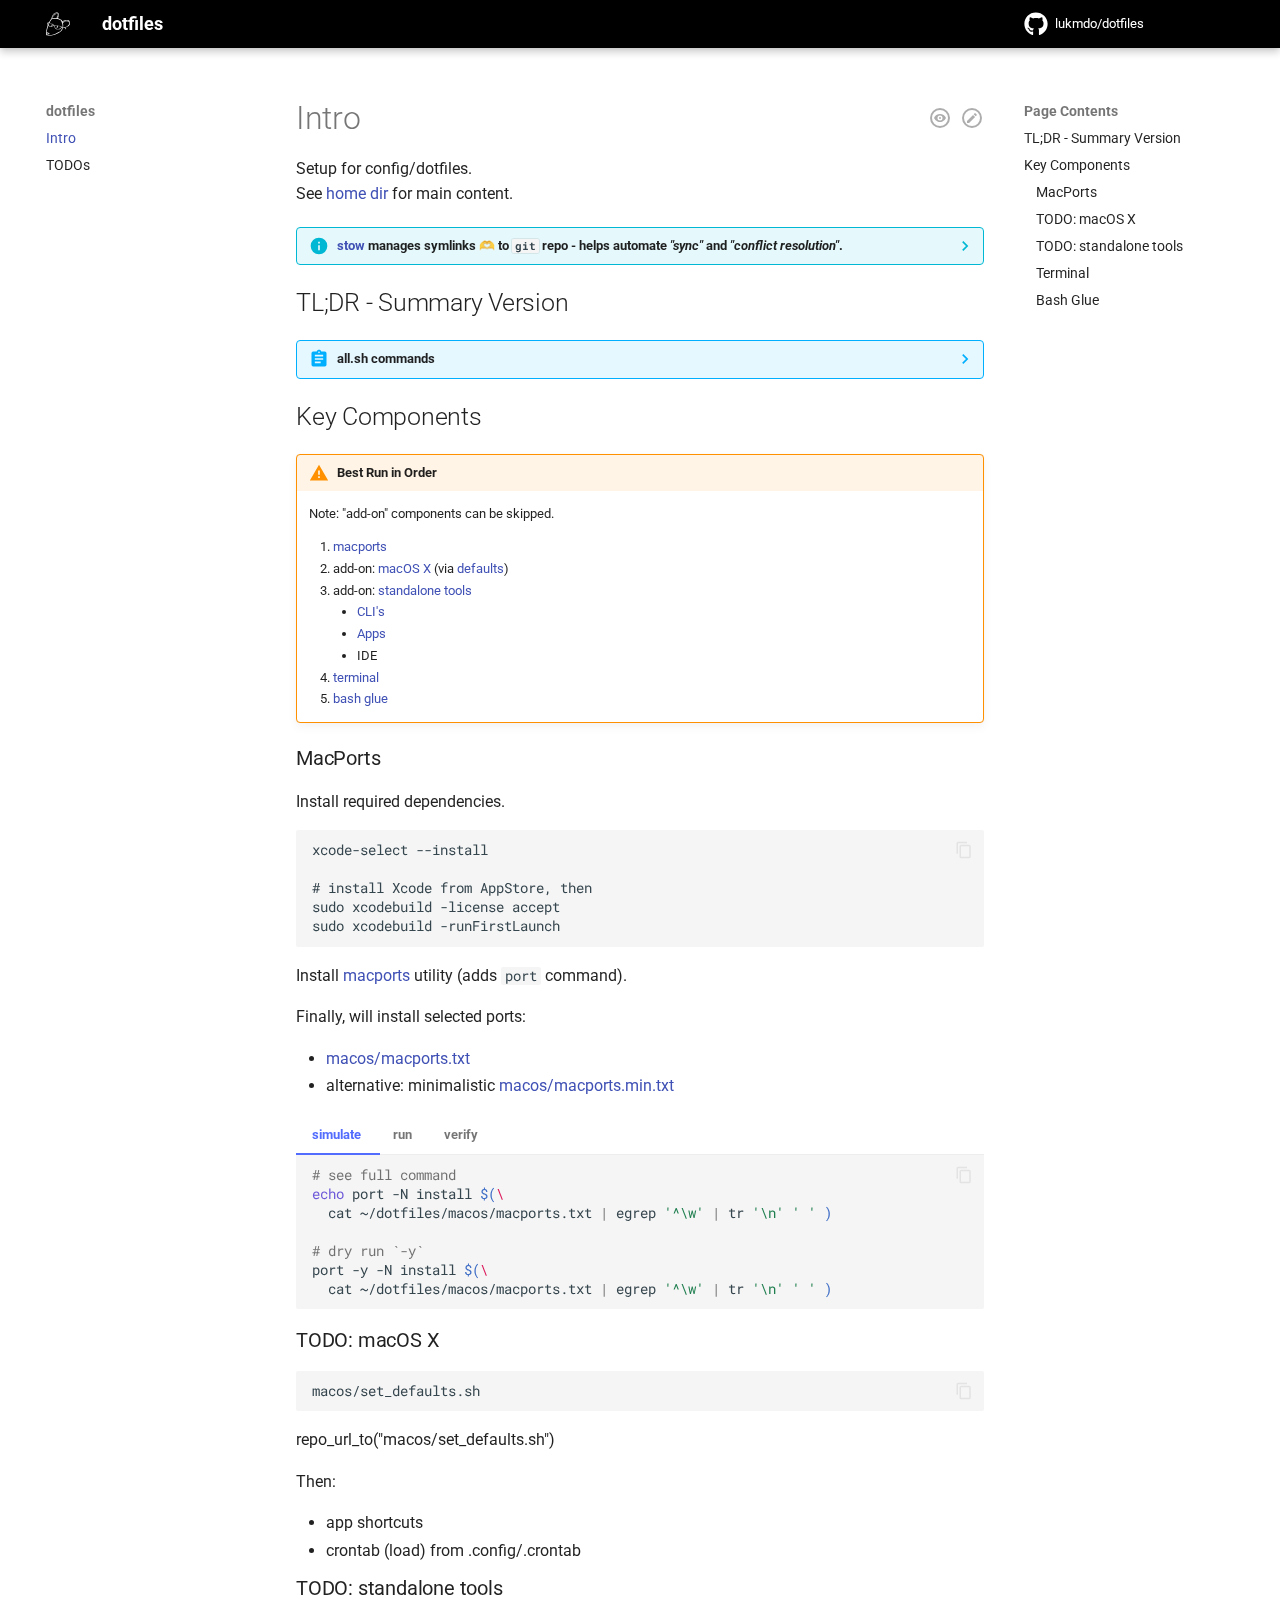
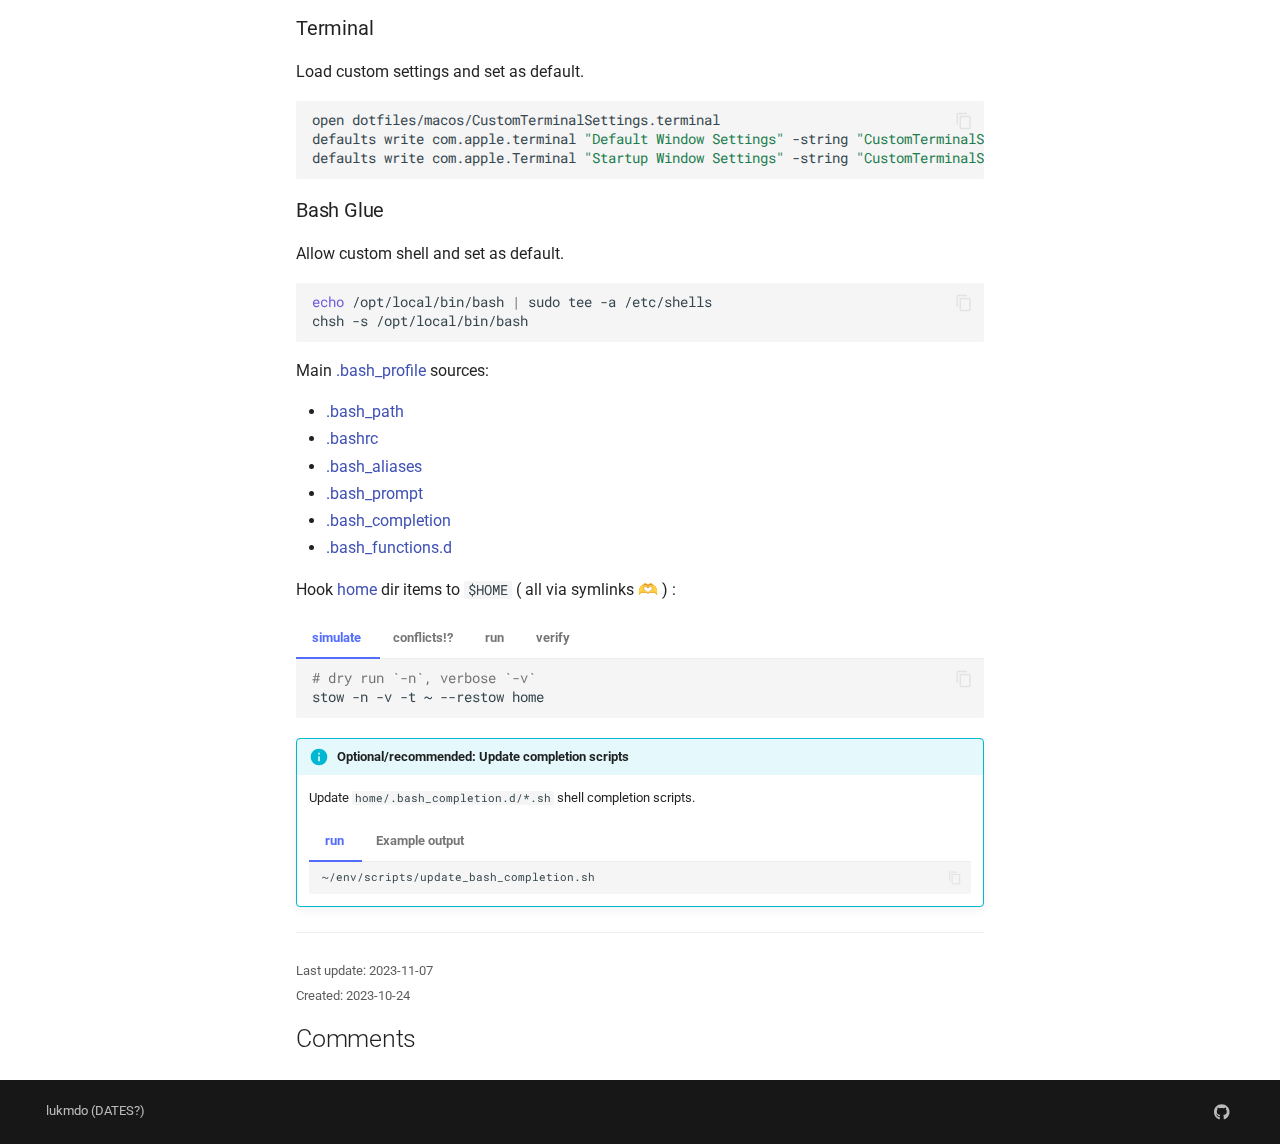
<file: index.html>
<!doctype html>
<html lang="en" class="no-js">
  <head>
    
      <meta charset="utf-8">
      <meta name="viewport" content="width=device-width,initial-scale=1">
      
        <meta name="description" content="TODO-description">
      
      
        <meta name="author" content="lukmdo">
      
      
        <link rel="canonical" href="https://lukmdo.github.io/dotfiles/">
      
      
      
        <link rel="next" href="todo/">
      
      
      <link rel="icon" href="assets/images/favicon.png">
      <meta name="generator" content="mkdocs-1.5.3, mkdocs-material-9.3.2">
    
    
      
        <title>dotfiles</title>
      
    
    
      <link rel="stylesheet" href="assets/stylesheets/main.30068a00.min.css">
      
        
        <link rel="stylesheet" href="assets/stylesheets/palette.85d0ee34.min.css">
      
      

  
  
  
  
  <style>:root{--md-annotation-icon:url('data:image/svg+xml;charset=utf-8,<svg xmlns="http://www.w3.org/2000/svg" viewBox="0 0 24 24"><path d="M22 12a10 10 0 0 1-10 10A10 10 0 0 1 2 12 10 10 0 0 1 12 2a10 10 0 0 1 10 10M6 13h8l-3.5 3.5 1.42 1.42L17.84 12l-5.92-5.92L10.5 7.5 14 11H6v2Z"/></svg>');}</style>


    
    
      
    
    
      
        
        
        <link rel="preconnect" href="https://fonts.gstatic.com" crossorigin>
        <link rel="stylesheet" href="https://fonts.googleapis.com/css?family=Roboto:300,300i,400,400i,700,700i%7CRoboto+Mono:400,400i,700,700i&display=fallback">
        <style>:root{--md-text-font:"Roboto";--md-code-font:"Roboto Mono"}</style>
      
    
    
      <link rel="stylesheet" href="assets/extra.css">
    
    <script>__md_scope=new URL(".",location),__md_hash=e=>[...e].reduce((e,_)=>(e<<5)-e+_.charCodeAt(0),0),__md_get=(e,_=localStorage,t=__md_scope)=>JSON.parse(_.getItem(t.pathname+"."+e)),__md_set=(e,_,t=localStorage,a=__md_scope)=>{try{t.setItem(a.pathname+"."+e,JSON.stringify(_))}catch(e){}}</script>
    
      

    
    
    
  </head>
  
  
    
    
    
    
    
    <body dir="ltr" data-md-color-scheme="default" data-md-color-primary="black" data-md-color-accent="indigo">
  
    
    
    <input class="md-toggle" data-md-toggle="drawer" type="checkbox" id="__drawer" autocomplete="off">
    <input class="md-toggle" data-md-toggle="search" type="checkbox" id="__search" autocomplete="off">
    <label class="md-overlay" for="__drawer"></label>
    <div data-md-component="skip">
      
        
        <a href="#intro" class="md-skip">
          Skip to content
        </a>
      
    </div>
    <div data-md-component="announce">
      
    </div>
    
    
      

  

<header class="md-header md-header--shadow" data-md-component="header">
  <nav class="md-header__inner md-grid" aria-label="Header">
    <a href="." title="dotfiles" class="md-header__button md-logo" aria-label="dotfiles" data-md-component="logo">
      
  
  <svg xmlns="http://www.w3.org/2000/svg" viewBox="0 0 24 24"><path d="M10.325.402c-.242-.013-1.006.34-1.402.544-.897.472-1.14.632-1.806 1.54-.766 1.046-1.084 1.638-1.213 2.181-.383 1.392-.533 2.089-1.148 2.934-.457.344-.546.792-.911 1.305-.234.327-.862 1.43-.863 1.517-.003.163-.05.2-.539.184-.526-.018-.736.039-1.003.299-.24.232-.288.24-.289 1.054 0 .98.229 1.09.574 1.545C1.207 14.798.098 18.578 0 20.885c0 .195.015.706.131 1.741.137.296.337.514.587.671.822.062 1.762.302 3.39.302 1.315 0 3.857-.58 4.06-.635.693-.185 1.771-.76 2.51-1.187.174-.1 1.395-.542 1.856-.89.239-.181 1.461-.872 1.887-1.206.876-.687.96-.835 1.717-1.942.345-.505.497-.644.829-1.455l.01-.703c.262.09 2.184.608 2.41.743.367.219.012.448-.183.677-.14.165.092.323.224.203.192-.174.781-.564.744-.76 0-.134-.315-.328-.807-.572-.446-.221-.416-.218-.256-.265.905-.301 1.406-.437 2.032-.8 1.677-1.042 2.555-1.976 2.761-2.927.198-.876.09-1.52-.273-2.294-.183-.683-.513-.935-1.24-1.237-.848-.353-2.396-.51-3.012-.3-.517.175-1.777.738-2.416 1.057-.346.173-.633.307-.638.297-.156-.254-.32-.506-.463-.79-.252-.5-.37-.659-.624-.777-.133-.062-.385-.175-.684-.385-.496-.344-1.162-.82-2.723-1.243.892-1.545.904-1.74 1.039-2.587.125-.629.168-1.685.039-1.97-.117-.257-.617-.8-.955-.962-.66-.315-1.075-.287-1.627-.287zm.023.564c.172-.001.369.022.622.07.44.085.728.2 1.171.47l.3.182.065.525c.069.564.046.986-.073 1.348-.04.124-.134.424-.207.667-.145.484-.498 1.015-.636 1.236-.03.05-.125-.022-.166.08-.184.466-.4.487-.76.52-.113.01-.889-.046-1.687-.07-.963.028-1.337-.22-2.518.258-.253.096.528-1.41.61-1.56.21-.38 1.327-1.66 1.6-1.762.23-.086.456-.341.656-.532.33-.315.418-.348.765-.415.324-.063 1.066-.29 1.43-.037.225.178.381.537.346.821-.069.566-.149.792-.497 1.31-.824 1.227-.806 1.251-.699 1.313.105.06.085.094.067.161-.056.206.007.163.161.11.315-.11.802-.996 1.119-2.001.192-.611.19-.335.16-1.12-.017-.465-.029-.415-.182-.665-.227-.37-.45-.49-1.22-.49-.83-.002-1.143.033-1.676.515-.603.544-1.083.77-1.949 2.054-.427.461-.92 1.615-1.149 2.427-.029-.005-.043.02-.015-.366.043-.588.185-.988.79-2.225.429-.874.58-1.133.76-1.3.613-.57 1.66-1.217 2.34-1.445.153-.052.3-.078.472-.08zm1.285 6.017c1.406.541 2.34.62 3.442 1.654.68 1.108.9 2.22 1.246 3.435.343 1.06.33 2.738.321 2.97-.414-.157-.826-.197-1.292-.214-.06-.542-1.137-.636-1.531-.825-.512-.228-1.295-.364-2.3-.527-.96-.22-1.753-.111-2.722-.125-.11.1-.19.186-.278.317-.15-.08-.354-.275-.634-.264-.105 0-.117-.018-.08-.28.024-.168.102-.305.017-.383-.221-.204-.167-.218-.201-.316-1.107-.64-3.029-1.611-4.02-1.71.34-.476.195-.52.303-.691.272-.429.968-1.343 1.123-1.694 0-.229.723-.984 1.403-1.503 1.43-.28 3.565-.265 5.203.156zm8.519 1.505c1.605.041 2.166.236 2.697.777.524.55.698.877.698 1.31 0 .354-.278 1.343-.462 1.647-.7 1.152-2.265 2.404-3.6 2.88-.316.111-.478.133-1.096.148-.403.035-.91-.043-1.297-.13.22-2.561.026-2.73-.198-3.771.09-.22.505-.48.422-.611.776-.49 1.325-1.04 1.933-1.228.408-.15.493-.161 1.343-.186.802-.023.944-.014 1.224.075.597.19 1.265.746 1.265 1.053 0 .193.044.242.137.241.22-.002.151-.326.037-.559-.378-.704-.968-.954-1.533-1.081-.143-.03-.6-.099-1.013-.118-.591-.027-.84-.005-1.143.06-.48.102-.898.239-1.302.596-.31.275-.857.591-1.305.805-.106.015-.174-.17-.256-.267 1.053-.807 2.03-1.521 3.449-1.64zM2.718 10.96c-.304.488-.515.842-.524 1.226-.12.301-.227.595-.38.907-.373-.376-.254-1.176-.093-1.517.357-.69.368-.508.997-.616zm.798.111c1.097.336 2.247.64 3.698 1.535.278.167.13.5.024 1.034a1.675 1.675 0 0 1-1.133.607c.431-.434.878-1.195.402-1.714-.118-.156-.15-.181-.358-.166-.284.02-.288-.006-.44.389-.327.385-.492 1.292-.382 1.576-.566-.033-2.077-.152-2.95-.709.094-.243.335-.595.358-.914.119-.241.62-1.665.78-1.638zm2.7 1.709c.167.282-.192 1.135-.417 1.241-.165-.602.167-1.17.416-1.241zm3.534.831c.437 0 1.24.092 2.21.253.836.138.995.177 1.715.414.854.264.798.364 1.087.785.063.09.156.366.205.609.109.533-.402.943-1.44 1.157-.354.073-.673.097-1.23.093-.879-.007-1.19-.044-1.685-.2-.736-.231-1.114-.555-1.519-1.233-.22-.37-.273-.414-.242-.685.064-.562.183-.927.346-1.064.134-.113.203-.129.553-.129zm-1.984.085c.1-.003.586.224.683.29-.142.385-.009 1.322.383 1.777.092.143.318.465.535.68.684.683 1.13.795 2.656.796 1.278.002 1.65-.068 2.285-.272.589-.188.768-.428.837-.595.17-.402.252-.817.211-1.247l1.287.366c-.106.866-.587 1.375-.944 1.821-.266.428-.816 1.23-.971 1.364-.747.643-1.436 1.095-2.928 1.936-.439.248-1.618.706-1.924.859-.312.156-1.417.81-1.569.855a9.49 9.49 0 0 1-1.554.315c-.4.047-1.82.262-2.725.299-.66.014-.84-.054-1.657-.03-.438-.084-1.396-.301-1.396-.301-.285-.457-.359-.807-.439-1.336.664.778 1.063 1.041 1.595 1.041.479 0 .725-.18.92-.18.123 0 .454-.233.437-.385a1.03 1.03 0 0 0-.253-.605c-.23-.147-1.6-.691-1.832-.691-.64 0-.781.05-.85.18.395-2.142.909-4.616 1.67-6.62 1.174.514 3.097.887 4.043.568 1.452-.51 1.12-.685 1.5-.885zm3.817.15c-.168 0-.586.458-.744.815-.159.359-.202.911-.083 1.055.098.118.503.12.707-.004.398-.243.779-1.096.682-1.538-.035-.16-.33-.328-.562-.328zm.026.39c.148.178-.04.659-.213.85-.204.216-.406.247-.348.058.14-.353.456-.914.561-.908zM2.68 21.462c.156.049.353.27.315.33-.638.036-.998-.008-1.051-.012-.217-.017-.917-.32-.897-.657.027-.395 1.32.31 1.633.339z"/></svg>

    </a>
    <label class="md-header__button md-icon" for="__drawer">
      
      <svg xmlns="http://www.w3.org/2000/svg" viewBox="0 0 24 24"><path d="M3 6h18v2H3V6m0 5h18v2H3v-2m0 5h18v2H3v-2Z"/></svg>
    </label>
    <div class="md-header__title" data-md-component="header-title">
      <div class="md-header__ellipsis">
        <div class="md-header__topic">
          <span class="md-ellipsis">
            dotfiles
          </span>
        </div>
        <div class="md-header__topic" data-md-component="header-topic">
          <span class="md-ellipsis">
            
              Intro
            
          </span>
        </div>
      </div>
    </div>
    
      
    
    
    
    
      <div class="md-header__source">
        <a href="https://github.com/lukmdo/dotfiles" title="Go to repository" class="md-source" data-md-component="source">
  <div class="md-source__icon md-icon">
    
    <svg xmlns="http://www.w3.org/2000/svg" viewBox="0 0 496 512"><!--! Font Awesome Free 6.4.2 by @fontawesome - https://fontawesome.com License - https://fontawesome.com/license/free (Icons: CC BY 4.0, Fonts: SIL OFL 1.1, Code: MIT License) Copyright 2023 Fonticons, Inc.--><path d="M165.9 397.4c0 2-2.3 3.6-5.2 3.6-3.3.3-5.6-1.3-5.6-3.6 0-2 2.3-3.6 5.2-3.6 3-.3 5.6 1.3 5.6 3.6zm-31.1-4.5c-.7 2 1.3 4.3 4.3 4.9 2.6 1 5.6 0 6.2-2s-1.3-4.3-4.3-5.2c-2.6-.7-5.5.3-6.2 2.3zm44.2-1.7c-2.9.7-4.9 2.6-4.6 4.9.3 2 2.9 3.3 5.9 2.6 2.9-.7 4.9-2.6 4.6-4.6-.3-1.9-3-3.2-5.9-2.9zM244.8 8C106.1 8 0 113.3 0 252c0 110.9 69.8 205.8 169.5 239.2 12.8 2.3 17.3-5.6 17.3-12.1 0-6.2-.3-40.4-.3-61.4 0 0-70 15-84.7-29.8 0 0-11.4-29.1-27.8-36.6 0 0-22.9-15.7 1.6-15.4 0 0 24.9 2 38.6 25.8 21.9 38.6 58.6 27.5 72.9 20.9 2.3-16 8.8-27.1 16-33.7-55.9-6.2-112.3-14.3-112.3-110.5 0-27.5 7.6-41.3 23.6-58.9-2.6-6.5-11.1-33.3 2.6-67.9 20.9-6.5 69 27 69 27 20-5.6 41.5-8.5 62.8-8.5s42.8 2.9 62.8 8.5c0 0 48.1-33.6 69-27 13.7 34.7 5.2 61.4 2.6 67.9 16 17.7 25.8 31.5 25.8 58.9 0 96.5-58.9 104.2-114.8 110.5 9.2 7.9 17 22.9 17 46.4 0 33.7-.3 75.4-.3 83.6 0 6.5 4.6 14.4 17.3 12.1C428.2 457.8 496 362.9 496 252 496 113.3 383.5 8 244.8 8zM97.2 352.9c-1.3 1-1 3.3.7 5.2 1.6 1.6 3.9 2.3 5.2 1 1.3-1 1-3.3-.7-5.2-1.6-1.6-3.9-2.3-5.2-1zm-10.8-8.1c-.7 1.3.3 2.9 2.3 3.9 1.6 1 3.6.7 4.3-.7.7-1.3-.3-2.9-2.3-3.9-2-.6-3.6-.3-4.3.7zm32.4 35.6c-1.6 1.3-1 4.3 1.3 6.2 2.3 2.3 5.2 2.6 6.5 1 1.3-1.3.7-4.3-1.3-6.2-2.2-2.3-5.2-2.6-6.5-1zm-11.4-14.7c-1.6 1-1.6 3.6 0 5.9 1.6 2.3 4.3 3.3 5.6 2.3 1.6-1.3 1.6-3.9 0-6.2-1.4-2.3-4-3.3-5.6-2z"/></svg>
  </div>
  <div class="md-source__repository">
    lukmdo/dotfiles
  </div>
</a>
      </div>
    
  </nav>
  
</header>
    
    <div class="md-container" data-md-component="container">
      
      
        
          
        
      
      <main class="md-main" data-md-component="main">
        <div class="md-main__inner md-grid">
          
            
              
              <div class="md-sidebar md-sidebar--primary" data-md-component="sidebar" data-md-type="navigation" >
                <div class="md-sidebar__scrollwrap">
                  <div class="md-sidebar__inner">
                    



<nav class="md-nav md-nav--primary" aria-label="Navigation" data-md-level="0">
  <label class="md-nav__title" for="__drawer">
    <a href="." title="dotfiles" class="md-nav__button md-logo" aria-label="dotfiles" data-md-component="logo">
      
  
  <svg xmlns="http://www.w3.org/2000/svg" viewBox="0 0 24 24"><path d="M10.325.402c-.242-.013-1.006.34-1.402.544-.897.472-1.14.632-1.806 1.54-.766 1.046-1.084 1.638-1.213 2.181-.383 1.392-.533 2.089-1.148 2.934-.457.344-.546.792-.911 1.305-.234.327-.862 1.43-.863 1.517-.003.163-.05.2-.539.184-.526-.018-.736.039-1.003.299-.24.232-.288.24-.289 1.054 0 .98.229 1.09.574 1.545C1.207 14.798.098 18.578 0 20.885c0 .195.015.706.131 1.741.137.296.337.514.587.671.822.062 1.762.302 3.39.302 1.315 0 3.857-.58 4.06-.635.693-.185 1.771-.76 2.51-1.187.174-.1 1.395-.542 1.856-.89.239-.181 1.461-.872 1.887-1.206.876-.687.96-.835 1.717-1.942.345-.505.497-.644.829-1.455l.01-.703c.262.09 2.184.608 2.41.743.367.219.012.448-.183.677-.14.165.092.323.224.203.192-.174.781-.564.744-.76 0-.134-.315-.328-.807-.572-.446-.221-.416-.218-.256-.265.905-.301 1.406-.437 2.032-.8 1.677-1.042 2.555-1.976 2.761-2.927.198-.876.09-1.52-.273-2.294-.183-.683-.513-.935-1.24-1.237-.848-.353-2.396-.51-3.012-.3-.517.175-1.777.738-2.416 1.057-.346.173-.633.307-.638.297-.156-.254-.32-.506-.463-.79-.252-.5-.37-.659-.624-.777-.133-.062-.385-.175-.684-.385-.496-.344-1.162-.82-2.723-1.243.892-1.545.904-1.74 1.039-2.587.125-.629.168-1.685.039-1.97-.117-.257-.617-.8-.955-.962-.66-.315-1.075-.287-1.627-.287zm.023.564c.172-.001.369.022.622.07.44.085.728.2 1.171.47l.3.182.065.525c.069.564.046.986-.073 1.348-.04.124-.134.424-.207.667-.145.484-.498 1.015-.636 1.236-.03.05-.125-.022-.166.08-.184.466-.4.487-.76.52-.113.01-.889-.046-1.687-.07-.963.028-1.337-.22-2.518.258-.253.096.528-1.41.61-1.56.21-.38 1.327-1.66 1.6-1.762.23-.086.456-.341.656-.532.33-.315.418-.348.765-.415.324-.063 1.066-.29 1.43-.037.225.178.381.537.346.821-.069.566-.149.792-.497 1.31-.824 1.227-.806 1.251-.699 1.313.105.06.085.094.067.161-.056.206.007.163.161.11.315-.11.802-.996 1.119-2.001.192-.611.19-.335.16-1.12-.017-.465-.029-.415-.182-.665-.227-.37-.45-.49-1.22-.49-.83-.002-1.143.033-1.676.515-.603.544-1.083.77-1.949 2.054-.427.461-.92 1.615-1.149 2.427-.029-.005-.043.02-.015-.366.043-.588.185-.988.79-2.225.429-.874.58-1.133.76-1.3.613-.57 1.66-1.217 2.34-1.445.153-.052.3-.078.472-.08zm1.285 6.017c1.406.541 2.34.62 3.442 1.654.68 1.108.9 2.22 1.246 3.435.343 1.06.33 2.738.321 2.97-.414-.157-.826-.197-1.292-.214-.06-.542-1.137-.636-1.531-.825-.512-.228-1.295-.364-2.3-.527-.96-.22-1.753-.111-2.722-.125-.11.1-.19.186-.278.317-.15-.08-.354-.275-.634-.264-.105 0-.117-.018-.08-.28.024-.168.102-.305.017-.383-.221-.204-.167-.218-.201-.316-1.107-.64-3.029-1.611-4.02-1.71.34-.476.195-.52.303-.691.272-.429.968-1.343 1.123-1.694 0-.229.723-.984 1.403-1.503 1.43-.28 3.565-.265 5.203.156zm8.519 1.505c1.605.041 2.166.236 2.697.777.524.55.698.877.698 1.31 0 .354-.278 1.343-.462 1.647-.7 1.152-2.265 2.404-3.6 2.88-.316.111-.478.133-1.096.148-.403.035-.91-.043-1.297-.13.22-2.561.026-2.73-.198-3.771.09-.22.505-.48.422-.611.776-.49 1.325-1.04 1.933-1.228.408-.15.493-.161 1.343-.186.802-.023.944-.014 1.224.075.597.19 1.265.746 1.265 1.053 0 .193.044.242.137.241.22-.002.151-.326.037-.559-.378-.704-.968-.954-1.533-1.081-.143-.03-.6-.099-1.013-.118-.591-.027-.84-.005-1.143.06-.48.102-.898.239-1.302.596-.31.275-.857.591-1.305.805-.106.015-.174-.17-.256-.267 1.053-.807 2.03-1.521 3.449-1.64zM2.718 10.96c-.304.488-.515.842-.524 1.226-.12.301-.227.595-.38.907-.373-.376-.254-1.176-.093-1.517.357-.69.368-.508.997-.616zm.798.111c1.097.336 2.247.64 3.698 1.535.278.167.13.5.024 1.034a1.675 1.675 0 0 1-1.133.607c.431-.434.878-1.195.402-1.714-.118-.156-.15-.181-.358-.166-.284.02-.288-.006-.44.389-.327.385-.492 1.292-.382 1.576-.566-.033-2.077-.152-2.95-.709.094-.243.335-.595.358-.914.119-.241.62-1.665.78-1.638zm2.7 1.709c.167.282-.192 1.135-.417 1.241-.165-.602.167-1.17.416-1.241zm3.534.831c.437 0 1.24.092 2.21.253.836.138.995.177 1.715.414.854.264.798.364 1.087.785.063.09.156.366.205.609.109.533-.402.943-1.44 1.157-.354.073-.673.097-1.23.093-.879-.007-1.19-.044-1.685-.2-.736-.231-1.114-.555-1.519-1.233-.22-.37-.273-.414-.242-.685.064-.562.183-.927.346-1.064.134-.113.203-.129.553-.129zm-1.984.085c.1-.003.586.224.683.29-.142.385-.009 1.322.383 1.777.092.143.318.465.535.68.684.683 1.13.795 2.656.796 1.278.002 1.65-.068 2.285-.272.589-.188.768-.428.837-.595.17-.402.252-.817.211-1.247l1.287.366c-.106.866-.587 1.375-.944 1.821-.266.428-.816 1.23-.971 1.364-.747.643-1.436 1.095-2.928 1.936-.439.248-1.618.706-1.924.859-.312.156-1.417.81-1.569.855a9.49 9.49 0 0 1-1.554.315c-.4.047-1.82.262-2.725.299-.66.014-.84-.054-1.657-.03-.438-.084-1.396-.301-1.396-.301-.285-.457-.359-.807-.439-1.336.664.778 1.063 1.041 1.595 1.041.479 0 .725-.18.92-.18.123 0 .454-.233.437-.385a1.03 1.03 0 0 0-.253-.605c-.23-.147-1.6-.691-1.832-.691-.64 0-.781.05-.85.18.395-2.142.909-4.616 1.67-6.62 1.174.514 3.097.887 4.043.568 1.452-.51 1.12-.685 1.5-.885zm3.817.15c-.168 0-.586.458-.744.815-.159.359-.202.911-.083 1.055.098.118.503.12.707-.004.398-.243.779-1.096.682-1.538-.035-.16-.33-.328-.562-.328zm.026.39c.148.178-.04.659-.213.85-.204.216-.406.247-.348.058.14-.353.456-.914.561-.908zM2.68 21.462c.156.049.353.27.315.33-.638.036-.998-.008-1.051-.012-.217-.017-.917-.32-.897-.657.027-.395 1.32.31 1.633.339z"/></svg>

    </a>
    dotfiles
  </label>
  
    <div class="md-nav__source">
      <a href="https://github.com/lukmdo/dotfiles" title="Go to repository" class="md-source" data-md-component="source">
  <div class="md-source__icon md-icon">
    
    <svg xmlns="http://www.w3.org/2000/svg" viewBox="0 0 496 512"><!--! Font Awesome Free 6.4.2 by @fontawesome - https://fontawesome.com License - https://fontawesome.com/license/free (Icons: CC BY 4.0, Fonts: SIL OFL 1.1, Code: MIT License) Copyright 2023 Fonticons, Inc.--><path d="M165.9 397.4c0 2-2.3 3.6-5.2 3.6-3.3.3-5.6-1.3-5.6-3.6 0-2 2.3-3.6 5.2-3.6 3-.3 5.6 1.3 5.6 3.6zm-31.1-4.5c-.7 2 1.3 4.3 4.3 4.9 2.6 1 5.6 0 6.2-2s-1.3-4.3-4.3-5.2c-2.6-.7-5.5.3-6.2 2.3zm44.2-1.7c-2.9.7-4.9 2.6-4.6 4.9.3 2 2.9 3.3 5.9 2.6 2.9-.7 4.9-2.6 4.6-4.6-.3-1.9-3-3.2-5.9-2.9zM244.8 8C106.1 8 0 113.3 0 252c0 110.9 69.8 205.8 169.5 239.2 12.8 2.3 17.3-5.6 17.3-12.1 0-6.2-.3-40.4-.3-61.4 0 0-70 15-84.7-29.8 0 0-11.4-29.1-27.8-36.6 0 0-22.9-15.7 1.6-15.4 0 0 24.9 2 38.6 25.8 21.9 38.6 58.6 27.5 72.9 20.9 2.3-16 8.8-27.1 16-33.7-55.9-6.2-112.3-14.3-112.3-110.5 0-27.5 7.6-41.3 23.6-58.9-2.6-6.5-11.1-33.3 2.6-67.9 20.9-6.5 69 27 69 27 20-5.6 41.5-8.5 62.8-8.5s42.8 2.9 62.8 8.5c0 0 48.1-33.6 69-27 13.7 34.7 5.2 61.4 2.6 67.9 16 17.7 25.8 31.5 25.8 58.9 0 96.5-58.9 104.2-114.8 110.5 9.2 7.9 17 22.9 17 46.4 0 33.7-.3 75.4-.3 83.6 0 6.5 4.6 14.4 17.3 12.1C428.2 457.8 496 362.9 496 252 496 113.3 383.5 8 244.8 8zM97.2 352.9c-1.3 1-1 3.3.7 5.2 1.6 1.6 3.9 2.3 5.2 1 1.3-1 1-3.3-.7-5.2-1.6-1.6-3.9-2.3-5.2-1zm-10.8-8.1c-.7 1.3.3 2.9 2.3 3.9 1.6 1 3.6.7 4.3-.7.7-1.3-.3-2.9-2.3-3.9-2-.6-3.6-.3-4.3.7zm32.4 35.6c-1.6 1.3-1 4.3 1.3 6.2 2.3 2.3 5.2 2.6 6.5 1 1.3-1.3.7-4.3-1.3-6.2-2.2-2.3-5.2-2.6-6.5-1zm-11.4-14.7c-1.6 1-1.6 3.6 0 5.9 1.6 2.3 4.3 3.3 5.6 2.3 1.6-1.3 1.6-3.9 0-6.2-1.4-2.3-4-3.3-5.6-2z"/></svg>
  </div>
  <div class="md-source__repository">
    lukmdo/dotfiles
  </div>
</a>
    </div>
  
  <ul class="md-nav__list" data-md-scrollfix>
    
      
      
  
  
    
  
  
    <li class="md-nav__item md-nav__item--active">
      
      <input class="md-nav__toggle md-toggle" type="checkbox" id="__toc">
      
      
        
      
      
        <label class="md-nav__link md-nav__link--active" for="__toc">
          
  
  <span class="md-ellipsis">
    Intro
  </span>
  

          <span class="md-nav__icon md-icon"></span>
        </label>
      
      <a href="." class="md-nav__link md-nav__link--active">
        
  
  <span class="md-ellipsis">
    Intro
  </span>
  

      </a>
      
        

  

<nav class="md-nav md-nav--secondary" aria-label="Page Contents">
  
  
  
    
  
  
    <label class="md-nav__title" for="__toc">
      <span class="md-nav__icon md-icon"></span>
      Page Contents
    </label>
    <ul class="md-nav__list" data-md-component="toc" data-md-scrollfix>
      
        <li class="md-nav__item">
  <a href="#tldr-summary-version" class="md-nav__link">
    TL;DR - Summary Version
  </a>
  
</li>
      
        <li class="md-nav__item">
  <a href="#key-components" class="md-nav__link">
    Key Components
  </a>
  
    <nav class="md-nav" aria-label="Key Components">
      <ul class="md-nav__list">
        
          <li class="md-nav__item">
  <a href="#macports" class="md-nav__link">
    MacPorts
  </a>
  
</li>
        
          <li class="md-nav__item">
  <a href="#todo-macos-x" class="md-nav__link">
    TODO: macOS X
  </a>
  
</li>
        
          <li class="md-nav__item">
  <a href="#todo-standalone-tools" class="md-nav__link">
    TODO: standalone tools
  </a>
  
</li>
        
          <li class="md-nav__item">
  <a href="#terminal" class="md-nav__link">
    Terminal
  </a>
  
</li>
        
          <li class="md-nav__item">
  <a href="#bash-glue" class="md-nav__link">
    Bash Glue
  </a>
  
</li>
        
      </ul>
    </nav>
  
</li>
      
    </ul>
  
</nav>
      
    </li>
  

    
      
      
  
  
  
    <li class="md-nav__item">
      <a href="todo/" class="md-nav__link">
        
  
  <span class="md-ellipsis">
    TODOs
  </span>
  

      </a>
    </li>
  

    
  </ul>
</nav>
                  </div>
                </div>
              </div>
            
            
              
              <div class="md-sidebar md-sidebar--secondary" data-md-component="sidebar" data-md-type="toc" >
                <div class="md-sidebar__scrollwrap">
                  <div class="md-sidebar__inner">
                    

  

<nav class="md-nav md-nav--secondary" aria-label="Page Contents">
  
  
  
    
  
  
    <label class="md-nav__title" for="__toc">
      <span class="md-nav__icon md-icon"></span>
      Page Contents
    </label>
    <ul class="md-nav__list" data-md-component="toc" data-md-scrollfix>
      
        <li class="md-nav__item">
  <a href="#tldr-summary-version" class="md-nav__link">
    TL;DR - Summary Version
  </a>
  
</li>
      
        <li class="md-nav__item">
  <a href="#key-components" class="md-nav__link">
    Key Components
  </a>
  
    <nav class="md-nav" aria-label="Key Components">
      <ul class="md-nav__list">
        
          <li class="md-nav__item">
  <a href="#macports" class="md-nav__link">
    MacPorts
  </a>
  
</li>
        
          <li class="md-nav__item">
  <a href="#todo-macos-x" class="md-nav__link">
    TODO: macOS X
  </a>
  
</li>
        
          <li class="md-nav__item">
  <a href="#todo-standalone-tools" class="md-nav__link">
    TODO: standalone tools
  </a>
  
</li>
        
          <li class="md-nav__item">
  <a href="#terminal" class="md-nav__link">
    Terminal
  </a>
  
</li>
        
          <li class="md-nav__item">
  <a href="#bash-glue" class="md-nav__link">
    Bash Glue
  </a>
  
</li>
        
      </ul>
    </nav>
  
</li>
      
    </ul>
  
</nav>
                  </div>
                </div>
              </div>
            
          
          
            <div class="md-content" data-md-component="content">
              <article class="md-content__inner md-typeset">
                
                  

  
    <a href="https://github.com/lukmdo/dotfiles/edit/master/docs/pages/index.md" title="Edit this page" class="md-content__button md-icon">
      
      <svg xmlns="http://www.w3.org/2000/svg" viewBox="0 0 24 24"><path d="m7 14.94 6.06-6.06 2.06 2.06L9.06 17H7v-2.06M12 20a8 8 0 0 0 8-8 8 8 0 0 0-8-8 8 8 0 0 0-8 8 8 8 0 0 0 8 8m4.7-10.65-1 1-2.05-2.05 1-1c.21-.22.56-.22.77 0l1.28 1.28c.22.21.22.56 0 .77M12 2a10 10 0 0 1 10 10 10 10 0 0 1-10 10A10 10 0 0 1 2 12 10 10 0 0 1 12 2"/></svg>
    </a>
  
  
    
      
    
    <a href="https://github.com/lukmdo/dotfiles/raw/master/docs/pages/index.md" title="View source of this page" class="md-content__button md-icon">
      
      <svg xmlns="http://www.w3.org/2000/svg" viewBox="0 0 24 24"><path d="M12 22A10 10 0 0 1 2 12 10 10 0 0 1 12 2a10 10 0 0 1 10 10 10 10 0 0 1-10 10m0-2a8 8 0 0 0 8-8 8 8 0 0 0-8-8 8 8 0 0 0-8 8 8 8 0 0 0 8 8m0-9a1 1 0 0 1 1 1 1 1 0 0 1-1 1 1 1 0 0 1-1-1 1 1 0 0 1 1-1m0-3c2.63 0 5 1.57 6 4a6.505 6.505 0 0 1-8.5 3.5A6.52 6.52 0 0 1 6 12c1-2.43 3.37-4 6-4m0 1.5A2.5 2.5 0 0 0 9.5 12a2.5 2.5 0 0 0 2.5 2.5 2.5 2.5 0 0 0 2.5-2.5A2.5 2.5 0 0 0 12 9.5"/></svg>
    </a>
  


<h1 id="intro">Intro<a class="headerlink" href="#intro" title="Permanent link">&para;</a></h1>
<p>Setup for config/dotfiles.<br/>
See <a href="https://github.com/lukmdo/dotfiles/blob/master/home">home dir</a> for main content.</p>
<details class="- info">
<summary><a href="https://www.gnu.org/software/stow/">stow</a> manages symlinks 🫶 to <code>git</code> repo - helps automate <em>"sync"</em> and <em>"conflict resolution"</em>.</summary>
<p><a href="https://www.gnu.org/software/stow/">stow (GNU Stow)</a></p>
<p>SYNOPSIS:</p>
<div class="language-text highlight"><pre><span></span><code>stow [OPTION ...] [-D|-S|-R] PACKAGE ...
</code></pre></div>
<p>OPTIONS:</p>
<div class="language-text highlight"><pre><span></span><code>-d DIR, --dir=DIR     Set stow dir to DIR (default is current dir)
-t DIR, --target=DIR  Set target to DIR (default is parent of stow dir)

-S, --stow            Stow the package names that follow this option
-D, --delete          Unstow the package names that follow this option
-R, --restow          Restow (like stow -D followed by stow -S)

--ignore=REGEX        Ignore files ending in this Perl regex
--defer=REGEX         Don&#39;t stow files beginning with this Perl regex
                      if the file is already stowed to another package
--override=REGEX      Force stowing files beginning with this Perl regex
                      if the file is already stowed to another package
--adopt               (Use with care!)  Import existing files into stow package
                      from target.  Please read docs before using.
-p, --compat          Use legacy algorithm for unstowing

-n, --no, --simulate  Do not actually make any filesystem changes
-v, --verbose[=N]     Increase verbosity (levels are from 0 to 5;
                        -v or --verbose adds 1; --verbose=N sets level)
-V, --version         Show stow version number
-h, --help            Show this help
</code></pre></div>
</details>
<h2 id="tldr-summary-version">TL;DR - Summary Version<a class="headerlink" href="#tldr-summary-version" title="Permanent link">&para;</a></h2>
<details class="abstract">
<summary>all.sh commands</summary>
<div class="language-shell highlight"><pre><span></span><code><span id="__span-0-1"><a id="__codelineno-0-1" name="__codelineno-0-1" href="#__codelineno-0-1"></a>git<span class="w"> </span>clone<span class="w"> </span>git@github.com:lukmdo/dotfiles.git
</span><span id="__span-0-2"><a id="__codelineno-0-2" name="__codelineno-0-2" href="#__codelineno-0-2"></a><span class="nb">cd</span><span class="w"> </span>dotfiles
</span><span id="__span-0-3"><a id="__codelineno-0-3" name="__codelineno-0-3" href="#__codelineno-0-3"></a>
</span><span id="__span-0-4"><a id="__codelineno-0-4" name="__codelineno-0-4" href="#__codelineno-0-4"></a><span class="c1">## MacPorts</span>
</span><span id="__span-0-5"><a id="__codelineno-0-5" name="__codelineno-0-5" href="#__codelineno-0-5"></a>xcode-select<span class="w"> </span>--install
</span><span id="__span-0-6"><a id="__codelineno-0-6" name="__codelineno-0-6" href="#__codelineno-0-6"></a><span class="c1"># install Xcode from AppStore, then</span>
</span><span id="__span-0-7"><a id="__codelineno-0-7" name="__codelineno-0-7" href="#__codelineno-0-7"></a>sudo<span class="w"> </span>xcodebuild<span class="w"> </span>-license<span class="w"> </span>accept
</span><span id="__span-0-8"><a id="__codelineno-0-8" name="__codelineno-0-8" href="#__codelineno-0-8"></a>sudo<span class="w"> </span>xcodebuild<span class="w"> </span>-runFirstLaunch
</span><span id="__span-0-9"><a id="__codelineno-0-9" name="__codelineno-0-9" href="#__codelineno-0-9"></a>sudo<span class="w"> </span>port<span class="w"> </span>selfupdate
</span><span id="__span-0-10"><a id="__codelineno-0-10" name="__codelineno-0-10" href="#__codelineno-0-10"></a>sudo<span class="w"> </span>port<span class="w"> </span>-N<span class="w"> </span>install<span class="w"> </span><span class="k">$(</span><span class="se">\</span>
</span><span id="__span-0-11"><a id="__codelineno-0-11" name="__codelineno-0-11" href="#__codelineno-0-11"></a><span class="w">  </span>cat<span class="w"> </span>macos/macports.txt<span class="w"> </span><span class="p">|</span><span class="w"> </span>egrep<span class="w"> </span><span class="s1">&#39;^\w&#39;</span><span class="w"> </span><span class="p">|</span><span class="w"> </span>tr<span class="w"> </span><span class="s1">&#39;\n&#39;</span><span class="w"> </span><span class="s1">&#39; &#39;</span><span class="w"> </span><span class="k">)</span>
</span><span id="__span-0-12"><a id="__codelineno-0-12" name="__codelineno-0-12" href="#__codelineno-0-12"></a>
</span><span id="__span-0-13"><a id="__codelineno-0-13" name="__codelineno-0-13" href="#__codelineno-0-13"></a><span class="c1">## Terminal</span>
</span><span id="__span-0-14"><a id="__codelineno-0-14" name="__codelineno-0-14" href="#__codelineno-0-14"></a>open<span class="w"> </span>macos/CustomTerminalSettings.terminal
</span><span id="__span-0-15"><a id="__codelineno-0-15" name="__codelineno-0-15" href="#__codelineno-0-15"></a>defaults<span class="w"> </span>write<span class="w"> </span>com.apple.terminal<span class="w"> </span><span class="s2">&quot;Default Window Settings&quot;</span><span class="w"> </span>-string<span class="w"> </span><span class="s2">&quot;CustomTerminalSettings&quot;</span>
</span><span id="__span-0-16"><a id="__codelineno-0-16" name="__codelineno-0-16" href="#__codelineno-0-16"></a>defaults<span class="w"> </span>write<span class="w"> </span>com.apple.Terminal<span class="w"> </span><span class="s2">&quot;Startup Window Settings&quot;</span><span class="w"> </span>-string<span class="w"> </span><span class="s2">&quot;CustomTerminalSettings&quot;</span>
</span><span id="__span-0-17"><a id="__codelineno-0-17" name="__codelineno-0-17" href="#__codelineno-0-17"></a>
</span><span id="__span-0-18"><a id="__codelineno-0-18" name="__codelineno-0-18" href="#__codelineno-0-18"></a><span class="c1">## MacOS defaults</span>
</span><span id="__span-0-19"><a id="__codelineno-0-19" name="__codelineno-0-19" href="#__codelineno-0-19"></a>macos/set_defaults.sh
</span><span id="__span-0-20"><a id="__codelineno-0-20" name="__codelineno-0-20" href="#__codelineno-0-20"></a>
</span><span id="__span-0-21"><a id="__codelineno-0-21" name="__codelineno-0-21" href="#__codelineno-0-21"></a><span class="c1">## Bash</span>
</span><span id="__span-0-22"><a id="__codelineno-0-22" name="__codelineno-0-22" href="#__codelineno-0-22"></a><span class="nb">echo</span><span class="w"> </span>/opt/local/bin/bash<span class="w"> </span><span class="p">|</span><span class="w"> </span>sudo<span class="w"> </span>tee<span class="w"> </span>-a<span class="w"> </span>/etc/shells
</span><span id="__span-0-23"><a id="__codelineno-0-23" name="__codelineno-0-23" href="#__codelineno-0-23"></a>chsh<span class="w"> </span>-s<span class="w"> </span>/opt/local/bin/bash
</span><span id="__span-0-24"><a id="__codelineno-0-24" name="__codelineno-0-24" href="#__codelineno-0-24"></a>stow<span class="w"> </span>-t<span class="w"> </span>~<span class="w"> </span>--restow<span class="w"> </span>home
</span><span id="__span-0-25"><a id="__codelineno-0-25" name="__codelineno-0-25" href="#__codelineno-0-25"></a>~/env/scripts/update_bash_completion.sh
</span></code></pre></div>
</details>
<h2 id="key-components">Key Components<a class="headerlink" href="#key-components" title="Permanent link">&para;</a></h2>
<!-- idea: add tree diagram ? -->

<div class="admonition warning">
<p class="admonition-title">Best Run in Order</p>
<p>Note: "add-on" components can be skipped.</p>
<ol>
<li><a href="#macports">macports</a></li>
<li>add-on: <a href="#todo-macos-x">macOS X</a> (via <a href="">defaults</a>)</li>
<li>add-on: <a href="#todo-standalone-tools">standalone tools</a><ul>
<li><a href="">CLI's</a></li>
<li><a href="">Apps</a></li>
<li>IDE</li>
</ul>
</li>
<li><a href="#todo-terminal">terminal</a></li>
<li><a href="#bash-glue">bash glue</a></li>
</ol>
</div>
<h3 id="macports">MacPorts<a class="headerlink" href="#macports" title="Permanent link">&para;</a></h3>
<p>Install required dependencies.
<div class="language-text highlight"><pre><span></span><code><span id="__span-1-1"><a id="__codelineno-1-1" name="__codelineno-1-1" href="#__codelineno-1-1"></a>xcode-select --install
</span><span id="__span-1-2"><a id="__codelineno-1-2" name="__codelineno-1-2" href="#__codelineno-1-2"></a>
</span><span id="__span-1-3"><a id="__codelineno-1-3" name="__codelineno-1-3" href="#__codelineno-1-3"></a># install Xcode from AppStore, then
</span><span id="__span-1-4"><a id="__codelineno-1-4" name="__codelineno-1-4" href="#__codelineno-1-4"></a>sudo xcodebuild -license accept
</span><span id="__span-1-5"><a id="__codelineno-1-5" name="__codelineno-1-5" href="#__codelineno-1-5"></a>sudo xcodebuild -runFirstLaunch
</span></code></pre></div></p>
<p>Install <a href="https://www.macports.org/install.php">macports</a> utility (adds <code>port</code> command).</p>
<p>Finally, will install selected ports:</p>
<ul>
<li><a href="">macos/macports.txt</a></li>
<li>alternative: minimalistic <a href="">macos/macports.min.txt</a></li>
</ul>
<div class="tabbed-set tabbed-alternate" data-tabs="1:3"><input checked="checked" id="__tabbed_1_1" name="__tabbed_1" type="radio" /><input id="__tabbed_1_2" name="__tabbed_1" type="radio" /><input id="__tabbed_1_3" name="__tabbed_1" type="radio" /><div class="tabbed-labels"><label for="__tabbed_1_1">simulate</label><label for="__tabbed_1_2">run</label><label for="__tabbed_1_3">verify</label></div>
<div class="tabbed-content">
<div class="tabbed-block">
<div class="language-sh highlight"><pre><span></span><code><span id="__span-2-1"><a id="__codelineno-2-1" name="__codelineno-2-1" href="#__codelineno-2-1"></a><span class="c1"># see full command</span>
</span><span id="__span-2-2"><a id="__codelineno-2-2" name="__codelineno-2-2" href="#__codelineno-2-2"></a><span class="nb">echo</span><span class="w"> </span>port<span class="w"> </span>-N<span class="w"> </span>install<span class="w"> </span><span class="k">$(</span><span class="se">\</span>
</span><span id="__span-2-3"><a id="__codelineno-2-3" name="__codelineno-2-3" href="#__codelineno-2-3"></a><span class="w">  </span>cat<span class="w"> </span>~/dotfiles/macos/macports.txt<span class="w"> </span><span class="p">|</span><span class="w"> </span>egrep<span class="w"> </span><span class="s1">&#39;^\w&#39;</span><span class="w"> </span><span class="p">|</span><span class="w"> </span>tr<span class="w"> </span><span class="s1">&#39;\n&#39;</span><span class="w"> </span><span class="s1">&#39; &#39;</span><span class="w"> </span><span class="k">)</span>
</span><span id="__span-2-4"><a id="__codelineno-2-4" name="__codelineno-2-4" href="#__codelineno-2-4"></a>
</span><span id="__span-2-5"><a id="__codelineno-2-5" name="__codelineno-2-5" href="#__codelineno-2-5"></a><span class="c1"># dry run `-y`</span>
</span><span id="__span-2-6"><a id="__codelineno-2-6" name="__codelineno-2-6" href="#__codelineno-2-6"></a>port<span class="w"> </span>-y<span class="w"> </span>-N<span class="w"> </span>install<span class="w"> </span><span class="k">$(</span><span class="se">\</span>
</span><span id="__span-2-7"><a id="__codelineno-2-7" name="__codelineno-2-7" href="#__codelineno-2-7"></a><span class="w">  </span>cat<span class="w"> </span>~/dotfiles/macos/macports.txt<span class="w"> </span><span class="p">|</span><span class="w"> </span>egrep<span class="w"> </span><span class="s1">&#39;^\w&#39;</span><span class="w"> </span><span class="p">|</span><span class="w"> </span>tr<span class="w"> </span><span class="s1">&#39;\n&#39;</span><span class="w"> </span><span class="s1">&#39; &#39;</span><span class="w"> </span><span class="k">)</span>
</span></code></pre></div>
</div>
<div class="tabbed-block">
<div class="language-sh highlight"><pre><span></span><code><span id="__span-3-1"><a id="__codelineno-3-1" name="__codelineno-3-1" href="#__codelineno-3-1"></a>sudo<span class="w"> </span>port<span class="w"> </span>selfupdate
</span><span id="__span-3-2"><a id="__codelineno-3-2" name="__codelineno-3-2" href="#__codelineno-3-2"></a>sudo<span class="w"> </span>port<span class="w"> </span>-N<span class="w"> </span>install<span class="w"> </span><span class="k">$(</span><span class="se">\</span>
</span><span id="__span-3-3"><a id="__codelineno-3-3" name="__codelineno-3-3" href="#__codelineno-3-3"></a><span class="w">  </span>cat<span class="w"> </span>~/dotfiles/macos/macports.txt<span class="w"> </span><span class="p">|</span><span class="w"> </span>egrep<span class="w"> </span><span class="s1">&#39;^\w&#39;</span><span class="w"> </span><span class="p">|</span><span class="w"> </span>tr<span class="w"> </span><span class="s1">&#39;\n&#39;</span><span class="w"> </span><span class="s1">&#39; &#39;</span><span class="w"> </span><span class="k">)</span>
</span></code></pre></div>
</div>
<div class="tabbed-block">
<div class="language-shell highlight"><pre><span></span><code><span id="__span-4-1"><a id="__codelineno-4-1" name="__codelineno-4-1" href="#__codelineno-4-1"></a>port<span class="w"> </span><span class="nb">echo</span><span class="w"> </span>requested
</span><span id="__span-4-2"><a id="__codelineno-4-2" name="__codelineno-4-2" href="#__codelineno-4-2"></a>port<span class="w"> </span><span class="nb">echo</span><span class="w"> </span>requested<span class="w"> </span>and<span class="w"> </span>installed
</span></code></pre></div>
</div>
</div>
</div>
<!---
<div class="language-text highlight"><pre><span></span><code><span id="__span-5-1"><a id="__codelineno-5-1" name="__codelineno-5-1" href="#__codelineno-5-1"></a># specific to python virtualenvwrapper and requires stow to run
</span><span id="__span-5-2"><a id="__codelineno-5-2" name="__codelineno-5-2" href="#__codelineno-5-2"></a>lsvirtualenv -b | head
</span><span id="__span-5-3"><a id="__codelineno-5-3" name="__codelineno-5-3" href="#__codelineno-5-3"></a>echo $WORKON_HOME
</span><span id="__span-5-4"><a id="__codelineno-5-4" name="__codelineno-5-4" href="#__codelineno-5-4"></a>ls -l $WORKON_HOME
</span></code></pre></div>
-->

<h3 id="todo-macos-x">TODO: macOS X<a class="headerlink" href="#todo-macos-x" title="Permanent link">&para;</a></h3>
<p><div class="language-shell highlight"><pre><span></span><code><span id="__span-6-1"><a id="__codelineno-6-1" name="__codelineno-6-1" href="#__codelineno-6-1"></a>macos/set_defaults.sh
</span></code></pre></div>
repo_url_to("macos/set_defaults.sh")</p>
<p>Then:</p>
<ul>
<li>app shortcuts</li>
<li>crontab (load) from .config/.crontab</li>
</ul>
<h3 id="todo-standalone-tools">TODO: standalone tools<a class="headerlink" href="#todo-standalone-tools" title="Permanent link">&para;</a></h3>
<h3 id="terminal">Terminal<a class="headerlink" href="#terminal" title="Permanent link">&para;</a></h3>
<p>Load custom settings and set as default.
<div class="language-shell highlight"><pre><span></span><code><span id="__span-7-1"><a id="__codelineno-7-1" name="__codelineno-7-1" href="#__codelineno-7-1"></a>open<span class="w"> </span>dotfiles/macos/CustomTerminalSettings.terminal
</span><span id="__span-7-2"><a id="__codelineno-7-2" name="__codelineno-7-2" href="#__codelineno-7-2"></a>defaults<span class="w"> </span>write<span class="w"> </span>com.apple.terminal<span class="w"> </span><span class="s2">&quot;Default Window Settings&quot;</span><span class="w"> </span>-string<span class="w"> </span><span class="s2">&quot;CustomTerminalSettings&quot;</span>
</span><span id="__span-7-3"><a id="__codelineno-7-3" name="__codelineno-7-3" href="#__codelineno-7-3"></a>defaults<span class="w"> </span>write<span class="w"> </span>com.apple.Terminal<span class="w"> </span><span class="s2">&quot;Startup Window Settings&quot;</span><span class="w"> </span>-string<span class="w"> </span><span class="s2">&quot;CustomTerminalSettings&quot;</span>
</span></code></pre></div></p>
<h3 id="bash-glue">Bash Glue<a class="headerlink" href="#bash-glue" title="Permanent link">&para;</a></h3>
<p>Allow custom shell and set as default.
<div class="language-shell highlight"><pre><span></span><code><span id="__span-8-1"><a id="__codelineno-8-1" name="__codelineno-8-1" href="#__codelineno-8-1"></a><span class="nb">echo</span><span class="w"> </span>/opt/local/bin/bash<span class="w"> </span><span class="p">|</span><span class="w"> </span>sudo<span class="w"> </span>tee<span class="w"> </span>-a<span class="w"> </span>/etc/shells
</span><span id="__span-8-2"><a id="__codelineno-8-2" name="__codelineno-8-2" href="#__codelineno-8-2"></a>chsh<span class="w"> </span>-s<span class="w"> </span>/opt/local/bin/bash
</span></code></pre></div></p>
<p>Main <a href="https://github.com/lukmdo/dotfiles/blob/master/home/.bash_profile">.bash_profile</a> sources:</p>
<ul>
<li><a href="https://github.com/lukmdo/dotfiles/blob/master/home/.bash_path">.bash_path</a></li>
<li><a href="https://github.com/lukmdo/dotfiles/blob/master/home/.bashrc">.bashrc</a></li>
<li><a href="https://github.com/lukmdo/dotfiles/blob/master/home/.bash_aliases">.bash_aliases</a></li>
<li><a href="https://github.com/lukmdo/dotfiles/blob/master/home/.bash_prompt">.bash_prompt</a></li>
<li><a href="https://github.com/lukmdo/dotfiles/blob/master/home/.bash_completion">.bash_completion</a></li>
<li><a href="https://github.com/lukmdo/dotfiles/blob/master/home/.bash_functions.d">.bash_functions.d</a></li>
</ul>
<p>Hook <a href="https://github.com/lukmdo/dotfiles/blob/master/home">home</a> dir items to <code>$HOME</code> ( all via symlinks 🫶 ) :</p>
<div class="tabbed-set tabbed-alternate" data-tabs="2:4"><input checked="checked" id="__tabbed_2_1" name="__tabbed_2" type="radio" /><input id="__tabbed_2_2" name="__tabbed_2" type="radio" /><input id="__tabbed_2_3" name="__tabbed_2" type="radio" /><input id="__tabbed_2_4" name="__tabbed_2" type="radio" /><div class="tabbed-labels"><label for="__tabbed_2_1">simulate</label><label for="__tabbed_2_2">conflicts!?</label><label for="__tabbed_2_3">run</label><label for="__tabbed_2_4">verify</label></div>
<div class="tabbed-content">
<div class="tabbed-block">
<div class="language-sh highlight"><pre><span></span><code><span id="__span-9-1"><a id="__codelineno-9-1" name="__codelineno-9-1" href="#__codelineno-9-1"></a><span class="c1"># dry run `-n`, verbose `-v`</span>
</span><span id="__span-9-2"><a id="__codelineno-9-2" name="__codelineno-9-2" href="#__codelineno-9-2"></a>stow<span class="w"> </span>-n<span class="w"> </span>-v<span class="w"> </span>-t<span class="w"> </span>~<span class="w"> </span>--restow<span class="w"> </span>home
</span></code></pre></div>
</div>
<div class="tabbed-block">
<p>given seeing errors like
<div class="language-sh highlight"><pre><span></span><code><span id="__span-10-1"><a id="__codelineno-10-1" name="__codelineno-10-1" href="#__codelineno-10-1"></a>WARNING!<span class="w"> </span>unstowing<span class="w"> </span>home<span class="w"> </span>would<span class="w"> </span>cause<span class="w"> </span>conflicts:
</span><span id="__span-10-2"><a id="__codelineno-10-2" name="__codelineno-10-2" href="#__codelineno-10-2"></a><span class="w">  </span>*<span class="w"> </span>existing<span class="w"> </span>target<span class="w"> </span>is<span class="w"> </span>neither<span class="w"> </span>a<span class="w"> </span>link<span class="w"> </span>nor<span class="w"> </span>a<span class="w"> </span>directory:<span class="w"> </span>FILENAME
</span><span id="__span-10-3"><a id="__codelineno-10-3" name="__codelineno-10-3" href="#__codelineno-10-3"></a><span class="w">  </span>...
</span><span id="__span-10-4"><a id="__codelineno-10-4" name="__codelineno-10-4" href="#__codelineno-10-4"></a>WARNING!<span class="w"> </span>stowing<span class="w"> </span>home<span class="w"> </span>would<span class="w"> </span>cause<span class="w"> </span>conflicts:
</span><span id="__span-10-5"><a id="__codelineno-10-5" name="__codelineno-10-5" href="#__codelineno-10-5"></a><span class="w">  </span>*<span class="w"> </span>existing<span class="w"> </span>target<span class="w"> </span>is<span class="w"> </span>neither<span class="w"> </span>a<span class="w"> </span>link<span class="w"> </span>nor<span class="w"> </span>a<span class="w"> </span>directory:<span class="w"> </span>FILENAME
</span><span id="__span-10-6"><a id="__codelineno-10-6" name="__codelineno-10-6" href="#__codelineno-10-6"></a><span class="w">  </span>...
</span><span id="__span-10-7"><a id="__codelineno-10-7" name="__codelineno-10-7" href="#__codelineno-10-7"></a>All<span class="w"> </span>operations<span class="w"> </span>aborted.
</span></code></pre></div>
can run this
<div class="language-sh highlight"><pre><span></span><code><span id="__span-11-1"><a id="__codelineno-11-1" name="__codelineno-11-1" href="#__codelineno-11-1"></a><span class="k">function</span><span class="w"> </span>diffy<span class="o">(){</span>
</span><span id="__span-11-2"><a id="__codelineno-11-2" name="__codelineno-11-2" href="#__codelineno-11-2"></a><span class="w">  </span>diff<span class="w"> </span>-q<span class="w"> </span>~/<span class="nv">$1</span><span class="w"> </span>./home/<span class="nv">$1</span><span class="w"> </span><span class="o">&amp;&amp;</span><span class="w"> </span>rm<span class="w"> </span>~/<span class="nv">$1</span><span class="w"> </span><span class="o">||</span><span class="w"> </span>vimdiff<span class="w"> </span>~/<span class="nv">$1</span><span class="w"> </span>./home/<span class="nv">$1</span><span class="p">;</span>
</span><span id="__span-11-3"><a id="__codelineno-11-3" name="__codelineno-11-3" href="#__codelineno-11-3"></a><span class="o">}</span>
</span><span id="__span-11-4"><a id="__codelineno-11-4" name="__codelineno-11-4" href="#__codelineno-11-4"></a>
</span><span id="__span-11-5"><a id="__codelineno-11-5" name="__codelineno-11-5" href="#__codelineno-11-5"></a>diffy<span class="w"> </span>FILENAME
</span></code></pre></div></p>
</div>
<div class="tabbed-block">
<div class="language-sh highlight"><pre><span></span><code><span id="__span-12-1"><a id="__codelineno-12-1" name="__codelineno-12-1" href="#__codelineno-12-1"></a>stow<span class="w"> </span>-t<span class="w"> </span>~<span class="w"> </span>--restow<span class="w"> </span>home
</span></code></pre></div>
</div>
<div class="tabbed-block">
<div class="language-text highlight"><pre><span></span><code><span id="__span-13-1"><a id="__codelineno-13-1" name="__codelineno-13-1" href="#__codelineno-13-1"></a>ls -la $HOME | grep .bash
</span><span id="__span-13-2"><a id="__codelineno-13-2" name="__codelineno-13-2" href="#__codelineno-13-2"></a>
</span><span id="__span-13-3"><a id="__codelineno-13-3" name="__codelineno-13-3" href="#__codelineno-13-3"></a>lrwxr-xr-x  .bash_aliases -&gt; dotfiles/home/.bash_aliases
</span><span id="__span-13-4"><a id="__codelineno-13-4" name="__codelineno-13-4" href="#__codelineno-13-4"></a>lrwxr-xr-x  .bash_completion -&gt; dotfiles/home/.bash_completion
</span><span id="__span-13-5"><a id="__codelineno-13-5" name="__codelineno-13-5" href="#__codelineno-13-5"></a>lrwxr-xr-x  .bash_completion.d -&gt; dotfiles/home/.bash_completion.d
</span><span id="__span-13-6"><a id="__codelineno-13-6" name="__codelineno-13-6" href="#__codelineno-13-6"></a>lrwxr-xr-x  .bash_functions.d -&gt; dotfiles/home/.bash_functions.d
</span><span id="__span-13-7"><a id="__codelineno-13-7" name="__codelineno-13-7" href="#__codelineno-13-7"></a>lrwxr-xr-x  .bash_path -&gt; dotfiles/home/.bash_path
</span><span id="__span-13-8"><a id="__codelineno-13-8" name="__codelineno-13-8" href="#__codelineno-13-8"></a>lrwxr-xr-x  .bash_profile -&gt; dotfiles/home/.bash_profile
</span><span id="__span-13-9"><a id="__codelineno-13-9" name="__codelineno-13-9" href="#__codelineno-13-9"></a>lrwxr-xr-x  .bash_prompt -&gt; dotfiles/home/.bash_prompt
</span><span id="__span-13-10"><a id="__codelineno-13-10" name="__codelineno-13-10" href="#__codelineno-13-10"></a>lrwxr-xr-x  .bashrc -&gt; dotfiles/home/.bashrc
</span><span id="__span-13-11"><a id="__codelineno-13-11" name="__codelineno-13-11" href="#__codelineno-13-11"></a>...
</span></code></pre></div>
</div>
</div>
</div>
<!--
other ...
<div class="language-text highlight"><pre><span></span><code><span id="__span-14-1"><a id="__codelineno-14-1" name="__codelineno-14-1" href="#__codelineno-14-1"></a>stow -n -v -t ~ --stow home
</span><span id="__span-14-2"><a id="__codelineno-14-2" name="__codelineno-14-2" href="#__codelineno-14-2"></a>stow -n -v -t ~ --adopt home  # (1)!
</span></code></pre></div>

    1. `--adopt` is handy for import: _$HOME_ to _dotfiles/home_
-->

<div class="admonition info">
<p class="admonition-title">Optional/recommended: Update completion scripts</p>
<p>Update <code>home/.bash_completion.d/*.sh</code> shell completion scripts.</p>
<div class="tabbed-set tabbed-alternate" data-tabs="3:2"><input checked="checked" id="__tabbed_3_1" name="__tabbed_3" type="radio" /><input id="__tabbed_3_2" name="__tabbed_3" type="radio" /><div class="tabbed-labels"><label for="__tabbed_3_1">run</label><label for="__tabbed_3_2">Example output</label></div>
<div class="tabbed-content">
<div class="tabbed-block">
<div class="language-shell highlight"><pre><span></span><code><span id="__span-15-1"><a id="__codelineno-15-1" name="__codelineno-15-1" href="#__codelineno-15-1"></a>~/env/scripts/update_bash_completion.sh
</span></code></pre></div>
</div>
<div class="tabbed-block">
<div class="language-shell highlight"><pre><span></span><code><span id="__span-16-1"><a id="__codelineno-16-1" name="__codelineno-16-1" href="#__codelineno-16-1"></a>Updating:
</span><span id="__span-16-2"><a id="__codelineno-16-2" name="__codelineno-16-2" href="#__codelineno-16-2"></a>
</span><span id="__span-16-3"><a id="__codelineno-16-3" name="__codelineno-16-3" href="#__codelineno-16-3"></a><span class="w">    </span>home/.bash_completion.d/cheat.sh_update.sh<span class="w"> </span>...<span class="w"> </span>✅
</span><span id="__span-16-4"><a id="__codelineno-16-4" name="__codelineno-16-4" href="#__codelineno-16-4"></a><span class="w">    </span>home/.bash_completion.d/cht.sh_update.sh<span class="w"> </span>...<span class="w"> </span>✅
</span><span id="__span-16-5"><a id="__codelineno-16-5" name="__codelineno-16-5" href="#__codelineno-16-5"></a><span class="w">    </span>home/.bash_completion.d/kubectl.sh_update.sh<span class="w"> </span>...<span class="w"> </span>✅
</span><span id="__span-16-6"><a id="__codelineno-16-6" name="__codelineno-16-6" href="#__codelineno-16-6"></a><span class="w">    </span>...
</span><span id="__span-16-7"><a id="__codelineno-16-7" name="__codelineno-16-7" href="#__codelineno-16-7"></a>
</span><span id="__span-16-8"><a id="__codelineno-16-8" name="__codelineno-16-8" href="#__codelineno-16-8"></a>Status:<span class="w"> </span><span class="o">(</span>dotfiles<span class="w"> </span>-<span class="w"> </span>git<span class="w"> </span>status<span class="o">)</span>
</span><span id="__span-16-9"><a id="__codelineno-16-9" name="__codelineno-16-9" href="#__codelineno-16-9"></a>
</span><span id="__span-16-10"><a id="__codelineno-16-10" name="__codelineno-16-10" href="#__codelineno-16-10"></a><span class="w">    </span>On<span class="w"> </span>branch<span class="w"> </span>master
</span><span id="__span-16-11"><a id="__codelineno-16-11" name="__codelineno-16-11" href="#__codelineno-16-11"></a><span class="w">    </span>nothing<span class="w"> </span>to<span class="w"> </span>commit,<span class="w"> </span>working<span class="w"> </span>tree<span class="w"> </span>clean
</span></code></pre></div>
</div>
</div>
</div>
</div>

  <hr>
<div class="md-source-file">
  <small>
    
      Last update:
      <span class="git-revision-date-localized-plugin git-revision-date-localized-plugin-custom">2023-11-07</span>
      
        <br>
        Created:
        <span class="git-revision-date-localized-plugin git-revision-date-localized-plugin-custom">2023-10-24</span>
      
    
  </small>
</div>





  <h2 id="__comments">Comments</h2>
  <!-- Insert generated snippet here -->

  <script src="https://giscus.app/client.js"
        data-repo="lukmdo/dotfiles"
        data-repo-id="MDEwOlJlcG9zaXRvcnkyMzgyOTk="
        data-category="Post Comments"
        data-category-id="DIC_kwDOAAOi284Caxbm"
        data-mapping="pathname"
        data-strict="0"
        data-reactions-enabled="1"
        data-emit-metadata="0"
        data-input-position="top"
        data-theme="light_protanopia"
        data-lang="en"
        data-loading="lazy"
        crossorigin="anonymous"
        async>
  </script>

  <!-- Synchronize Giscus theme with palette -->
  <script>
    var giscus = document.querySelector("script[src*=giscus]")

    // Set palette on initial load
    var palette = __md_get("__palette")
    if (palette && typeof palette.color === "object") {
      var theme = palette.color.scheme === "slate"
        ? "transparent_dark"
        : "light"

      // Instruct Giscus to set theme
      //giscus.setAttribute("data-theme", theme)
    }

    // Register event handlers after documented loaded
    document.addEventListener("DOMContentLoaded", function() {
      var ref = document.querySelector("[data-md-component=palette]")
      ref.addEventListener("change", function() {
        var palette = __md_get("__palette")
        if (palette && typeof palette.color === "object") {
          var theme = palette.color.scheme === "slate"
            ? "transparent_dark"
            : "light"

          // Instruct Giscus to change theme
          var frame = document.querySelector(".giscus-frame")
          frame.contentWindow.postMessage(
            { giscus: { setConfig: { theme } } },
            "https://giscus.app"
          )
        }
      })
    })
  </script>

                
              </article>
            </div>
          
          
        </div>
        
      </main>
      
        <footer class="md-footer">
  
  <div class="md-footer-meta md-typeset">
    <div class="md-footer-meta__inner md-grid">
      <div class="md-copyright">
  
    <div class="md-copyright__highlight">
      lukmdo (DATES?)
    </div>
  
  
</div>
      
        <div class="md-social">
  
    
    
    
    
    <a href="https://github.com/lukmdo" target="_blank" rel="noopener" title="github/lukmdo" class="md-social__link">
      <svg xmlns="http://www.w3.org/2000/svg" viewBox="0 0 496 512"><!--! Font Awesome Free 6.4.2 by @fontawesome - https://fontawesome.com License - https://fontawesome.com/license/free (Icons: CC BY 4.0, Fonts: SIL OFL 1.1, Code: MIT License) Copyright 2023 Fonticons, Inc.--><path d="M165.9 397.4c0 2-2.3 3.6-5.2 3.6-3.3.3-5.6-1.3-5.6-3.6 0-2 2.3-3.6 5.2-3.6 3-.3 5.6 1.3 5.6 3.6zm-31.1-4.5c-.7 2 1.3 4.3 4.3 4.9 2.6 1 5.6 0 6.2-2s-1.3-4.3-4.3-5.2c-2.6-.7-5.5.3-6.2 2.3zm44.2-1.7c-2.9.7-4.9 2.6-4.6 4.9.3 2 2.9 3.3 5.9 2.6 2.9-.7 4.9-2.6 4.6-4.6-.3-1.9-3-3.2-5.9-2.9zM244.8 8C106.1 8 0 113.3 0 252c0 110.9 69.8 205.8 169.5 239.2 12.8 2.3 17.3-5.6 17.3-12.1 0-6.2-.3-40.4-.3-61.4 0 0-70 15-84.7-29.8 0 0-11.4-29.1-27.8-36.6 0 0-22.9-15.7 1.6-15.4 0 0 24.9 2 38.6 25.8 21.9 38.6 58.6 27.5 72.9 20.9 2.3-16 8.8-27.1 16-33.7-55.9-6.2-112.3-14.3-112.3-110.5 0-27.5 7.6-41.3 23.6-58.9-2.6-6.5-11.1-33.3 2.6-67.9 20.9-6.5 69 27 69 27 20-5.6 41.5-8.5 62.8-8.5s42.8 2.9 62.8 8.5c0 0 48.1-33.6 69-27 13.7 34.7 5.2 61.4 2.6 67.9 16 17.7 25.8 31.5 25.8 58.9 0 96.5-58.9 104.2-114.8 110.5 9.2 7.9 17 22.9 17 46.4 0 33.7-.3 75.4-.3 83.6 0 6.5 4.6 14.4 17.3 12.1C428.2 457.8 496 362.9 496 252 496 113.3 383.5 8 244.8 8zM97.2 352.9c-1.3 1-1 3.3.7 5.2 1.6 1.6 3.9 2.3 5.2 1 1.3-1 1-3.3-.7-5.2-1.6-1.6-3.9-2.3-5.2-1zm-10.8-8.1c-.7 1.3.3 2.9 2.3 3.9 1.6 1 3.6.7 4.3-.7.7-1.3-.3-2.9-2.3-3.9-2-.6-3.6-.3-4.3.7zm32.4 35.6c-1.6 1.3-1 4.3 1.3 6.2 2.3 2.3 5.2 2.6 6.5 1 1.3-1.3.7-4.3-1.3-6.2-2.2-2.3-5.2-2.6-6.5-1zm-11.4-14.7c-1.6 1-1.6 3.6 0 5.9 1.6 2.3 4.3 3.3 5.6 2.3 1.6-1.3 1.6-3.9 0-6.2-1.4-2.3-4-3.3-5.6-2z"/></svg>
    </a>
  
</div>
      
    </div>
  </div>
</footer>
      
    </div>
    <div class="md-dialog" data-md-component="dialog">
      <div class="md-dialog__inner md-typeset"></div>
    </div>
    
    <script id="__config" type="application/json">{"base": ".", "features": ["content.action.edit", "content.action.view", "content.code.copy", "content.code.select", "content.code.annotate"], "search": "assets/javascripts/workers/search.dfff1995.min.js", "translations": {"clipboard.copied": "Copied to clipboard", "clipboard.copy": "Copy to clipboard", "search.result.more.one": "1 more on this page", "search.result.more.other": "# more on this page", "search.result.none": "No matching documents", "search.result.one": "1 matching document", "search.result.other": "# matching documents", "search.result.placeholder": "Type to start searching", "search.result.term.missing": "Missing", "select.version": "Select version"}}</script>
    
    
      <script src="assets/javascripts/bundle.dff1b7c8.min.js"></script>
      
    
  </body>
</html>
</file>
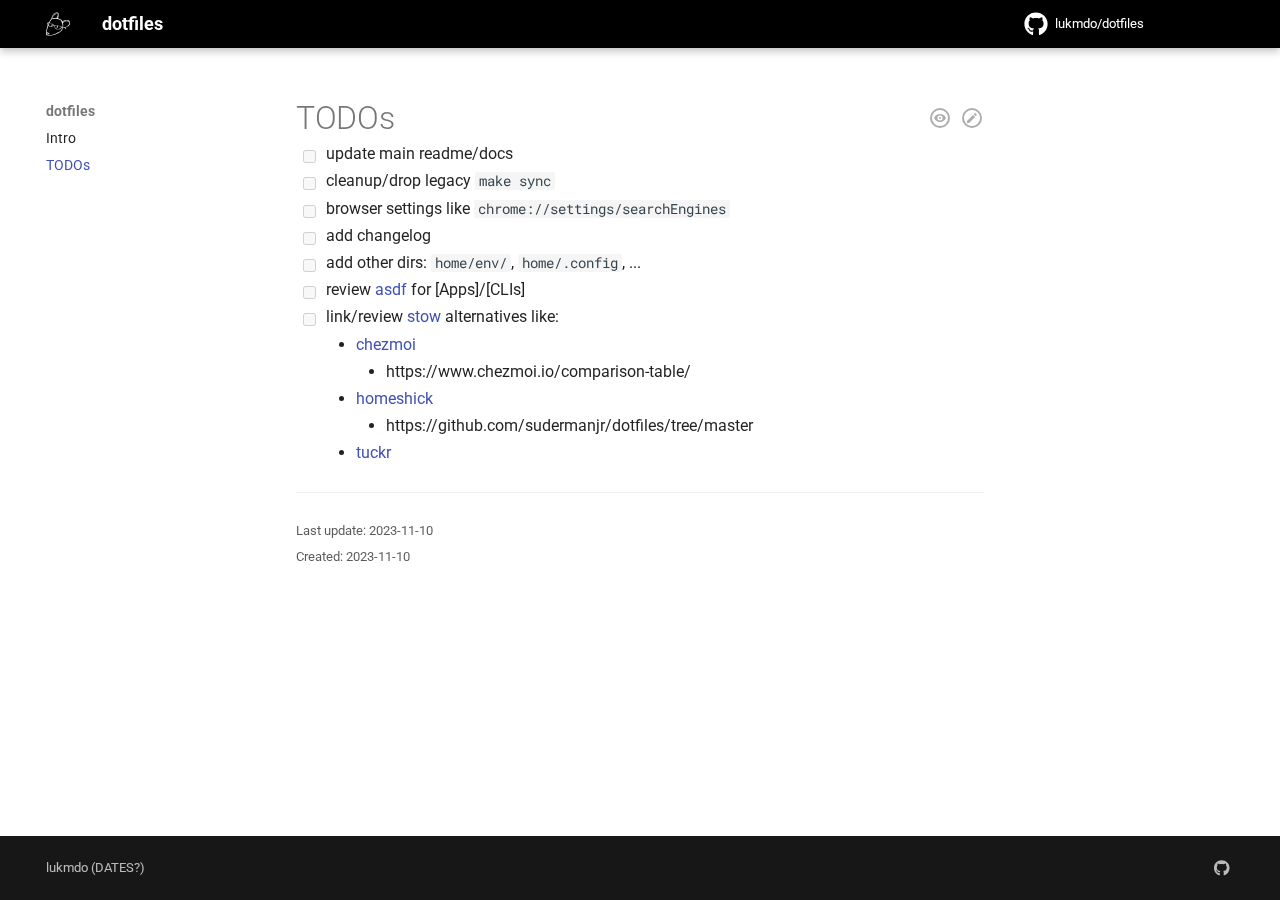
<file: todo/index.html>
<!doctype html>
<html lang="en" class="no-js">
  <head>
    
      <meta charset="utf-8">
      <meta name="viewport" content="width=device-width,initial-scale=1">
      
        <meta name="description" content="TODO-description">
      
      
        <meta name="author" content="lukmdo">
      
      
        <link rel="canonical" href="https://lukmdo.github.io/dotfiles/todo/">
      
      
        <link rel="prev" href="..">
      
      
      
      <link rel="icon" href="../assets/images/favicon.png">
      <meta name="generator" content="mkdocs-1.5.3, mkdocs-material-9.3.2">
    
    
      
        <title>TODOs - dotfiles</title>
      
    
    
      <link rel="stylesheet" href="../assets/stylesheets/main.30068a00.min.css">
      
        
        <link rel="stylesheet" href="../assets/stylesheets/palette.85d0ee34.min.css">
      
      

  
  
  
  
  <style>:root{--md-annotation-icon:url('data:image/svg+xml;charset=utf-8,<svg xmlns="http://www.w3.org/2000/svg" viewBox="0 0 24 24"><path d="M22 12a10 10 0 0 1-10 10A10 10 0 0 1 2 12 10 10 0 0 1 12 2a10 10 0 0 1 10 10M6 13h8l-3.5 3.5 1.42 1.42L17.84 12l-5.92-5.92L10.5 7.5 14 11H6v2Z"/></svg>');}</style>


    
    
      
    
    
      
        
        
        <link rel="preconnect" href="https://fonts.gstatic.com" crossorigin>
        <link rel="stylesheet" href="https://fonts.googleapis.com/css?family=Roboto:300,300i,400,400i,700,700i%7CRoboto+Mono:400,400i,700,700i&display=fallback">
        <style>:root{--md-text-font:"Roboto";--md-code-font:"Roboto Mono"}</style>
      
    
    
      <link rel="stylesheet" href="../assets/extra.css">
    
    <script>__md_scope=new URL("..",location),__md_hash=e=>[...e].reduce((e,_)=>(e<<5)-e+_.charCodeAt(0),0),__md_get=(e,_=localStorage,t=__md_scope)=>JSON.parse(_.getItem(t.pathname+"."+e)),__md_set=(e,_,t=localStorage,a=__md_scope)=>{try{t.setItem(a.pathname+"."+e,JSON.stringify(_))}catch(e){}}</script>
    
      

    
    
    
  </head>
  
  
    
    
    
    
    
    <body dir="ltr" data-md-color-scheme="default" data-md-color-primary="black" data-md-color-accent="indigo">
  
    
    
    <input class="md-toggle" data-md-toggle="drawer" type="checkbox" id="__drawer" autocomplete="off">
    <input class="md-toggle" data-md-toggle="search" type="checkbox" id="__search" autocomplete="off">
    <label class="md-overlay" for="__drawer"></label>
    <div data-md-component="skip">
      
        
        <a href="#todos" class="md-skip">
          Skip to content
        </a>
      
    </div>
    <div data-md-component="announce">
      
    </div>
    
    
      

  

<header class="md-header md-header--shadow" data-md-component="header">
  <nav class="md-header__inner md-grid" aria-label="Header">
    <a href=".." title="dotfiles" class="md-header__button md-logo" aria-label="dotfiles" data-md-component="logo">
      
  
  <svg xmlns="http://www.w3.org/2000/svg" viewBox="0 0 24 24"><path d="M10.325.402c-.242-.013-1.006.34-1.402.544-.897.472-1.14.632-1.806 1.54-.766 1.046-1.084 1.638-1.213 2.181-.383 1.392-.533 2.089-1.148 2.934-.457.344-.546.792-.911 1.305-.234.327-.862 1.43-.863 1.517-.003.163-.05.2-.539.184-.526-.018-.736.039-1.003.299-.24.232-.288.24-.289 1.054 0 .98.229 1.09.574 1.545C1.207 14.798.098 18.578 0 20.885c0 .195.015.706.131 1.741.137.296.337.514.587.671.822.062 1.762.302 3.39.302 1.315 0 3.857-.58 4.06-.635.693-.185 1.771-.76 2.51-1.187.174-.1 1.395-.542 1.856-.89.239-.181 1.461-.872 1.887-1.206.876-.687.96-.835 1.717-1.942.345-.505.497-.644.829-1.455l.01-.703c.262.09 2.184.608 2.41.743.367.219.012.448-.183.677-.14.165.092.323.224.203.192-.174.781-.564.744-.76 0-.134-.315-.328-.807-.572-.446-.221-.416-.218-.256-.265.905-.301 1.406-.437 2.032-.8 1.677-1.042 2.555-1.976 2.761-2.927.198-.876.09-1.52-.273-2.294-.183-.683-.513-.935-1.24-1.237-.848-.353-2.396-.51-3.012-.3-.517.175-1.777.738-2.416 1.057-.346.173-.633.307-.638.297-.156-.254-.32-.506-.463-.79-.252-.5-.37-.659-.624-.777-.133-.062-.385-.175-.684-.385-.496-.344-1.162-.82-2.723-1.243.892-1.545.904-1.74 1.039-2.587.125-.629.168-1.685.039-1.97-.117-.257-.617-.8-.955-.962-.66-.315-1.075-.287-1.627-.287zm.023.564c.172-.001.369.022.622.07.44.085.728.2 1.171.47l.3.182.065.525c.069.564.046.986-.073 1.348-.04.124-.134.424-.207.667-.145.484-.498 1.015-.636 1.236-.03.05-.125-.022-.166.08-.184.466-.4.487-.76.52-.113.01-.889-.046-1.687-.07-.963.028-1.337-.22-2.518.258-.253.096.528-1.41.61-1.56.21-.38 1.327-1.66 1.6-1.762.23-.086.456-.341.656-.532.33-.315.418-.348.765-.415.324-.063 1.066-.29 1.43-.037.225.178.381.537.346.821-.069.566-.149.792-.497 1.31-.824 1.227-.806 1.251-.699 1.313.105.06.085.094.067.161-.056.206.007.163.161.11.315-.11.802-.996 1.119-2.001.192-.611.19-.335.16-1.12-.017-.465-.029-.415-.182-.665-.227-.37-.45-.49-1.22-.49-.83-.002-1.143.033-1.676.515-.603.544-1.083.77-1.949 2.054-.427.461-.92 1.615-1.149 2.427-.029-.005-.043.02-.015-.366.043-.588.185-.988.79-2.225.429-.874.58-1.133.76-1.3.613-.57 1.66-1.217 2.34-1.445.153-.052.3-.078.472-.08zm1.285 6.017c1.406.541 2.34.62 3.442 1.654.68 1.108.9 2.22 1.246 3.435.343 1.06.33 2.738.321 2.97-.414-.157-.826-.197-1.292-.214-.06-.542-1.137-.636-1.531-.825-.512-.228-1.295-.364-2.3-.527-.96-.22-1.753-.111-2.722-.125-.11.1-.19.186-.278.317-.15-.08-.354-.275-.634-.264-.105 0-.117-.018-.08-.28.024-.168.102-.305.017-.383-.221-.204-.167-.218-.201-.316-1.107-.64-3.029-1.611-4.02-1.71.34-.476.195-.52.303-.691.272-.429.968-1.343 1.123-1.694 0-.229.723-.984 1.403-1.503 1.43-.28 3.565-.265 5.203.156zm8.519 1.505c1.605.041 2.166.236 2.697.777.524.55.698.877.698 1.31 0 .354-.278 1.343-.462 1.647-.7 1.152-2.265 2.404-3.6 2.88-.316.111-.478.133-1.096.148-.403.035-.91-.043-1.297-.13.22-2.561.026-2.73-.198-3.771.09-.22.505-.48.422-.611.776-.49 1.325-1.04 1.933-1.228.408-.15.493-.161 1.343-.186.802-.023.944-.014 1.224.075.597.19 1.265.746 1.265 1.053 0 .193.044.242.137.241.22-.002.151-.326.037-.559-.378-.704-.968-.954-1.533-1.081-.143-.03-.6-.099-1.013-.118-.591-.027-.84-.005-1.143.06-.48.102-.898.239-1.302.596-.31.275-.857.591-1.305.805-.106.015-.174-.17-.256-.267 1.053-.807 2.03-1.521 3.449-1.64zM2.718 10.96c-.304.488-.515.842-.524 1.226-.12.301-.227.595-.38.907-.373-.376-.254-1.176-.093-1.517.357-.69.368-.508.997-.616zm.798.111c1.097.336 2.247.64 3.698 1.535.278.167.13.5.024 1.034a1.675 1.675 0 0 1-1.133.607c.431-.434.878-1.195.402-1.714-.118-.156-.15-.181-.358-.166-.284.02-.288-.006-.44.389-.327.385-.492 1.292-.382 1.576-.566-.033-2.077-.152-2.95-.709.094-.243.335-.595.358-.914.119-.241.62-1.665.78-1.638zm2.7 1.709c.167.282-.192 1.135-.417 1.241-.165-.602.167-1.17.416-1.241zm3.534.831c.437 0 1.24.092 2.21.253.836.138.995.177 1.715.414.854.264.798.364 1.087.785.063.09.156.366.205.609.109.533-.402.943-1.44 1.157-.354.073-.673.097-1.23.093-.879-.007-1.19-.044-1.685-.2-.736-.231-1.114-.555-1.519-1.233-.22-.37-.273-.414-.242-.685.064-.562.183-.927.346-1.064.134-.113.203-.129.553-.129zm-1.984.085c.1-.003.586.224.683.29-.142.385-.009 1.322.383 1.777.092.143.318.465.535.68.684.683 1.13.795 2.656.796 1.278.002 1.65-.068 2.285-.272.589-.188.768-.428.837-.595.17-.402.252-.817.211-1.247l1.287.366c-.106.866-.587 1.375-.944 1.821-.266.428-.816 1.23-.971 1.364-.747.643-1.436 1.095-2.928 1.936-.439.248-1.618.706-1.924.859-.312.156-1.417.81-1.569.855a9.49 9.49 0 0 1-1.554.315c-.4.047-1.82.262-2.725.299-.66.014-.84-.054-1.657-.03-.438-.084-1.396-.301-1.396-.301-.285-.457-.359-.807-.439-1.336.664.778 1.063 1.041 1.595 1.041.479 0 .725-.18.92-.18.123 0 .454-.233.437-.385a1.03 1.03 0 0 0-.253-.605c-.23-.147-1.6-.691-1.832-.691-.64 0-.781.05-.85.18.395-2.142.909-4.616 1.67-6.62 1.174.514 3.097.887 4.043.568 1.452-.51 1.12-.685 1.5-.885zm3.817.15c-.168 0-.586.458-.744.815-.159.359-.202.911-.083 1.055.098.118.503.12.707-.004.398-.243.779-1.096.682-1.538-.035-.16-.33-.328-.562-.328zm.026.39c.148.178-.04.659-.213.85-.204.216-.406.247-.348.058.14-.353.456-.914.561-.908zM2.68 21.462c.156.049.353.27.315.33-.638.036-.998-.008-1.051-.012-.217-.017-.917-.32-.897-.657.027-.395 1.32.31 1.633.339z"/></svg>

    </a>
    <label class="md-header__button md-icon" for="__drawer">
      
      <svg xmlns="http://www.w3.org/2000/svg" viewBox="0 0 24 24"><path d="M3 6h18v2H3V6m0 5h18v2H3v-2m0 5h18v2H3v-2Z"/></svg>
    </label>
    <div class="md-header__title" data-md-component="header-title">
      <div class="md-header__ellipsis">
        <div class="md-header__topic">
          <span class="md-ellipsis">
            dotfiles
          </span>
        </div>
        <div class="md-header__topic" data-md-component="header-topic">
          <span class="md-ellipsis">
            
              TODOs
            
          </span>
        </div>
      </div>
    </div>
    
      
    
    
    
    
      <div class="md-header__source">
        <a href="https://github.com/lukmdo/dotfiles" title="Go to repository" class="md-source" data-md-component="source">
  <div class="md-source__icon md-icon">
    
    <svg xmlns="http://www.w3.org/2000/svg" viewBox="0 0 496 512"><!--! Font Awesome Free 6.4.2 by @fontawesome - https://fontawesome.com License - https://fontawesome.com/license/free (Icons: CC BY 4.0, Fonts: SIL OFL 1.1, Code: MIT License) Copyright 2023 Fonticons, Inc.--><path d="M165.9 397.4c0 2-2.3 3.6-5.2 3.6-3.3.3-5.6-1.3-5.6-3.6 0-2 2.3-3.6 5.2-3.6 3-.3 5.6 1.3 5.6 3.6zm-31.1-4.5c-.7 2 1.3 4.3 4.3 4.9 2.6 1 5.6 0 6.2-2s-1.3-4.3-4.3-5.2c-2.6-.7-5.5.3-6.2 2.3zm44.2-1.7c-2.9.7-4.9 2.6-4.6 4.9.3 2 2.9 3.3 5.9 2.6 2.9-.7 4.9-2.6 4.6-4.6-.3-1.9-3-3.2-5.9-2.9zM244.8 8C106.1 8 0 113.3 0 252c0 110.9 69.8 205.8 169.5 239.2 12.8 2.3 17.3-5.6 17.3-12.1 0-6.2-.3-40.4-.3-61.4 0 0-70 15-84.7-29.8 0 0-11.4-29.1-27.8-36.6 0 0-22.9-15.7 1.6-15.4 0 0 24.9 2 38.6 25.8 21.9 38.6 58.6 27.5 72.9 20.9 2.3-16 8.8-27.1 16-33.7-55.9-6.2-112.3-14.3-112.3-110.5 0-27.5 7.6-41.3 23.6-58.9-2.6-6.5-11.1-33.3 2.6-67.9 20.9-6.5 69 27 69 27 20-5.6 41.5-8.5 62.8-8.5s42.8 2.9 62.8 8.5c0 0 48.1-33.6 69-27 13.7 34.7 5.2 61.4 2.6 67.9 16 17.7 25.8 31.5 25.8 58.9 0 96.5-58.9 104.2-114.8 110.5 9.2 7.9 17 22.9 17 46.4 0 33.7-.3 75.4-.3 83.6 0 6.5 4.6 14.4 17.3 12.1C428.2 457.8 496 362.9 496 252 496 113.3 383.5 8 244.8 8zM97.2 352.9c-1.3 1-1 3.3.7 5.2 1.6 1.6 3.9 2.3 5.2 1 1.3-1 1-3.3-.7-5.2-1.6-1.6-3.9-2.3-5.2-1zm-10.8-8.1c-.7 1.3.3 2.9 2.3 3.9 1.6 1 3.6.7 4.3-.7.7-1.3-.3-2.9-2.3-3.9-2-.6-3.6-.3-4.3.7zm32.4 35.6c-1.6 1.3-1 4.3 1.3 6.2 2.3 2.3 5.2 2.6 6.5 1 1.3-1.3.7-4.3-1.3-6.2-2.2-2.3-5.2-2.6-6.5-1zm-11.4-14.7c-1.6 1-1.6 3.6 0 5.9 1.6 2.3 4.3 3.3 5.6 2.3 1.6-1.3 1.6-3.9 0-6.2-1.4-2.3-4-3.3-5.6-2z"/></svg>
  </div>
  <div class="md-source__repository">
    lukmdo/dotfiles
  </div>
</a>
      </div>
    
  </nav>
  
</header>
    
    <div class="md-container" data-md-component="container">
      
      
        
          
        
      
      <main class="md-main" data-md-component="main">
        <div class="md-main__inner md-grid">
          
            
              
              <div class="md-sidebar md-sidebar--primary" data-md-component="sidebar" data-md-type="navigation" >
                <div class="md-sidebar__scrollwrap">
                  <div class="md-sidebar__inner">
                    



<nav class="md-nav md-nav--primary" aria-label="Navigation" data-md-level="0">
  <label class="md-nav__title" for="__drawer">
    <a href=".." title="dotfiles" class="md-nav__button md-logo" aria-label="dotfiles" data-md-component="logo">
      
  
  <svg xmlns="http://www.w3.org/2000/svg" viewBox="0 0 24 24"><path d="M10.325.402c-.242-.013-1.006.34-1.402.544-.897.472-1.14.632-1.806 1.54-.766 1.046-1.084 1.638-1.213 2.181-.383 1.392-.533 2.089-1.148 2.934-.457.344-.546.792-.911 1.305-.234.327-.862 1.43-.863 1.517-.003.163-.05.2-.539.184-.526-.018-.736.039-1.003.299-.24.232-.288.24-.289 1.054 0 .98.229 1.09.574 1.545C1.207 14.798.098 18.578 0 20.885c0 .195.015.706.131 1.741.137.296.337.514.587.671.822.062 1.762.302 3.39.302 1.315 0 3.857-.58 4.06-.635.693-.185 1.771-.76 2.51-1.187.174-.1 1.395-.542 1.856-.89.239-.181 1.461-.872 1.887-1.206.876-.687.96-.835 1.717-1.942.345-.505.497-.644.829-1.455l.01-.703c.262.09 2.184.608 2.41.743.367.219.012.448-.183.677-.14.165.092.323.224.203.192-.174.781-.564.744-.76 0-.134-.315-.328-.807-.572-.446-.221-.416-.218-.256-.265.905-.301 1.406-.437 2.032-.8 1.677-1.042 2.555-1.976 2.761-2.927.198-.876.09-1.52-.273-2.294-.183-.683-.513-.935-1.24-1.237-.848-.353-2.396-.51-3.012-.3-.517.175-1.777.738-2.416 1.057-.346.173-.633.307-.638.297-.156-.254-.32-.506-.463-.79-.252-.5-.37-.659-.624-.777-.133-.062-.385-.175-.684-.385-.496-.344-1.162-.82-2.723-1.243.892-1.545.904-1.74 1.039-2.587.125-.629.168-1.685.039-1.97-.117-.257-.617-.8-.955-.962-.66-.315-1.075-.287-1.627-.287zm.023.564c.172-.001.369.022.622.07.44.085.728.2 1.171.47l.3.182.065.525c.069.564.046.986-.073 1.348-.04.124-.134.424-.207.667-.145.484-.498 1.015-.636 1.236-.03.05-.125-.022-.166.08-.184.466-.4.487-.76.52-.113.01-.889-.046-1.687-.07-.963.028-1.337-.22-2.518.258-.253.096.528-1.41.61-1.56.21-.38 1.327-1.66 1.6-1.762.23-.086.456-.341.656-.532.33-.315.418-.348.765-.415.324-.063 1.066-.29 1.43-.037.225.178.381.537.346.821-.069.566-.149.792-.497 1.31-.824 1.227-.806 1.251-.699 1.313.105.06.085.094.067.161-.056.206.007.163.161.11.315-.11.802-.996 1.119-2.001.192-.611.19-.335.16-1.12-.017-.465-.029-.415-.182-.665-.227-.37-.45-.49-1.22-.49-.83-.002-1.143.033-1.676.515-.603.544-1.083.77-1.949 2.054-.427.461-.92 1.615-1.149 2.427-.029-.005-.043.02-.015-.366.043-.588.185-.988.79-2.225.429-.874.58-1.133.76-1.3.613-.57 1.66-1.217 2.34-1.445.153-.052.3-.078.472-.08zm1.285 6.017c1.406.541 2.34.62 3.442 1.654.68 1.108.9 2.22 1.246 3.435.343 1.06.33 2.738.321 2.97-.414-.157-.826-.197-1.292-.214-.06-.542-1.137-.636-1.531-.825-.512-.228-1.295-.364-2.3-.527-.96-.22-1.753-.111-2.722-.125-.11.1-.19.186-.278.317-.15-.08-.354-.275-.634-.264-.105 0-.117-.018-.08-.28.024-.168.102-.305.017-.383-.221-.204-.167-.218-.201-.316-1.107-.64-3.029-1.611-4.02-1.71.34-.476.195-.52.303-.691.272-.429.968-1.343 1.123-1.694 0-.229.723-.984 1.403-1.503 1.43-.28 3.565-.265 5.203.156zm8.519 1.505c1.605.041 2.166.236 2.697.777.524.55.698.877.698 1.31 0 .354-.278 1.343-.462 1.647-.7 1.152-2.265 2.404-3.6 2.88-.316.111-.478.133-1.096.148-.403.035-.91-.043-1.297-.13.22-2.561.026-2.73-.198-3.771.09-.22.505-.48.422-.611.776-.49 1.325-1.04 1.933-1.228.408-.15.493-.161 1.343-.186.802-.023.944-.014 1.224.075.597.19 1.265.746 1.265 1.053 0 .193.044.242.137.241.22-.002.151-.326.037-.559-.378-.704-.968-.954-1.533-1.081-.143-.03-.6-.099-1.013-.118-.591-.027-.84-.005-1.143.06-.48.102-.898.239-1.302.596-.31.275-.857.591-1.305.805-.106.015-.174-.17-.256-.267 1.053-.807 2.03-1.521 3.449-1.64zM2.718 10.96c-.304.488-.515.842-.524 1.226-.12.301-.227.595-.38.907-.373-.376-.254-1.176-.093-1.517.357-.69.368-.508.997-.616zm.798.111c1.097.336 2.247.64 3.698 1.535.278.167.13.5.024 1.034a1.675 1.675 0 0 1-1.133.607c.431-.434.878-1.195.402-1.714-.118-.156-.15-.181-.358-.166-.284.02-.288-.006-.44.389-.327.385-.492 1.292-.382 1.576-.566-.033-2.077-.152-2.95-.709.094-.243.335-.595.358-.914.119-.241.62-1.665.78-1.638zm2.7 1.709c.167.282-.192 1.135-.417 1.241-.165-.602.167-1.17.416-1.241zm3.534.831c.437 0 1.24.092 2.21.253.836.138.995.177 1.715.414.854.264.798.364 1.087.785.063.09.156.366.205.609.109.533-.402.943-1.44 1.157-.354.073-.673.097-1.23.093-.879-.007-1.19-.044-1.685-.2-.736-.231-1.114-.555-1.519-1.233-.22-.37-.273-.414-.242-.685.064-.562.183-.927.346-1.064.134-.113.203-.129.553-.129zm-1.984.085c.1-.003.586.224.683.29-.142.385-.009 1.322.383 1.777.092.143.318.465.535.68.684.683 1.13.795 2.656.796 1.278.002 1.65-.068 2.285-.272.589-.188.768-.428.837-.595.17-.402.252-.817.211-1.247l1.287.366c-.106.866-.587 1.375-.944 1.821-.266.428-.816 1.23-.971 1.364-.747.643-1.436 1.095-2.928 1.936-.439.248-1.618.706-1.924.859-.312.156-1.417.81-1.569.855a9.49 9.49 0 0 1-1.554.315c-.4.047-1.82.262-2.725.299-.66.014-.84-.054-1.657-.03-.438-.084-1.396-.301-1.396-.301-.285-.457-.359-.807-.439-1.336.664.778 1.063 1.041 1.595 1.041.479 0 .725-.18.92-.18.123 0 .454-.233.437-.385a1.03 1.03 0 0 0-.253-.605c-.23-.147-1.6-.691-1.832-.691-.64 0-.781.05-.85.18.395-2.142.909-4.616 1.67-6.62 1.174.514 3.097.887 4.043.568 1.452-.51 1.12-.685 1.5-.885zm3.817.15c-.168 0-.586.458-.744.815-.159.359-.202.911-.083 1.055.098.118.503.12.707-.004.398-.243.779-1.096.682-1.538-.035-.16-.33-.328-.562-.328zm.026.39c.148.178-.04.659-.213.85-.204.216-.406.247-.348.058.14-.353.456-.914.561-.908zM2.68 21.462c.156.049.353.27.315.33-.638.036-.998-.008-1.051-.012-.217-.017-.917-.32-.897-.657.027-.395 1.32.31 1.633.339z"/></svg>

    </a>
    dotfiles
  </label>
  
    <div class="md-nav__source">
      <a href="https://github.com/lukmdo/dotfiles" title="Go to repository" class="md-source" data-md-component="source">
  <div class="md-source__icon md-icon">
    
    <svg xmlns="http://www.w3.org/2000/svg" viewBox="0 0 496 512"><!--! Font Awesome Free 6.4.2 by @fontawesome - https://fontawesome.com License - https://fontawesome.com/license/free (Icons: CC BY 4.0, Fonts: SIL OFL 1.1, Code: MIT License) Copyright 2023 Fonticons, Inc.--><path d="M165.9 397.4c0 2-2.3 3.6-5.2 3.6-3.3.3-5.6-1.3-5.6-3.6 0-2 2.3-3.6 5.2-3.6 3-.3 5.6 1.3 5.6 3.6zm-31.1-4.5c-.7 2 1.3 4.3 4.3 4.9 2.6 1 5.6 0 6.2-2s-1.3-4.3-4.3-5.2c-2.6-.7-5.5.3-6.2 2.3zm44.2-1.7c-2.9.7-4.9 2.6-4.6 4.9.3 2 2.9 3.3 5.9 2.6 2.9-.7 4.9-2.6 4.6-4.6-.3-1.9-3-3.2-5.9-2.9zM244.8 8C106.1 8 0 113.3 0 252c0 110.9 69.8 205.8 169.5 239.2 12.8 2.3 17.3-5.6 17.3-12.1 0-6.2-.3-40.4-.3-61.4 0 0-70 15-84.7-29.8 0 0-11.4-29.1-27.8-36.6 0 0-22.9-15.7 1.6-15.4 0 0 24.9 2 38.6 25.8 21.9 38.6 58.6 27.5 72.9 20.9 2.3-16 8.8-27.1 16-33.7-55.9-6.2-112.3-14.3-112.3-110.5 0-27.5 7.6-41.3 23.6-58.9-2.6-6.5-11.1-33.3 2.6-67.9 20.9-6.5 69 27 69 27 20-5.6 41.5-8.5 62.8-8.5s42.8 2.9 62.8 8.5c0 0 48.1-33.6 69-27 13.7 34.7 5.2 61.4 2.6 67.9 16 17.7 25.8 31.5 25.8 58.9 0 96.5-58.9 104.2-114.8 110.5 9.2 7.9 17 22.9 17 46.4 0 33.7-.3 75.4-.3 83.6 0 6.5 4.6 14.4 17.3 12.1C428.2 457.8 496 362.9 496 252 496 113.3 383.5 8 244.8 8zM97.2 352.9c-1.3 1-1 3.3.7 5.2 1.6 1.6 3.9 2.3 5.2 1 1.3-1 1-3.3-.7-5.2-1.6-1.6-3.9-2.3-5.2-1zm-10.8-8.1c-.7 1.3.3 2.9 2.3 3.9 1.6 1 3.6.7 4.3-.7.7-1.3-.3-2.9-2.3-3.9-2-.6-3.6-.3-4.3.7zm32.4 35.6c-1.6 1.3-1 4.3 1.3 6.2 2.3 2.3 5.2 2.6 6.5 1 1.3-1.3.7-4.3-1.3-6.2-2.2-2.3-5.2-2.6-6.5-1zm-11.4-14.7c-1.6 1-1.6 3.6 0 5.9 1.6 2.3 4.3 3.3 5.6 2.3 1.6-1.3 1.6-3.9 0-6.2-1.4-2.3-4-3.3-5.6-2z"/></svg>
  </div>
  <div class="md-source__repository">
    lukmdo/dotfiles
  </div>
</a>
    </div>
  
  <ul class="md-nav__list" data-md-scrollfix>
    
      
      
  
  
  
    <li class="md-nav__item">
      <a href=".." class="md-nav__link">
        
  
  <span class="md-ellipsis">
    Intro
  </span>
  

      </a>
    </li>
  

    
      
      
  
  
    
  
  
    <li class="md-nav__item md-nav__item--active">
      
      <input class="md-nav__toggle md-toggle" type="checkbox" id="__toc">
      
      
        
      
      
      <a href="./" class="md-nav__link md-nav__link--active">
        
  
  <span class="md-ellipsis">
    TODOs
  </span>
  

      </a>
      
    </li>
  

    
  </ul>
</nav>
                  </div>
                </div>
              </div>
            
            
              
              <div class="md-sidebar md-sidebar--secondary" data-md-component="sidebar" data-md-type="toc" >
                <div class="md-sidebar__scrollwrap">
                  <div class="md-sidebar__inner">
                    

  

<nav class="md-nav md-nav--secondary" aria-label="Page Contents">
  
  
  
    
  
  
</nav>
                  </div>
                </div>
              </div>
            
          
          
            <div class="md-content" data-md-component="content">
              <article class="md-content__inner md-typeset">
                
                  

  
    <a href="https://github.com/lukmdo/dotfiles/edit/master/docs/pages/todo.md" title="Edit this page" class="md-content__button md-icon">
      
      <svg xmlns="http://www.w3.org/2000/svg" viewBox="0 0 24 24"><path d="m7 14.94 6.06-6.06 2.06 2.06L9.06 17H7v-2.06M12 20a8 8 0 0 0 8-8 8 8 0 0 0-8-8 8 8 0 0 0-8 8 8 8 0 0 0 8 8m4.7-10.65-1 1-2.05-2.05 1-1c.21-.22.56-.22.77 0l1.28 1.28c.22.21.22.56 0 .77M12 2a10 10 0 0 1 10 10 10 10 0 0 1-10 10A10 10 0 0 1 2 12 10 10 0 0 1 12 2"/></svg>
    </a>
  
  
    
      
    
    <a href="https://github.com/lukmdo/dotfiles/raw/master/docs/pages/todo.md" title="View source of this page" class="md-content__button md-icon">
      
      <svg xmlns="http://www.w3.org/2000/svg" viewBox="0 0 24 24"><path d="M12 22A10 10 0 0 1 2 12 10 10 0 0 1 12 2a10 10 0 0 1 10 10 10 10 0 0 1-10 10m0-2a8 8 0 0 0 8-8 8 8 0 0 0-8-8 8 8 0 0 0-8 8 8 8 0 0 0 8 8m0-9a1 1 0 0 1 1 1 1 1 0 0 1-1 1 1 1 0 0 1-1-1 1 1 0 0 1 1-1m0-3c2.63 0 5 1.57 6 4a6.505 6.505 0 0 1-8.5 3.5A6.52 6.52 0 0 1 6 12c1-2.43 3.37-4 6-4m0 1.5A2.5 2.5 0 0 0 9.5 12a2.5 2.5 0 0 0 2.5 2.5 2.5 2.5 0 0 0 2.5-2.5A2.5 2.5 0 0 0 12 9.5"/></svg>
    </a>
  


<h1 id="todos">TODOs<a class="headerlink" href="#todos" title="Permanent link">&para;</a></h1>
<!--
todo: cleanup

## Outdated
Environment (dotfiles) + sync tool

- ```make sync``` to sync all
- ```make FILE="FILE_NAME" sync``` to sync only that file
- ```make DIR="DIR_NAME" sync``` to sync only that directory
- both ```DIR``` and ```FILE``` support wildcards match i.e. ```make FILE="*git*" sync```

## Links
- [github.com/syncthing/syncthing/](https://github.com/syncthing/syncthing/)
- LEGACY [`sync_files.sh`]
-->

<ul class="task-list">
<li class="task-list-item"><input type="checkbox" disabled/> update main readme/docs</li>
<li class="task-list-item"><input type="checkbox" disabled/> cleanup/drop legacy <code>make sync</code></li>
<li class="task-list-item"><input type="checkbox" disabled/> browser settings like <code>chrome://settings/searchEngines</code></li>
<li class="task-list-item"><input type="checkbox" disabled/> add changelog</li>
<li class="task-list-item"><input type="checkbox" disabled/> add other dirs: <code>home/env/</code>, <code>home/.config</code>, ...</li>
<li class="task-list-item"><input type="checkbox" disabled/> review <a href="https://asdf-vm.com/">asdf</a> for [Apps]/[CLIs]</li>
<li class="task-list-item"><input type="checkbox" disabled/> link/review <a href="https://www.gnu.org/software/stow/">stow</a> alternatives like:<ul>
<li><a href="https://github.com/twpayne/chezmoi">chezmoi</a><ul>
<li>https://www.chezmoi.io/comparison-table/</li>
</ul>
</li>
<li><a href="https://github.com/andsens/homeshick">homeshick</a><ul>
<li>https://github.com/sudermanjr/dotfiles/tree/master</li>
</ul>
</li>
<li><a href="https://github.com/RaphGL/Tuckr">tuckr</a></li>
</ul>
</li>
</ul>

  <hr>
<div class="md-source-file">
  <small>
    
      Last update:
      <span class="git-revision-date-localized-plugin git-revision-date-localized-plugin-custom">2023-11-10</span>
      
        <br>
        Created:
        <span class="git-revision-date-localized-plugin git-revision-date-localized-plugin-custom">2023-11-10</span>
      
    
  </small>
</div>





                
              </article>
            </div>
          
          
        </div>
        
      </main>
      
        <footer class="md-footer">
  
  <div class="md-footer-meta md-typeset">
    <div class="md-footer-meta__inner md-grid">
      <div class="md-copyright">
  
    <div class="md-copyright__highlight">
      lukmdo (DATES?)
    </div>
  
  
</div>
      
        <div class="md-social">
  
    
    
    
    
    <a href="https://github.com/lukmdo" target="_blank" rel="noopener" title="github/lukmdo" class="md-social__link">
      <svg xmlns="http://www.w3.org/2000/svg" viewBox="0 0 496 512"><!--! Font Awesome Free 6.4.2 by @fontawesome - https://fontawesome.com License - https://fontawesome.com/license/free (Icons: CC BY 4.0, Fonts: SIL OFL 1.1, Code: MIT License) Copyright 2023 Fonticons, Inc.--><path d="M165.9 397.4c0 2-2.3 3.6-5.2 3.6-3.3.3-5.6-1.3-5.6-3.6 0-2 2.3-3.6 5.2-3.6 3-.3 5.6 1.3 5.6 3.6zm-31.1-4.5c-.7 2 1.3 4.3 4.3 4.9 2.6 1 5.6 0 6.2-2s-1.3-4.3-4.3-5.2c-2.6-.7-5.5.3-6.2 2.3zm44.2-1.7c-2.9.7-4.9 2.6-4.6 4.9.3 2 2.9 3.3 5.9 2.6 2.9-.7 4.9-2.6 4.6-4.6-.3-1.9-3-3.2-5.9-2.9zM244.8 8C106.1 8 0 113.3 0 252c0 110.9 69.8 205.8 169.5 239.2 12.8 2.3 17.3-5.6 17.3-12.1 0-6.2-.3-40.4-.3-61.4 0 0-70 15-84.7-29.8 0 0-11.4-29.1-27.8-36.6 0 0-22.9-15.7 1.6-15.4 0 0 24.9 2 38.6 25.8 21.9 38.6 58.6 27.5 72.9 20.9 2.3-16 8.8-27.1 16-33.7-55.9-6.2-112.3-14.3-112.3-110.5 0-27.5 7.6-41.3 23.6-58.9-2.6-6.5-11.1-33.3 2.6-67.9 20.9-6.5 69 27 69 27 20-5.6 41.5-8.5 62.8-8.5s42.8 2.9 62.8 8.5c0 0 48.1-33.6 69-27 13.7 34.7 5.2 61.4 2.6 67.9 16 17.7 25.8 31.5 25.8 58.9 0 96.5-58.9 104.2-114.8 110.5 9.2 7.9 17 22.9 17 46.4 0 33.7-.3 75.4-.3 83.6 0 6.5 4.6 14.4 17.3 12.1C428.2 457.8 496 362.9 496 252 496 113.3 383.5 8 244.8 8zM97.2 352.9c-1.3 1-1 3.3.7 5.2 1.6 1.6 3.9 2.3 5.2 1 1.3-1 1-3.3-.7-5.2-1.6-1.6-3.9-2.3-5.2-1zm-10.8-8.1c-.7 1.3.3 2.9 2.3 3.9 1.6 1 3.6.7 4.3-.7.7-1.3-.3-2.9-2.3-3.9-2-.6-3.6-.3-4.3.7zm32.4 35.6c-1.6 1.3-1 4.3 1.3 6.2 2.3 2.3 5.2 2.6 6.5 1 1.3-1.3.7-4.3-1.3-6.2-2.2-2.3-5.2-2.6-6.5-1zm-11.4-14.7c-1.6 1-1.6 3.6 0 5.9 1.6 2.3 4.3 3.3 5.6 2.3 1.6-1.3 1.6-3.9 0-6.2-1.4-2.3-4-3.3-5.6-2z"/></svg>
    </a>
  
</div>
      
    </div>
  </div>
</footer>
      
    </div>
    <div class="md-dialog" data-md-component="dialog">
      <div class="md-dialog__inner md-typeset"></div>
    </div>
    
    <script id="__config" type="application/json">{"base": "..", "features": ["content.action.edit", "content.action.view", "content.code.copy", "content.code.select", "content.code.annotate"], "search": "../assets/javascripts/workers/search.dfff1995.min.js", "translations": {"clipboard.copied": "Copied to clipboard", "clipboard.copy": "Copy to clipboard", "search.result.more.one": "1 more on this page", "search.result.more.other": "# more on this page", "search.result.none": "No matching documents", "search.result.one": "1 matching document", "search.result.other": "# matching documents", "search.result.placeholder": "Type to start searching", "search.result.term.missing": "Missing", "select.version": "Select version"}}</script>
    
    
      <script src="../assets/javascripts/bundle.dff1b7c8.min.js"></script>
      
    
  </body>
</html>
</file>
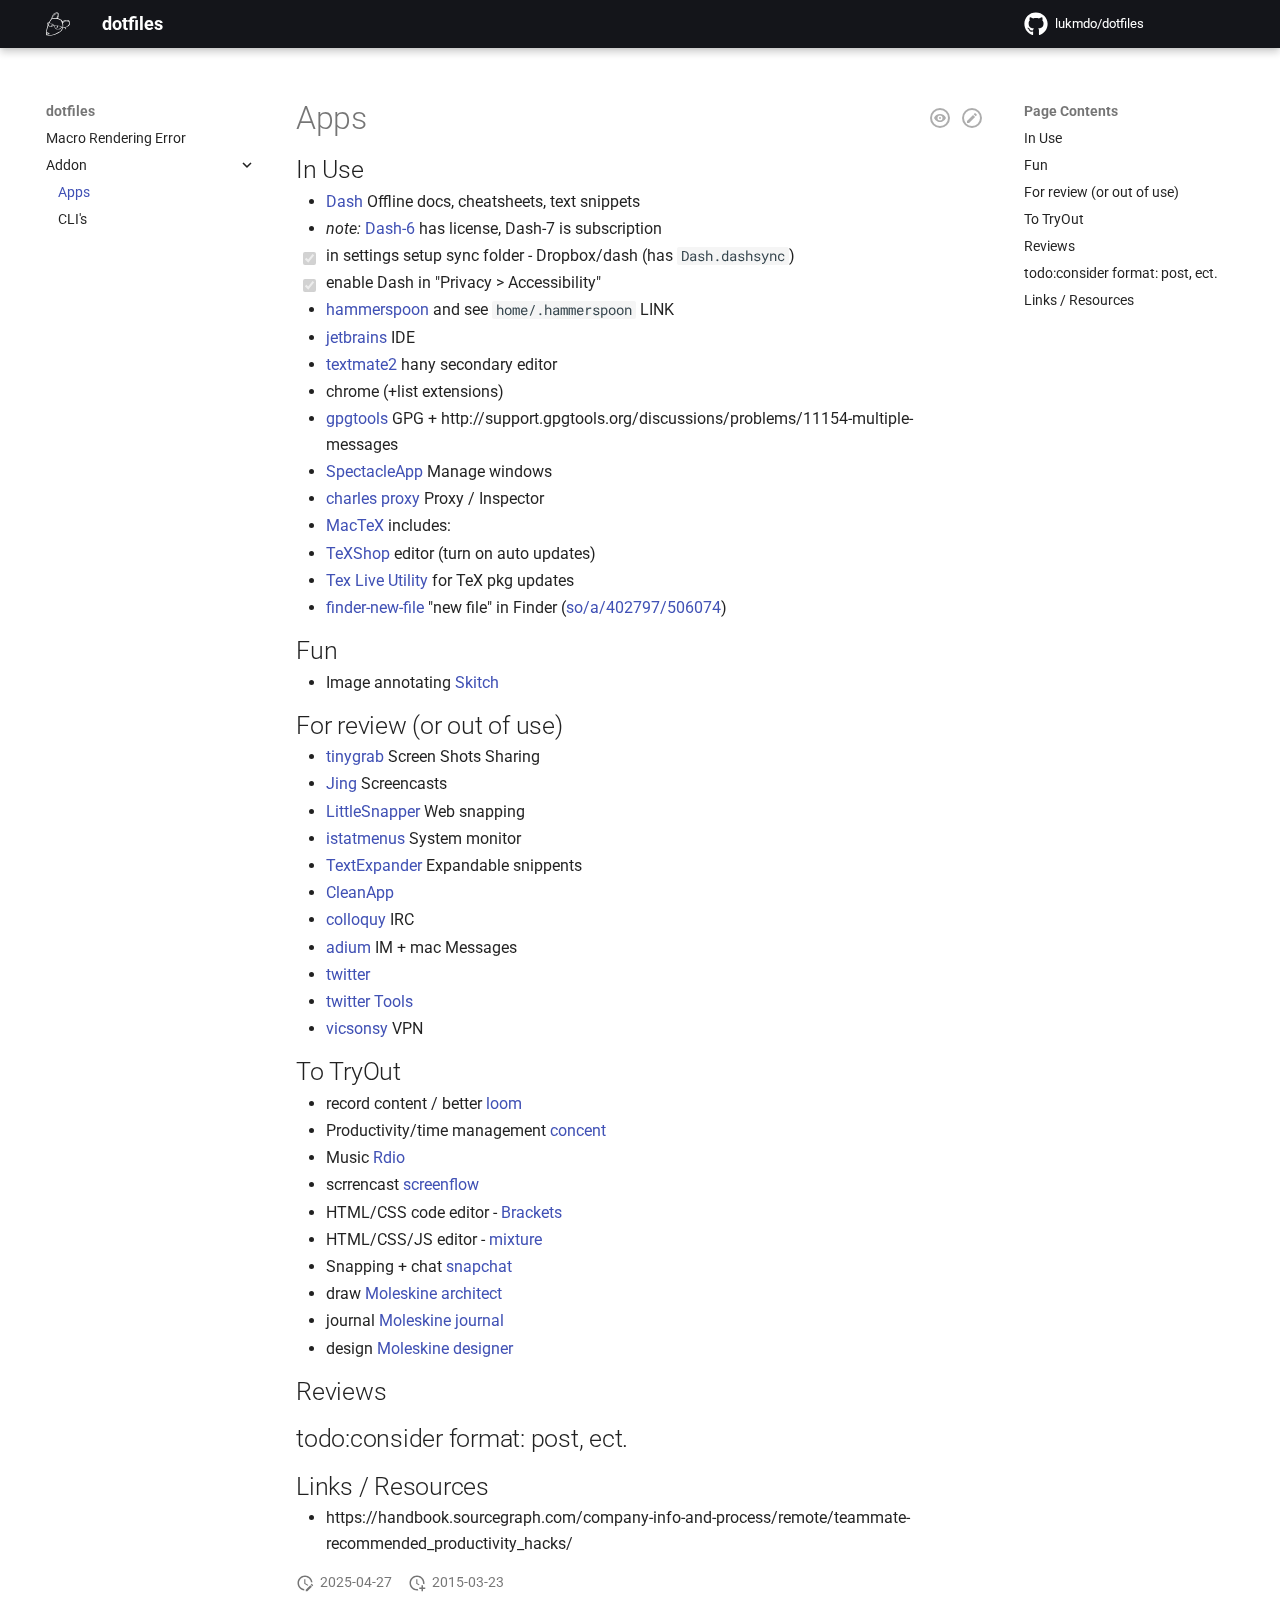
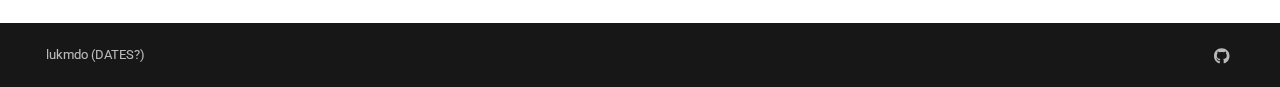
<file: addon/apps/index.html>
<!doctype html>
<html lang="en" class="no-js">
  <head>
    
      <meta charset="utf-8">
      <meta name="viewport" content="width=device-width,initial-scale=1">
      
        <meta name="description" content="TODO-description">
      
      
        <meta name="author" content="lukmdo">
      
      
        <link rel="canonical" href="https://lukmdo.github.io/dotfiles/addon/apps/">
      
      
        <link rel="prev" href="../..">
      
      
        <link rel="next" href="../cli/">
      
      
      <link rel="icon" href="../../assets/images/favicon.png">
      <meta name="generator" content="mkdocs-1.6.1, mkdocs-material-9.6.12">
    
    
      
        <title>Apps - dotfiles</title>
      
    
    
      <link rel="stylesheet" href="../../assets/stylesheets/main.2afb09e1.min.css">
      
        
        <link rel="stylesheet" href="../../assets/stylesheets/palette.06af60db.min.css">
      
      

  
  
  
  
  <style>:root{--md-annotation-icon:url('data:image/svg+xml;charset=utf-8,%3Csvg%20xmlns%3D%22http%3A//www.w3.org/2000/svg%22%20viewBox%3D%220%200%2024%2024%22%3E%3Cpath%20d%3D%22M22%2012a10%2010%200%200%201-10%2010A10%2010%200%200%201%202%2012%2010%2010%200%200%201%2012%202a10%2010%200%200%201%2010%2010M6%2013h8l-3.5%203.5%201.42%201.42L17.84%2012l-5.92-5.92L10.5%207.5%2014%2011H6z%22/%3E%3C/svg%3E');}</style>


    
    
      
    
    
      
        
        
        <link rel="preconnect" href="https://fonts.gstatic.com" crossorigin>
        <link rel="stylesheet" href="https://fonts.googleapis.com/css?family=Roboto:300,300i,400,400i,700,700i%7CRoboto+Mono:400,400i,700,700i&display=fallback">
        <style>:root{--md-text-font:"Roboto";--md-code-font:"Roboto Mono"}</style>
      
    
    
      <link rel="stylesheet" href="../../assets/extra.css">
    
    <script>__md_scope=new URL("../..",location),__md_hash=e=>[...e].reduce(((e,_)=>(e<<5)-e+_.charCodeAt(0)),0),__md_get=(e,_=localStorage,t=__md_scope)=>JSON.parse(_.getItem(t.pathname+"."+e)),__md_set=(e,_,t=localStorage,a=__md_scope)=>{try{t.setItem(a.pathname+"."+e,JSON.stringify(_))}catch(e){}}</script>
    
      

    
    
    
  </head>
  
  
    
    
    
    
    
    <body dir="ltr" data-md-color-scheme="default" data-md-color-primary="black" data-md-color-accent="indigo">
  
    
    <input class="md-toggle" data-md-toggle="drawer" type="checkbox" id="__drawer" autocomplete="off">
    <input class="md-toggle" data-md-toggle="search" type="checkbox" id="__search" autocomplete="off">
    <label class="md-overlay" for="__drawer"></label>
    <div data-md-component="skip">
      
        
        <a href="#in-use" class="md-skip">
          Skip to content
        </a>
      
    </div>
    <div data-md-component="announce">
      
    </div>
    
    
      

  

<header class="md-header md-header--shadow" data-md-component="header">
  <nav class="md-header__inner md-grid" aria-label="Header">
    <a href="../.." title="dotfiles" class="md-header__button md-logo" aria-label="dotfiles" data-md-component="logo">
      
  
  <svg xmlns="http://www.w3.org/2000/svg" viewBox="0 0 24 24"><path d="M10.325.402c-.242-.013-1.006.34-1.402.544-.897.472-1.14.632-1.806 1.54-.766 1.046-1.084 1.638-1.213 2.181-.383 1.392-.533 2.089-1.148 2.934-.457.344-.546.792-.911 1.305-.234.327-.862 1.43-.863 1.517-.003.163-.05.2-.539.184-.526-.018-.736.039-1.003.299-.24.232-.288.24-.289 1.054 0 .98.229 1.09.574 1.545C1.207 14.798.098 18.578 0 20.885c0 .195.015.706.131 1.741.137.296.337.514.587.671.822.062 1.762.302 3.39.302 1.315 0 3.857-.58 4.06-.635.693-.185 1.771-.76 2.51-1.187.174-.1 1.395-.542 1.856-.89.239-.181 1.461-.872 1.887-1.206.876-.687.96-.835 1.717-1.942.345-.505.497-.644.829-1.455l.01-.703c.262.09 2.184.608 2.41.743.367.219.012.448-.183.677-.14.165.092.323.224.203.192-.174.781-.564.744-.76 0-.134-.315-.328-.807-.572-.446-.221-.416-.218-.256-.265.905-.301 1.406-.437 2.032-.8 1.677-1.042 2.555-1.976 2.761-2.927.198-.876.09-1.52-.273-2.294-.183-.683-.513-.935-1.24-1.237-.848-.353-2.396-.51-3.012-.3-.517.175-1.777.738-2.416 1.057-.346.173-.633.307-.638.297-.156-.254-.32-.506-.463-.79-.252-.5-.37-.659-.624-.777-.133-.062-.385-.175-.684-.385-.496-.344-1.162-.82-2.723-1.243.892-1.545.904-1.74 1.039-2.587.125-.629.168-1.685.039-1.97-.117-.257-.617-.8-.955-.962-.66-.315-1.075-.287-1.627-.287m.023.564c.172-.001.369.022.622.07.44.085.728.2 1.171.47l.3.182.065.525c.069.564.046.986-.073 1.348-.04.124-.134.424-.207.667-.145.484-.498 1.015-.636 1.236-.03.05-.125-.022-.166.08-.184.466-.4.487-.76.52-.113.01-.889-.046-1.687-.07-.963.028-1.337-.22-2.518.258-.253.096.528-1.41.61-1.56.21-.38 1.327-1.66 1.6-1.762.23-.086.456-.341.656-.532.33-.315.418-.348.765-.415.324-.063 1.066-.29 1.43-.037.225.178.381.537.346.821-.069.566-.149.792-.497 1.31-.824 1.227-.806 1.251-.699 1.313.105.06.085.094.067.161-.056.206.007.163.161.11.315-.11.802-.996 1.119-2.001.192-.611.19-.335.16-1.12-.017-.465-.029-.415-.182-.665-.227-.37-.45-.49-1.22-.49-.83-.002-1.143.033-1.676.515-.603.544-1.083.77-1.949 2.054-.427.461-.92 1.615-1.149 2.427-.029-.005-.043.02-.015-.366.043-.588.185-.988.79-2.225.429-.874.58-1.133.76-1.3.613-.57 1.66-1.217 2.34-1.445.153-.052.3-.078.472-.08zm1.285 6.017c1.406.541 2.34.62 3.442 1.654.68 1.108.9 2.22 1.246 3.435.343 1.06.33 2.738.321 2.97-.414-.157-.826-.197-1.292-.214-.06-.542-1.137-.636-1.531-.825-.512-.228-1.295-.364-2.3-.527-.96-.22-1.753-.111-2.722-.125-.11.1-.19.186-.278.317-.15-.08-.354-.275-.634-.264-.105 0-.117-.018-.08-.28.024-.168.102-.305.017-.383-.221-.204-.167-.218-.201-.316-1.107-.64-3.029-1.611-4.02-1.71.34-.476.195-.52.303-.691.272-.429.968-1.343 1.123-1.694 0-.229.723-.984 1.403-1.503 1.43-.28 3.565-.265 5.203.156m8.519 1.505c1.605.041 2.166.236 2.697.777.524.55.698.877.698 1.31 0 .354-.278 1.343-.462 1.647-.7 1.152-2.265 2.404-3.6 2.88-.316.111-.478.133-1.096.148-.403.035-.91-.043-1.297-.13.22-2.561.026-2.73-.198-3.771.09-.22.505-.48.422-.611.776-.49 1.325-1.04 1.933-1.228.408-.15.493-.161 1.343-.186.802-.023.944-.014 1.224.075.597.19 1.265.746 1.265 1.053 0 .193.044.242.137.241.22-.002.151-.326.037-.559-.378-.704-.968-.954-1.533-1.081-.143-.03-.6-.099-1.013-.118-.591-.027-.84-.005-1.143.06-.48.102-.898.239-1.302.596-.31.275-.857.591-1.305.805-.106.015-.174-.17-.256-.267 1.053-.807 2.03-1.521 3.449-1.64zM2.718 10.96c-.304.488-.515.842-.524 1.226-.12.301-.227.595-.38.907-.373-.376-.254-1.176-.093-1.517.357-.69.368-.508.997-.616m.798.111c1.097.336 2.247.64 3.698 1.535.278.167.13.5.024 1.034a1.68 1.68 0 0 1-1.133.607c.431-.434.878-1.195.402-1.714-.118-.156-.15-.181-.358-.166-.284.02-.288-.006-.44.389-.327.385-.492 1.292-.382 1.576-.566-.033-2.077-.152-2.95-.709.094-.243.335-.595.358-.914.119-.241.62-1.665.78-1.638zm2.7 1.709c.167.282-.192 1.135-.417 1.241-.165-.602.167-1.17.416-1.241zm3.534.831c.437 0 1.24.092 2.21.253.836.138.995.177 1.715.414.854.264.798.364 1.087.785.063.09.156.366.205.609.109.533-.402.943-1.44 1.157-.354.073-.673.097-1.23.093-.879-.007-1.19-.044-1.685-.2-.736-.231-1.114-.555-1.519-1.233-.22-.37-.273-.414-.242-.685.064-.562.183-.927.346-1.064.134-.113.203-.129.553-.129m-1.984.085c.1-.003.586.224.683.29-.142.385-.009 1.322.383 1.777.092.143.318.465.535.68.684.683 1.13.795 2.656.796 1.278.002 1.65-.068 2.285-.272.589-.188.768-.428.837-.595.17-.402.252-.817.211-1.247l1.287.366c-.106.866-.587 1.375-.944 1.821-.266.428-.816 1.23-.971 1.364-.747.643-1.436 1.095-2.928 1.936-.439.248-1.618.706-1.924.859-.312.156-1.417.81-1.569.855a9.5 9.5 0 0 1-1.554.315c-.4.047-1.82.262-2.725.299-.66.014-.84-.054-1.657-.03-.438-.084-1.396-.301-1.396-.301-.285-.457-.359-.807-.439-1.336.664.778 1.063 1.041 1.595 1.041.479 0 .725-.18.92-.18.123 0 .454-.233.437-.385a1.03 1.03 0 0 0-.253-.605c-.23-.147-1.6-.691-1.832-.691-.64 0-.781.05-.85.18.395-2.142.909-4.616 1.67-6.62 1.174.514 3.097.887 4.043.568 1.452-.51 1.12-.685 1.5-.885m3.817.15c-.168 0-.586.458-.744.815-.159.359-.202.911-.083 1.055.098.118.503.12.707-.004.398-.243.779-1.096.682-1.538-.035-.16-.33-.328-.562-.328m.026.39c.148.178-.04.659-.213.85-.204.216-.406.247-.348.058.14-.353.456-.914.561-.908M2.68 21.462c.156.049.353.27.315.33-.638.036-.998-.008-1.051-.012-.217-.017-.917-.32-.897-.657.027-.395 1.32.31 1.633.339"/></svg>

    </a>
    <label class="md-header__button md-icon" for="__drawer">
      
      <svg xmlns="http://www.w3.org/2000/svg" viewBox="0 0 24 24"><path d="M3 6h18v2H3zm0 5h18v2H3zm0 5h18v2H3z"/></svg>
    </label>
    <div class="md-header__title" data-md-component="header-title">
      <div class="md-header__ellipsis">
        <div class="md-header__topic">
          <span class="md-ellipsis">
            dotfiles
          </span>
        </div>
        <div class="md-header__topic" data-md-component="header-topic">
          <span class="md-ellipsis">
            
              Apps
            
          </span>
        </div>
      </div>
    </div>
    
      
    
    
    
    
    
      <div class="md-header__source">
        <a href="https://github.com/lukmdo/dotfiles" title="Go to repository" class="md-source" data-md-component="source">
  <div class="md-source__icon md-icon">
    
    <svg xmlns="http://www.w3.org/2000/svg" viewBox="0 0 496 512"><!--! Font Awesome Free 6.7.2 by @fontawesome - https://fontawesome.com License - https://fontawesome.com/license/free (Icons: CC BY 4.0, Fonts: SIL OFL 1.1, Code: MIT License) Copyright 2024 Fonticons, Inc.--><path d="M165.9 397.4c0 2-2.3 3.6-5.2 3.6-3.3.3-5.6-1.3-5.6-3.6 0-2 2.3-3.6 5.2-3.6 3-.3 5.6 1.3 5.6 3.6m-31.1-4.5c-.7 2 1.3 4.3 4.3 4.9 2.6 1 5.6 0 6.2-2s-1.3-4.3-4.3-5.2c-2.6-.7-5.5.3-6.2 2.3m44.2-1.7c-2.9.7-4.9 2.6-4.6 4.9.3 2 2.9 3.3 5.9 2.6 2.9-.7 4.9-2.6 4.6-4.6-.3-1.9-3-3.2-5.9-2.9M244.8 8C106.1 8 0 113.3 0 252c0 110.9 69.8 205.8 169.5 239.2 12.8 2.3 17.3-5.6 17.3-12.1 0-6.2-.3-40.4-.3-61.4 0 0-70 15-84.7-29.8 0 0-11.4-29.1-27.8-36.6 0 0-22.9-15.7 1.6-15.4 0 0 24.9 2 38.6 25.8 21.9 38.6 58.6 27.5 72.9 20.9 2.3-16 8.8-27.1 16-33.7-55.9-6.2-112.3-14.3-112.3-110.5 0-27.5 7.6-41.3 23.6-58.9-2.6-6.5-11.1-33.3 2.6-67.9 20.9-6.5 69 27 69 27 20-5.6 41.5-8.5 62.8-8.5s42.8 2.9 62.8 8.5c0 0 48.1-33.6 69-27 13.7 34.7 5.2 61.4 2.6 67.9 16 17.7 25.8 31.5 25.8 58.9 0 96.5-58.9 104.2-114.8 110.5 9.2 7.9 17 22.9 17 46.4 0 33.7-.3 75.4-.3 83.6 0 6.5 4.6 14.4 17.3 12.1C428.2 457.8 496 362.9 496 252 496 113.3 383.5 8 244.8 8M97.2 352.9c-1.3 1-1 3.3.7 5.2 1.6 1.6 3.9 2.3 5.2 1 1.3-1 1-3.3-.7-5.2-1.6-1.6-3.9-2.3-5.2-1m-10.8-8.1c-.7 1.3.3 2.9 2.3 3.9 1.6 1 3.6.7 4.3-.7.7-1.3-.3-2.9-2.3-3.9-2-.6-3.6-.3-4.3.7m32.4 35.6c-1.6 1.3-1 4.3 1.3 6.2 2.3 2.3 5.2 2.6 6.5 1 1.3-1.3.7-4.3-1.3-6.2-2.2-2.3-5.2-2.6-6.5-1m-11.4-14.7c-1.6 1-1.6 3.6 0 5.9s4.3 3.3 5.6 2.3c1.6-1.3 1.6-3.9 0-6.2-1.4-2.3-4-3.3-5.6-2"/></svg>
  </div>
  <div class="md-source__repository">
    lukmdo/dotfiles
  </div>
</a>
      </div>
    
  </nav>
  
</header>
    
    <div class="md-container" data-md-component="container">
      
      
        
          
        
      
      <main class="md-main" data-md-component="main">
        <div class="md-main__inner md-grid">
          
            
              
              <div class="md-sidebar md-sidebar--primary" data-md-component="sidebar" data-md-type="navigation" >
                <div class="md-sidebar__scrollwrap">
                  <div class="md-sidebar__inner">
                    



<nav class="md-nav md-nav--primary" aria-label="Navigation" data-md-level="0">
  <label class="md-nav__title" for="__drawer">
    <a href="../.." title="dotfiles" class="md-nav__button md-logo" aria-label="dotfiles" data-md-component="logo">
      
  
  <svg xmlns="http://www.w3.org/2000/svg" viewBox="0 0 24 24"><path d="M10.325.402c-.242-.013-1.006.34-1.402.544-.897.472-1.14.632-1.806 1.54-.766 1.046-1.084 1.638-1.213 2.181-.383 1.392-.533 2.089-1.148 2.934-.457.344-.546.792-.911 1.305-.234.327-.862 1.43-.863 1.517-.003.163-.05.2-.539.184-.526-.018-.736.039-1.003.299-.24.232-.288.24-.289 1.054 0 .98.229 1.09.574 1.545C1.207 14.798.098 18.578 0 20.885c0 .195.015.706.131 1.741.137.296.337.514.587.671.822.062 1.762.302 3.39.302 1.315 0 3.857-.58 4.06-.635.693-.185 1.771-.76 2.51-1.187.174-.1 1.395-.542 1.856-.89.239-.181 1.461-.872 1.887-1.206.876-.687.96-.835 1.717-1.942.345-.505.497-.644.829-1.455l.01-.703c.262.09 2.184.608 2.41.743.367.219.012.448-.183.677-.14.165.092.323.224.203.192-.174.781-.564.744-.76 0-.134-.315-.328-.807-.572-.446-.221-.416-.218-.256-.265.905-.301 1.406-.437 2.032-.8 1.677-1.042 2.555-1.976 2.761-2.927.198-.876.09-1.52-.273-2.294-.183-.683-.513-.935-1.24-1.237-.848-.353-2.396-.51-3.012-.3-.517.175-1.777.738-2.416 1.057-.346.173-.633.307-.638.297-.156-.254-.32-.506-.463-.79-.252-.5-.37-.659-.624-.777-.133-.062-.385-.175-.684-.385-.496-.344-1.162-.82-2.723-1.243.892-1.545.904-1.74 1.039-2.587.125-.629.168-1.685.039-1.97-.117-.257-.617-.8-.955-.962-.66-.315-1.075-.287-1.627-.287m.023.564c.172-.001.369.022.622.07.44.085.728.2 1.171.47l.3.182.065.525c.069.564.046.986-.073 1.348-.04.124-.134.424-.207.667-.145.484-.498 1.015-.636 1.236-.03.05-.125-.022-.166.08-.184.466-.4.487-.76.52-.113.01-.889-.046-1.687-.07-.963.028-1.337-.22-2.518.258-.253.096.528-1.41.61-1.56.21-.38 1.327-1.66 1.6-1.762.23-.086.456-.341.656-.532.33-.315.418-.348.765-.415.324-.063 1.066-.29 1.43-.037.225.178.381.537.346.821-.069.566-.149.792-.497 1.31-.824 1.227-.806 1.251-.699 1.313.105.06.085.094.067.161-.056.206.007.163.161.11.315-.11.802-.996 1.119-2.001.192-.611.19-.335.16-1.12-.017-.465-.029-.415-.182-.665-.227-.37-.45-.49-1.22-.49-.83-.002-1.143.033-1.676.515-.603.544-1.083.77-1.949 2.054-.427.461-.92 1.615-1.149 2.427-.029-.005-.043.02-.015-.366.043-.588.185-.988.79-2.225.429-.874.58-1.133.76-1.3.613-.57 1.66-1.217 2.34-1.445.153-.052.3-.078.472-.08zm1.285 6.017c1.406.541 2.34.62 3.442 1.654.68 1.108.9 2.22 1.246 3.435.343 1.06.33 2.738.321 2.97-.414-.157-.826-.197-1.292-.214-.06-.542-1.137-.636-1.531-.825-.512-.228-1.295-.364-2.3-.527-.96-.22-1.753-.111-2.722-.125-.11.1-.19.186-.278.317-.15-.08-.354-.275-.634-.264-.105 0-.117-.018-.08-.28.024-.168.102-.305.017-.383-.221-.204-.167-.218-.201-.316-1.107-.64-3.029-1.611-4.02-1.71.34-.476.195-.52.303-.691.272-.429.968-1.343 1.123-1.694 0-.229.723-.984 1.403-1.503 1.43-.28 3.565-.265 5.203.156m8.519 1.505c1.605.041 2.166.236 2.697.777.524.55.698.877.698 1.31 0 .354-.278 1.343-.462 1.647-.7 1.152-2.265 2.404-3.6 2.88-.316.111-.478.133-1.096.148-.403.035-.91-.043-1.297-.13.22-2.561.026-2.73-.198-3.771.09-.22.505-.48.422-.611.776-.49 1.325-1.04 1.933-1.228.408-.15.493-.161 1.343-.186.802-.023.944-.014 1.224.075.597.19 1.265.746 1.265 1.053 0 .193.044.242.137.241.22-.002.151-.326.037-.559-.378-.704-.968-.954-1.533-1.081-.143-.03-.6-.099-1.013-.118-.591-.027-.84-.005-1.143.06-.48.102-.898.239-1.302.596-.31.275-.857.591-1.305.805-.106.015-.174-.17-.256-.267 1.053-.807 2.03-1.521 3.449-1.64zM2.718 10.96c-.304.488-.515.842-.524 1.226-.12.301-.227.595-.38.907-.373-.376-.254-1.176-.093-1.517.357-.69.368-.508.997-.616m.798.111c1.097.336 2.247.64 3.698 1.535.278.167.13.5.024 1.034a1.68 1.68 0 0 1-1.133.607c.431-.434.878-1.195.402-1.714-.118-.156-.15-.181-.358-.166-.284.02-.288-.006-.44.389-.327.385-.492 1.292-.382 1.576-.566-.033-2.077-.152-2.95-.709.094-.243.335-.595.358-.914.119-.241.62-1.665.78-1.638zm2.7 1.709c.167.282-.192 1.135-.417 1.241-.165-.602.167-1.17.416-1.241zm3.534.831c.437 0 1.24.092 2.21.253.836.138.995.177 1.715.414.854.264.798.364 1.087.785.063.09.156.366.205.609.109.533-.402.943-1.44 1.157-.354.073-.673.097-1.23.093-.879-.007-1.19-.044-1.685-.2-.736-.231-1.114-.555-1.519-1.233-.22-.37-.273-.414-.242-.685.064-.562.183-.927.346-1.064.134-.113.203-.129.553-.129m-1.984.085c.1-.003.586.224.683.29-.142.385-.009 1.322.383 1.777.092.143.318.465.535.68.684.683 1.13.795 2.656.796 1.278.002 1.65-.068 2.285-.272.589-.188.768-.428.837-.595.17-.402.252-.817.211-1.247l1.287.366c-.106.866-.587 1.375-.944 1.821-.266.428-.816 1.23-.971 1.364-.747.643-1.436 1.095-2.928 1.936-.439.248-1.618.706-1.924.859-.312.156-1.417.81-1.569.855a9.5 9.5 0 0 1-1.554.315c-.4.047-1.82.262-2.725.299-.66.014-.84-.054-1.657-.03-.438-.084-1.396-.301-1.396-.301-.285-.457-.359-.807-.439-1.336.664.778 1.063 1.041 1.595 1.041.479 0 .725-.18.92-.18.123 0 .454-.233.437-.385a1.03 1.03 0 0 0-.253-.605c-.23-.147-1.6-.691-1.832-.691-.64 0-.781.05-.85.18.395-2.142.909-4.616 1.67-6.62 1.174.514 3.097.887 4.043.568 1.452-.51 1.12-.685 1.5-.885m3.817.15c-.168 0-.586.458-.744.815-.159.359-.202.911-.083 1.055.098.118.503.12.707-.004.398-.243.779-1.096.682-1.538-.035-.16-.33-.328-.562-.328m.026.39c.148.178-.04.659-.213.85-.204.216-.406.247-.348.058.14-.353.456-.914.561-.908M2.68 21.462c.156.049.353.27.315.33-.638.036-.998-.008-1.051-.012-.217-.017-.917-.32-.897-.657.027-.395 1.32.31 1.633.339"/></svg>

    </a>
    dotfiles
  </label>
  
    <div class="md-nav__source">
      <a href="https://github.com/lukmdo/dotfiles" title="Go to repository" class="md-source" data-md-component="source">
  <div class="md-source__icon md-icon">
    
    <svg xmlns="http://www.w3.org/2000/svg" viewBox="0 0 496 512"><!--! Font Awesome Free 6.7.2 by @fontawesome - https://fontawesome.com License - https://fontawesome.com/license/free (Icons: CC BY 4.0, Fonts: SIL OFL 1.1, Code: MIT License) Copyright 2024 Fonticons, Inc.--><path d="M165.9 397.4c0 2-2.3 3.6-5.2 3.6-3.3.3-5.6-1.3-5.6-3.6 0-2 2.3-3.6 5.2-3.6 3-.3 5.6 1.3 5.6 3.6m-31.1-4.5c-.7 2 1.3 4.3 4.3 4.9 2.6 1 5.6 0 6.2-2s-1.3-4.3-4.3-5.2c-2.6-.7-5.5.3-6.2 2.3m44.2-1.7c-2.9.7-4.9 2.6-4.6 4.9.3 2 2.9 3.3 5.9 2.6 2.9-.7 4.9-2.6 4.6-4.6-.3-1.9-3-3.2-5.9-2.9M244.8 8C106.1 8 0 113.3 0 252c0 110.9 69.8 205.8 169.5 239.2 12.8 2.3 17.3-5.6 17.3-12.1 0-6.2-.3-40.4-.3-61.4 0 0-70 15-84.7-29.8 0 0-11.4-29.1-27.8-36.6 0 0-22.9-15.7 1.6-15.4 0 0 24.9 2 38.6 25.8 21.9 38.6 58.6 27.5 72.9 20.9 2.3-16 8.8-27.1 16-33.7-55.9-6.2-112.3-14.3-112.3-110.5 0-27.5 7.6-41.3 23.6-58.9-2.6-6.5-11.1-33.3 2.6-67.9 20.9-6.5 69 27 69 27 20-5.6 41.5-8.5 62.8-8.5s42.8 2.9 62.8 8.5c0 0 48.1-33.6 69-27 13.7 34.7 5.2 61.4 2.6 67.9 16 17.7 25.8 31.5 25.8 58.9 0 96.5-58.9 104.2-114.8 110.5 9.2 7.9 17 22.9 17 46.4 0 33.7-.3 75.4-.3 83.6 0 6.5 4.6 14.4 17.3 12.1C428.2 457.8 496 362.9 496 252 496 113.3 383.5 8 244.8 8M97.2 352.9c-1.3 1-1 3.3.7 5.2 1.6 1.6 3.9 2.3 5.2 1 1.3-1 1-3.3-.7-5.2-1.6-1.6-3.9-2.3-5.2-1m-10.8-8.1c-.7 1.3.3 2.9 2.3 3.9 1.6 1 3.6.7 4.3-.7.7-1.3-.3-2.9-2.3-3.9-2-.6-3.6-.3-4.3.7m32.4 35.6c-1.6 1.3-1 4.3 1.3 6.2 2.3 2.3 5.2 2.6 6.5 1 1.3-1.3.7-4.3-1.3-6.2-2.2-2.3-5.2-2.6-6.5-1m-11.4-14.7c-1.6 1-1.6 3.6 0 5.9s4.3 3.3 5.6 2.3c1.6-1.3 1.6-3.9 0-6.2-1.4-2.3-4-3.3-5.6-2"/></svg>
  </div>
  <div class="md-source__repository">
    lukmdo/dotfiles
  </div>
</a>
    </div>
  
  <ul class="md-nav__list" data-md-scrollfix>
    
      
      
  
  
  
  
    <li class="md-nav__item">
      <a href="../.." class="md-nav__link">
        
  
  
  <span class="md-ellipsis">
    Macro Rendering Error
    
  </span>
  

      </a>
    </li>
  

    
      
      
  
  
    
  
  
  
    
    
    
    
    
    <li class="md-nav__item md-nav__item--active md-nav__item--nested">
      
        
        
        <input class="md-nav__toggle md-toggle " type="checkbox" id="__nav_2" checked>
        
          
          <label class="md-nav__link" for="__nav_2" id="__nav_2_label" tabindex="0">
            
  
  
  <span class="md-ellipsis">
    Addon
    
  </span>
  

            <span class="md-nav__icon md-icon"></span>
          </label>
        
        <nav class="md-nav" data-md-level="1" aria-labelledby="__nav_2_label" aria-expanded="true">
          <label class="md-nav__title" for="__nav_2">
            <span class="md-nav__icon md-icon"></span>
            Addon
          </label>
          <ul class="md-nav__list" data-md-scrollfix>
            
              
                
  
  
    
  
  
  
    <li class="md-nav__item md-nav__item--active">
      
      <input class="md-nav__toggle md-toggle" type="checkbox" id="__toc">
      
      
      
        <label class="md-nav__link md-nav__link--active" for="__toc">
          
  
  
  <span class="md-ellipsis">
    Apps
    
  </span>
  

          <span class="md-nav__icon md-icon"></span>
        </label>
      
      <a href="./" class="md-nav__link md-nav__link--active">
        
  
  
  <span class="md-ellipsis">
    Apps
    
  </span>
  

      </a>
      
        

  

<nav class="md-nav md-nav--secondary" aria-label="Page Contents">
  
  
  
  
    <label class="md-nav__title" for="__toc">
      <span class="md-nav__icon md-icon"></span>
      Page Contents
    </label>
    <ul class="md-nav__list" data-md-component="toc" data-md-scrollfix>
      
        <li class="md-nav__item">
  <a href="#in-use" class="md-nav__link">
    <span class="md-ellipsis">
      In Use
    </span>
  </a>
  
</li>
      
        <li class="md-nav__item">
  <a href="#fun" class="md-nav__link">
    <span class="md-ellipsis">
      Fun
    </span>
  </a>
  
</li>
      
        <li class="md-nav__item">
  <a href="#for-review-or-out-of-use" class="md-nav__link">
    <span class="md-ellipsis">
      For review (or out of use)
    </span>
  </a>
  
</li>
      
        <li class="md-nav__item">
  <a href="#to-tryout" class="md-nav__link">
    <span class="md-ellipsis">
      To TryOut
    </span>
  </a>
  
</li>
      
        <li class="md-nav__item">
  <a href="#reviews" class="md-nav__link">
    <span class="md-ellipsis">
      Reviews
    </span>
  </a>
  
</li>
      
        <li class="md-nav__item">
  <a href="#todoconsider-format-post-ect" class="md-nav__link">
    <span class="md-ellipsis">
      todo:consider format: post, ect.
    </span>
  </a>
  
</li>
      
        <li class="md-nav__item">
  <a href="#links-resources" class="md-nav__link">
    <span class="md-ellipsis">
      Links / Resources
    </span>
  </a>
  
</li>
      
    </ul>
  
</nav>
      
    </li>
  

              
            
              
                
  
  
  
  
    <li class="md-nav__item">
      <a href="../cli/" class="md-nav__link">
        
  
  
  <span class="md-ellipsis">
    CLI's
    
  </span>
  

      </a>
    </li>
  

              
            
          </ul>
        </nav>
      
    </li>
  

    
  </ul>
</nav>
                  </div>
                </div>
              </div>
            
            
              
              <div class="md-sidebar md-sidebar--secondary" data-md-component="sidebar" data-md-type="toc" >
                <div class="md-sidebar__scrollwrap">
                  <div class="md-sidebar__inner">
                    

  

<nav class="md-nav md-nav--secondary" aria-label="Page Contents">
  
  
  
  
    <label class="md-nav__title" for="__toc">
      <span class="md-nav__icon md-icon"></span>
      Page Contents
    </label>
    <ul class="md-nav__list" data-md-component="toc" data-md-scrollfix>
      
        <li class="md-nav__item">
  <a href="#in-use" class="md-nav__link">
    <span class="md-ellipsis">
      In Use
    </span>
  </a>
  
</li>
      
        <li class="md-nav__item">
  <a href="#fun" class="md-nav__link">
    <span class="md-ellipsis">
      Fun
    </span>
  </a>
  
</li>
      
        <li class="md-nav__item">
  <a href="#for-review-or-out-of-use" class="md-nav__link">
    <span class="md-ellipsis">
      For review (or out of use)
    </span>
  </a>
  
</li>
      
        <li class="md-nav__item">
  <a href="#to-tryout" class="md-nav__link">
    <span class="md-ellipsis">
      To TryOut
    </span>
  </a>
  
</li>
      
        <li class="md-nav__item">
  <a href="#reviews" class="md-nav__link">
    <span class="md-ellipsis">
      Reviews
    </span>
  </a>
  
</li>
      
        <li class="md-nav__item">
  <a href="#todoconsider-format-post-ect" class="md-nav__link">
    <span class="md-ellipsis">
      todo:consider format: post, ect.
    </span>
  </a>
  
</li>
      
        <li class="md-nav__item">
  <a href="#links-resources" class="md-nav__link">
    <span class="md-ellipsis">
      Links / Resources
    </span>
  </a>
  
</li>
      
    </ul>
  
</nav>
                  </div>
                </div>
              </div>
            
          
          
            <div class="md-content" data-md-component="content">
              <article class="md-content__inner md-typeset">
                
                  


  
    <a href="https://github.com/lukmdo/dotfiles/edit/master/docs/pages/addon/apps.md" title="Edit this page" class="md-content__button md-icon">
      
      <svg xmlns="http://www.w3.org/2000/svg" viewBox="0 0 24 24"><path d="m7 14.94 6.06-6.06 2.06 2.06L9.06 17H7zM12 20a8 8 0 0 0 8-8 8 8 0 0 0-8-8 8 8 0 0 0-8 8 8 8 0 0 0 8 8m4.7-10.65-1 1-2.05-2.05 1-1c.21-.22.56-.22.77 0l1.28 1.28c.22.21.22.56 0 .77M12 2a10 10 0 0 1 10 10 10 10 0 0 1-10 10A10 10 0 0 1 2 12 10 10 0 0 1 12 2"/></svg>
    </a>
  
  
    
      
    
    <a href="https://github.com/lukmdo/dotfiles/raw/master/docs/pages/addon/apps.md" title="View source of this page" class="md-content__button md-icon">
      
      <svg xmlns="http://www.w3.org/2000/svg" viewBox="0 0 24 24"><path d="M12 22A10 10 0 0 1 2 12 10 10 0 0 1 12 2a10 10 0 0 1 10 10 10 10 0 0 1-10 10m0-2a8 8 0 0 0 8-8 8 8 0 0 0-8-8 8 8 0 0 0-8 8 8 8 0 0 0 8 8m0-9a1 1 0 0 1 1 1 1 1 0 0 1-1 1 1 1 0 0 1-1-1 1 1 0 0 1 1-1m0-3c2.63 0 5 1.57 6 4a6.505 6.505 0 0 1-8.5 3.5A6.52 6.52 0 0 1 6 12c1-2.43 3.37-4 6-4m0 1.5A2.5 2.5 0 0 0 9.5 12a2.5 2.5 0 0 0 2.5 2.5 2.5 2.5 0 0 0 2.5-2.5A2.5 2.5 0 0 0 12 9.5"/></svg>
    </a>
  


  <h1>Apps</h1>

<h2 id="in-use">In Use<a class="headerlink" href="#in-use" title="Permanent link">&para;</a></h2>
<ul class="task-list">
<li><a href="https://kapeli.com/dash">Dash</a> Offline docs, cheatsheets, text snippets</li>
<li><em>note:</em> <a href="https://blog.kapeli.com/dash-6/">Dash-6</a> has license, Dash-7 is subscription</li>
<li class="task-list-item"><input type="checkbox" disabled checked/> in settings setup sync folder - Dropbox/dash (has <code>Dash.dashsync</code>)</li>
<li class="task-list-item"><input type="checkbox" disabled checked/> enable Dash in "Privacy &gt; Accessibility"</li>
<li><a href="https://www.hammerspoon.org/#how-do-i-install-it">hammerspoon</a> and see <code>home/.hammerspoon</code> LINK</li>
<li><a href="www.jetbrains.com">jetbrains</a> IDE</li>
<li><a href="https://github.com/textmate/textmate/downloads">textmate2</a> hany secondary editor</li>
<li>chrome (+list extensions)</li>
<li><a href="https://gpgtools.org">gpgtools</a> GPG + http://support.gpgtools.org/discussions/problems/11154-multiple-messages</li>
<li><a href="http://spectacleapp.com">SpectacleApp</a> Manage windows</li>
<li><a href="http://www.charlesproxy.com">charles proxy</a> Proxy / Inspector</li>
<li><a href="https://www.tug.org/mactex/mactex-download.html">MacTeX</a> includes:</li>
<li><a href="http://pages.uoregon.edu/koch/texshop">TeXShop</a> editor (turn on auto updates)</li>
<li><a href="https://amaxwell.github.io/tlutility/">Tex Live Utility</a> for TeX pkg updates</li>
<li><a href="https://github.com/RomanSmolka/finder-new-file">finder-new-file</a> "new file" in Finder (<a href="https://apple.stackexchange.com/a/402797/506074">so/a/402797/506074</a>)</li>
</ul>
<h2 id="fun">Fun<a class="headerlink" href="#fun" title="Permanent link">&para;</a></h2>
<ul>
<li>Image annotating <a href="https://itunes.apple.com/ie/app/skitch/id425955336?mt=12">Skitch</a></li>
</ul>
<h2 id="for-review-or-out-of-use">For review (or out of use)<a class="headerlink" href="#for-review-or-out-of-use" title="Permanent link">&para;</a></h2>
<ul>
<li><a href="http://tinygrab.com/">tinygrab</a> Screen Shots Sharing</li>
<li><a href="http://www.techsmith.com/jing.html">Jing</a> Screencasts</li>
<li><a href="http://www.realmacsoftware.com/littlesnapper/">LittleSnapper</a> Web snapping</li>
<li><a href="http://bjango.com/mac/istatmenus/">istatmenus</a> System monitor</li>
<li><a href="http://smilesoftware.com/TextExpander/index.html">TextExpander</a> Expandable snippents</li>
<li><a href="http://www.syniumsoftware.com/cleanapp/">CleanApp</a></li>
<li><a href="http://colloquy.info/">colloquy</a> IRC</li>
<li><a href="http://adium.im/">adium</a> IM  + mac Messages</li>
<li><a href="https://itunes.apple.com/ie/app/twitter/id409789998?mt=12">twitter</a></li>
<li><a href="https://gist.github.com/lukmdo/9801788">twitter Tools</a></li>
<li><a href="http://www.sparklabs.com/viscosity/">vicsonsy</a> VPN</li>
</ul>
<h2 id="to-tryout">To TryOut<a class="headerlink" href="#to-tryout" title="Permanent link">&para;</a></h2>
<ul>
<li>record content / better <a href="https://www.loom.com/">loom</a></li>
<li>Productivity/time management <a href="http://www.getconcentrating.com/">concent</a></li>
<li>Music <a href="http://www.rdio.com/">Rdio</a></li>
<li>scrrencast <a href="http://www.telestream.net/screenflow">screenflow</a></li>
<li>HTML/CSS code editor - <a href="http://brackets.io">Brackets</a></li>
<li>HTML/CSS/JS editor - <a href="http://mixture.io">mixture</a></li>
<li>Snapping + chat <a href="http://www.snapchat.com">snapchat</a></li>
<li>draw <a href="https://itunes.apple.com/pl/app/the-hand-of-the-architect/id490106047?mt=8">Moleskine architect</a></li>
<li>journal <a href="https://itunes.apple.com/pl/app/moleskine-journal/id550926297?mt=8">Moleskine journal</a></li>
<li>design <a href="https://itunes.apple.com/pl/app/the-hand-of-the-designer/id648833973?mt=8">Moleskine designer</a></li>
</ul>
<h2 id="reviews">Reviews<a class="headerlink" href="#reviews" title="Permanent link">&para;</a></h2>
<h2 id="todoconsider-format-post-ect">todo:consider format: post, ect.<a class="headerlink" href="#todoconsider-format-post-ect" title="Permanent link">&para;</a></h2>
<h2 id="links-resources">Links / Resources<a class="headerlink" href="#links-resources" title="Permanent link">&para;</a></h2>
<ul>
<li>https://handbook.sourcegraph.com/company-info-and-process/remote/teammate-recommended_productivity_hacks/</li>
</ul>







  
    
  
  
    
  


  <aside class="md-source-file">
    
      
  <span class="md-source-file__fact">
    <span class="md-icon" title="Last update">
      <svg xmlns="http://www.w3.org/2000/svg" viewBox="0 0 24 24"><path d="M21 13.1c-.1 0-.3.1-.4.2l-1 1 2.1 2.1 1-1c.2-.2.2-.6 0-.8l-1.3-1.3c-.1-.1-.2-.2-.4-.2m-1.9 1.8-6.1 6V23h2.1l6.1-6.1zM12.5 7v5.2l4 2.4-1 1L11 13V7zM11 21.9c-5.1-.5-9-4.8-9-9.9C2 6.5 6.5 2 12 2c5.3 0 9.6 4.1 10 9.3-.3-.1-.6-.2-1-.2s-.7.1-1 .2C19.6 7.2 16.2 4 12 4c-4.4 0-8 3.6-8 8 0 4.1 3.1 7.5 7.1 7.9l-.1.2z"/></svg>
    </span>
    <span class="git-revision-date-localized-plugin git-revision-date-localized-plugin-custom" title="April 27, 2025 23:38:23">2025-04-27</span>
  </span>

    
    
      
  <span class="md-source-file__fact">
    <span class="md-icon" title="Created">
      <svg xmlns="http://www.w3.org/2000/svg" viewBox="0 0 24 24"><path d="M14.47 15.08 11 13V7h1.5v5.25l3.08 1.83c-.41.28-.79.62-1.11 1m-1.39 4.84c-.36.05-.71.08-1.08.08-4.42 0-8-3.58-8-8s3.58-8 8-8 8 3.58 8 8c0 .37-.03.72-.08 1.08.69.1 1.33.32 1.92.64.1-.56.16-1.13.16-1.72 0-5.5-4.5-10-10-10S2 6.5 2 12s4.47 10 10 10c.59 0 1.16-.06 1.72-.16-.32-.59-.54-1.23-.64-1.92M18 15v3h-3v2h3v3h2v-3h3v-2h-3v-3z"/></svg>
    </span>
    <span class="git-revision-date-localized-plugin git-revision-date-localized-plugin-custom" title="March 23, 2015 05:50:25">2015-03-23</span>
  </span>

    
    
    
  </aside>





                
              </article>
            </div>
          
          
<script>var target=document.getElementById(location.hash.slice(1));target&&target.name&&(target.checked=target.name.startsWith("__tabbed_"))</script>
        </div>
        
      </main>
      
        <footer class="md-footer">
  
  <div class="md-footer-meta md-typeset">
    <div class="md-footer-meta__inner md-grid">
      <div class="md-copyright">
  
    <div class="md-copyright__highlight">
      lukmdo (DATES?)
    </div>
  
  
</div>
      
        <div class="md-social">
  
    
    
    
    
    <a href="https://github.com/lukmdo" target="_blank" rel="noopener" title="github/lukmdo" class="md-social__link">
      <svg xmlns="http://www.w3.org/2000/svg" viewBox="0 0 496 512"><!--! Font Awesome Free 6.7.2 by @fontawesome - https://fontawesome.com License - https://fontawesome.com/license/free (Icons: CC BY 4.0, Fonts: SIL OFL 1.1, Code: MIT License) Copyright 2024 Fonticons, Inc.--><path d="M165.9 397.4c0 2-2.3 3.6-5.2 3.6-3.3.3-5.6-1.3-5.6-3.6 0-2 2.3-3.6 5.2-3.6 3-.3 5.6 1.3 5.6 3.6m-31.1-4.5c-.7 2 1.3 4.3 4.3 4.9 2.6 1 5.6 0 6.2-2s-1.3-4.3-4.3-5.2c-2.6-.7-5.5.3-6.2 2.3m44.2-1.7c-2.9.7-4.9 2.6-4.6 4.9.3 2 2.9 3.3 5.9 2.6 2.9-.7 4.9-2.6 4.6-4.6-.3-1.9-3-3.2-5.9-2.9M244.8 8C106.1 8 0 113.3 0 252c0 110.9 69.8 205.8 169.5 239.2 12.8 2.3 17.3-5.6 17.3-12.1 0-6.2-.3-40.4-.3-61.4 0 0-70 15-84.7-29.8 0 0-11.4-29.1-27.8-36.6 0 0-22.9-15.7 1.6-15.4 0 0 24.9 2 38.6 25.8 21.9 38.6 58.6 27.5 72.9 20.9 2.3-16 8.8-27.1 16-33.7-55.9-6.2-112.3-14.3-112.3-110.5 0-27.5 7.6-41.3 23.6-58.9-2.6-6.5-11.1-33.3 2.6-67.9 20.9-6.5 69 27 69 27 20-5.6 41.5-8.5 62.8-8.5s42.8 2.9 62.8 8.5c0 0 48.1-33.6 69-27 13.7 34.7 5.2 61.4 2.6 67.9 16 17.7 25.8 31.5 25.8 58.9 0 96.5-58.9 104.2-114.8 110.5 9.2 7.9 17 22.9 17 46.4 0 33.7-.3 75.4-.3 83.6 0 6.5 4.6 14.4 17.3 12.1C428.2 457.8 496 362.9 496 252 496 113.3 383.5 8 244.8 8M97.2 352.9c-1.3 1-1 3.3.7 5.2 1.6 1.6 3.9 2.3 5.2 1 1.3-1 1-3.3-.7-5.2-1.6-1.6-3.9-2.3-5.2-1m-10.8-8.1c-.7 1.3.3 2.9 2.3 3.9 1.6 1 3.6.7 4.3-.7.7-1.3-.3-2.9-2.3-3.9-2-.6-3.6-.3-4.3.7m32.4 35.6c-1.6 1.3-1 4.3 1.3 6.2 2.3 2.3 5.2 2.6 6.5 1 1.3-1.3.7-4.3-1.3-6.2-2.2-2.3-5.2-2.6-6.5-1m-11.4-14.7c-1.6 1-1.6 3.6 0 5.9s4.3 3.3 5.6 2.3c1.6-1.3 1.6-3.9 0-6.2-1.4-2.3-4-3.3-5.6-2"/></svg>
    </a>
  
</div>
      
    </div>
  </div>
</footer>
      
    </div>
    <div class="md-dialog" data-md-component="dialog">
      <div class="md-dialog__inner md-typeset"></div>
    </div>
    
    
    
      
      <script id="__config" type="application/json">{"base": "../..", "features": ["content.action.edit", "content.action.view", "content.code.copy", "content.code.select", "content.code.annotate"], "search": "../../assets/javascripts/workers/search.f8cc74c7.min.js", "tags": null, "translations": {"clipboard.copied": "Copied to clipboard", "clipboard.copy": "Copy to clipboard", "search.result.more.one": "1 more on this page", "search.result.more.other": "# more on this page", "search.result.none": "No matching documents", "search.result.one": "1 matching document", "search.result.other": "# matching documents", "search.result.placeholder": "Type to start searching", "search.result.term.missing": "Missing", "select.version": "Select version"}, "version": null}</script>
    
    
      <script src="../../assets/javascripts/bundle.c8b220af.min.js"></script>
      
    
  </body>
</html>
</file>
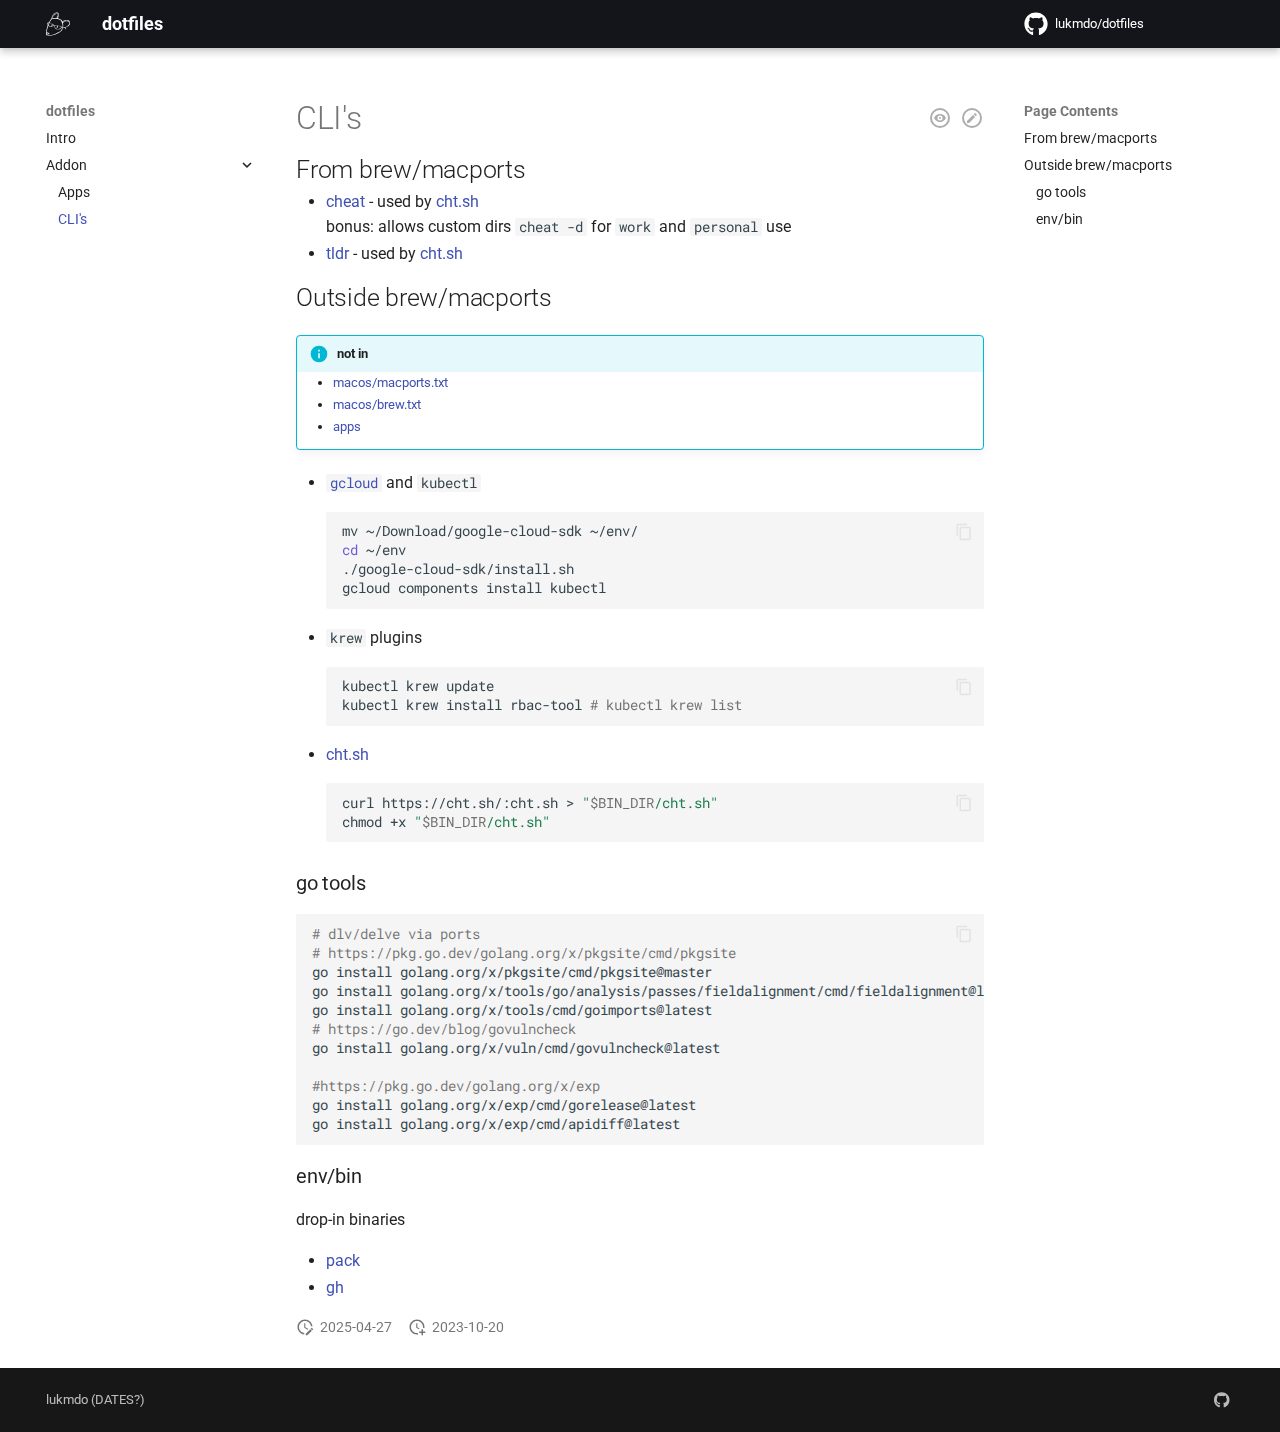
<file: addon/cli/index.html>
<!doctype html>
<html lang="en" class="no-js">
  <head>
    
      <meta charset="utf-8">
      <meta name="viewport" content="width=device-width,initial-scale=1">
      
        <meta name="description" content="TODO-description">
      
      
        <meta name="author" content="lukmdo">
      
      
        <link rel="canonical" href="https://lukmdo.github.io/dotfiles/addon/cli/">
      
      
        <link rel="prev" href="../apps/">
      
      
      
      <link rel="icon" href="../../assets/images/favicon.png">
      <meta name="generator" content="mkdocs-1.6.1, mkdocs-material-9.6.12">
    
    
      
        <title>CLI's - dotfiles</title>
      
    
    
      <link rel="stylesheet" href="../../assets/stylesheets/main.2afb09e1.min.css">
      
        
        <link rel="stylesheet" href="../../assets/stylesheets/palette.06af60db.min.css">
      
      

  
  
  
  
  <style>:root{--md-annotation-icon:url('data:image/svg+xml;charset=utf-8,%3Csvg%20xmlns%3D%22http%3A//www.w3.org/2000/svg%22%20viewBox%3D%220%200%2024%2024%22%3E%3Cpath%20d%3D%22M22%2012a10%2010%200%200%201-10%2010A10%2010%200%200%201%202%2012%2010%2010%200%200%201%2012%202a10%2010%200%200%201%2010%2010M6%2013h8l-3.5%203.5%201.42%201.42L17.84%2012l-5.92-5.92L10.5%207.5%2014%2011H6z%22/%3E%3C/svg%3E');}</style>


    
    
      
    
    
      
        
        
        <link rel="preconnect" href="https://fonts.gstatic.com" crossorigin>
        <link rel="stylesheet" href="https://fonts.googleapis.com/css?family=Roboto:300,300i,400,400i,700,700i%7CRoboto+Mono:400,400i,700,700i&display=fallback">
        <style>:root{--md-text-font:"Roboto";--md-code-font:"Roboto Mono"}</style>
      
    
    
      <link rel="stylesheet" href="../../assets/extra.css">
    
    <script>__md_scope=new URL("../..",location),__md_hash=e=>[...e].reduce(((e,_)=>(e<<5)-e+_.charCodeAt(0)),0),__md_get=(e,_=localStorage,t=__md_scope)=>JSON.parse(_.getItem(t.pathname+"."+e)),__md_set=(e,_,t=localStorage,a=__md_scope)=>{try{t.setItem(a.pathname+"."+e,JSON.stringify(_))}catch(e){}}</script>
    
      

    
    
    
  </head>
  
  
    
    
    
    
    
    <body dir="ltr" data-md-color-scheme="default" data-md-color-primary="black" data-md-color-accent="indigo">
  
    
    <input class="md-toggle" data-md-toggle="drawer" type="checkbox" id="__drawer" autocomplete="off">
    <input class="md-toggle" data-md-toggle="search" type="checkbox" id="__search" autocomplete="off">
    <label class="md-overlay" for="__drawer"></label>
    <div data-md-component="skip">
      
        
        <a href="#clis" class="md-skip">
          Skip to content
        </a>
      
    </div>
    <div data-md-component="announce">
      
    </div>
    
    
      

  

<header class="md-header md-header--shadow" data-md-component="header">
  <nav class="md-header__inner md-grid" aria-label="Header">
    <a href="../.." title="dotfiles" class="md-header__button md-logo" aria-label="dotfiles" data-md-component="logo">
      
  
  <svg xmlns="http://www.w3.org/2000/svg" viewBox="0 0 24 24"><path d="M10.325.402c-.242-.013-1.006.34-1.402.544-.897.472-1.14.632-1.806 1.54-.766 1.046-1.084 1.638-1.213 2.181-.383 1.392-.533 2.089-1.148 2.934-.457.344-.546.792-.911 1.305-.234.327-.862 1.43-.863 1.517-.003.163-.05.2-.539.184-.526-.018-.736.039-1.003.299-.24.232-.288.24-.289 1.054 0 .98.229 1.09.574 1.545C1.207 14.798.098 18.578 0 20.885c0 .195.015.706.131 1.741.137.296.337.514.587.671.822.062 1.762.302 3.39.302 1.315 0 3.857-.58 4.06-.635.693-.185 1.771-.76 2.51-1.187.174-.1 1.395-.542 1.856-.89.239-.181 1.461-.872 1.887-1.206.876-.687.96-.835 1.717-1.942.345-.505.497-.644.829-1.455l.01-.703c.262.09 2.184.608 2.41.743.367.219.012.448-.183.677-.14.165.092.323.224.203.192-.174.781-.564.744-.76 0-.134-.315-.328-.807-.572-.446-.221-.416-.218-.256-.265.905-.301 1.406-.437 2.032-.8 1.677-1.042 2.555-1.976 2.761-2.927.198-.876.09-1.52-.273-2.294-.183-.683-.513-.935-1.24-1.237-.848-.353-2.396-.51-3.012-.3-.517.175-1.777.738-2.416 1.057-.346.173-.633.307-.638.297-.156-.254-.32-.506-.463-.79-.252-.5-.37-.659-.624-.777-.133-.062-.385-.175-.684-.385-.496-.344-1.162-.82-2.723-1.243.892-1.545.904-1.74 1.039-2.587.125-.629.168-1.685.039-1.97-.117-.257-.617-.8-.955-.962-.66-.315-1.075-.287-1.627-.287m.023.564c.172-.001.369.022.622.07.44.085.728.2 1.171.47l.3.182.065.525c.069.564.046.986-.073 1.348-.04.124-.134.424-.207.667-.145.484-.498 1.015-.636 1.236-.03.05-.125-.022-.166.08-.184.466-.4.487-.76.52-.113.01-.889-.046-1.687-.07-.963.028-1.337-.22-2.518.258-.253.096.528-1.41.61-1.56.21-.38 1.327-1.66 1.6-1.762.23-.086.456-.341.656-.532.33-.315.418-.348.765-.415.324-.063 1.066-.29 1.43-.037.225.178.381.537.346.821-.069.566-.149.792-.497 1.31-.824 1.227-.806 1.251-.699 1.313.105.06.085.094.067.161-.056.206.007.163.161.11.315-.11.802-.996 1.119-2.001.192-.611.19-.335.16-1.12-.017-.465-.029-.415-.182-.665-.227-.37-.45-.49-1.22-.49-.83-.002-1.143.033-1.676.515-.603.544-1.083.77-1.949 2.054-.427.461-.92 1.615-1.149 2.427-.029-.005-.043.02-.015-.366.043-.588.185-.988.79-2.225.429-.874.58-1.133.76-1.3.613-.57 1.66-1.217 2.34-1.445.153-.052.3-.078.472-.08zm1.285 6.017c1.406.541 2.34.62 3.442 1.654.68 1.108.9 2.22 1.246 3.435.343 1.06.33 2.738.321 2.97-.414-.157-.826-.197-1.292-.214-.06-.542-1.137-.636-1.531-.825-.512-.228-1.295-.364-2.3-.527-.96-.22-1.753-.111-2.722-.125-.11.1-.19.186-.278.317-.15-.08-.354-.275-.634-.264-.105 0-.117-.018-.08-.28.024-.168.102-.305.017-.383-.221-.204-.167-.218-.201-.316-1.107-.64-3.029-1.611-4.02-1.71.34-.476.195-.52.303-.691.272-.429.968-1.343 1.123-1.694 0-.229.723-.984 1.403-1.503 1.43-.28 3.565-.265 5.203.156m8.519 1.505c1.605.041 2.166.236 2.697.777.524.55.698.877.698 1.31 0 .354-.278 1.343-.462 1.647-.7 1.152-2.265 2.404-3.6 2.88-.316.111-.478.133-1.096.148-.403.035-.91-.043-1.297-.13.22-2.561.026-2.73-.198-3.771.09-.22.505-.48.422-.611.776-.49 1.325-1.04 1.933-1.228.408-.15.493-.161 1.343-.186.802-.023.944-.014 1.224.075.597.19 1.265.746 1.265 1.053 0 .193.044.242.137.241.22-.002.151-.326.037-.559-.378-.704-.968-.954-1.533-1.081-.143-.03-.6-.099-1.013-.118-.591-.027-.84-.005-1.143.06-.48.102-.898.239-1.302.596-.31.275-.857.591-1.305.805-.106.015-.174-.17-.256-.267 1.053-.807 2.03-1.521 3.449-1.64zM2.718 10.96c-.304.488-.515.842-.524 1.226-.12.301-.227.595-.38.907-.373-.376-.254-1.176-.093-1.517.357-.69.368-.508.997-.616m.798.111c1.097.336 2.247.64 3.698 1.535.278.167.13.5.024 1.034a1.68 1.68 0 0 1-1.133.607c.431-.434.878-1.195.402-1.714-.118-.156-.15-.181-.358-.166-.284.02-.288-.006-.44.389-.327.385-.492 1.292-.382 1.576-.566-.033-2.077-.152-2.95-.709.094-.243.335-.595.358-.914.119-.241.62-1.665.78-1.638zm2.7 1.709c.167.282-.192 1.135-.417 1.241-.165-.602.167-1.17.416-1.241zm3.534.831c.437 0 1.24.092 2.21.253.836.138.995.177 1.715.414.854.264.798.364 1.087.785.063.09.156.366.205.609.109.533-.402.943-1.44 1.157-.354.073-.673.097-1.23.093-.879-.007-1.19-.044-1.685-.2-.736-.231-1.114-.555-1.519-1.233-.22-.37-.273-.414-.242-.685.064-.562.183-.927.346-1.064.134-.113.203-.129.553-.129m-1.984.085c.1-.003.586.224.683.29-.142.385-.009 1.322.383 1.777.092.143.318.465.535.68.684.683 1.13.795 2.656.796 1.278.002 1.65-.068 2.285-.272.589-.188.768-.428.837-.595.17-.402.252-.817.211-1.247l1.287.366c-.106.866-.587 1.375-.944 1.821-.266.428-.816 1.23-.971 1.364-.747.643-1.436 1.095-2.928 1.936-.439.248-1.618.706-1.924.859-.312.156-1.417.81-1.569.855a9.5 9.5 0 0 1-1.554.315c-.4.047-1.82.262-2.725.299-.66.014-.84-.054-1.657-.03-.438-.084-1.396-.301-1.396-.301-.285-.457-.359-.807-.439-1.336.664.778 1.063 1.041 1.595 1.041.479 0 .725-.18.92-.18.123 0 .454-.233.437-.385a1.03 1.03 0 0 0-.253-.605c-.23-.147-1.6-.691-1.832-.691-.64 0-.781.05-.85.18.395-2.142.909-4.616 1.67-6.62 1.174.514 3.097.887 4.043.568 1.452-.51 1.12-.685 1.5-.885m3.817.15c-.168 0-.586.458-.744.815-.159.359-.202.911-.083 1.055.098.118.503.12.707-.004.398-.243.779-1.096.682-1.538-.035-.16-.33-.328-.562-.328m.026.39c.148.178-.04.659-.213.85-.204.216-.406.247-.348.058.14-.353.456-.914.561-.908M2.68 21.462c.156.049.353.27.315.33-.638.036-.998-.008-1.051-.012-.217-.017-.917-.32-.897-.657.027-.395 1.32.31 1.633.339"/></svg>

    </a>
    <label class="md-header__button md-icon" for="__drawer">
      
      <svg xmlns="http://www.w3.org/2000/svg" viewBox="0 0 24 24"><path d="M3 6h18v2H3zm0 5h18v2H3zm0 5h18v2H3z"/></svg>
    </label>
    <div class="md-header__title" data-md-component="header-title">
      <div class="md-header__ellipsis">
        <div class="md-header__topic">
          <span class="md-ellipsis">
            dotfiles
          </span>
        </div>
        <div class="md-header__topic" data-md-component="header-topic">
          <span class="md-ellipsis">
            
              CLI's
            
          </span>
        </div>
      </div>
    </div>
    
      
    
    
    
    
    
      <div class="md-header__source">
        <a href="https://github.com/lukmdo/dotfiles" title="Go to repository" class="md-source" data-md-component="source">
  <div class="md-source__icon md-icon">
    
    <svg xmlns="http://www.w3.org/2000/svg" viewBox="0 0 496 512"><!--! Font Awesome Free 6.7.2 by @fontawesome - https://fontawesome.com License - https://fontawesome.com/license/free (Icons: CC BY 4.0, Fonts: SIL OFL 1.1, Code: MIT License) Copyright 2024 Fonticons, Inc.--><path d="M165.9 397.4c0 2-2.3 3.6-5.2 3.6-3.3.3-5.6-1.3-5.6-3.6 0-2 2.3-3.6 5.2-3.6 3-.3 5.6 1.3 5.6 3.6m-31.1-4.5c-.7 2 1.3 4.3 4.3 4.9 2.6 1 5.6 0 6.2-2s-1.3-4.3-4.3-5.2c-2.6-.7-5.5.3-6.2 2.3m44.2-1.7c-2.9.7-4.9 2.6-4.6 4.9.3 2 2.9 3.3 5.9 2.6 2.9-.7 4.9-2.6 4.6-4.6-.3-1.9-3-3.2-5.9-2.9M244.8 8C106.1 8 0 113.3 0 252c0 110.9 69.8 205.8 169.5 239.2 12.8 2.3 17.3-5.6 17.3-12.1 0-6.2-.3-40.4-.3-61.4 0 0-70 15-84.7-29.8 0 0-11.4-29.1-27.8-36.6 0 0-22.9-15.7 1.6-15.4 0 0 24.9 2 38.6 25.8 21.9 38.6 58.6 27.5 72.9 20.9 2.3-16 8.8-27.1 16-33.7-55.9-6.2-112.3-14.3-112.3-110.5 0-27.5 7.6-41.3 23.6-58.9-2.6-6.5-11.1-33.3 2.6-67.9 20.9-6.5 69 27 69 27 20-5.6 41.5-8.5 62.8-8.5s42.8 2.9 62.8 8.5c0 0 48.1-33.6 69-27 13.7 34.7 5.2 61.4 2.6 67.9 16 17.7 25.8 31.5 25.8 58.9 0 96.5-58.9 104.2-114.8 110.5 9.2 7.9 17 22.9 17 46.4 0 33.7-.3 75.4-.3 83.6 0 6.5 4.6 14.4 17.3 12.1C428.2 457.8 496 362.9 496 252 496 113.3 383.5 8 244.8 8M97.2 352.9c-1.3 1-1 3.3.7 5.2 1.6 1.6 3.9 2.3 5.2 1 1.3-1 1-3.3-.7-5.2-1.6-1.6-3.9-2.3-5.2-1m-10.8-8.1c-.7 1.3.3 2.9 2.3 3.9 1.6 1 3.6.7 4.3-.7.7-1.3-.3-2.9-2.3-3.9-2-.6-3.6-.3-4.3.7m32.4 35.6c-1.6 1.3-1 4.3 1.3 6.2 2.3 2.3 5.2 2.6 6.5 1 1.3-1.3.7-4.3-1.3-6.2-2.2-2.3-5.2-2.6-6.5-1m-11.4-14.7c-1.6 1-1.6 3.6 0 5.9s4.3 3.3 5.6 2.3c1.6-1.3 1.6-3.9 0-6.2-1.4-2.3-4-3.3-5.6-2"/></svg>
  </div>
  <div class="md-source__repository">
    lukmdo/dotfiles
  </div>
</a>
      </div>
    
  </nav>
  
</header>
    
    <div class="md-container" data-md-component="container">
      
      
        
          
        
      
      <main class="md-main" data-md-component="main">
        <div class="md-main__inner md-grid">
          
            
              
              <div class="md-sidebar md-sidebar--primary" data-md-component="sidebar" data-md-type="navigation" >
                <div class="md-sidebar__scrollwrap">
                  <div class="md-sidebar__inner">
                    



<nav class="md-nav md-nav--primary" aria-label="Navigation" data-md-level="0">
  <label class="md-nav__title" for="__drawer">
    <a href="../.." title="dotfiles" class="md-nav__button md-logo" aria-label="dotfiles" data-md-component="logo">
      
  
  <svg xmlns="http://www.w3.org/2000/svg" viewBox="0 0 24 24"><path d="M10.325.402c-.242-.013-1.006.34-1.402.544-.897.472-1.14.632-1.806 1.54-.766 1.046-1.084 1.638-1.213 2.181-.383 1.392-.533 2.089-1.148 2.934-.457.344-.546.792-.911 1.305-.234.327-.862 1.43-.863 1.517-.003.163-.05.2-.539.184-.526-.018-.736.039-1.003.299-.24.232-.288.24-.289 1.054 0 .98.229 1.09.574 1.545C1.207 14.798.098 18.578 0 20.885c0 .195.015.706.131 1.741.137.296.337.514.587.671.822.062 1.762.302 3.39.302 1.315 0 3.857-.58 4.06-.635.693-.185 1.771-.76 2.51-1.187.174-.1 1.395-.542 1.856-.89.239-.181 1.461-.872 1.887-1.206.876-.687.96-.835 1.717-1.942.345-.505.497-.644.829-1.455l.01-.703c.262.09 2.184.608 2.41.743.367.219.012.448-.183.677-.14.165.092.323.224.203.192-.174.781-.564.744-.76 0-.134-.315-.328-.807-.572-.446-.221-.416-.218-.256-.265.905-.301 1.406-.437 2.032-.8 1.677-1.042 2.555-1.976 2.761-2.927.198-.876.09-1.52-.273-2.294-.183-.683-.513-.935-1.24-1.237-.848-.353-2.396-.51-3.012-.3-.517.175-1.777.738-2.416 1.057-.346.173-.633.307-.638.297-.156-.254-.32-.506-.463-.79-.252-.5-.37-.659-.624-.777-.133-.062-.385-.175-.684-.385-.496-.344-1.162-.82-2.723-1.243.892-1.545.904-1.74 1.039-2.587.125-.629.168-1.685.039-1.97-.117-.257-.617-.8-.955-.962-.66-.315-1.075-.287-1.627-.287m.023.564c.172-.001.369.022.622.07.44.085.728.2 1.171.47l.3.182.065.525c.069.564.046.986-.073 1.348-.04.124-.134.424-.207.667-.145.484-.498 1.015-.636 1.236-.03.05-.125-.022-.166.08-.184.466-.4.487-.76.52-.113.01-.889-.046-1.687-.07-.963.028-1.337-.22-2.518.258-.253.096.528-1.41.61-1.56.21-.38 1.327-1.66 1.6-1.762.23-.086.456-.341.656-.532.33-.315.418-.348.765-.415.324-.063 1.066-.29 1.43-.037.225.178.381.537.346.821-.069.566-.149.792-.497 1.31-.824 1.227-.806 1.251-.699 1.313.105.06.085.094.067.161-.056.206.007.163.161.11.315-.11.802-.996 1.119-2.001.192-.611.19-.335.16-1.12-.017-.465-.029-.415-.182-.665-.227-.37-.45-.49-1.22-.49-.83-.002-1.143.033-1.676.515-.603.544-1.083.77-1.949 2.054-.427.461-.92 1.615-1.149 2.427-.029-.005-.043.02-.015-.366.043-.588.185-.988.79-2.225.429-.874.58-1.133.76-1.3.613-.57 1.66-1.217 2.34-1.445.153-.052.3-.078.472-.08zm1.285 6.017c1.406.541 2.34.62 3.442 1.654.68 1.108.9 2.22 1.246 3.435.343 1.06.33 2.738.321 2.97-.414-.157-.826-.197-1.292-.214-.06-.542-1.137-.636-1.531-.825-.512-.228-1.295-.364-2.3-.527-.96-.22-1.753-.111-2.722-.125-.11.1-.19.186-.278.317-.15-.08-.354-.275-.634-.264-.105 0-.117-.018-.08-.28.024-.168.102-.305.017-.383-.221-.204-.167-.218-.201-.316-1.107-.64-3.029-1.611-4.02-1.71.34-.476.195-.52.303-.691.272-.429.968-1.343 1.123-1.694 0-.229.723-.984 1.403-1.503 1.43-.28 3.565-.265 5.203.156m8.519 1.505c1.605.041 2.166.236 2.697.777.524.55.698.877.698 1.31 0 .354-.278 1.343-.462 1.647-.7 1.152-2.265 2.404-3.6 2.88-.316.111-.478.133-1.096.148-.403.035-.91-.043-1.297-.13.22-2.561.026-2.73-.198-3.771.09-.22.505-.48.422-.611.776-.49 1.325-1.04 1.933-1.228.408-.15.493-.161 1.343-.186.802-.023.944-.014 1.224.075.597.19 1.265.746 1.265 1.053 0 .193.044.242.137.241.22-.002.151-.326.037-.559-.378-.704-.968-.954-1.533-1.081-.143-.03-.6-.099-1.013-.118-.591-.027-.84-.005-1.143.06-.48.102-.898.239-1.302.596-.31.275-.857.591-1.305.805-.106.015-.174-.17-.256-.267 1.053-.807 2.03-1.521 3.449-1.64zM2.718 10.96c-.304.488-.515.842-.524 1.226-.12.301-.227.595-.38.907-.373-.376-.254-1.176-.093-1.517.357-.69.368-.508.997-.616m.798.111c1.097.336 2.247.64 3.698 1.535.278.167.13.5.024 1.034a1.68 1.68 0 0 1-1.133.607c.431-.434.878-1.195.402-1.714-.118-.156-.15-.181-.358-.166-.284.02-.288-.006-.44.389-.327.385-.492 1.292-.382 1.576-.566-.033-2.077-.152-2.95-.709.094-.243.335-.595.358-.914.119-.241.62-1.665.78-1.638zm2.7 1.709c.167.282-.192 1.135-.417 1.241-.165-.602.167-1.17.416-1.241zm3.534.831c.437 0 1.24.092 2.21.253.836.138.995.177 1.715.414.854.264.798.364 1.087.785.063.09.156.366.205.609.109.533-.402.943-1.44 1.157-.354.073-.673.097-1.23.093-.879-.007-1.19-.044-1.685-.2-.736-.231-1.114-.555-1.519-1.233-.22-.37-.273-.414-.242-.685.064-.562.183-.927.346-1.064.134-.113.203-.129.553-.129m-1.984.085c.1-.003.586.224.683.29-.142.385-.009 1.322.383 1.777.092.143.318.465.535.68.684.683 1.13.795 2.656.796 1.278.002 1.65-.068 2.285-.272.589-.188.768-.428.837-.595.17-.402.252-.817.211-1.247l1.287.366c-.106.866-.587 1.375-.944 1.821-.266.428-.816 1.23-.971 1.364-.747.643-1.436 1.095-2.928 1.936-.439.248-1.618.706-1.924.859-.312.156-1.417.81-1.569.855a9.5 9.5 0 0 1-1.554.315c-.4.047-1.82.262-2.725.299-.66.014-.84-.054-1.657-.03-.438-.084-1.396-.301-1.396-.301-.285-.457-.359-.807-.439-1.336.664.778 1.063 1.041 1.595 1.041.479 0 .725-.18.92-.18.123 0 .454-.233.437-.385a1.03 1.03 0 0 0-.253-.605c-.23-.147-1.6-.691-1.832-.691-.64 0-.781.05-.85.18.395-2.142.909-4.616 1.67-6.62 1.174.514 3.097.887 4.043.568 1.452-.51 1.12-.685 1.5-.885m3.817.15c-.168 0-.586.458-.744.815-.159.359-.202.911-.083 1.055.098.118.503.12.707-.004.398-.243.779-1.096.682-1.538-.035-.16-.33-.328-.562-.328m.026.39c.148.178-.04.659-.213.85-.204.216-.406.247-.348.058.14-.353.456-.914.561-.908M2.68 21.462c.156.049.353.27.315.33-.638.036-.998-.008-1.051-.012-.217-.017-.917-.32-.897-.657.027-.395 1.32.31 1.633.339"/></svg>

    </a>
    dotfiles
  </label>
  
    <div class="md-nav__source">
      <a href="https://github.com/lukmdo/dotfiles" title="Go to repository" class="md-source" data-md-component="source">
  <div class="md-source__icon md-icon">
    
    <svg xmlns="http://www.w3.org/2000/svg" viewBox="0 0 496 512"><!--! Font Awesome Free 6.7.2 by @fontawesome - https://fontawesome.com License - https://fontawesome.com/license/free (Icons: CC BY 4.0, Fonts: SIL OFL 1.1, Code: MIT License) Copyright 2024 Fonticons, Inc.--><path d="M165.9 397.4c0 2-2.3 3.6-5.2 3.6-3.3.3-5.6-1.3-5.6-3.6 0-2 2.3-3.6 5.2-3.6 3-.3 5.6 1.3 5.6 3.6m-31.1-4.5c-.7 2 1.3 4.3 4.3 4.9 2.6 1 5.6 0 6.2-2s-1.3-4.3-4.3-5.2c-2.6-.7-5.5.3-6.2 2.3m44.2-1.7c-2.9.7-4.9 2.6-4.6 4.9.3 2 2.9 3.3 5.9 2.6 2.9-.7 4.9-2.6 4.6-4.6-.3-1.9-3-3.2-5.9-2.9M244.8 8C106.1 8 0 113.3 0 252c0 110.9 69.8 205.8 169.5 239.2 12.8 2.3 17.3-5.6 17.3-12.1 0-6.2-.3-40.4-.3-61.4 0 0-70 15-84.7-29.8 0 0-11.4-29.1-27.8-36.6 0 0-22.9-15.7 1.6-15.4 0 0 24.9 2 38.6 25.8 21.9 38.6 58.6 27.5 72.9 20.9 2.3-16 8.8-27.1 16-33.7-55.9-6.2-112.3-14.3-112.3-110.5 0-27.5 7.6-41.3 23.6-58.9-2.6-6.5-11.1-33.3 2.6-67.9 20.9-6.5 69 27 69 27 20-5.6 41.5-8.5 62.8-8.5s42.8 2.9 62.8 8.5c0 0 48.1-33.6 69-27 13.7 34.7 5.2 61.4 2.6 67.9 16 17.7 25.8 31.5 25.8 58.9 0 96.5-58.9 104.2-114.8 110.5 9.2 7.9 17 22.9 17 46.4 0 33.7-.3 75.4-.3 83.6 0 6.5 4.6 14.4 17.3 12.1C428.2 457.8 496 362.9 496 252 496 113.3 383.5 8 244.8 8M97.2 352.9c-1.3 1-1 3.3.7 5.2 1.6 1.6 3.9 2.3 5.2 1 1.3-1 1-3.3-.7-5.2-1.6-1.6-3.9-2.3-5.2-1m-10.8-8.1c-.7 1.3.3 2.9 2.3 3.9 1.6 1 3.6.7 4.3-.7.7-1.3-.3-2.9-2.3-3.9-2-.6-3.6-.3-4.3.7m32.4 35.6c-1.6 1.3-1 4.3 1.3 6.2 2.3 2.3 5.2 2.6 6.5 1 1.3-1.3.7-4.3-1.3-6.2-2.2-2.3-5.2-2.6-6.5-1m-11.4-14.7c-1.6 1-1.6 3.6 0 5.9s4.3 3.3 5.6 2.3c1.6-1.3 1.6-3.9 0-6.2-1.4-2.3-4-3.3-5.6-2"/></svg>
  </div>
  <div class="md-source__repository">
    lukmdo/dotfiles
  </div>
</a>
    </div>
  
  <ul class="md-nav__list" data-md-scrollfix>
    
      
      
  
  
  
  
    <li class="md-nav__item">
      <a href="../.." class="md-nav__link">
        
  
  
  <span class="md-ellipsis">
    Intro
    
  </span>
  

      </a>
    </li>
  

    
      
      
  
  
    
  
  
  
    
    
    
    
    
    <li class="md-nav__item md-nav__item--active md-nav__item--nested">
      
        
        
        <input class="md-nav__toggle md-toggle " type="checkbox" id="__nav_2" checked>
        
          
          <label class="md-nav__link" for="__nav_2" id="__nav_2_label" tabindex="0">
            
  
  
  <span class="md-ellipsis">
    Addon
    
  </span>
  

            <span class="md-nav__icon md-icon"></span>
          </label>
        
        <nav class="md-nav" data-md-level="1" aria-labelledby="__nav_2_label" aria-expanded="true">
          <label class="md-nav__title" for="__nav_2">
            <span class="md-nav__icon md-icon"></span>
            Addon
          </label>
          <ul class="md-nav__list" data-md-scrollfix>
            
              
                
  
  
  
  
    <li class="md-nav__item">
      <a href="../apps/" class="md-nav__link">
        
  
  
  <span class="md-ellipsis">
    Apps
    
  </span>
  

      </a>
    </li>
  

              
            
              
                
  
  
    
  
  
  
    <li class="md-nav__item md-nav__item--active">
      
      <input class="md-nav__toggle md-toggle" type="checkbox" id="__toc">
      
      
        
      
      
        <label class="md-nav__link md-nav__link--active" for="__toc">
          
  
  
  <span class="md-ellipsis">
    CLI's
    
  </span>
  

          <span class="md-nav__icon md-icon"></span>
        </label>
      
      <a href="./" class="md-nav__link md-nav__link--active">
        
  
  
  <span class="md-ellipsis">
    CLI's
    
  </span>
  

      </a>
      
        

  

<nav class="md-nav md-nav--secondary" aria-label="Page Contents">
  
  
  
    
  
  
    <label class="md-nav__title" for="__toc">
      <span class="md-nav__icon md-icon"></span>
      Page Contents
    </label>
    <ul class="md-nav__list" data-md-component="toc" data-md-scrollfix>
      
        <li class="md-nav__item">
  <a href="#from-brewmacports" class="md-nav__link">
    <span class="md-ellipsis">
      From brew/macports
    </span>
  </a>
  
</li>
      
        <li class="md-nav__item">
  <a href="#outside-brewmacports" class="md-nav__link">
    <span class="md-ellipsis">
      Outside brew/macports
    </span>
  </a>
  
    <nav class="md-nav" aria-label="Outside brew/macports">
      <ul class="md-nav__list">
        
          <li class="md-nav__item">
  <a href="#go-tools" class="md-nav__link">
    <span class="md-ellipsis">
      go tools
    </span>
  </a>
  
</li>
        
          <li class="md-nav__item">
  <a href="#envbin" class="md-nav__link">
    <span class="md-ellipsis">
      env/bin
    </span>
  </a>
  
</li>
        
      </ul>
    </nav>
  
</li>
      
    </ul>
  
</nav>
      
    </li>
  

              
            
          </ul>
        </nav>
      
    </li>
  

    
  </ul>
</nav>
                  </div>
                </div>
              </div>
            
            
              
              <div class="md-sidebar md-sidebar--secondary" data-md-component="sidebar" data-md-type="toc" >
                <div class="md-sidebar__scrollwrap">
                  <div class="md-sidebar__inner">
                    

  

<nav class="md-nav md-nav--secondary" aria-label="Page Contents">
  
  
  
    
  
  
    <label class="md-nav__title" for="__toc">
      <span class="md-nav__icon md-icon"></span>
      Page Contents
    </label>
    <ul class="md-nav__list" data-md-component="toc" data-md-scrollfix>
      
        <li class="md-nav__item">
  <a href="#from-brewmacports" class="md-nav__link">
    <span class="md-ellipsis">
      From brew/macports
    </span>
  </a>
  
</li>
      
        <li class="md-nav__item">
  <a href="#outside-brewmacports" class="md-nav__link">
    <span class="md-ellipsis">
      Outside brew/macports
    </span>
  </a>
  
    <nav class="md-nav" aria-label="Outside brew/macports">
      <ul class="md-nav__list">
        
          <li class="md-nav__item">
  <a href="#go-tools" class="md-nav__link">
    <span class="md-ellipsis">
      go tools
    </span>
  </a>
  
</li>
        
          <li class="md-nav__item">
  <a href="#envbin" class="md-nav__link">
    <span class="md-ellipsis">
      env/bin
    </span>
  </a>
  
</li>
        
      </ul>
    </nav>
  
</li>
      
    </ul>
  
</nav>
                  </div>
                </div>
              </div>
            
          
          
            <div class="md-content" data-md-component="content">
              <article class="md-content__inner md-typeset">
                
                  


  
    <a href="https://github.com/lukmdo/dotfiles/edit/master/docs/pages/addon/cli.md" title="Edit this page" class="md-content__button md-icon">
      
      <svg xmlns="http://www.w3.org/2000/svg" viewBox="0 0 24 24"><path d="m7 14.94 6.06-6.06 2.06 2.06L9.06 17H7zM12 20a8 8 0 0 0 8-8 8 8 0 0 0-8-8 8 8 0 0 0-8 8 8 8 0 0 0 8 8m4.7-10.65-1 1-2.05-2.05 1-1c.21-.22.56-.22.77 0l1.28 1.28c.22.21.22.56 0 .77M12 2a10 10 0 0 1 10 10 10 10 0 0 1-10 10A10 10 0 0 1 2 12 10 10 0 0 1 12 2"/></svg>
    </a>
  
  
    
      
    
    <a href="https://github.com/lukmdo/dotfiles/raw/master/docs/pages/addon/cli.md" title="View source of this page" class="md-content__button md-icon">
      
      <svg xmlns="http://www.w3.org/2000/svg" viewBox="0 0 24 24"><path d="M12 22A10 10 0 0 1 2 12 10 10 0 0 1 12 2a10 10 0 0 1 10 10 10 10 0 0 1-10 10m0-2a8 8 0 0 0 8-8 8 8 0 0 0-8-8 8 8 0 0 0-8 8 8 8 0 0 0 8 8m0-9a1 1 0 0 1 1 1 1 1 0 0 1-1 1 1 1 0 0 1-1-1 1 1 0 0 1 1-1m0-3c2.63 0 5 1.57 6 4a6.505 6.505 0 0 1-8.5 3.5A6.52 6.52 0 0 1 6 12c1-2.43 3.37-4 6-4m0 1.5A2.5 2.5 0 0 0 9.5 12a2.5 2.5 0 0 0 2.5 2.5 2.5 2.5 0 0 0 2.5-2.5A2.5 2.5 0 0 0 12 9.5"/></svg>
    </a>
  


<h1 id="clis">CLI's<a class="headerlink" href="#clis" title="Permanent link">&para;</a></h1>
<h2 id="from-brewmacports">From brew/macports<a class="headerlink" href="#from-brewmacports" title="Permanent link">&para;</a></h2>
<ul>
<li><a href="https://github.com/cheat/cheat">cheat</a> - used by <a href="">cht.sh</a><br>
  bonus: allows custom dirs <code>cheat -d</code> for <code>work</code> and <code>personal</code> use</li>
<li><a href="https://dbrgn.github.io/tealdeer/">tldr</a> - used by <a href="">cht.sh</a></li>
</ul>
<h2 id="outside-brewmacports">Outside brew/macports<a class="headerlink" href="#outside-brewmacports" title="Permanent link">&para;</a></h2>
<div class="admonition info">
<p class="admonition-title">not in</p>
<ul>
<li><a href="https://github.com/lukmdo/dotfiles/blob/master/macos/macports.txt">macos/macports.txt</a></li>
<li><a href="https://github.com/lukmdo/dotfiles/blob/master/macos/brew.txt">macos/brew.txt</a></li>
<li><a href="../apps/">apps</a></li>
</ul>
</div>
<ul>
<li><a href="https://cloud.google.com/sdk/docs/install"><code>gcloud</code></a> and <code>kubectl</code>
<div class="language-sh highlight"><pre><span></span><code><span id="__span-0-1"><a id="__codelineno-0-1" name="__codelineno-0-1" href="#__codelineno-0-1"></a>mv<span class="w"> </span>~/Download/google-cloud-sdk<span class="w"> </span>~/env/
</span><span id="__span-0-2"><a id="__codelineno-0-2" name="__codelineno-0-2" href="#__codelineno-0-2"></a><span class="nb">cd</span><span class="w"> </span>~/env
</span><span id="__span-0-3"><a id="__codelineno-0-3" name="__codelineno-0-3" href="#__codelineno-0-3"></a>./google-cloud-sdk/install.sh
</span><span id="__span-0-4"><a id="__codelineno-0-4" name="__codelineno-0-4" href="#__codelineno-0-4"></a>gcloud<span class="w"> </span>components<span class="w"> </span>install<span class="w"> </span>kubectl
</span></code></pre></div></li>
<li><code>krew</code> plugins
<div class="language-shell highlight"><pre><span></span><code><span id="__span-1-1"><a id="__codelineno-1-1" name="__codelineno-1-1" href="#__codelineno-1-1"></a>kubectl<span class="w"> </span>krew<span class="w"> </span>update
</span><span id="__span-1-2"><a id="__codelineno-1-2" name="__codelineno-1-2" href="#__codelineno-1-2"></a>kubectl<span class="w"> </span>krew<span class="w"> </span>install<span class="w"> </span>rbac-tool<span class="w"> </span><span class="c1"># kubectl krew list</span>
</span></code></pre></div></li>
<li><a href="https://github.com/chubin/cheat.sh#installation">cht.sh</a>
<div class="language-shell highlight"><pre><span></span><code><span id="__span-2-1"><a id="__codelineno-2-1" name="__codelineno-2-1" href="#__codelineno-2-1"></a>curl<span class="w"> </span>https://cht.sh/:cht.sh<span class="w"> </span>&gt;<span class="w"> </span><span class="s2">&quot;</span><span class="nv">$BIN_DIR</span><span class="s2">/cht.sh&quot;</span>
</span><span id="__span-2-2"><a id="__codelineno-2-2" name="__codelineno-2-2" href="#__codelineno-2-2"></a>chmod<span class="w"> </span>+x<span class="w"> </span><span class="s2">&quot;</span><span class="nv">$BIN_DIR</span><span class="s2">/cht.sh&quot;</span>
</span></code></pre></div></li>
</ul>
<h3 id="go-tools">go tools<a class="headerlink" href="#go-tools" title="Permanent link">&para;</a></h3>
<div class="language-shell highlight"><pre><span></span><code><span id="__span-3-1"><a id="__codelineno-3-1" name="__codelineno-3-1" href="#__codelineno-3-1"></a><span class="c1"># dlv/delve via ports</span>
</span><span id="__span-3-2"><a id="__codelineno-3-2" name="__codelineno-3-2" href="#__codelineno-3-2"></a><span class="c1"># https://pkg.go.dev/golang.org/x/pkgsite/cmd/pkgsite</span>
</span><span id="__span-3-3"><a id="__codelineno-3-3" name="__codelineno-3-3" href="#__codelineno-3-3"></a>go<span class="w"> </span>install<span class="w"> </span>golang.org/x/pkgsite/cmd/pkgsite@master
</span><span id="__span-3-4"><a id="__codelineno-3-4" name="__codelineno-3-4" href="#__codelineno-3-4"></a>go<span class="w"> </span>install<span class="w"> </span>golang.org/x/tools/go/analysis/passes/fieldalignment/cmd/fieldalignment@latest
</span><span id="__span-3-5"><a id="__codelineno-3-5" name="__codelineno-3-5" href="#__codelineno-3-5"></a>go<span class="w"> </span>install<span class="w"> </span>golang.org/x/tools/cmd/goimports@latest
</span><span id="__span-3-6"><a id="__codelineno-3-6" name="__codelineno-3-6" href="#__codelineno-3-6"></a><span class="c1"># https://go.dev/blog/govulncheck</span>
</span><span id="__span-3-7"><a id="__codelineno-3-7" name="__codelineno-3-7" href="#__codelineno-3-7"></a>go<span class="w"> </span>install<span class="w"> </span>golang.org/x/vuln/cmd/govulncheck@latest
</span><span id="__span-3-8"><a id="__codelineno-3-8" name="__codelineno-3-8" href="#__codelineno-3-8"></a>
</span><span id="__span-3-9"><a id="__codelineno-3-9" name="__codelineno-3-9" href="#__codelineno-3-9"></a><span class="c1">#https://pkg.go.dev/golang.org/x/exp</span>
</span><span id="__span-3-10"><a id="__codelineno-3-10" name="__codelineno-3-10" href="#__codelineno-3-10"></a>go<span class="w"> </span>install<span class="w"> </span>golang.org/x/exp/cmd/gorelease@latest
</span><span id="__span-3-11"><a id="__codelineno-3-11" name="__codelineno-3-11" href="#__codelineno-3-11"></a>go<span class="w"> </span>install<span class="w"> </span>golang.org/x/exp/cmd/apidiff@latest
</span></code></pre></div>
<h3 id="envbin">env/bin<a class="headerlink" href="#envbin" title="Permanent link">&para;</a></h3>
<p>drop-in binaries</p>
<ul>
<li><a href="https://github.com/buildpacks/pack/releases">pack</a></li>
<li><a href="https://cli.github.com/">gh</a></li>
</ul>







  
    
  
  
    
  


  <aside class="md-source-file">
    
      
  <span class="md-source-file__fact">
    <span class="md-icon" title="Last update">
      <svg xmlns="http://www.w3.org/2000/svg" viewBox="0 0 24 24"><path d="M21 13.1c-.1 0-.3.1-.4.2l-1 1 2.1 2.1 1-1c.2-.2.2-.6 0-.8l-1.3-1.3c-.1-.1-.2-.2-.4-.2m-1.9 1.8-6.1 6V23h2.1l6.1-6.1zM12.5 7v5.2l4 2.4-1 1L11 13V7zM11 21.9c-5.1-.5-9-4.8-9-9.9C2 6.5 6.5 2 12 2c5.3 0 9.6 4.1 10 9.3-.3-.1-.6-.2-1-.2s-.7.1-1 .2C19.6 7.2 16.2 4 12 4c-4.4 0-8 3.6-8 8 0 4.1 3.1 7.5 7.1 7.9l-.1.2z"/></svg>
    </span>
    <span class="git-revision-date-localized-plugin git-revision-date-localized-plugin-custom" title="April 27, 2025 23:38:23">2025-04-27</span>
  </span>

    
    
      
  <span class="md-source-file__fact">
    <span class="md-icon" title="Created">
      <svg xmlns="http://www.w3.org/2000/svg" viewBox="0 0 24 24"><path d="M14.47 15.08 11 13V7h1.5v5.25l3.08 1.83c-.41.28-.79.62-1.11 1m-1.39 4.84c-.36.05-.71.08-1.08.08-4.42 0-8-3.58-8-8s3.58-8 8-8 8 3.58 8 8c0 .37-.03.72-.08 1.08.69.1 1.33.32 1.92.64.1-.56.16-1.13.16-1.72 0-5.5-4.5-10-10-10S2 6.5 2 12s4.47 10 10 10c.59 0 1.16-.06 1.72-.16-.32-.59-.54-1.23-.64-1.92M18 15v3h-3v2h3v3h2v-3h3v-2h-3v-3z"/></svg>
    </span>
    <span class="git-revision-date-localized-plugin git-revision-date-localized-plugin-custom" title="October 20, 2023 17:59:10">2023-10-20</span>
  </span>

    
    
    
  </aside>





                
              </article>
            </div>
          
          
<script>var target=document.getElementById(location.hash.slice(1));target&&target.name&&(target.checked=target.name.startsWith("__tabbed_"))</script>
        </div>
        
      </main>
      
        <footer class="md-footer">
  
  <div class="md-footer-meta md-typeset">
    <div class="md-footer-meta__inner md-grid">
      <div class="md-copyright">
  
    <div class="md-copyright__highlight">
      lukmdo (DATES?)
    </div>
  
  
</div>
      
        <div class="md-social">
  
    
    
    
    
    <a href="https://github.com/lukmdo" target="_blank" rel="noopener" title="github/lukmdo" class="md-social__link">
      <svg xmlns="http://www.w3.org/2000/svg" viewBox="0 0 496 512"><!--! Font Awesome Free 6.7.2 by @fontawesome - https://fontawesome.com License - https://fontawesome.com/license/free (Icons: CC BY 4.0, Fonts: SIL OFL 1.1, Code: MIT License) Copyright 2024 Fonticons, Inc.--><path d="M165.9 397.4c0 2-2.3 3.6-5.2 3.6-3.3.3-5.6-1.3-5.6-3.6 0-2 2.3-3.6 5.2-3.6 3-.3 5.6 1.3 5.6 3.6m-31.1-4.5c-.7 2 1.3 4.3 4.3 4.9 2.6 1 5.6 0 6.2-2s-1.3-4.3-4.3-5.2c-2.6-.7-5.5.3-6.2 2.3m44.2-1.7c-2.9.7-4.9 2.6-4.6 4.9.3 2 2.9 3.3 5.9 2.6 2.9-.7 4.9-2.6 4.6-4.6-.3-1.9-3-3.2-5.9-2.9M244.8 8C106.1 8 0 113.3 0 252c0 110.9 69.8 205.8 169.5 239.2 12.8 2.3 17.3-5.6 17.3-12.1 0-6.2-.3-40.4-.3-61.4 0 0-70 15-84.7-29.8 0 0-11.4-29.1-27.8-36.6 0 0-22.9-15.7 1.6-15.4 0 0 24.9 2 38.6 25.8 21.9 38.6 58.6 27.5 72.9 20.9 2.3-16 8.8-27.1 16-33.7-55.9-6.2-112.3-14.3-112.3-110.5 0-27.5 7.6-41.3 23.6-58.9-2.6-6.5-11.1-33.3 2.6-67.9 20.9-6.5 69 27 69 27 20-5.6 41.5-8.5 62.8-8.5s42.8 2.9 62.8 8.5c0 0 48.1-33.6 69-27 13.7 34.7 5.2 61.4 2.6 67.9 16 17.7 25.8 31.5 25.8 58.9 0 96.5-58.9 104.2-114.8 110.5 9.2 7.9 17 22.9 17 46.4 0 33.7-.3 75.4-.3 83.6 0 6.5 4.6 14.4 17.3 12.1C428.2 457.8 496 362.9 496 252 496 113.3 383.5 8 244.8 8M97.2 352.9c-1.3 1-1 3.3.7 5.2 1.6 1.6 3.9 2.3 5.2 1 1.3-1 1-3.3-.7-5.2-1.6-1.6-3.9-2.3-5.2-1m-10.8-8.1c-.7 1.3.3 2.9 2.3 3.9 1.6 1 3.6.7 4.3-.7.7-1.3-.3-2.9-2.3-3.9-2-.6-3.6-.3-4.3.7m32.4 35.6c-1.6 1.3-1 4.3 1.3 6.2 2.3 2.3 5.2 2.6 6.5 1 1.3-1.3.7-4.3-1.3-6.2-2.2-2.3-5.2-2.6-6.5-1m-11.4-14.7c-1.6 1-1.6 3.6 0 5.9s4.3 3.3 5.6 2.3c1.6-1.3 1.6-3.9 0-6.2-1.4-2.3-4-3.3-5.6-2"/></svg>
    </a>
  
</div>
      
    </div>
  </div>
</footer>
      
    </div>
    <div class="md-dialog" data-md-component="dialog">
      <div class="md-dialog__inner md-typeset"></div>
    </div>
    
    
    
      
      <script id="__config" type="application/json">{"base": "../..", "features": ["content.action.edit", "content.action.view", "content.code.copy", "content.code.select", "content.code.annotate"], "search": "../../assets/javascripts/workers/search.f8cc74c7.min.js", "tags": null, "translations": {"clipboard.copied": "Copied to clipboard", "clipboard.copy": "Copy to clipboard", "search.result.more.one": "1 more on this page", "search.result.more.other": "# more on this page", "search.result.none": "No matching documents", "search.result.one": "1 matching document", "search.result.other": "# matching documents", "search.result.placeholder": "Type to start searching", "search.result.term.missing": "Missing", "select.version": "Select version"}, "version": null}</script>
    
    
      <script src="../../assets/javascripts/bundle.c8b220af.min.js"></script>
      
    
  </body>
</html>
</file>
<file: assets/extra.css>
/* compact headings */
.md-typeset h1 {
    margin: 0;
}

.md-typeset h2, .md-typeset h3, .md-typeset h4 {
    margin: 0.5em 0 0;
}

h1, h2, h3, h4 {
    margin-block-start: 0.13em;
    margin-block-end: 0.13em;
}


/* compact lists (default: 0.5em) */
.md-typeset ol, .md-typeset ul {
    margin-bottom: 0.1em;
    margin-top: 0.1em;
}

.md-typeset ol li, .md-typeset ul li {
    margin-bottom: 0.1em;
}

.md-typeset ol li ol, .md-typeset ol li ul, .md-typeset ul li ol, .md-typeset ul li ul {
    margin-bottom: 0.1em;
    margin-top: 0.1em;
}
</file>
<file: assets/stylesheets/main.30068a00.min.css>
@charset "UTF-8";html{-webkit-text-size-adjust:none;-moz-text-size-adjust:none;text-size-adjust:none;box-sizing:border-box}*,:after,:before{box-sizing:inherit}@media (prefers-reduced-motion){*,:after,:before{transition:none!important}}body{margin:0}a,button,input,label{-webkit-tap-highlight-color:transparent}a{color:inherit;text-decoration:none}hr{border:0;box-sizing:initial;display:block;height:.05rem;overflow:visible;padding:0}small{font-size:80%}sub,sup{line-height:1em}img{border-style:none}table{border-collapse:initial;border-spacing:0}td,th{font-weight:400;vertical-align:top}button{background:#0000;border:0;font-family:inherit;font-size:inherit;margin:0;padding:0}input{border:0;outline:none}:root{--md-primary-fg-color:#4051b5;--md-primary-fg-color--light:#5d6cc0;--md-primary-fg-color--dark:#303fa1;--md-primary-bg-color:#fff;--md-primary-bg-color--light:#ffffffb3;--md-accent-fg-color:#526cfe;--md-accent-fg-color--transparent:#526cfe1a;--md-accent-bg-color:#fff;--md-accent-bg-color--light:#ffffffb3}[data-md-color-scheme=default]{color-scheme:light}[data-md-color-scheme=default] img[src$="#gh-dark-mode-only"],[data-md-color-scheme=default] img[src$="#only-dark"]{display:none}:root,[data-md-color-scheme=default]{--md-default-fg-color:#000000de;--md-default-fg-color--light:#0000008a;--md-default-fg-color--lighter:#00000052;--md-default-fg-color--lightest:#00000012;--md-default-bg-color:#fff;--md-default-bg-color--light:#ffffffb3;--md-default-bg-color--lighter:#ffffff4d;--md-default-bg-color--lightest:#ffffff1f;--md-code-fg-color:#36464e;--md-code-bg-color:#f5f5f5;--md-code-hl-color:#4287ff;--md-code-hl-color--light:#4287ff1a;--md-code-hl-number-color:#d52a2a;--md-code-hl-special-color:#db1457;--md-code-hl-function-color:#a846b9;--md-code-hl-constant-color:#6e59d9;--md-code-hl-keyword-color:#3f6ec6;--md-code-hl-string-color:#1c7d4d;--md-code-hl-name-color:var(--md-code-fg-color);--md-code-hl-operator-color:var(--md-default-fg-color--light);--md-code-hl-punctuation-color:var(--md-default-fg-color--light);--md-code-hl-comment-color:var(--md-default-fg-color--light);--md-code-hl-generic-color:var(--md-default-fg-color--light);--md-code-hl-variable-color:var(--md-default-fg-color--light);--md-typeset-color:var(--md-default-fg-color);--md-typeset-a-color:var(--md-primary-fg-color);--md-typeset-mark-color:#ffff0080;--md-typeset-del-color:#f5503d26;--md-typeset-ins-color:#0bd57026;--md-typeset-kbd-color:#fafafa;--md-typeset-kbd-accent-color:#fff;--md-typeset-kbd-border-color:#b8b8b8;--md-typeset-table-color:#0000001f;--md-typeset-table-color--light:rgba(0,0,0,.035);--md-admonition-fg-color:var(--md-default-fg-color);--md-admonition-bg-color:var(--md-default-bg-color);--md-warning-fg-color:#000000de;--md-warning-bg-color:#ff9;--md-footer-fg-color:#fff;--md-footer-fg-color--light:#ffffffb3;--md-footer-fg-color--lighter:#ffffff73;--md-footer-bg-color:#000000de;--md-footer-bg-color--dark:#00000052;--md-shadow-z1:0 0.2rem 0.5rem #0000000d,0 0 0.05rem #0000001a;--md-shadow-z2:0 0.2rem 0.5rem #0000001a,0 0 0.05rem #00000040;--md-shadow-z3:0 0.2rem 0.5rem #0003,0 0 0.05rem #00000059}.md-icon svg{fill:currentcolor;display:block;height:1.2rem;width:1.2rem}body{-webkit-font-smoothing:antialiased;-moz-osx-font-smoothing:grayscale;--md-text-font-family:var(--md-text-font,_),-apple-system,BlinkMacSystemFont,Helvetica,Arial,sans-serif;--md-code-font-family:var(--md-code-font,_),SFMono-Regular,Consolas,Menlo,monospace}aside,body,input{font-feature-settings:"kern","liga";color:var(--md-typeset-color);font-family:var(--md-text-font-family)}code,kbd,pre{font-feature-settings:"kern";font-family:var(--md-code-font-family)}:root{--md-typeset-table-sort-icon:url('data:image/svg+xml;charset=utf-8,<svg xmlns="http://www.w3.org/2000/svg" viewBox="0 0 24 24"><path d="m18 21-4-4h3V7h-3l4-4 4 4h-3v10h3M2 19v-2h10v2M2 13v-2h7v2M2 7V5h4v2H2Z"/></svg>');--md-typeset-table-sort-icon--asc:url('data:image/svg+xml;charset=utf-8,<svg xmlns="http://www.w3.org/2000/svg" viewBox="0 0 24 24"><path d="M19 17h3l-4 4-4-4h3V3h2M2 17h10v2H2M6 5v2H2V5m0 6h7v2H2v-2Z"/></svg>');--md-typeset-table-sort-icon--desc:url('data:image/svg+xml;charset=utf-8,<svg xmlns="http://www.w3.org/2000/svg" viewBox="0 0 24 24"><path d="M19 7h3l-4-4-4 4h3v14h2M2 17h10v2H2M6 5v2H2V5m0 6h7v2H2v-2Z"/></svg>')}.md-typeset{-webkit-print-color-adjust:exact;color-adjust:exact;font-size:.8rem;line-height:1.6}@media print{.md-typeset{font-size:.68rem}}.md-typeset blockquote,.md-typeset dl,.md-typeset figure,.md-typeset ol,.md-typeset pre,.md-typeset ul{margin-bottom:1em;margin-top:1em}.md-typeset h1{color:var(--md-default-fg-color--light);font-size:2em;line-height:1.3;margin:0 0 1.25em}.md-typeset h1,.md-typeset h2{font-weight:300;letter-spacing:-.01em}.md-typeset h2{font-size:1.5625em;line-height:1.4;margin:1.6em 0 .64em}.md-typeset h3{font-size:1.25em;font-weight:400;letter-spacing:-.01em;line-height:1.5;margin:1.6em 0 .8em}.md-typeset h2+h3{margin-top:.8em}.md-typeset h4{font-weight:700;letter-spacing:-.01em;margin:1em 0}.md-typeset h5,.md-typeset h6{color:var(--md-default-fg-color--light);font-size:.8em;font-weight:700;letter-spacing:-.01em;margin:1.25em 0}.md-typeset h5{text-transform:uppercase}.md-typeset hr{border-bottom:.05rem solid var(--md-default-fg-color--lightest);display:flow-root;margin:1.5em 0}.md-typeset a{color:var(--md-typeset-a-color);word-break:break-word}.md-typeset a,.md-typeset a:before{transition:color 125ms}.md-typeset a:focus,.md-typeset a:hover{color:var(--md-accent-fg-color)}.md-typeset a:focus code,.md-typeset a:hover code{background-color:var(--md-accent-fg-color--transparent)}.md-typeset a code{color:currentcolor;transition:background-color 125ms}.md-typeset a.focus-visible{outline-color:var(--md-accent-fg-color);outline-offset:.2rem}.md-typeset code,.md-typeset kbd,.md-typeset pre{color:var(--md-code-fg-color);direction:ltr;font-variant-ligatures:none}@media print{.md-typeset code,.md-typeset kbd,.md-typeset pre{white-space:pre-wrap}}.md-typeset code{background-color:var(--md-code-bg-color);border-radius:.1rem;-webkit-box-decoration-break:clone;box-decoration-break:clone;font-size:.85em;padding:0 .2941176471em;word-break:break-word}.md-typeset code:not(.focus-visible){-webkit-tap-highlight-color:transparent;outline:none}.md-typeset pre{display:flow-root;line-height:1.4;position:relative}.md-typeset pre>code{-webkit-box-decoration-break:slice;box-decoration-break:slice;box-shadow:none;display:block;margin:0;outline-color:var(--md-accent-fg-color);overflow:auto;padding:.7720588235em 1.1764705882em;scrollbar-color:var(--md-default-fg-color--lighter) #0000;scrollbar-width:thin;touch-action:auto;word-break:normal}.md-typeset pre>code:hover{scrollbar-color:var(--md-accent-fg-color) #0000}.md-typeset pre>code::-webkit-scrollbar{height:.2rem;width:.2rem}.md-typeset pre>code::-webkit-scrollbar-thumb{background-color:var(--md-default-fg-color--lighter)}.md-typeset pre>code::-webkit-scrollbar-thumb:hover{background-color:var(--md-accent-fg-color)}.md-typeset kbd{background-color:var(--md-typeset-kbd-color);border-radius:.1rem;box-shadow:0 .1rem 0 .05rem var(--md-typeset-kbd-border-color),0 .1rem 0 var(--md-typeset-kbd-border-color),0 -.1rem .2rem var(--md-typeset-kbd-accent-color) inset;color:var(--md-default-fg-color);display:inline-block;font-size:.75em;padding:0 .6666666667em;vertical-align:text-top;word-break:break-word}.md-typeset mark{background-color:var(--md-typeset-mark-color);-webkit-box-decoration-break:clone;box-decoration-break:clone;color:inherit;word-break:break-word}.md-typeset abbr{border-bottom:.05rem dotted var(--md-default-fg-color--light);cursor:help;text-decoration:none}@media (hover:none){.md-typeset abbr[title]:focus:after,.md-typeset abbr[title]:hover:after{background-color:var(--md-default-fg-color);border-radius:.1rem;box-shadow:var(--md-shadow-z3);color:var(--md-default-bg-color);content:attr(title);font-size:.7rem;left:.8rem;margin-top:2em;padding:.2rem .3rem;position:absolute;right:.8rem}}.md-typeset small{opacity:.75}[dir=ltr] .md-typeset sub,[dir=ltr] .md-typeset sup{margin-left:.078125em}[dir=rtl] .md-typeset sub,[dir=rtl] .md-typeset sup{margin-right:.078125em}[dir=ltr] .md-typeset blockquote{padding-left:.6rem}[dir=rtl] .md-typeset blockquote{padding-right:.6rem}[dir=ltr] .md-typeset blockquote{border-left:.2rem solid var(--md-default-fg-color--lighter)}[dir=rtl] .md-typeset blockquote{border-right:.2rem solid var(--md-default-fg-color--lighter)}.md-typeset blockquote{color:var(--md-default-fg-color--light);margin-left:0;margin-right:0}.md-typeset ul{list-style-type:disc}[dir=ltr] .md-typeset ol,[dir=ltr] .md-typeset ul{margin-left:.625em}[dir=rtl] .md-typeset ol,[dir=rtl] .md-typeset ul{margin-right:.625em}.md-typeset ol,.md-typeset ul{padding:0}.md-typeset ol:not([hidden]),.md-typeset ul:not([hidden]){display:flow-root}.md-typeset ol ol,.md-typeset ul ol{list-style-type:lower-alpha}.md-typeset ol ol ol,.md-typeset ul ol ol{list-style-type:lower-roman}[dir=ltr] .md-typeset ol li,[dir=ltr] .md-typeset ul li{margin-left:1.25em}[dir=rtl] .md-typeset ol li,[dir=rtl] .md-typeset ul li{margin-right:1.25em}.md-typeset ol li,.md-typeset ul li{margin-bottom:.5em}.md-typeset ol li blockquote,.md-typeset ol li p,.md-typeset ul li blockquote,.md-typeset ul li p{margin:.5em 0}.md-typeset ol li:last-child,.md-typeset ul li:last-child{margin-bottom:0}[dir=ltr] .md-typeset ol li ol,[dir=ltr] .md-typeset ol li ul,[dir=ltr] .md-typeset ul li ol,[dir=ltr] .md-typeset ul li ul{margin-left:.625em}[dir=rtl] .md-typeset ol li ol,[dir=rtl] .md-typeset ol li ul,[dir=rtl] .md-typeset ul li ol,[dir=rtl] .md-typeset ul li ul{margin-right:.625em}.md-typeset ol li ol,.md-typeset ol li ul,.md-typeset ul li ol,.md-typeset ul li ul{margin-bottom:.5em;margin-top:.5em}[dir=ltr] .md-typeset dd{margin-left:1.875em}[dir=rtl] .md-typeset dd{margin-right:1.875em}.md-typeset dd{margin-bottom:1.5em;margin-top:1em}.md-typeset img,.md-typeset svg,.md-typeset video{height:auto;max-width:100%}.md-typeset img[align=left]{margin:1em 1em 1em 0}.md-typeset img[align=right]{margin:1em 0 1em 1em}.md-typeset img[align]:only-child{margin-top:0}.md-typeset figure{display:flow-root;margin:1em auto;max-width:100%;text-align:center;width:-webkit-fit-content;width:-moz-fit-content;width:fit-content}.md-typeset figure img{display:block}.md-typeset figcaption{font-style:italic;margin:1em auto;max-width:24rem}.md-typeset iframe{max-width:100%}.md-typeset table:not([class]){background-color:var(--md-default-bg-color);border:.05rem solid var(--md-typeset-table-color);border-radius:.1rem;display:inline-block;font-size:.64rem;max-width:100%;overflow:auto;touch-action:auto}@media print{.md-typeset table:not([class]){display:table}}.md-typeset table:not([class])+*{margin-top:1.5em}.md-typeset table:not([class]) td>:first-child,.md-typeset table:not([class]) th>:first-child{margin-top:0}.md-typeset table:not([class]) td>:last-child,.md-typeset table:not([class]) th>:last-child{margin-bottom:0}.md-typeset table:not([class]) td:not([align]),.md-typeset table:not([class]) th:not([align]){text-align:left}[dir=rtl] .md-typeset table:not([class]) td:not([align]),[dir=rtl] .md-typeset table:not([class]) th:not([align]){text-align:right}.md-typeset table:not([class]) th{font-weight:700;min-width:5rem;padding:.9375em 1.25em;vertical-align:top}.md-typeset table:not([class]) td{border-top:.05rem solid var(--md-typeset-table-color);padding:.9375em 1.25em;vertical-align:top}.md-typeset table:not([class]) tbody tr{transition:background-color 125ms}.md-typeset table:not([class]) tbody tr:hover{background-color:var(--md-typeset-table-color--light);box-shadow:0 .05rem 0 var(--md-default-bg-color) inset}.md-typeset table:not([class]) a{word-break:normal}.md-typeset table th[role=columnheader]{cursor:pointer}[dir=ltr] .md-typeset table th[role=columnheader]:after{margin-left:.5em}[dir=rtl] .md-typeset table th[role=columnheader]:after{margin-right:.5em}.md-typeset table th[role=columnheader]:after{content:"";display:inline-block;height:1.2em;-webkit-mask-image:var(--md-typeset-table-sort-icon);mask-image:var(--md-typeset-table-sort-icon);-webkit-mask-repeat:no-repeat;mask-repeat:no-repeat;-webkit-mask-size:contain;mask-size:contain;transition:background-color 125ms;vertical-align:text-bottom;width:1.2em}.md-typeset table th[role=columnheader]:hover:after{background-color:var(--md-default-fg-color--lighter)}.md-typeset table th[role=columnheader][aria-sort=ascending]:after{background-color:var(--md-default-fg-color--light);-webkit-mask-image:var(--md-typeset-table-sort-icon--asc);mask-image:var(--md-typeset-table-sort-icon--asc)}.md-typeset table th[role=columnheader][aria-sort=descending]:after{background-color:var(--md-default-fg-color--light);-webkit-mask-image:var(--md-typeset-table-sort-icon--desc);mask-image:var(--md-typeset-table-sort-icon--desc)}.md-typeset__scrollwrap{margin:1em -.8rem;overflow-x:auto;touch-action:auto}.md-typeset__table{display:inline-block;margin-bottom:.5em;padding:0 .8rem}@media print{.md-typeset__table{display:block}}html .md-typeset__table table{display:table;margin:0;overflow:hidden;width:100%}@media screen and (max-width:44.9375em){.md-content__inner>pre{margin:1em -.8rem}.md-content__inner>pre code{border-radius:0}}.md-typeset .md-author{display:block;flex-shrink:0;height:1.6rem;overflow:hidden;position:relative;transition:color 125ms,transform 125ms;width:1.6rem}.md-typeset .md-author img{border-radius:100%;display:block}.md-typeset .md-author--more{background:var(--md-default-fg-color--lightest);color:var(--md-default-fg-color--lighter);font-size:.6rem;font-weight:700;line-height:1.6rem;text-align:center}.md-typeset .md-author--long{height:2.4rem;width:2.4rem}.md-typeset a.md-author{transform:scale(1)}.md-typeset a.md-author img{filter:grayscale(100%) opacity(75%);transition:filter 125ms}.md-typeset a.md-author:focus,.md-typeset a.md-author:hover{transform:scale(1.1);z-index:1}.md-typeset a.md-author:focus img,.md-typeset a.md-author:hover img{filter:grayscale(0)}.md-banner{background-color:var(--md-footer-bg-color);color:var(--md-footer-fg-color);overflow:auto}@media print{.md-banner{display:none}}.md-banner--warning{background-color:var(--md-warning-bg-color);color:var(--md-warning-fg-color)}.md-banner__inner{font-size:.7rem;margin:.6rem auto;padding:0 .8rem}[dir=ltr] .md-banner__button{float:right}[dir=rtl] .md-banner__button{float:left}.md-banner__button{color:inherit;cursor:pointer;transition:opacity .25s}.no-js .md-banner__button{display:none}.md-banner__button:hover{opacity:.7}html{font-size:125%;height:100%;overflow-x:hidden}@media screen and (min-width:100em){html{font-size:137.5%}}@media screen and (min-width:125em){html{font-size:150%}}body{background-color:var(--md-default-bg-color);display:flex;flex-direction:column;font-size:.5rem;min-height:100%;position:relative;width:100%}@media print{body{display:block}}@media screen and (max-width:59.9375em){body[data-md-scrolllock]{position:fixed}}.md-grid{margin-left:auto;margin-right:auto;max-width:61rem}.md-container{display:flex;flex-direction:column;flex-grow:1}@media print{.md-container{display:block}}.md-main{flex-grow:1}.md-main__inner{display:flex;height:100%;margin-top:1.5rem}.md-ellipsis{overflow:hidden;text-overflow:ellipsis}.md-toggle{display:none}.md-option{height:0;opacity:0;position:absolute;width:0}.md-option:checked+label:not([hidden]){display:block}.md-option.focus-visible+label{outline-color:var(--md-accent-fg-color);outline-style:auto}.md-skip{background-color:var(--md-default-fg-color);border-radius:.1rem;color:var(--md-default-bg-color);font-size:.64rem;margin:.5rem;opacity:0;outline-color:var(--md-accent-fg-color);padding:.3rem .5rem;position:fixed;transform:translateY(.4rem);z-index:-1}.md-skip:focus{opacity:1;transform:translateY(0);transition:transform .25s cubic-bezier(.4,0,.2,1),opacity 175ms 75ms;z-index:10}@page{margin:25mm}:root{--md-clipboard-icon:url('data:image/svg+xml;charset=utf-8,<svg xmlns="http://www.w3.org/2000/svg" viewBox="0 0 24 24"><path d="M19 21H8V7h11m0-2H8a2 2 0 0 0-2 2v14a2 2 0 0 0 2 2h11a2 2 0 0 0 2-2V7a2 2 0 0 0-2-2m-3-4H4a2 2 0 0 0-2 2v14h2V3h12V1Z"/></svg>')}.md-clipboard{border-radius:.1rem;color:var(--md-default-fg-color--lightest);cursor:pointer;height:1.5em;outline-color:var(--md-accent-fg-color);outline-offset:.1rem;position:absolute;right:.5em;top:.5em;transition:color .25s;width:1.5em;z-index:1}@media print{.md-clipboard{display:none}}.md-clipboard:not(.focus-visible){-webkit-tap-highlight-color:transparent;outline:none}:hover>.md-clipboard{color:var(--md-default-fg-color--light)}.md-clipboard:focus,.md-clipboard:hover{color:var(--md-accent-fg-color)}.md-clipboard:after{background-color:currentcolor;content:"";display:block;height:1.125em;margin:0 auto;-webkit-mask-image:var(--md-clipboard-icon);mask-image:var(--md-clipboard-icon);-webkit-mask-position:center;mask-position:center;-webkit-mask-repeat:no-repeat;mask-repeat:no-repeat;-webkit-mask-size:contain;mask-size:contain;width:1.125em}.md-clipboard--inline{cursor:pointer}.md-clipboard--inline code{transition:color .25s,background-color .25s}.md-clipboard--inline:focus code,.md-clipboard--inline:hover code{background-color:var(--md-accent-fg-color--transparent);color:var(--md-accent-fg-color)}@keyframes consent{0%{opacity:0;transform:translateY(100%)}to{opacity:1;transform:translateY(0)}}@keyframes overlay{0%{opacity:0}to{opacity:1}}.md-consent__overlay{animation:overlay .25s both;-webkit-backdrop-filter:blur(.1rem);backdrop-filter:blur(.1rem);background-color:#0000008a;height:100%;opacity:1;position:fixed;top:0;width:100%;z-index:5}.md-consent__inner{animation:consent .5s cubic-bezier(.1,.7,.1,1) both;background-color:var(--md-default-bg-color);border:0;border-radius:.1rem;bottom:0;box-shadow:0 0 .2rem #0000001a,0 .2rem .4rem #0003;max-height:100%;overflow:auto;padding:0;position:fixed;width:100%;z-index:5}.md-consent__form{padding:.8rem}.md-consent__settings{display:none;margin:1em 0}input:checked+.md-consent__settings{display:block}.md-consent__controls{margin-bottom:.8rem}.md-typeset .md-consent__controls .md-button{display:inline}@media screen and (max-width:44.9375em){.md-typeset .md-consent__controls .md-button{display:block;margin-top:.4rem;text-align:center;width:100%}}.md-consent label{cursor:pointer}.md-content{flex-grow:1;min-width:0}.md-content__inner{margin:0 .8rem 1.2rem;padding-top:.6rem}@media screen and (min-width:76.25em){[dir=ltr] .md-sidebar--primary:not([hidden])~.md-content>.md-content__inner{margin-left:1.2rem}[dir=ltr] .md-sidebar--secondary:not([hidden])~.md-content>.md-content__inner,[dir=rtl] .md-sidebar--primary:not([hidden])~.md-content>.md-content__inner{margin-right:1.2rem}[dir=rtl] .md-sidebar--secondary:not([hidden])~.md-content>.md-content__inner{margin-left:1.2rem}}.md-content__inner:before{content:"";display:block;height:.4rem}.md-content__inner>:last-child{margin-bottom:0}[dir=ltr] .md-content__button{float:right}[dir=rtl] .md-content__button{float:left}[dir=ltr] .md-content__button{margin-left:.4rem}[dir=rtl] .md-content__button{margin-right:.4rem}.md-content__button{margin:.4rem 0;padding:0}@media print{.md-content__button{display:none}}.md-typeset .md-content__button{color:var(--md-default-fg-color--lighter)}.md-content__button svg{display:inline;vertical-align:top}[dir=rtl] .md-content__button svg{transform:scaleX(-1)}[dir=ltr] .md-dialog{right:.8rem}[dir=rtl] .md-dialog{left:.8rem}.md-dialog{background-color:var(--md-default-fg-color);border-radius:.1rem;bottom:.8rem;box-shadow:var(--md-shadow-z3);min-width:11.1rem;opacity:0;padding:.4rem .6rem;pointer-events:none;position:fixed;transform:translateY(100%);transition:transform 0ms .4s,opacity .4s;z-index:4}@media print{.md-dialog{display:none}}.md-dialog--active{opacity:1;pointer-events:auto;transform:translateY(0);transition:transform .4s cubic-bezier(.075,.85,.175,1),opacity .4s}.md-dialog__inner{color:var(--md-default-bg-color);font-size:.7rem}.md-feedback{margin:2em 0 1em;text-align:center}.md-feedback fieldset{border:none;margin:0;padding:0}.md-feedback__title{font-weight:700;margin:1em auto}.md-feedback__inner{position:relative}.md-feedback__list{align-content:baseline;display:flex;flex-wrap:wrap;justify-content:center;position:relative}.md-feedback__list:hover .md-icon:not(:disabled){color:var(--md-default-fg-color--lighter)}:disabled .md-feedback__list{min-height:1.8rem}.md-feedback__icon{color:var(--md-default-fg-color--light);cursor:pointer;flex-shrink:0;margin:0 .1rem;transition:color 125ms}.md-feedback__icon:not(:disabled).md-icon:hover{color:var(--md-accent-fg-color)}.md-feedback__icon:disabled{color:var(--md-default-fg-color--lightest);pointer-events:none}.md-feedback__note{opacity:0;position:relative;transform:translateY(.4rem);transition:transform .4s cubic-bezier(.1,.7,.1,1),opacity .15s}.md-feedback__note>*{margin:0 auto;max-width:16rem}:disabled .md-feedback__note{opacity:1;transform:translateY(0)}.md-footer{background-color:var(--md-footer-bg-color);color:var(--md-footer-fg-color)}@media print{.md-footer{display:none}}.md-footer__inner{justify-content:space-between;overflow:auto;padding:.2rem}.md-footer__inner:not([hidden]){display:flex}.md-footer__link{align-items:end;display:flex;flex-grow:0.01;margin-bottom:.4rem;margin-top:1rem;max-width:100%;outline-color:var(--md-accent-fg-color);overflow:hidden;transition:opacity .25s}.md-footer__link:focus,.md-footer__link:hover{opacity:.7}[dir=rtl] .md-footer__link svg{transform:scaleX(-1)}@media screen and (max-width:44.9375em){.md-footer__link--prev{flex-shrink:0}.md-footer__link--prev .md-footer__title{display:none}}[dir=ltr] .md-footer__link--next{margin-left:auto}[dir=rtl] .md-footer__link--next{margin-right:auto}.md-footer__link--next{text-align:right}[dir=rtl] .md-footer__link--next{text-align:left}.md-footer__title{flex-grow:1;font-size:.9rem;margin-bottom:.7rem;max-width:calc(100% - 2.4rem);padding:0 1rem;white-space:nowrap}.md-footer__button{margin:.2rem;padding:.4rem}.md-footer__direction{font-size:.64rem;opacity:.7}.md-footer-meta{background-color:var(--md-footer-bg-color--dark)}.md-footer-meta__inner{display:flex;flex-wrap:wrap;justify-content:space-between;padding:.2rem}html .md-footer-meta.md-typeset a{color:var(--md-footer-fg-color--light)}html .md-footer-meta.md-typeset a:focus,html .md-footer-meta.md-typeset a:hover{color:var(--md-footer-fg-color)}.md-copyright{color:var(--md-footer-fg-color--lighter);font-size:.64rem;margin:auto .6rem;padding:.4rem 0;width:100%}@media screen and (min-width:45em){.md-copyright{width:auto}}.md-copyright__highlight{color:var(--md-footer-fg-color--light)}.md-social{display:inline-flex;gap:.2rem;margin:0 .4rem;padding:.2rem 0 .6rem}@media screen and (min-width:45em){.md-social{padding:.6rem 0}}.md-social__link{display:inline-block;height:1.6rem;text-align:center;width:1.6rem}.md-social__link:before{line-height:1.9}.md-social__link svg{fill:currentcolor;max-height:.8rem;vertical-align:-25%}.md-typeset .md-button{border:.1rem solid;border-radius:.1rem;color:var(--md-primary-fg-color);cursor:pointer;display:inline-block;font-weight:700;padding:.625em 2em;transition:color 125ms,background-color 125ms,border-color 125ms}.md-typeset .md-button--primary{background-color:var(--md-primary-fg-color);border-color:var(--md-primary-fg-color);color:var(--md-primary-bg-color)}.md-typeset .md-button:focus,.md-typeset .md-button:hover{background-color:var(--md-accent-fg-color);border-color:var(--md-accent-fg-color);color:var(--md-accent-bg-color)}[dir=ltr] .md-typeset .md-input{border-top-left-radius:.1rem}[dir=ltr] .md-typeset .md-input,[dir=rtl] .md-typeset .md-input{border-top-right-radius:.1rem}[dir=rtl] .md-typeset .md-input{border-top-left-radius:.1rem}.md-typeset .md-input{border-bottom:.1rem solid var(--md-default-fg-color--lighter);box-shadow:var(--md-shadow-z1);font-size:.8rem;height:1.8rem;padding:0 .6rem;transition:border .25s,box-shadow .25s}.md-typeset .md-input:focus,.md-typeset .md-input:hover{border-bottom-color:var(--md-accent-fg-color);box-shadow:var(--md-shadow-z2)}.md-typeset .md-input--stretch{width:100%}.md-header{background-color:var(--md-primary-fg-color);box-shadow:0 0 .2rem #0000,0 .2rem .4rem #0000;color:var(--md-primary-bg-color);display:block;left:0;position:sticky;right:0;top:0;z-index:4}@media print{.md-header{display:none}}.md-header[hidden]{transform:translateY(-100%);transition:transform .25s cubic-bezier(.8,0,.6,1),box-shadow .25s}.md-header--shadow{box-shadow:0 0 .2rem #0000001a,0 .2rem .4rem #0003;transition:transform .25s cubic-bezier(.1,.7,.1,1),box-shadow .25s}.md-header__inner{align-items:center;display:flex;padding:0 .2rem}.md-header__button{color:currentcolor;cursor:pointer;margin:.2rem;outline-color:var(--md-accent-fg-color);padding:.4rem;position:relative;transition:opacity .25s;vertical-align:middle;z-index:1}.md-header__button:hover{opacity:.7}.md-header__button:not([hidden]){display:inline-block}.md-header__button:not(.focus-visible){-webkit-tap-highlight-color:transparent;outline:none}.md-header__button.md-logo{margin:.2rem;padding:.4rem}@media screen and (max-width:76.1875em){.md-header__button.md-logo{display:none}}.md-header__button.md-logo img,.md-header__button.md-logo svg{fill:currentcolor;display:block;height:1.2rem;width:auto}@media screen and (min-width:60em){.md-header__button[for=__search]{display:none}}.no-js .md-header__button[for=__search]{display:none}[dir=rtl] .md-header__button[for=__search] svg{transform:scaleX(-1)}@media screen and (min-width:76.25em){.md-header__button[for=__drawer]{display:none}}.md-header__topic{display:flex;max-width:100%;position:absolute;transition:transform .4s cubic-bezier(.1,.7,.1,1),opacity .15s;white-space:nowrap}.md-header__topic+.md-header__topic{opacity:0;pointer-events:none;transform:translateX(1.25rem);transition:transform .4s cubic-bezier(1,.7,.1,.1),opacity .15s;z-index:-1}[dir=rtl] .md-header__topic+.md-header__topic{transform:translateX(-1.25rem)}.md-header__topic:first-child{font-weight:700}[dir=ltr] .md-header__title{margin-left:1rem}[dir=rtl] .md-header__title{margin-right:1rem}[dir=ltr] .md-header__title{margin-right:.4rem}[dir=rtl] .md-header__title{margin-left:.4rem}.md-header__title{flex-grow:1;font-size:.9rem;height:2.4rem;line-height:2.4rem}.md-header__title--active .md-header__topic{opacity:0;pointer-events:none;transform:translateX(-1.25rem);transition:transform .4s cubic-bezier(1,.7,.1,.1),opacity .15s;z-index:-1}[dir=rtl] .md-header__title--active .md-header__topic{transform:translateX(1.25rem)}.md-header__title--active .md-header__topic+.md-header__topic{opacity:1;pointer-events:auto;transform:translateX(0);transition:transform .4s cubic-bezier(.1,.7,.1,1),opacity .15s;z-index:0}.md-header__title>.md-header__ellipsis{height:100%;position:relative;width:100%}.md-header__option{display:flex;flex-shrink:0;max-width:100%;transition:max-width 0ms .25s,opacity .25s .25s;white-space:nowrap}[data-md-toggle=search]:checked~.md-header .md-header__option{max-width:0;opacity:0;transition:max-width 0ms,opacity 0ms}.md-header__option>input{bottom:0}.md-header__source{display:none}@media screen and (min-width:60em){[dir=ltr] .md-header__source{margin-left:1rem}[dir=rtl] .md-header__source{margin-right:1rem}.md-header__source{display:block;max-width:11.7rem;width:11.7rem}}@media screen and (min-width:76.25em){[dir=ltr] .md-header__source{margin-left:1.4rem}[dir=rtl] .md-header__source{margin-right:1.4rem}}.md-meta{color:var(--md-default-fg-color--light);font-size:.7rem;line-height:1.3}.md-meta__list{display:inline-flex;flex-wrap:wrap;list-style:none;margin:0;padding:0}.md-meta__item:not(:last-child):after{content:"·";margin-left:.2rem;margin-right:.2rem}.md-meta__link{color:var(--md-typeset-a-color)}.md-meta__link:focus,.md-meta__link:hover{color:var(--md-accent-fg-color)}.md-draft{background-color:#ff1744;border-radius:.125em;color:#fff;display:inline-block;font-weight:700;padding-left:.5714285714em;padding-right:.5714285714em}:root{--md-nav-icon--prev:url('data:image/svg+xml;charset=utf-8,<svg xmlns="http://www.w3.org/2000/svg" viewBox="0 0 24 24"><path d="M20 11v2H8l5.5 5.5-1.42 1.42L4.16 12l7.92-7.92L13.5 5.5 8 11h12Z"/></svg>');--md-nav-icon--next:url('data:image/svg+xml;charset=utf-8,<svg xmlns="http://www.w3.org/2000/svg" viewBox="0 0 24 24"><path d="M8.59 16.58 13.17 12 8.59 7.41 10 6l6 6-6 6-1.41-1.42Z"/></svg>');--md-toc-icon:url('data:image/svg+xml;charset=utf-8,<svg xmlns="http://www.w3.org/2000/svg" viewBox="0 0 24 24"><path d="M3 9h14V7H3v2m0 4h14v-2H3v2m0 4h14v-2H3v2m16 0h2v-2h-2v2m0-10v2h2V7h-2m0 6h2v-2h-2v2Z"/></svg>')}.md-nav{font-size:.7rem;line-height:1.3}.md-nav__title{color:var(--md-default-fg-color--light);display:block;font-weight:700;overflow:hidden;padding:0 .6rem;text-overflow:ellipsis}.md-nav__title .md-nav__button{display:none}.md-nav__title .md-nav__button img{height:100%;width:auto}.md-nav__title .md-nav__button.md-logo img,.md-nav__title .md-nav__button.md-logo svg{fill:currentcolor;display:block;height:2.4rem;max-width:100%;object-fit:contain;width:auto}.md-nav__list{list-style:none;margin:0;padding:0}.md-nav__item{padding:0 .6rem}[dir=ltr] .md-nav__item .md-nav__item{padding-right:0}[dir=rtl] .md-nav__item .md-nav__item{padding-left:0}.md-nav__link{align-items:flex-start;display:flex;margin-top:.625em;scroll-snap-align:start;transition:color 125ms}.md-nav__link--passed{color:var(--md-default-fg-color--light)}.md-nav__item .md-nav__link--active,.md-nav__item .md-nav__link--active code{color:var(--md-typeset-a-color)}.md-nav__link .md-ellipsis{position:relative}.md-nav__link .md-icon:last-child{margin-left:auto}.md-nav__link svg{fill:currentcolor;flex-shrink:0;height:1.3em}[dir=ltr] .md-nav__link svg+*{margin-left:.4rem}[dir=rtl] .md-nav__link svg+*{margin-right:.4rem}.md-nav__link:not(.md-nav__container):focus,.md-nav__link:not(.md-nav__container):hover{color:var(--md-accent-fg-color);cursor:pointer}.md-nav__link.focus-visible{outline-color:var(--md-accent-fg-color);outline-offset:.2rem}.md-nav--primary .md-nav__link[for=__toc]{display:none}.md-nav--primary .md-nav__link[for=__toc] .md-icon:after{background-color:currentcolor;display:block;height:100%;-webkit-mask-image:var(--md-toc-icon);mask-image:var(--md-toc-icon);width:100%}.md-nav--primary .md-nav__link[for=__toc]~.md-nav{display:none}.md-nav__container>.md-nav__link{margin-top:0}.md-nav__container>.md-nav__link:first-child{flex-grow:1}.md-nav__icon{flex-shrink:0}.md-nav__source{display:none}@media screen and (max-width:76.1875em){.md-nav--primary,.md-nav--primary .md-nav{background-color:var(--md-default-bg-color);display:flex;flex-direction:column;height:100%;left:0;position:absolute;right:0;top:0;z-index:1}.md-nav--primary .md-nav__item,.md-nav--primary .md-nav__title{font-size:.8rem;line-height:1.5}.md-nav--primary .md-nav__title{background-color:var(--md-default-fg-color--lightest);color:var(--md-default-fg-color--light);cursor:pointer;height:5.6rem;line-height:2.4rem;padding:3rem .8rem .2rem;position:relative;white-space:nowrap}[dir=ltr] .md-nav--primary .md-nav__title .md-nav__icon{left:.4rem}[dir=rtl] .md-nav--primary .md-nav__title .md-nav__icon{right:.4rem}.md-nav--primary .md-nav__title .md-nav__icon{display:block;height:1.2rem;margin:.2rem;position:absolute;top:.4rem;width:1.2rem}.md-nav--primary .md-nav__title .md-nav__icon:after{background-color:currentcolor;content:"";display:block;height:100%;-webkit-mask-image:var(--md-nav-icon--prev);mask-image:var(--md-nav-icon--prev);-webkit-mask-position:center;mask-position:center;-webkit-mask-repeat:no-repeat;mask-repeat:no-repeat;-webkit-mask-size:contain;mask-size:contain;width:100%}.md-nav--primary .md-nav__title~.md-nav__list{background-color:var(--md-default-bg-color);box-shadow:0 .05rem 0 var(--md-default-fg-color--lightest) inset;overflow-y:auto;scroll-snap-type:y mandatory;touch-action:pan-y}.md-nav--primary .md-nav__title~.md-nav__list>:first-child{border-top:0}.md-nav--primary .md-nav__title[for=__drawer]{background-color:var(--md-primary-fg-color);color:var(--md-primary-bg-color);font-weight:700}.md-nav--primary .md-nav__title .md-logo{display:block;left:.2rem;margin:.2rem;padding:.4rem;position:absolute;right:.2rem;top:.2rem}.md-nav--primary .md-nav__list{flex:1}.md-nav--primary .md-nav__item{border-top:.05rem solid var(--md-default-fg-color--lightest);padding:0}.md-nav--primary .md-nav__item--active>.md-nav__link{color:var(--md-typeset-a-color)}.md-nav--primary .md-nav__item--active>.md-nav__link:focus,.md-nav--primary .md-nav__item--active>.md-nav__link:hover{color:var(--md-accent-fg-color)}.md-nav--primary .md-nav__link{margin-top:0;padding:.6rem .8rem}.md-nav--primary .md-nav__link svg{margin-top:.1em}.md-nav--primary .md-nav__link>.md-nav__link{padding:0}[dir=ltr] .md-nav--primary .md-nav__link .md-nav__icon{margin-right:-.2rem}[dir=rtl] .md-nav--primary .md-nav__link .md-nav__icon{margin-left:-.2rem}.md-nav--primary .md-nav__link .md-nav__icon{font-size:1.2rem;height:1.2rem;width:1.2rem}.md-nav--primary .md-nav__link .md-nav__icon:after{background-color:currentcolor;content:"";display:block;height:100%;-webkit-mask-image:var(--md-nav-icon--next);mask-image:var(--md-nav-icon--next);-webkit-mask-position:center;mask-position:center;-webkit-mask-repeat:no-repeat;mask-repeat:no-repeat;-webkit-mask-size:contain;mask-size:contain;width:100%}[dir=rtl] .md-nav--primary .md-nav__icon:after{transform:scale(-1)}.md-nav--primary .md-nav--secondary .md-nav{background-color:initial;position:static}[dir=ltr] .md-nav--primary .md-nav--secondary .md-nav .md-nav__link{padding-left:1.4rem}[dir=rtl] .md-nav--primary .md-nav--secondary .md-nav .md-nav__link{padding-right:1.4rem}[dir=ltr] .md-nav--primary .md-nav--secondary .md-nav .md-nav .md-nav__link{padding-left:2rem}[dir=rtl] .md-nav--primary .md-nav--secondary .md-nav .md-nav .md-nav__link{padding-right:2rem}[dir=ltr] .md-nav--primary .md-nav--secondary .md-nav .md-nav .md-nav .md-nav__link{padding-left:2.6rem}[dir=rtl] .md-nav--primary .md-nav--secondary .md-nav .md-nav .md-nav .md-nav__link{padding-right:2.6rem}[dir=ltr] .md-nav--primary .md-nav--secondary .md-nav .md-nav .md-nav .md-nav .md-nav__link{padding-left:3.2rem}[dir=rtl] .md-nav--primary .md-nav--secondary .md-nav .md-nav .md-nav .md-nav .md-nav__link{padding-right:3.2rem}.md-nav--secondary{background-color:initial}.md-nav__toggle~.md-nav{display:flex;opacity:0;transform:translateX(100%);transition:transform .25s cubic-bezier(.8,0,.6,1),opacity 125ms 50ms}[dir=rtl] .md-nav__toggle~.md-nav{transform:translateX(-100%)}.md-nav__toggle:checked~.md-nav{opacity:1;transform:translateX(0);transition:transform .25s cubic-bezier(.4,0,.2,1),opacity 125ms 125ms}.md-nav__toggle:checked~.md-nav>.md-nav__list{-webkit-backface-visibility:hidden;backface-visibility:hidden}}@media screen and (max-width:59.9375em){.md-nav--primary .md-nav__link[for=__toc]{display:flex}.md-nav--primary .md-nav__link[for=__toc] .md-icon:after{content:""}.md-nav--primary .md-nav__link[for=__toc]+.md-nav__link{display:none}.md-nav--primary .md-nav__link[for=__toc]~.md-nav{display:flex}.md-nav__source{background-color:var(--md-primary-fg-color--dark);color:var(--md-primary-bg-color);display:block;padding:0 .2rem}}@media screen and (min-width:60em) and (max-width:76.1875em){.md-nav--integrated .md-nav__link[for=__toc]{display:flex}.md-nav--integrated .md-nav__link[for=__toc] .md-icon:after{content:""}.md-nav--integrated .md-nav__link[for=__toc]+.md-nav__link{display:none}.md-nav--integrated .md-nav__link[for=__toc]~.md-nav{display:flex}}@media screen and (min-width:60em){.md-nav--secondary .md-nav__title{background:var(--md-default-bg-color);box-shadow:0 0 .4rem .4rem var(--md-default-bg-color);position:sticky;top:0;z-index:1}.md-nav--secondary .md-nav__title[for=__toc]{scroll-snap-align:start}.md-nav--secondary .md-nav__title .md-nav__icon{display:none}}@media screen and (min-width:76.25em){.md-nav{transition:max-height .25s cubic-bezier(.86,0,.07,1)}.md-nav--primary .md-nav__title{background:var(--md-default-bg-color);box-shadow:0 0 .4rem .4rem var(--md-default-bg-color);position:sticky;top:0;z-index:1}.md-nav--primary .md-nav__title[for=__drawer]{scroll-snap-align:start}.md-nav--primary .md-nav__title .md-nav__icon,.md-nav__toggle~.md-nav{display:none}.md-nav__toggle:checked~.md-nav,.md-nav__toggle:indeterminate~.md-nav{display:block}.md-nav__item--nested>.md-nav>.md-nav__title{display:none}.md-nav__item--section{display:block;margin:1.25em 0}.md-nav__item--section:last-child{margin-bottom:0}.md-nav__item--section>.md-nav__link{font-weight:700}.md-nav__item--section>.md-nav__link[for]{color:var(--md-default-fg-color--light)}.md-nav__item--section>.md-nav__link:not(.md-nav__container){pointer-events:none}.md-nav__item--section>.md-nav__link .md-nav__icon{display:none}.md-nav__item--section>.md-nav{display:block}.md-nav__item--section>.md-nav>.md-nav__list>.md-nav__item{padding:0}.md-nav__icon{border-radius:100%;height:.9rem;transition:background-color .25s;width:.9rem}.md-nav__icon:hover{background-color:var(--md-accent-fg-color--transparent)}.md-nav__icon:after{background-color:currentcolor;border-radius:100%;content:"";display:inline-block;height:100%;-webkit-mask-image:var(--md-nav-icon--next);mask-image:var(--md-nav-icon--next);-webkit-mask-position:center;mask-position:center;-webkit-mask-repeat:no-repeat;mask-repeat:no-repeat;-webkit-mask-size:contain;mask-size:contain;transition:transform .25s;vertical-align:-.1rem;width:100%}[dir=rtl] .md-nav__icon:after{transform:rotate(180deg)}.md-nav__item--nested .md-nav__toggle:checked~.md-nav__link .md-nav__icon:after,.md-nav__item--nested .md-nav__toggle:indeterminate~.md-nav__link .md-nav__icon:after{transform:rotate(90deg)}.md-nav--lifted>.md-nav__list>.md-nav__item,.md-nav--lifted>.md-nav__list>.md-nav__item--nested,.md-nav--lifted>.md-nav__title{display:none}.md-nav--lifted>.md-nav__list>.md-nav__item--active{display:block;padding:0}.md-nav--lifted>.md-nav__list>.md-nav__item--active>.md-nav__link{background:var(--md-default-bg-color);box-shadow:0 0 .4rem .4rem var(--md-default-bg-color);font-weight:700;margin-top:0;padding:0 .6rem;position:sticky;top:0;z-index:1}.md-nav--lifted>.md-nav__list>.md-nav__item--active>.md-nav__link:not(.md-nav__container){pointer-events:none}.md-nav--lifted>.md-nav__list>.md-nav__item--active>.md-nav__link .md-nav__icon{display:none}.md-nav--lifted>.md-nav__list>.md-nav__item>[for]{color:var(--md-default-fg-color--light)}.md-nav--lifted .md-nav[data-md-level="1"]{display:block}[dir=ltr] .md-nav--lifted .md-nav[data-md-level="1"]>.md-nav__list>.md-nav__item{padding-right:.6rem}[dir=rtl] .md-nav--lifted .md-nav[data-md-level="1"]>.md-nav__list>.md-nav__item{padding-left:.6rem}.md-nav--integrated>.md-nav__list>.md-nav__item--active:not(.md-nav__item--nested){padding:0 .6rem}.md-nav--integrated>.md-nav__list>.md-nav__item--active:not(.md-nav__item--nested)>.md-nav__link{padding:0}[dir=ltr] .md-nav--integrated>.md-nav__list>.md-nav__item--active .md-nav--secondary{border-left:.05rem solid var(--md-primary-fg-color)}[dir=rtl] .md-nav--integrated>.md-nav__list>.md-nav__item--active .md-nav--secondary{border-right:.05rem solid var(--md-primary-fg-color)}.md-nav--integrated>.md-nav__list>.md-nav__item--active .md-nav--secondary{display:block;margin-bottom:1.25em}.md-nav--integrated>.md-nav__list>.md-nav__item--active .md-nav--secondary>.md-nav__title{display:none}}.md-pagination{font-size:.8rem;font-weight:700;gap:.4rem}.md-pagination,.md-pagination>*{align-items:center;display:flex;justify-content:center}.md-pagination>*{border-radius:.2rem;height:1.8rem;min-width:1.8rem;text-align:center}.md-pagination__current{background-color:var(--md-default-fg-color--lightest);color:var(--md-default-fg-color--light)}.md-pagination__link{transition:color 125ms,background-color 125ms}.md-pagination__link:focus,.md-pagination__link:hover{background-color:var(--md-accent-fg-color--transparent);color:var(--md-accent-fg-color)}.md-pagination__link:focus svg,.md-pagination__link:hover svg{color:var(--md-accent-fg-color)}.md-pagination__link.focus-visible{outline-color:var(--md-accent-fg-color);outline-offset:.2rem}.md-pagination__link svg{fill:currentcolor;color:var(--md-default-fg-color--lighter);display:block;max-height:100%;width:1.2rem}.md-post__back{border-bottom:.05rem solid var(--md-default-fg-color--lightest);margin-bottom:1.2rem;padding-bottom:1.2rem}@media screen and (max-width:76.1875em){.md-post__back{display:none}}[dir=rtl] .md-post__back svg{transform:scaleX(-1)}.md-post__authors{display:flex;flex-direction:column;gap:.6rem;margin:0 .6rem}.md-post .md-post__meta a{transition:color 125ms}.md-post .md-post__meta a:focus,.md-post .md-post__meta a:hover{color:var(--md-accent-fg-color)}.md-post--excerpt{margin-bottom:3.2rem}.md-post--excerpt .md-post__header{align-items:center;display:flex;gap:.6rem;min-height:1.6rem}.md-post--excerpt .md-post__authors{align-items:center;display:inline-flex;flex-direction:row;gap:.2rem;margin:0;min-height:2.4rem}[dir=ltr] .md-post--excerpt .md-post__meta .md-meta__list{margin-right:.4rem}[dir=rtl] .md-post--excerpt .md-post__meta .md-meta__list{margin-left:.4rem}.md-post--excerpt .md-post__content>:first-child{--md-scroll-margin:6rem;margin-top:0}.md-post>.md-nav--secondary,.md-post>.md-nav:first-child>.md-nav__list{margin:1em 0}.md-profile{align-items:center;display:flex;font-size:.7rem;gap:.6rem;line-height:1.4;width:100%}.md-profile__description{flex-grow:1}.md-content--post{display:flex}@media screen and (max-width:76.1875em){.md-content--post{flex-flow:column-reverse}}.md-content--post>.md-content__inner{min-width:0}@media screen and (min-width:76.25em){[dir=ltr] .md-content--post>.md-content__inner{margin-left:1.2rem}[dir=rtl] .md-content--post>.md-content__inner{margin-right:1.2rem}}@media screen and (max-width:76.1875em){.md-sidebar.md-sidebar--post{padding:0}}:root{--md-search-result-icon:url('data:image/svg+xml;charset=utf-8,<svg xmlns="http://www.w3.org/2000/svg" viewBox="0 0 24 24"><path d="M14 2H6a2 2 0 0 0-2 2v16a2 2 0 0 0 2 2h7c-.41-.25-.8-.56-1.14-.9-.33-.33-.61-.7-.86-1.1H6V4h7v5h5v1.18c.71.16 1.39.43 2 .82V8l-6-6m6.31 16.9c1.33-2.11.69-4.9-1.4-6.22-2.11-1.33-4.91-.68-6.22 1.4-1.34 2.11-.69 4.89 1.4 6.22 1.46.93 3.32.93 4.79.02L22 23.39 23.39 22l-3.08-3.1m-3.81.1a2.5 2.5 0 0 1-2.5-2.5 2.5 2.5 0 0 1 2.5-2.5 2.5 2.5 0 0 1 2.5 2.5 2.5 2.5 0 0 1-2.5 2.5Z"/></svg>')}.md-search{position:relative}@media screen and (min-width:60em){.md-search{padding:.2rem 0}}.no-js .md-search{display:none}.md-search__overlay{opacity:0;z-index:1}@media screen and (max-width:59.9375em){[dir=ltr] .md-search__overlay{left:-2.2rem}[dir=rtl] .md-search__overlay{right:-2.2rem}.md-search__overlay{background-color:var(--md-default-bg-color);border-radius:1rem;height:2rem;overflow:hidden;pointer-events:none;position:absolute;top:-1rem;transform-origin:center;transition:transform .3s .1s,opacity .2s .2s;width:2rem}[data-md-toggle=search]:checked~.md-header .md-search__overlay{opacity:1;transition:transform .4s,opacity .1s}}@media screen and (min-width:60em){[dir=ltr] .md-search__overlay{left:0}[dir=rtl] .md-search__overlay{right:0}.md-search__overlay{background-color:#0000008a;cursor:pointer;height:0;position:fixed;top:0;transition:width 0ms .25s,height 0ms .25s,opacity .25s;width:0}[data-md-toggle=search]:checked~.md-header .md-search__overlay{height:200vh;opacity:1;transition:width 0ms,height 0ms,opacity .25s;width:100%}}@media screen and (max-width:29.9375em){[data-md-toggle=search]:checked~.md-header .md-search__overlay{transform:scale(45)}}@media screen and (min-width:30em) and (max-width:44.9375em){[data-md-toggle=search]:checked~.md-header .md-search__overlay{transform:scale(60)}}@media screen and (min-width:45em) and (max-width:59.9375em){[data-md-toggle=search]:checked~.md-header .md-search__overlay{transform:scale(75)}}.md-search__inner{-webkit-backface-visibility:hidden;backface-visibility:hidden}@media screen and (max-width:59.9375em){[dir=ltr] .md-search__inner{left:0}[dir=rtl] .md-search__inner{right:0}.md-search__inner{height:0;opacity:0;overflow:hidden;position:fixed;top:0;transform:translateX(5%);transition:width 0ms .3s,height 0ms .3s,transform .15s cubic-bezier(.4,0,.2,1) .15s,opacity .15s .15s;width:0;z-index:2}[dir=rtl] .md-search__inner{transform:translateX(-5%)}[data-md-toggle=search]:checked~.md-header .md-search__inner{height:100%;opacity:1;transform:translateX(0);transition:width 0ms 0ms,height 0ms 0ms,transform .15s cubic-bezier(.1,.7,.1,1) .15s,opacity .15s .15s;width:100%}}@media screen and (min-width:60em){[dir=ltr] .md-search__inner{float:right}[dir=rtl] .md-search__inner{float:left}.md-search__inner{padding:.1rem 0;position:relative;transition:width .25s cubic-bezier(.1,.7,.1,1);width:11.7rem}}@media screen and (min-width:60em) and (max-width:76.1875em){[data-md-toggle=search]:checked~.md-header .md-search__inner{width:23.4rem}}@media screen and (min-width:76.25em){[data-md-toggle=search]:checked~.md-header .md-search__inner{width:34.4rem}}.md-search__form{background-color:var(--md-default-bg-color);box-shadow:0 0 .6rem #0000;height:2.4rem;position:relative;transition:color .25s,background-color .25s;z-index:2}@media screen and (min-width:60em){.md-search__form{background-color:#00000042;border-radius:.1rem;height:1.8rem}.md-search__form:hover{background-color:#ffffff1f}}[data-md-toggle=search]:checked~.md-header .md-search__form{background-color:var(--md-default-bg-color);border-radius:.1rem .1rem 0 0;box-shadow:0 0 .6rem #00000012;color:var(--md-default-fg-color)}[dir=ltr] .md-search__input{padding-left:3.6rem;padding-right:2.2rem}[dir=rtl] .md-search__input{padding-left:2.2rem;padding-right:3.6rem}.md-search__input{background:#0000;font-size:.9rem;height:100%;position:relative;text-overflow:ellipsis;width:100%;z-index:2}.md-search__input::placeholder{transition:color .25s}.md-search__input::placeholder,.md-search__input~.md-search__icon{color:var(--md-default-fg-color--light)}.md-search__input::-ms-clear{display:none}@media screen and (max-width:59.9375em){.md-search__input{font-size:.9rem;height:2.4rem;width:100%}}@media screen and (min-width:60em){[dir=ltr] .md-search__input{padding-left:2.2rem}[dir=rtl] .md-search__input{padding-right:2.2rem}.md-search__input{color:inherit;font-size:.8rem}.md-search__input::placeholder{color:var(--md-primary-bg-color--light)}.md-search__input+.md-search__icon{color:var(--md-primary-bg-color)}[data-md-toggle=search]:checked~.md-header .md-search__input{text-overflow:clip}[data-md-toggle=search]:checked~.md-header .md-search__input+.md-search__icon{color:var(--md-default-fg-color--light)}[data-md-toggle=search]:checked~.md-header .md-search__input::placeholder{color:#0000}}.md-search__icon{cursor:pointer;display:inline-block;height:1.2rem;transition:color .25s,opacity .25s;width:1.2rem}.md-search__icon:hover{opacity:.7}[dir=ltr] .md-search__icon[for=__search]{left:.5rem}[dir=rtl] .md-search__icon[for=__search]{right:.5rem}.md-search__icon[for=__search]{position:absolute;top:.3rem;z-index:2}[dir=rtl] .md-search__icon[for=__search] svg{transform:scaleX(-1)}@media screen and (max-width:59.9375em){[dir=ltr] .md-search__icon[for=__search]{left:.8rem}[dir=rtl] .md-search__icon[for=__search]{right:.8rem}.md-search__icon[for=__search]{top:.6rem}.md-search__icon[for=__search] svg:first-child{display:none}}@media screen and (min-width:60em){.md-search__icon[for=__search]{pointer-events:none}.md-search__icon[for=__search] svg:last-child{display:none}}[dir=ltr] .md-search__options{right:.5rem}[dir=rtl] .md-search__options{left:.5rem}.md-search__options{pointer-events:none;position:absolute;top:.3rem;z-index:2}@media screen and (max-width:59.9375em){[dir=ltr] .md-search__options{right:.8rem}[dir=rtl] .md-search__options{left:.8rem}.md-search__options{top:.6rem}}[dir=ltr] .md-search__options>.md-icon{margin-left:.2rem}[dir=rtl] .md-search__options>.md-icon{margin-right:.2rem}.md-search__options>.md-icon{color:var(--md-default-fg-color--light);opacity:0;transform:scale(.75);transition:transform .15s cubic-bezier(.1,.7,.1,1),opacity .15s}.md-search__options>.md-icon:not(.focus-visible){-webkit-tap-highlight-color:transparent;outline:none}[data-md-toggle=search]:checked~.md-header .md-search__input:valid~.md-search__options>.md-icon{opacity:1;pointer-events:auto;transform:scale(1)}[data-md-toggle=search]:checked~.md-header .md-search__input:valid~.md-search__options>.md-icon:hover{opacity:.7}[dir=ltr] .md-search__suggest{padding-left:3.6rem;padding-right:2.2rem}[dir=rtl] .md-search__suggest{padding-left:2.2rem;padding-right:3.6rem}.md-search__suggest{align-items:center;color:var(--md-default-fg-color--lighter);display:flex;font-size:.9rem;height:100%;opacity:0;position:absolute;top:0;transition:opacity 50ms;white-space:nowrap;width:100%}@media screen and (min-width:60em){[dir=ltr] .md-search__suggest{padding-left:2.2rem}[dir=rtl] .md-search__suggest{padding-right:2.2rem}.md-search__suggest{font-size:.8rem}}[data-md-toggle=search]:checked~.md-header .md-search__suggest{opacity:1;transition:opacity .3s .1s}[dir=ltr] .md-search__output{border-bottom-left-radius:.1rem}[dir=ltr] .md-search__output,[dir=rtl] .md-search__output{border-bottom-right-radius:.1rem}[dir=rtl] .md-search__output{border-bottom-left-radius:.1rem}.md-search__output{overflow:hidden;position:absolute;width:100%;z-index:1}@media screen and (max-width:59.9375em){.md-search__output{bottom:0;top:2.4rem}}@media screen and (min-width:60em){.md-search__output{opacity:0;top:1.9rem;transition:opacity .4s}[data-md-toggle=search]:checked~.md-header .md-search__output{box-shadow:var(--md-shadow-z3);opacity:1}}.md-search__scrollwrap{-webkit-backface-visibility:hidden;backface-visibility:hidden;background-color:var(--md-default-bg-color);height:100%;overflow-y:auto;touch-action:pan-y}@media (-webkit-max-device-pixel-ratio:1),(max-resolution:1dppx){.md-search__scrollwrap{transform:translateZ(0)}}@media screen and (min-width:60em) and (max-width:76.1875em){.md-search__scrollwrap{width:23.4rem}}@media screen and (min-width:76.25em){.md-search__scrollwrap{width:34.4rem}}@media screen and (min-width:60em){.md-search__scrollwrap{max-height:0;scrollbar-color:var(--md-default-fg-color--lighter) #0000;scrollbar-width:thin}[data-md-toggle=search]:checked~.md-header .md-search__scrollwrap{max-height:75vh}.md-search__scrollwrap:hover{scrollbar-color:var(--md-accent-fg-color) #0000}.md-search__scrollwrap::-webkit-scrollbar{height:.2rem;width:.2rem}.md-search__scrollwrap::-webkit-scrollbar-thumb{background-color:var(--md-default-fg-color--lighter)}.md-search__scrollwrap::-webkit-scrollbar-thumb:hover{background-color:var(--md-accent-fg-color)}}.md-search-result{color:var(--md-default-fg-color);word-break:break-word}.md-search-result__meta{background-color:var(--md-default-fg-color--lightest);color:var(--md-default-fg-color--light);font-size:.64rem;line-height:1.8rem;padding:0 .8rem;scroll-snap-align:start}@media screen and (min-width:60em){[dir=ltr] .md-search-result__meta{padding-left:2.2rem}[dir=rtl] .md-search-result__meta{padding-right:2.2rem}}.md-search-result__list{list-style:none;margin:0;padding:0;-webkit-user-select:none;user-select:none}.md-search-result__item{box-shadow:0 -.05rem var(--md-default-fg-color--lightest)}.md-search-result__item:first-child{box-shadow:none}.md-search-result__link{display:block;outline:none;scroll-snap-align:start;transition:background-color .25s}.md-search-result__link:focus,.md-search-result__link:hover{background-color:var(--md-accent-fg-color--transparent)}.md-search-result__link:last-child p:last-child{margin-bottom:.6rem}.md-search-result__more>summary{cursor:pointer;display:block;outline:none;position:sticky;scroll-snap-align:start;top:0;z-index:1}.md-search-result__more>summary::marker{display:none}.md-search-result__more>summary::-webkit-details-marker{display:none}.md-search-result__more>summary>div{color:var(--md-typeset-a-color);font-size:.64rem;padding:.75em .8rem;transition:color .25s,background-color .25s}@media screen and (min-width:60em){[dir=ltr] .md-search-result__more>summary>div{padding-left:2.2rem}[dir=rtl] .md-search-result__more>summary>div{padding-right:2.2rem}}.md-search-result__more>summary:focus>div,.md-search-result__more>summary:hover>div{background-color:var(--md-accent-fg-color--transparent);color:var(--md-accent-fg-color)}.md-search-result__more[open]>summary{background-color:var(--md-default-bg-color)}.md-search-result__article{overflow:hidden;padding:0 .8rem;position:relative}@media screen and (min-width:60em){[dir=ltr] .md-search-result__article{padding-left:2.2rem}[dir=rtl] .md-search-result__article{padding-right:2.2rem}}[dir=ltr] .md-search-result__icon{left:0}[dir=rtl] .md-search-result__icon{right:0}.md-search-result__icon{color:var(--md-default-fg-color--light);height:1.2rem;margin:.5rem;position:absolute;width:1.2rem}@media screen and (max-width:59.9375em){.md-search-result__icon{display:none}}.md-search-result__icon:after{background-color:currentcolor;content:"";display:inline-block;height:100%;-webkit-mask-image:var(--md-search-result-icon);mask-image:var(--md-search-result-icon);-webkit-mask-position:center;mask-position:center;-webkit-mask-repeat:no-repeat;mask-repeat:no-repeat;-webkit-mask-size:contain;mask-size:contain;width:100%}[dir=rtl] .md-search-result__icon:after{transform:scaleX(-1)}.md-search-result .md-typeset{color:var(--md-default-fg-color--light);font-size:.64rem;line-height:1.6}.md-search-result .md-typeset h1{color:var(--md-default-fg-color);font-size:.8rem;font-weight:400;line-height:1.4;margin:.55rem 0}.md-search-result .md-typeset h1 mark{text-decoration:none}.md-search-result .md-typeset h2{color:var(--md-default-fg-color);font-size:.64rem;font-weight:700;line-height:1.6;margin:.5em 0}.md-search-result .md-typeset h2 mark{text-decoration:none}.md-search-result__terms{color:var(--md-default-fg-color);display:block;font-size:.64rem;font-style:italic;margin:.5em 0}.md-search-result mark{background-color:initial;color:var(--md-accent-fg-color);text-decoration:underline}.md-select{position:relative;z-index:1}.md-select__inner{background-color:var(--md-default-bg-color);border-radius:.1rem;box-shadow:var(--md-shadow-z2);color:var(--md-default-fg-color);left:50%;margin-top:.2rem;max-height:0;opacity:0;position:absolute;top:calc(100% - .2rem);transform:translate3d(-50%,.3rem,0);transition:transform .25s 375ms,opacity .25s .25s,max-height 0ms .5s}.md-select:focus-within .md-select__inner,.md-select:hover .md-select__inner{max-height:10rem;opacity:1;transform:translate3d(-50%,0,0);transition:transform .25s cubic-bezier(.1,.7,.1,1),opacity .25s,max-height 0ms}.md-select__inner:after{border-bottom:.2rem solid #0000;border-bottom-color:var(--md-default-bg-color);border-left:.2rem solid #0000;border-right:.2rem solid #0000;border-top:0;content:"";height:0;left:50%;margin-left:-.2rem;margin-top:-.2rem;position:absolute;top:0;width:0}.md-select__list{border-radius:.1rem;font-size:.8rem;list-style-type:none;margin:0;max-height:inherit;overflow:auto;padding:0}.md-select__item{line-height:1.8rem}[dir=ltr] .md-select__link{padding-left:.6rem;padding-right:1.2rem}[dir=rtl] .md-select__link{padding-left:1.2rem;padding-right:.6rem}.md-select__link{cursor:pointer;display:block;outline:none;scroll-snap-align:start;transition:background-color .25s,color .25s;width:100%}.md-select__link:focus,.md-select__link:hover{color:var(--md-accent-fg-color)}.md-select__link:focus{background-color:var(--md-default-fg-color--lightest)}.md-sidebar{align-self:flex-start;flex-shrink:0;padding:1.2rem 0;position:sticky;top:2.4rem;width:12.1rem}@media print{.md-sidebar{display:none}}@media screen and (max-width:76.1875em){[dir=ltr] .md-sidebar--primary{left:-12.1rem}[dir=rtl] .md-sidebar--primary{right:-12.1rem}.md-sidebar--primary{background-color:var(--md-default-bg-color);display:block;height:100%;position:fixed;top:0;transform:translateX(0);transition:transform .25s cubic-bezier(.4,0,.2,1),box-shadow .25s;width:12.1rem;z-index:5}[data-md-toggle=drawer]:checked~.md-container .md-sidebar--primary{box-shadow:var(--md-shadow-z3);transform:translateX(12.1rem)}[dir=rtl] [data-md-toggle=drawer]:checked~.md-container .md-sidebar--primary{transform:translateX(-12.1rem)}.md-sidebar--primary .md-sidebar__scrollwrap{bottom:0;left:0;margin:0;overflow:hidden;position:absolute;right:0;scroll-snap-type:none;top:0}}@media screen and (min-width:76.25em){.md-sidebar{height:0}.no-js .md-sidebar{height:auto}.md-header--lifted~.md-container .md-sidebar{top:4.8rem}}.md-sidebar--secondary{display:none;order:2}@media screen and (min-width:60em){.md-sidebar--secondary{height:0}.no-js .md-sidebar--secondary{height:auto}.md-sidebar--secondary:not([hidden]){display:block}.md-sidebar--secondary .md-sidebar__scrollwrap{touch-action:pan-y}}.md-sidebar__scrollwrap{scrollbar-gutter:stable;-webkit-backface-visibility:hidden;backface-visibility:hidden;margin:0 .2rem;overflow-y:auto;scrollbar-color:var(--md-default-fg-color--lighter) #0000;scrollbar-width:thin}.md-sidebar__scrollwrap::-webkit-scrollbar{height:.2rem;width:.2rem}.md-sidebar__scrollwrap:focus-within,.md-sidebar__scrollwrap:hover{scrollbar-color:var(--md-accent-fg-color) #0000}.md-sidebar__scrollwrap:focus-within::-webkit-scrollbar-thumb,.md-sidebar__scrollwrap:hover::-webkit-scrollbar-thumb{background-color:var(--md-default-fg-color--lighter)}.md-sidebar__scrollwrap:focus-within::-webkit-scrollbar-thumb:hover,.md-sidebar__scrollwrap:hover::-webkit-scrollbar-thumb:hover{background-color:var(--md-accent-fg-color)}@supports selector(::-webkit-scrollbar){.md-sidebar__scrollwrap{scrollbar-gutter:auto}[dir=ltr] .md-sidebar__inner{padding-right:calc(100% - 11.5rem)}[dir=rtl] .md-sidebar__inner{padding-left:calc(100% - 11.5rem)}}@media screen and (max-width:76.1875em){.md-overlay{background-color:#0000008a;height:0;opacity:0;position:fixed;top:0;transition:width 0ms .25s,height 0ms .25s,opacity .25s;width:0;z-index:5}[data-md-toggle=drawer]:checked~.md-overlay{height:100%;opacity:1;transition:width 0ms,height 0ms,opacity .25s;width:100%}}@keyframes facts{0%{height:0}to{height:.65rem}}@keyframes fact{0%{opacity:0;transform:translateY(100%)}50%{opacity:0}to{opacity:1;transform:translateY(0)}}:root{--md-source-forks-icon:url('data:image/svg+xml;charset=utf-8,<svg xmlns="http://www.w3.org/2000/svg" viewBox="0 0 16 16"><path d="M5 5.372v.878c0 .414.336.75.75.75h4.5a.75.75 0 0 0 .75-.75v-.878a2.25 2.25 0 1 1 1.5 0v.878a2.25 2.25 0 0 1-2.25 2.25h-1.5v2.128a2.251 2.251 0 1 1-1.5 0V8.5h-1.5A2.25 2.25 0 0 1 3.5 6.25v-.878a2.25 2.25 0 1 1 1.5 0ZM5 3.25a.75.75 0 1 0-1.5 0 .75.75 0 0 0 1.5 0Zm6.75.75a.75.75 0 1 0 0-1.5.75.75 0 0 0 0 1.5Zm-3 8.75a.75.75 0 1 0-1.5 0 .75.75 0 0 0 1.5 0Z"/></svg>');--md-source-repositories-icon:url('data:image/svg+xml;charset=utf-8,<svg xmlns="http://www.w3.org/2000/svg" viewBox="0 0 16 16"><path d="M2 2.5A2.5 2.5 0 0 1 4.5 0h8.75a.75.75 0 0 1 .75.75v12.5a.75.75 0 0 1-.75.75h-2.5a.75.75 0 0 1 0-1.5h1.75v-2h-8a1 1 0 0 0-.714 1.7.75.75 0 1 1-1.072 1.05A2.495 2.495 0 0 1 2 11.5Zm10.5-1h-8a1 1 0 0 0-1 1v6.708A2.486 2.486 0 0 1 4.5 9h8ZM5 12.25a.25.25 0 0 1 .25-.25h3.5a.25.25 0 0 1 .25.25v3.25a.25.25 0 0 1-.4.2l-1.45-1.087a.249.249 0 0 0-.3 0L5.4 15.7a.25.25 0 0 1-.4-.2Z"/></svg>');--md-source-stars-icon:url('data:image/svg+xml;charset=utf-8,<svg xmlns="http://www.w3.org/2000/svg" viewBox="0 0 16 16"><path d="M8 .25a.75.75 0 0 1 .673.418l1.882 3.815 4.21.612a.75.75 0 0 1 .416 1.279l-3.046 2.97.719 4.192a.751.751 0 0 1-1.088.791L8 12.347l-3.766 1.98a.75.75 0 0 1-1.088-.79l.72-4.194L.818 6.374a.75.75 0 0 1 .416-1.28l4.21-.611L7.327.668A.75.75 0 0 1 8 .25Zm0 2.445L6.615 5.5a.75.75 0 0 1-.564.41l-3.097.45 2.24 2.184a.75.75 0 0 1 .216.664l-.528 3.084 2.769-1.456a.75.75 0 0 1 .698 0l2.77 1.456-.53-3.084a.75.75 0 0 1 .216-.664l2.24-2.183-3.096-.45a.75.75 0 0 1-.564-.41L8 2.694Z"/></svg>');--md-source-version-icon:url('data:image/svg+xml;charset=utf-8,<svg xmlns="http://www.w3.org/2000/svg" viewBox="0 0 16 16"><path d="M1 7.775V2.75C1 1.784 1.784 1 2.75 1h5.025c.464 0 .91.184 1.238.513l6.25 6.25a1.75 1.75 0 0 1 0 2.474l-5.026 5.026a1.75 1.75 0 0 1-2.474 0l-6.25-6.25A1.752 1.752 0 0 1 1 7.775Zm1.5 0c0 .066.026.13.073.177l6.25 6.25a.25.25 0 0 0 .354 0l5.025-5.025a.25.25 0 0 0 0-.354l-6.25-6.25a.25.25 0 0 0-.177-.073H2.75a.25.25 0 0 0-.25.25ZM6 5a1 1 0 1 1 0 2 1 1 0 0 1 0-2Z"/></svg>')}.md-source{-webkit-backface-visibility:hidden;backface-visibility:hidden;display:block;font-size:.65rem;line-height:1.2;outline-color:var(--md-accent-fg-color);transition:opacity .25s;white-space:nowrap}.md-source:hover{opacity:.7}.md-source__icon{display:inline-block;height:2.4rem;vertical-align:middle;width:2rem}[dir=ltr] .md-source__icon svg{margin-left:.6rem}[dir=rtl] .md-source__icon svg{margin-right:.6rem}.md-source__icon svg{margin-top:.6rem}[dir=ltr] .md-source__icon+.md-source__repository{padding-left:2rem}[dir=rtl] .md-source__icon+.md-source__repository{padding-right:2rem}[dir=ltr] .md-source__icon+.md-source__repository{margin-left:-2rem}[dir=rtl] .md-source__icon+.md-source__repository{margin-right:-2rem}[dir=ltr] .md-source__repository{margin-left:.6rem}[dir=rtl] .md-source__repository{margin-right:.6rem}.md-source__repository{display:inline-block;max-width:calc(100% - 1.2rem);overflow:hidden;text-overflow:ellipsis;vertical-align:middle}.md-source__facts{display:flex;font-size:.55rem;gap:.4rem;list-style-type:none;margin:.1rem 0 0;opacity:.75;overflow:hidden;padding:0;width:100%}.md-source__repository--active .md-source__facts{animation:facts .25s ease-in}.md-source__fact{overflow:hidden;text-overflow:ellipsis}.md-source__repository--active .md-source__fact{animation:fact .4s ease-out}[dir=ltr] .md-source__fact:before{margin-right:.1rem}[dir=rtl] .md-source__fact:before{margin-left:.1rem}.md-source__fact:before{background-color:currentcolor;content:"";display:inline-block;height:.6rem;-webkit-mask-position:center;mask-position:center;-webkit-mask-repeat:no-repeat;mask-repeat:no-repeat;-webkit-mask-size:contain;mask-size:contain;vertical-align:text-top;width:.6rem}.md-source__fact:nth-child(1n+2){flex-shrink:0}.md-source__fact--version:before{-webkit-mask-image:var(--md-source-version-icon);mask-image:var(--md-source-version-icon)}.md-source__fact--stars:before{-webkit-mask-image:var(--md-source-stars-icon);mask-image:var(--md-source-stars-icon)}.md-source__fact--forks:before{-webkit-mask-image:var(--md-source-forks-icon);mask-image:var(--md-source-forks-icon)}.md-source__fact--repositories:before{-webkit-mask-image:var(--md-source-repositories-icon);mask-image:var(--md-source-repositories-icon)}:root{--md-status:url('data:image/svg+xml;charset=utf-8,<svg xmlns="http://www.w3.org/2000/svg" viewBox="0 0 24 24"><path d="M11 9h2V7h-2m1 13c-4.41 0-8-3.59-8-8s3.59-8 8-8 8 3.59 8 8-3.59 8-8 8m0-18A10 10 0 0 0 2 12a10 10 0 0 0 10 10 10 10 0 0 0 10-10A10 10 0 0 0 12 2m-1 15h2v-6h-2v6Z"/></svg>');--md-status--new:url('data:image/svg+xml;charset=utf-8,<svg xmlns="http://www.w3.org/2000/svg" viewBox="0 0 24 24"><path d="m23 12-2.44-2.78.34-3.68-3.61-.82-1.89-3.18L12 3 8.6 1.54 6.71 4.72l-3.61.81.34 3.68L1 12l2.44 2.78-.34 3.69 3.61.82 1.89 3.18L12 21l3.4 1.46 1.89-3.18 3.61-.82-.34-3.68L23 12m-10 5h-2v-2h2v2m0-4h-2V7h2v6Z"/></svg>');--md-status--deprecated:url('data:image/svg+xml;charset=utf-8,<svg xmlns="http://www.w3.org/2000/svg" viewBox="0 0 24 24"><path d="M9 3v1H4v2h1v13a2 2 0 0 0 2 2h10a2 2 0 0 0 2-2V6h1V4h-5V3H9m0 5h2v9H9V8m4 0h2v9h-2V8Z"/></svg>');--md-status--encrypted:url('data:image/svg+xml;charset=utf-8,<svg xmlns="http://www.w3.org/2000/svg" viewBox="0 0 24 24"><path d="M12 1 3 5v6c0 5.55 3.84 10.74 9 12 5.16-1.26 9-6.45 9-12V5l-9-4m0 6c1.4 0 2.8 1.1 2.8 2.5V11c.6 0 1.2.6 1.2 1.3v3.5c0 .6-.6 1.2-1.3 1.2H9.2c-.6 0-1.2-.6-1.2-1.3v-3.5c0-.6.6-1.2 1.2-1.2V9.5C9.2 8.1 10.6 7 12 7m0 1.2c-.8 0-1.5.5-1.5 1.3V11h3V9.5c0-.8-.7-1.3-1.5-1.3Z"/></svg>')}.md-status{margin-left:.2rem}.md-status:after{background-color:var(--md-default-fg-color--light);content:"";display:inline-block;height:1.125em;-webkit-mask-image:var(--md-status);mask-image:var(--md-status);-webkit-mask-position:center;mask-position:center;-webkit-mask-repeat:no-repeat;mask-repeat:no-repeat;-webkit-mask-size:contain;mask-size:contain;vertical-align:text-bottom;width:1.125em}.md-status:hover:after{background-color:currentcolor}.md-status--new:after{-webkit-mask-image:var(--md-status--new);mask-image:var(--md-status--new)}.md-status--deprecated:after{-webkit-mask-image:var(--md-status--deprecated);mask-image:var(--md-status--deprecated)}.md-status--encrypted:after{-webkit-mask-image:var(--md-status--encrypted);mask-image:var(--md-status--encrypted)}.md-tabs{background-color:var(--md-primary-fg-color);color:var(--md-primary-bg-color);display:block;line-height:1.3;overflow:auto;width:100%;z-index:3}@media print{.md-tabs{display:none}}@media screen and (max-width:76.1875em){.md-tabs{display:none}}.md-tabs[hidden]{pointer-events:none}[dir=ltr] .md-tabs__list{margin-left:.2rem}[dir=rtl] .md-tabs__list{margin-right:.2rem}.md-tabs__list{contain:content;display:flex;list-style:none;margin:0;overflow:auto;padding:0;scrollbar-width:none;white-space:nowrap}.md-tabs__list::-webkit-scrollbar{display:none}.md-tabs__item{height:2.4rem;padding-left:.6rem;padding-right:.6rem}.md-tabs__item--active .md-tabs__link{color:inherit;opacity:1}.md-tabs__link{-webkit-backface-visibility:hidden;backface-visibility:hidden;display:flex;font-size:.7rem;margin-top:.8rem;opacity:.7;outline-color:var(--md-accent-fg-color);outline-offset:.2rem;transition:transform .4s cubic-bezier(.1,.7,.1,1),opacity .25s}.md-tabs__link:focus,.md-tabs__link:hover{color:inherit;opacity:1}[dir=ltr] .md-tabs__link svg{margin-right:.4rem}[dir=rtl] .md-tabs__link svg{margin-left:.4rem}.md-tabs__link svg{fill:currentcolor;height:1.3em}.md-tabs__item:nth-child(2) .md-tabs__link{transition-delay:20ms}.md-tabs__item:nth-child(3) .md-tabs__link{transition-delay:40ms}.md-tabs__item:nth-child(4) .md-tabs__link{transition-delay:60ms}.md-tabs__item:nth-child(5) .md-tabs__link{transition-delay:80ms}.md-tabs__item:nth-child(6) .md-tabs__link{transition-delay:.1s}.md-tabs__item:nth-child(7) .md-tabs__link{transition-delay:.12s}.md-tabs__item:nth-child(8) .md-tabs__link{transition-delay:.14s}.md-tabs__item:nth-child(9) .md-tabs__link{transition-delay:.16s}.md-tabs__item:nth-child(10) .md-tabs__link{transition-delay:.18s}.md-tabs__item:nth-child(11) .md-tabs__link{transition-delay:.2s}.md-tabs__item:nth-child(12) .md-tabs__link{transition-delay:.22s}.md-tabs__item:nth-child(13) .md-tabs__link{transition-delay:.24s}.md-tabs__item:nth-child(14) .md-tabs__link{transition-delay:.26s}.md-tabs__item:nth-child(15) .md-tabs__link{transition-delay:.28s}.md-tabs__item:nth-child(16) .md-tabs__link{transition-delay:.3s}.md-tabs[hidden] .md-tabs__link{opacity:0;transform:translateY(50%);transition:transform 0ms .1s,opacity .1s}:root{--md-tag-icon:url('data:image/svg+xml;charset=utf-8,<svg xmlns="http://www.w3.org/2000/svg" viewBox="0 0 24 24"><path d="m5.41 21 .71-4h-4l.35-2h4l1.06-6h-4l.35-2h4l.71-4h2l-.71 4h6l.71-4h2l-.71 4h4l-.35 2h-4l-1.06 6h4l-.35 2h-4l-.71 4h-2l.71-4h-6l-.71 4h-2M9.53 9l-1.06 6h6l1.06-6h-6Z"/></svg>')}.md-typeset .md-tags{margin-bottom:.75em;margin-top:-.125em}[dir=ltr] .md-typeset .md-tag{margin-right:.5em}[dir=rtl] .md-typeset .md-tag{margin-left:.5em}.md-typeset .md-tag{background:var(--md-default-fg-color--lightest);border-radius:2.4rem;display:inline-block;font-size:.64rem;font-weight:700;letter-spacing:normal;line-height:1.6;margin-bottom:.5em;padding:.3125em .9375em}.md-typeset .md-tag[href]{-webkit-tap-highlight-color:transparent;color:inherit;outline:none;transition:color 125ms,background-color 125ms}.md-typeset .md-tag[href]:focus,.md-typeset .md-tag[href]:hover{background-color:var(--md-accent-fg-color);color:var(--md-accent-bg-color)}[id]>.md-typeset .md-tag{vertical-align:text-top}.md-typeset .md-tag-icon:before{background-color:var(--md-default-fg-color--lighter);content:"";display:inline-block;height:1.2em;margin-right:.4em;-webkit-mask-image:var(--md-tag-icon);mask-image:var(--md-tag-icon);-webkit-mask-position:center;mask-position:center;-webkit-mask-repeat:no-repeat;mask-repeat:no-repeat;-webkit-mask-size:contain;mask-size:contain;transition:background-color 125ms;vertical-align:text-bottom;width:1.2em}.md-typeset .md-tag-icon[href]:focus:before,.md-typeset .md-tag-icon[href]:hover:before{background-color:var(--md-accent-bg-color)}@keyframes pulse{0%{transform:scale(.95)}75%{transform:scale(1)}to{transform:scale(.95)}}:root{--md-annotation-bg-icon:url('data:image/svg+xml;charset=utf-8,<svg xmlns="http://www.w3.org/2000/svg" viewBox="0 0 24 24"><path d="M12 2A10 10 0 0 0 2 12a10 10 0 0 0 10 10 10 10 0 0 0 10-10A10 10 0 0 0 12 2Z"/></svg>');--md-annotation-icon:url('data:image/svg+xml;charset=utf-8,<svg xmlns="http://www.w3.org/2000/svg" viewBox="0 0 24 24"><path d="M17 13h-4v4h-2v-4H7v-2h4V7h2v4h4m-5-9A10 10 0 0 0 2 12a10 10 0 0 0 10 10 10 10 0 0 0 10-10A10 10 0 0 0 12 2Z"/></svg>');--md-tooltip-width:20rem}.md-tooltip{-webkit-backface-visibility:hidden;backface-visibility:hidden;background-color:var(--md-default-bg-color);border-radius:.1rem;box-shadow:var(--md-shadow-z2);color:var(--md-default-fg-color);font-family:var(--md-text-font-family);left:clamp(var(--md-tooltip-0,0rem) + .8rem,var(--md-tooltip-x),100vw + var(--md-tooltip-0,0rem) + .8rem - var(--md-tooltip-width) - 2 * .8rem);max-width:calc(100vw - 1.6rem);opacity:0;position:absolute;top:var(--md-tooltip-y);transform:translateY(-.4rem);transition:transform 0ms .25s,opacity .25s,z-index .25s;width:var(--md-tooltip-width);z-index:0}.md-tooltip--active{opacity:1;transform:translateY(0);transition:transform .25s cubic-bezier(.1,.7,.1,1),opacity .25s,z-index 0ms;z-index:2}.focus-visible>.md-tooltip,.md-tooltip:target{outline:var(--md-accent-fg-color) auto}.md-tooltip__inner{font-size:.64rem;padding:.8rem}.md-tooltip__inner.md-typeset>:first-child{margin-top:0}.md-tooltip__inner.md-typeset>:last-child{margin-bottom:0}.md-annotation{font-weight:400;outline:none;vertical-align:text-bottom;white-space:normal}[dir=rtl] .md-annotation{direction:rtl}code .md-annotation{font-family:var(--md-code-font-family);font-size:inherit}.md-annotation:not([hidden]){display:inline-block;line-height:1.25}.md-annotation__index{border-radius:.01px;cursor:pointer;display:inline-block;margin-left:.4ch;margin-right:.4ch;outline:none;overflow:hidden;position:relative;-webkit-user-select:none;user-select:none;vertical-align:text-top;z-index:0}.md-annotation .md-annotation__index{transition:z-index .25s}@media screen{.md-annotation__index{width:2.2ch}[data-md-visible]>.md-annotation__index{animation:pulse 2s infinite}.md-annotation__index:before{background:var(--md-default-bg-color);-webkit-mask-image:var(--md-annotation-bg-icon);mask-image:var(--md-annotation-bg-icon)}.md-annotation__index:after,.md-annotation__index:before{content:"";height:2.2ch;-webkit-mask-position:center;mask-position:center;-webkit-mask-repeat:no-repeat;mask-repeat:no-repeat;-webkit-mask-size:contain;mask-size:contain;position:absolute;top:-.1ch;width:2.2ch;z-index:-1}.md-annotation__index:after{background-color:var(--md-default-fg-color--lighter);-webkit-mask-image:var(--md-annotation-icon);mask-image:var(--md-annotation-icon);transform:scale(1.0001);transition:background-color .25s,transform .25s}.md-tooltip--active+.md-annotation__index:after{transform:rotate(45deg)}.md-tooltip--active+.md-annotation__index:after,:hover>.md-annotation__index:after{background-color:var(--md-accent-fg-color)}}.md-tooltip--active+.md-annotation__index{animation-play-state:paused;transition-duration:0ms;z-index:2}.md-annotation__index [data-md-annotation-id]{display:inline-block}@media print{.md-annotation__index [data-md-annotation-id]{background:var(--md-default-fg-color--lighter);border-radius:2ch;color:var(--md-default-bg-color);font-weight:700;padding:0 .6ch;white-space:nowrap}.md-annotation__index [data-md-annotation-id]:after{content:attr(data-md-annotation-id)}}.md-typeset .md-annotation-list{counter-reset:xxx;list-style:none}.md-typeset .md-annotation-list li{position:relative}[dir=ltr] .md-typeset .md-annotation-list li:before{left:-2.125em}[dir=rtl] .md-typeset .md-annotation-list li:before{right:-2.125em}.md-typeset .md-annotation-list li:before{background:var(--md-default-fg-color--lighter);border-radius:2ch;color:var(--md-default-bg-color);content:counter(xxx);counter-increment:xxx;font-size:.8875em;font-weight:700;height:2ch;line-height:1.25;min-width:2ch;padding:0 .6ch;position:absolute;text-align:center;top:.25em}[dir=ltr] .md-top{margin-left:50%}[dir=rtl] .md-top{margin-right:50%}.md-top{background-color:var(--md-default-bg-color);border-radius:1.6rem;box-shadow:var(--md-shadow-z2);color:var(--md-default-fg-color--light);cursor:pointer;display:block;font-size:.7rem;outline:none;padding:.4rem .8rem;position:fixed;top:3.2rem;transform:translate(-50%);transition:color 125ms,background-color 125ms,transform 125ms cubic-bezier(.4,0,.2,1),opacity 125ms;z-index:2}@media print{.md-top{display:none}}[dir=rtl] .md-top{transform:translate(50%)}.md-top[hidden]{opacity:0;pointer-events:none;transform:translate(-50%,.2rem);transition-duration:0ms}[dir=rtl] .md-top[hidden]{transform:translate(50%,.2rem)}.md-top:focus,.md-top:hover{background-color:var(--md-accent-fg-color);color:var(--md-accent-bg-color)}.md-top svg{display:inline-block;vertical-align:-.5em}@keyframes hoverfix{0%{pointer-events:none}}:root{--md-version-icon:url('data:image/svg+xml;charset=utf-8,<svg xmlns="http://www.w3.org/2000/svg" viewBox="0 0 320 512"><!--! Font Awesome Free 6.4.2 by @fontawesome - https://fontawesome.com License - https://fontawesome.com/license/free (Icons: CC BY 4.0, Fonts: SIL OFL 1.1, Code: MIT License) Copyright 2023 Fonticons, Inc.--><path d="M137.4 374.6c12.5 12.5 32.8 12.5 45.3 0l128-128c9.2-9.2 11.9-22.9 6.9-34.9S301 191.9 288 191.9L32 192c-12.9 0-24.6 7.8-29.6 19.8s-2.2 25.7 6.9 34.9l128 128z"/></svg>')}.md-version{flex-shrink:0;font-size:.8rem;height:2.4rem}[dir=ltr] .md-version__current{margin-left:1.4rem;margin-right:.4rem}[dir=rtl] .md-version__current{margin-left:.4rem;margin-right:1.4rem}.md-version__current{color:inherit;cursor:pointer;outline:none;position:relative;top:.05rem}[dir=ltr] .md-version__current:after{margin-left:.4rem}[dir=rtl] .md-version__current:after{margin-right:.4rem}.md-version__current:after{background-color:currentcolor;content:"";display:inline-block;height:.6rem;-webkit-mask-image:var(--md-version-icon);mask-image:var(--md-version-icon);-webkit-mask-position:center;mask-position:center;-webkit-mask-repeat:no-repeat;mask-repeat:no-repeat;-webkit-mask-size:contain;mask-size:contain;width:.4rem}.md-version__list{background-color:var(--md-default-bg-color);border-radius:.1rem;box-shadow:var(--md-shadow-z2);color:var(--md-default-fg-color);list-style-type:none;margin:.2rem .8rem;max-height:0;opacity:0;overflow:auto;padding:0;position:absolute;scroll-snap-type:y mandatory;top:.15rem;transition:max-height 0ms .5s,opacity .25s .25s;z-index:3}.md-version:focus-within .md-version__list,.md-version:hover .md-version__list{max-height:10rem;opacity:1;transition:max-height 0ms,opacity .25s}@media (hover:none),(pointer:coarse){.md-version:hover .md-version__list{animation:hoverfix .25s forwards}.md-version:focus-within .md-version__list{animation:none}}.md-version__item{line-height:1.8rem}[dir=ltr] .md-version__link{padding-left:.6rem;padding-right:1.2rem}[dir=rtl] .md-version__link{padding-left:1.2rem;padding-right:.6rem}.md-version__link{cursor:pointer;display:block;outline:none;scroll-snap-align:start;transition:color .25s,background-color .25s;white-space:nowrap;width:100%}.md-version__link:focus,.md-version__link:hover{color:var(--md-accent-fg-color)}.md-version__link:focus{background-color:var(--md-default-fg-color--lightest)}:root{--md-admonition-icon--note:url('data:image/svg+xml;charset=utf-8,<svg xmlns="http://www.w3.org/2000/svg" viewBox="0 0 24 24"><path d="M12 2C6.47 2 2 6.47 2 12s4.47 10 10 10 10-4.47 10-10S17.53 2 12 2m3.1 5.07c.14 0 .28.05.4.16l1.27 1.27c.23.22.23.57 0 .78l-1 1-2.05-2.05 1-1c.1-.11.24-.16.38-.16m-1.97 1.74 2.06 2.06-6.06 6.06H7.07v-2.06l6.06-6.06Z"/></svg>');--md-admonition-icon--abstract:url('data:image/svg+xml;charset=utf-8,<svg xmlns="http://www.w3.org/2000/svg" viewBox="0 0 24 24"><path d="M17 9H7V7h10m0 6H7v-2h10m-3 6H7v-2h7M12 3a1 1 0 0 1 1 1 1 1 0 0 1-1 1 1 1 0 0 1-1-1 1 1 0 0 1 1-1m7 0h-4.18C14.4 1.84 13.3 1 12 1c-1.3 0-2.4.84-2.82 2H5a2 2 0 0 0-2 2v14a2 2 0 0 0 2 2h14a2 2 0 0 0 2-2V5a2 2 0 0 0-2-2Z"/></svg>');--md-admonition-icon--info:url('data:image/svg+xml;charset=utf-8,<svg xmlns="http://www.w3.org/2000/svg" viewBox="0 0 24 24"><path d="M13 9h-2V7h2m0 10h-2v-6h2m-1-9A10 10 0 0 0 2 12a10 10 0 0 0 10 10 10 10 0 0 0 10-10A10 10 0 0 0 12 2Z"/></svg>');--md-admonition-icon--tip:url('data:image/svg+xml;charset=utf-8,<svg xmlns="http://www.w3.org/2000/svg" viewBox="0 0 24 24"><path d="M17.66 11.2c-.23-.3-.51-.56-.77-.82-.67-.6-1.43-1.03-2.07-1.66C13.33 7.26 13 4.85 13.95 3c-.95.23-1.78.75-2.49 1.32-2.59 2.08-3.61 5.75-2.39 8.9.04.1.08.2.08.33 0 .22-.15.42-.35.5-.23.1-.47.04-.66-.12a.58.58 0 0 1-.14-.17c-1.13-1.43-1.31-3.48-.55-5.12C5.78 10 4.87 12.3 5 14.47c.06.5.12 1 .29 1.5.14.6.41 1.2.71 1.73 1.08 1.73 2.95 2.97 4.96 3.22 2.14.27 4.43-.12 6.07-1.6 1.83-1.66 2.47-4.32 1.53-6.6l-.13-.26c-.21-.46-.77-1.26-.77-1.26m-3.16 6.3c-.28.24-.74.5-1.1.6-1.12.4-2.24-.16-2.9-.82 1.19-.28 1.9-1.16 2.11-2.05.17-.8-.15-1.46-.28-2.23-.12-.74-.1-1.37.17-2.06.19.38.39.76.63 1.06.77 1 1.98 1.44 2.24 2.8.04.14.06.28.06.43.03.82-.33 1.72-.93 2.27Z"/></svg>');--md-admonition-icon--success:url('data:image/svg+xml;charset=utf-8,<svg xmlns="http://www.w3.org/2000/svg" viewBox="0 0 24 24"><path d="M21 7 9 19l-5.5-5.5 1.41-1.41L9 16.17 19.59 5.59 21 7Z"/></svg>');--md-admonition-icon--question:url('data:image/svg+xml;charset=utf-8,<svg xmlns="http://www.w3.org/2000/svg" viewBox="0 0 24 24"><path d="m15.07 11.25-.9.92C13.45 12.89 13 13.5 13 15h-2v-.5c0-1.11.45-2.11 1.17-2.83l1.24-1.26c.37-.36.59-.86.59-1.41a2 2 0 0 0-2-2 2 2 0 0 0-2 2H8a4 4 0 0 1 4-4 4 4 0 0 1 4 4 3.2 3.2 0 0 1-.93 2.25M13 19h-2v-2h2M12 2A10 10 0 0 0 2 12a10 10 0 0 0 10 10 10 10 0 0 0 10-10c0-5.53-4.5-10-10-10Z"/></svg>');--md-admonition-icon--warning:url('data:image/svg+xml;charset=utf-8,<svg xmlns="http://www.w3.org/2000/svg" viewBox="0 0 24 24"><path d="M13 14h-2V9h2m0 9h-2v-2h2M1 21h22L12 2 1 21Z"/></svg>');--md-admonition-icon--failure:url('data:image/svg+xml;charset=utf-8,<svg xmlns="http://www.w3.org/2000/svg" viewBox="0 0 24 24"><path d="M19 6.41 17.59 5 12 10.59 6.41 5 5 6.41 10.59 12 5 17.59 6.41 19 12 13.41 17.59 19 19 17.59 13.41 12 19 6.41Z"/></svg>');--md-admonition-icon--danger:url('data:image/svg+xml;charset=utf-8,<svg xmlns="http://www.w3.org/2000/svg" viewBox="0 0 24 24"><path d="m11.5 20 4.86-9.73H13V4l-5 9.73h3.5V20M12 2c2.75 0 5.1 1 7.05 2.95C21 6.9 22 9.25 22 12s-1 5.1-2.95 7.05C17.1 21 14.75 22 12 22s-5.1-1-7.05-2.95C3 17.1 2 14.75 2 12s1-5.1 2.95-7.05C6.9 3 9.25 2 12 2Z"/></svg>');--md-admonition-icon--bug:url('data:image/svg+xml;charset=utf-8,<svg xmlns="http://www.w3.org/2000/svg" viewBox="0 0 24 24"><path d="M11 13h2v1h-2v-1m10-8v6c0 5.5-3.8 10.7-9 12-5.2-1.3-9-6.5-9-12V5l9-4 9 4m-4 5h-2.2c-.2-.6-.6-1.1-1.1-1.5l1.2-1.2-.7-.7L12.8 8H12c-.2 0-.5 0-.7.1L9.9 6.6l-.8.8 1.2 1.2c-.5.3-.9.8-1.1 1.4H7v1h2v1H7v1h2v1H7v1h2.2c.4 1.2 1.5 2 2.8 2s2.4-.8 2.8-2H17v-1h-2v-1h2v-1h-2v-1h2v-1m-6 2h2v-1h-2v1Z"/></svg>');--md-admonition-icon--example:url('data:image/svg+xml;charset=utf-8,<svg xmlns="http://www.w3.org/2000/svg" viewBox="0 0 24 24"><path d="M7 2v2h1v14a4 4 0 0 0 4 4 4 4 0 0 0 4-4V4h1V2H7m4 14c-.6 0-1-.4-1-1s.4-1 1-1 1 .4 1 1-.4 1-1 1m2-4c-.6 0-1-.4-1-1s.4-1 1-1 1 .4 1 1-.4 1-1 1m1-5h-4V4h4v3Z"/></svg>');--md-admonition-icon--quote:url('data:image/svg+xml;charset=utf-8,<svg xmlns="http://www.w3.org/2000/svg" viewBox="0 0 24 24"><path d="M14 17h3l2-4V7h-6v6h3M6 17h3l2-4V7H5v6h3l-2 4Z"/></svg>')}.md-typeset .admonition,.md-typeset details{background-color:var(--md-admonition-bg-color);border:.05rem solid #448aff;border-radius:.2rem;box-shadow:var(--md-shadow-z1);color:var(--md-admonition-fg-color);display:flow-root;font-size:.64rem;margin:1.5625em 0;padding:0 .6rem;page-break-inside:avoid;transition:box-shadow 125ms}@media print{.md-typeset .admonition,.md-typeset details{box-shadow:none}}.md-typeset .admonition:focus-within,.md-typeset details:focus-within{box-shadow:0 0 0 .2rem #448aff1a}.md-typeset .admonition>*,.md-typeset details>*{box-sizing:border-box}.md-typeset .admonition .admonition,.md-typeset .admonition details,.md-typeset details .admonition,.md-typeset details details{margin-bottom:1em;margin-top:1em}.md-typeset .admonition .md-typeset__scrollwrap,.md-typeset details .md-typeset__scrollwrap{margin:1em -.6rem}.md-typeset .admonition .md-typeset__table,.md-typeset details .md-typeset__table{padding:0 .6rem}.md-typeset .admonition>.tabbed-set:only-child,.md-typeset details>.tabbed-set:only-child{margin-top:0}html .md-typeset .admonition>:last-child,html .md-typeset details>:last-child{margin-bottom:.6rem}[dir=ltr] .md-typeset .admonition-title,[dir=ltr] .md-typeset summary{padding-left:2rem;padding-right:.6rem}[dir=rtl] .md-typeset .admonition-title,[dir=rtl] .md-typeset summary{padding-left:.6rem;padding-right:2rem}[dir=ltr] .md-typeset .admonition-title,[dir=ltr] .md-typeset summary{border-left-width:.2rem}[dir=rtl] .md-typeset .admonition-title,[dir=rtl] .md-typeset summary{border-right-width:.2rem}[dir=ltr] .md-typeset .admonition-title,[dir=ltr] .md-typeset summary{border-top-left-radius:.1rem}[dir=ltr] .md-typeset .admonition-title,[dir=ltr] .md-typeset summary,[dir=rtl] .md-typeset .admonition-title,[dir=rtl] .md-typeset summary{border-top-right-radius:.1rem}[dir=rtl] .md-typeset .admonition-title,[dir=rtl] .md-typeset summary{border-top-left-radius:.1rem}.md-typeset .admonition-title,.md-typeset summary{background-color:#448aff1a;border:none;font-weight:700;margin:0 -.6rem;padding-bottom:.4rem;padding-top:.4rem;position:relative}html .md-typeset .admonition-title:last-child,html .md-typeset summary:last-child{margin-bottom:0}[dir=ltr] .md-typeset .admonition-title:before,[dir=ltr] .md-typeset summary:before{left:.6rem}[dir=rtl] .md-typeset .admonition-title:before,[dir=rtl] .md-typeset summary:before{right:.6rem}.md-typeset .admonition-title:before,.md-typeset summary:before{background-color:#448aff;content:"";height:1rem;-webkit-mask-image:var(--md-admonition-icon--note);mask-image:var(--md-admonition-icon--note);-webkit-mask-position:center;mask-position:center;-webkit-mask-repeat:no-repeat;mask-repeat:no-repeat;-webkit-mask-size:contain;mask-size:contain;position:absolute;top:.625em;width:1rem}.md-typeset .admonition-title code,.md-typeset summary code{box-shadow:0 0 0 .05rem var(--md-default-fg-color--lightest)}.md-typeset .admonition.note,.md-typeset details.note{border-color:#448aff}.md-typeset .admonition.note:focus-within,.md-typeset details.note:focus-within{box-shadow:0 0 0 .2rem #448aff1a}.md-typeset .note>.admonition-title,.md-typeset .note>summary{background-color:#448aff1a}.md-typeset .note>.admonition-title:before,.md-typeset .note>summary:before{background-color:#448aff;-webkit-mask-image:var(--md-admonition-icon--note);mask-image:var(--md-admonition-icon--note)}.md-typeset .note>.admonition-title:after,.md-typeset .note>summary:after{color:#448aff}.md-typeset .admonition.abstract,.md-typeset details.abstract{border-color:#00b0ff}.md-typeset .admonition.abstract:focus-within,.md-typeset details.abstract:focus-within{box-shadow:0 0 0 .2rem #00b0ff1a}.md-typeset .abstract>.admonition-title,.md-typeset .abstract>summary{background-color:#00b0ff1a}.md-typeset .abstract>.admonition-title:before,.md-typeset .abstract>summary:before{background-color:#00b0ff;-webkit-mask-image:var(--md-admonition-icon--abstract);mask-image:var(--md-admonition-icon--abstract)}.md-typeset .abstract>.admonition-title:after,.md-typeset .abstract>summary:after{color:#00b0ff}.md-typeset .admonition.info,.md-typeset details.info{border-color:#00b8d4}.md-typeset .admonition.info:focus-within,.md-typeset details.info:focus-within{box-shadow:0 0 0 .2rem #00b8d41a}.md-typeset .info>.admonition-title,.md-typeset .info>summary{background-color:#00b8d41a}.md-typeset .info>.admonition-title:before,.md-typeset .info>summary:before{background-color:#00b8d4;-webkit-mask-image:var(--md-admonition-icon--info);mask-image:var(--md-admonition-icon--info)}.md-typeset .info>.admonition-title:after,.md-typeset .info>summary:after{color:#00b8d4}.md-typeset .admonition.tip,.md-typeset details.tip{border-color:#00bfa5}.md-typeset .admonition.tip:focus-within,.md-typeset details.tip:focus-within{box-shadow:0 0 0 .2rem #00bfa51a}.md-typeset .tip>.admonition-title,.md-typeset .tip>summary{background-color:#00bfa51a}.md-typeset .tip>.admonition-title:before,.md-typeset .tip>summary:before{background-color:#00bfa5;-webkit-mask-image:var(--md-admonition-icon--tip);mask-image:var(--md-admonition-icon--tip)}.md-typeset .tip>.admonition-title:after,.md-typeset .tip>summary:after{color:#00bfa5}.md-typeset .admonition.success,.md-typeset details.success{border-color:#00c853}.md-typeset .admonition.success:focus-within,.md-typeset details.success:focus-within{box-shadow:0 0 0 .2rem #00c8531a}.md-typeset .success>.admonition-title,.md-typeset .success>summary{background-color:#00c8531a}.md-typeset .success>.admonition-title:before,.md-typeset .success>summary:before{background-color:#00c853;-webkit-mask-image:var(--md-admonition-icon--success);mask-image:var(--md-admonition-icon--success)}.md-typeset .success>.admonition-title:after,.md-typeset .success>summary:after{color:#00c853}.md-typeset .admonition.question,.md-typeset details.question{border-color:#64dd17}.md-typeset .admonition.question:focus-within,.md-typeset details.question:focus-within{box-shadow:0 0 0 .2rem #64dd171a}.md-typeset .question>.admonition-title,.md-typeset .question>summary{background-color:#64dd171a}.md-typeset .question>.admonition-title:before,.md-typeset .question>summary:before{background-color:#64dd17;-webkit-mask-image:var(--md-admonition-icon--question);mask-image:var(--md-admonition-icon--question)}.md-typeset .question>.admonition-title:after,.md-typeset .question>summary:after{color:#64dd17}.md-typeset .admonition.warning,.md-typeset details.warning{border-color:#ff9100}.md-typeset .admonition.warning:focus-within,.md-typeset details.warning:focus-within{box-shadow:0 0 0 .2rem #ff91001a}.md-typeset .warning>.admonition-title,.md-typeset .warning>summary{background-color:#ff91001a}.md-typeset .warning>.admonition-title:before,.md-typeset .warning>summary:before{background-color:#ff9100;-webkit-mask-image:var(--md-admonition-icon--warning);mask-image:var(--md-admonition-icon--warning)}.md-typeset .warning>.admonition-title:after,.md-typeset .warning>summary:after{color:#ff9100}.md-typeset .admonition.failure,.md-typeset details.failure{border-color:#ff5252}.md-typeset .admonition.failure:focus-within,.md-typeset details.failure:focus-within{box-shadow:0 0 0 .2rem #ff52521a}.md-typeset .failure>.admonition-title,.md-typeset .failure>summary{background-color:#ff52521a}.md-typeset .failure>.admonition-title:before,.md-typeset .failure>summary:before{background-color:#ff5252;-webkit-mask-image:var(--md-admonition-icon--failure);mask-image:var(--md-admonition-icon--failure)}.md-typeset .failure>.admonition-title:after,.md-typeset .failure>summary:after{color:#ff5252}.md-typeset .admonition.danger,.md-typeset details.danger{border-color:#ff1744}.md-typeset .admonition.danger:focus-within,.md-typeset details.danger:focus-within{box-shadow:0 0 0 .2rem #ff17441a}.md-typeset .danger>.admonition-title,.md-typeset .danger>summary{background-color:#ff17441a}.md-typeset .danger>.admonition-title:before,.md-typeset .danger>summary:before{background-color:#ff1744;-webkit-mask-image:var(--md-admonition-icon--danger);mask-image:var(--md-admonition-icon--danger)}.md-typeset .danger>.admonition-title:after,.md-typeset .danger>summary:after{color:#ff1744}.md-typeset .admonition.bug,.md-typeset details.bug{border-color:#f50057}.md-typeset .admonition.bug:focus-within,.md-typeset details.bug:focus-within{box-shadow:0 0 0 .2rem #f500571a}.md-typeset .bug>.admonition-title,.md-typeset .bug>summary{background-color:#f500571a}.md-typeset .bug>.admonition-title:before,.md-typeset .bug>summary:before{background-color:#f50057;-webkit-mask-image:var(--md-admonition-icon--bug);mask-image:var(--md-admonition-icon--bug)}.md-typeset .bug>.admonition-title:after,.md-typeset .bug>summary:after{color:#f50057}.md-typeset .admonition.example,.md-typeset details.example{border-color:#7c4dff}.md-typeset .admonition.example:focus-within,.md-typeset details.example:focus-within{box-shadow:0 0 0 .2rem #7c4dff1a}.md-typeset .example>.admonition-title,.md-typeset .example>summary{background-color:#7c4dff1a}.md-typeset .example>.admonition-title:before,.md-typeset .example>summary:before{background-color:#7c4dff;-webkit-mask-image:var(--md-admonition-icon--example);mask-image:var(--md-admonition-icon--example)}.md-typeset .example>.admonition-title:after,.md-typeset .example>summary:after{color:#7c4dff}.md-typeset .admonition.quote,.md-typeset details.quote{border-color:#9e9e9e}.md-typeset .admonition.quote:focus-within,.md-typeset details.quote:focus-within{box-shadow:0 0 0 .2rem #9e9e9e1a}.md-typeset .quote>.admonition-title,.md-typeset .quote>summary{background-color:#9e9e9e1a}.md-typeset .quote>.admonition-title:before,.md-typeset .quote>summary:before{background-color:#9e9e9e;-webkit-mask-image:var(--md-admonition-icon--quote);mask-image:var(--md-admonition-icon--quote)}.md-typeset .quote>.admonition-title:after,.md-typeset .quote>summary:after{color:#9e9e9e}:root{--md-footnotes-icon:url('data:image/svg+xml;charset=utf-8,<svg xmlns="http://www.w3.org/2000/svg" viewBox="0 0 24 24"><path d="M19 7v4H5.83l3.58-3.59L8 6l-6 6 6 6 1.41-1.42L5.83 13H21V7h-2Z"/></svg>')}.md-typeset .footnote{color:var(--md-default-fg-color--light);font-size:.64rem}[dir=ltr] .md-typeset .footnote>ol{margin-left:0}[dir=rtl] .md-typeset .footnote>ol{margin-right:0}.md-typeset .footnote>ol>li{transition:color 125ms}.md-typeset .footnote>ol>li:target{color:var(--md-default-fg-color)}.md-typeset .footnote>ol>li:focus-within .footnote-backref{opacity:1;transform:translateX(0);transition:none}.md-typeset .footnote>ol>li:hover .footnote-backref,.md-typeset .footnote>ol>li:target .footnote-backref{opacity:1;transform:translateX(0)}.md-typeset .footnote>ol>li>:first-child{margin-top:0}.md-typeset .footnote-ref{font-size:.75em;font-weight:700}html .md-typeset .footnote-ref{outline-offset:.1rem}.md-typeset [id^="fnref:"]:target>.footnote-ref{outline:auto}.md-typeset .footnote-backref{color:var(--md-typeset-a-color);display:inline-block;font-size:0;opacity:0;transform:translateX(.25rem);transition:color .25s,transform .25s .25s,opacity 125ms .25s;vertical-align:text-bottom}@media print{.md-typeset .footnote-backref{color:var(--md-typeset-a-color);opacity:1;transform:translateX(0)}}[dir=rtl] .md-typeset .footnote-backref{transform:translateX(-.25rem)}.md-typeset .footnote-backref:hover{color:var(--md-accent-fg-color)}.md-typeset .footnote-backref:before{background-color:currentcolor;content:"";display:inline-block;height:.8rem;-webkit-mask-image:var(--md-footnotes-icon);mask-image:var(--md-footnotes-icon);-webkit-mask-position:center;mask-position:center;-webkit-mask-repeat:no-repeat;mask-repeat:no-repeat;-webkit-mask-size:contain;mask-size:contain;width:.8rem}[dir=rtl] .md-typeset .footnote-backref:before svg{transform:scaleX(-1)}[dir=ltr] .md-typeset .headerlink{margin-left:.5rem}[dir=rtl] .md-typeset .headerlink{margin-right:.5rem}.md-typeset .headerlink{color:var(--md-default-fg-color--lighter);display:inline-block;opacity:0;transition:color .25s,opacity 125ms}@media print{.md-typeset .headerlink{display:none}}.md-typeset .headerlink:focus,.md-typeset :hover>.headerlink,.md-typeset :target>.headerlink{opacity:1;transition:color .25s,opacity 125ms}.md-typeset .headerlink:focus,.md-typeset .headerlink:hover,.md-typeset :target>.headerlink{color:var(--md-accent-fg-color)}.md-typeset :target{--md-scroll-margin:3.6rem;--md-scroll-offset:0rem;scroll-margin-top:calc(var(--md-scroll-margin) - var(--md-scroll-offset))}@media screen and (min-width:76.25em){.md-header--lifted~.md-container .md-typeset :target{--md-scroll-margin:6rem}}.md-typeset h1:target,.md-typeset h2:target,.md-typeset h3:target{--md-scroll-offset:0.2rem}.md-typeset h4:target{--md-scroll-offset:0.15rem}.md-typeset div.arithmatex{overflow:auto}@media screen and (max-width:44.9375em){.md-typeset div.arithmatex{margin:0 -.8rem}}.md-typeset div.arithmatex>*{margin-left:auto!important;margin-right:auto!important;padding:0 .8rem;touch-action:auto;width:-webkit-min-content;width:min-content}.md-typeset div.arithmatex>* mjx-container{margin:0!important}.md-typeset del.critic{background-color:var(--md-typeset-del-color)}.md-typeset del.critic,.md-typeset ins.critic{-webkit-box-decoration-break:clone;box-decoration-break:clone}.md-typeset ins.critic{background-color:var(--md-typeset-ins-color)}.md-typeset .critic.comment{-webkit-box-decoration-break:clone;box-decoration-break:clone;color:var(--md-code-hl-comment-color)}.md-typeset .critic.comment:before{content:"/* "}.md-typeset .critic.comment:after{content:" */"}.md-typeset .critic.block{box-shadow:none;display:block;margin:1em 0;overflow:auto;padding-left:.8rem;padding-right:.8rem}.md-typeset .critic.block>:first-child{margin-top:.5em}.md-typeset .critic.block>:last-child{margin-bottom:.5em}:root{--md-details-icon:url('data:image/svg+xml;charset=utf-8,<svg xmlns="http://www.w3.org/2000/svg" viewBox="0 0 24 24"><path d="M8.59 16.58 13.17 12 8.59 7.41 10 6l6 6-6 6-1.41-1.42Z"/></svg>')}.md-typeset details{display:flow-root;overflow:visible;padding-top:0}.md-typeset details[open]>summary:after{transform:rotate(90deg)}.md-typeset details:not([open]){box-shadow:none;padding-bottom:0}.md-typeset details:not([open])>summary{border-radius:.1rem}[dir=ltr] .md-typeset summary{padding-right:1.8rem}[dir=rtl] .md-typeset summary{padding-left:1.8rem}[dir=ltr] .md-typeset summary{border-top-left-radius:.1rem}[dir=ltr] .md-typeset summary,[dir=rtl] .md-typeset summary{border-top-right-radius:.1rem}[dir=rtl] .md-typeset summary{border-top-left-radius:.1rem}.md-typeset summary{cursor:pointer;display:block;min-height:1rem}.md-typeset summary.focus-visible{outline-color:var(--md-accent-fg-color);outline-offset:.2rem}.md-typeset summary:not(.focus-visible){-webkit-tap-highlight-color:transparent;outline:none}[dir=ltr] .md-typeset summary:after{right:.4rem}[dir=rtl] .md-typeset summary:after{left:.4rem}.md-typeset summary:after{background-color:currentcolor;content:"";height:1rem;-webkit-mask-image:var(--md-details-icon);mask-image:var(--md-details-icon);-webkit-mask-position:center;mask-position:center;-webkit-mask-repeat:no-repeat;mask-repeat:no-repeat;-webkit-mask-size:contain;mask-size:contain;position:absolute;top:.625em;transform:rotate(0deg);transition:transform .25s;width:1rem}[dir=rtl] .md-typeset summary:after{transform:rotate(180deg)}.md-typeset summary::marker{display:none}.md-typeset summary::-webkit-details-marker{display:none}.md-typeset .emojione,.md-typeset .gemoji,.md-typeset .twemoji{display:inline-flex;height:1.125em;vertical-align:text-top}.md-typeset .emojione svg,.md-typeset .gemoji svg,.md-typeset .twemoji svg{fill:currentcolor;max-height:100%;width:1.125em}.highlight .o,.highlight .ow{color:var(--md-code-hl-operator-color)}.highlight .p{color:var(--md-code-hl-punctuation-color)}.highlight .cpf,.highlight .l,.highlight .s,.highlight .s1,.highlight .s2,.highlight .sb,.highlight .sc,.highlight .si,.highlight .ss{color:var(--md-code-hl-string-color)}.highlight .cp,.highlight .se,.highlight .sh,.highlight .sr,.highlight .sx{color:var(--md-code-hl-special-color)}.highlight .il,.highlight .m,.highlight .mb,.highlight .mf,.highlight .mh,.highlight .mi,.highlight .mo{color:var(--md-code-hl-number-color)}.highlight .k,.highlight .kd,.highlight .kn,.highlight .kp,.highlight .kr,.highlight .kt{color:var(--md-code-hl-keyword-color)}.highlight .kc,.highlight .n{color:var(--md-code-hl-name-color)}.highlight .bp,.highlight .nb,.highlight .no{color:var(--md-code-hl-constant-color)}.highlight .nc,.highlight .ne,.highlight .nf,.highlight .nn{color:var(--md-code-hl-function-color)}.highlight .nd,.highlight .ni,.highlight .nl,.highlight .nt{color:var(--md-code-hl-keyword-color)}.highlight .c,.highlight .c1,.highlight .ch,.highlight .cm,.highlight .cs,.highlight .sd{color:var(--md-code-hl-comment-color)}.highlight .na,.highlight .nv,.highlight .vc,.highlight .vg,.highlight .vi{color:var(--md-code-hl-variable-color)}.highlight .ge,.highlight .gh,.highlight .go,.highlight .gp,.highlight .gr,.highlight .gs,.highlight .gt,.highlight .gu{color:var(--md-code-hl-generic-color)}.highlight .gd,.highlight .gi{border-radius:.1rem;margin:0 -.125em;padding:0 .125em}.highlight .gd{background-color:var(--md-typeset-del-color)}.highlight .gi{background-color:var(--md-typeset-ins-color)}.highlight .hll{background-color:var(--md-code-hl-color--light);box-shadow:2px 0 0 0 var(--md-code-hl-color) inset;display:block;margin:0 -1.1764705882em;padding:0 1.1764705882em}.highlight span.filename{background-color:var(--md-code-bg-color);border-bottom:.05rem solid var(--md-default-fg-color--lightest);border-top-left-radius:.1rem;border-top-right-radius:.1rem;display:flow-root;font-size:.85em;font-weight:700;margin-top:1em;padding:.6617647059em 1.1764705882em;position:relative}.highlight span.filename+pre{margin-top:0}.highlight span.filename+pre>code{border-top-left-radius:0;border-top-right-radius:0}.highlight [data-linenos]:before{background-color:var(--md-code-bg-color);box-shadow:-.05rem 0 var(--md-default-fg-color--lightest) inset;color:var(--md-default-fg-color--light);content:attr(data-linenos);float:left;left:-1.1764705882em;margin-left:-1.1764705882em;margin-right:1.1764705882em;padding-left:1.1764705882em;position:sticky;-webkit-user-select:none;user-select:none;z-index:3}.highlight code a[id]{position:absolute;visibility:hidden}.highlight code[data-md-copying] .hll{display:contents}.highlight code[data-md-copying] .md-annotation{display:none}.highlighttable{display:flow-root}.highlighttable tbody,.highlighttable td{display:block;padding:0}.highlighttable tr{display:flex}.highlighttable pre{margin:0}.highlighttable th.filename{flex-grow:1;padding:0;text-align:left}.highlighttable th.filename span.filename{margin-top:0}.highlighttable .linenos{background-color:var(--md-code-bg-color);border-bottom-left-radius:.1rem;border-top-left-radius:.1rem;font-size:.85em;padding:.7720588235em 0 .7720588235em 1.1764705882em;-webkit-user-select:none;user-select:none}.highlighttable .linenodiv{box-shadow:-.05rem 0 var(--md-default-fg-color--lightest) inset;padding-right:.5882352941em}.highlighttable .linenodiv pre{color:var(--md-default-fg-color--light);text-align:right}.highlighttable .code{flex:1;min-width:0}.linenodiv a{color:inherit}.md-typeset .highlighttable{direction:ltr;margin:1em 0}.md-typeset .highlighttable>tbody>tr>.code>div>pre>code{border-bottom-left-radius:0;border-top-left-radius:0}.md-typeset .highlight+.result{border:.05rem solid var(--md-code-bg-color);border-bottom-left-radius:.1rem;border-bottom-right-radius:.1rem;border-top-width:.1rem;margin-top:-1.125em;overflow:visible;padding:0 1em}.md-typeset .highlight+.result:after{clear:both;content:"";display:block}@media screen and (max-width:44.9375em){.md-content__inner>.highlight{margin:1em -.8rem}.md-content__inner>.highlight>.filename,.md-content__inner>.highlight>.highlighttable>tbody>tr>.code>div>pre>code,.md-content__inner>.highlight>.highlighttable>tbody>tr>.filename span.filename,.md-content__inner>.highlight>.highlighttable>tbody>tr>.linenos,.md-content__inner>.highlight>pre>code{border-radius:0}.md-content__inner>.highlight+.result{border-left-width:0;border-radius:0;border-right-width:0;margin-left:-.8rem;margin-right:-.8rem}}.md-typeset .keys kbd:after,.md-typeset .keys kbd:before{-moz-osx-font-smoothing:initial;-webkit-font-smoothing:initial;color:inherit;margin:0;position:relative}.md-typeset .keys span{color:var(--md-default-fg-color--light);padding:0 .2em}.md-typeset .keys .key-alt:before,.md-typeset .keys .key-left-alt:before,.md-typeset .keys .key-right-alt:before{content:"⎇";padding-right:.4em}.md-typeset .keys .key-command:before,.md-typeset .keys .key-left-command:before,.md-typeset .keys .key-right-command:before{content:"⌘";padding-right:.4em}.md-typeset .keys .key-control:before,.md-typeset .keys .key-left-control:before,.md-typeset .keys .key-right-control:before{content:"⌃";padding-right:.4em}.md-typeset .keys .key-left-meta:before,.md-typeset .keys .key-meta:before,.md-typeset .keys .key-right-meta:before{content:"◆";padding-right:.4em}.md-typeset .keys .key-left-option:before,.md-typeset .keys .key-option:before,.md-typeset .keys .key-right-option:before{content:"⌥";padding-right:.4em}.md-typeset .keys .key-left-shift:before,.md-typeset .keys .key-right-shift:before,.md-typeset .keys .key-shift:before{content:"⇧";padding-right:.4em}.md-typeset .keys .key-left-super:before,.md-typeset .keys .key-right-super:before,.md-typeset .keys .key-super:before{content:"❖";padding-right:.4em}.md-typeset .keys .key-left-windows:before,.md-typeset .keys .key-right-windows:before,.md-typeset .keys .key-windows:before{content:"⊞";padding-right:.4em}.md-typeset .keys .key-arrow-down:before{content:"↓";padding-right:.4em}.md-typeset .keys .key-arrow-left:before{content:"←";padding-right:.4em}.md-typeset .keys .key-arrow-right:before{content:"→";padding-right:.4em}.md-typeset .keys .key-arrow-up:before{content:"↑";padding-right:.4em}.md-typeset .keys .key-backspace:before{content:"⌫";padding-right:.4em}.md-typeset .keys .key-backtab:before{content:"⇤";padding-right:.4em}.md-typeset .keys .key-caps-lock:before{content:"⇪";padding-right:.4em}.md-typeset .keys .key-clear:before{content:"⌧";padding-right:.4em}.md-typeset .keys .key-context-menu:before{content:"☰";padding-right:.4em}.md-typeset .keys .key-delete:before{content:"⌦";padding-right:.4em}.md-typeset .keys .key-eject:before{content:"⏏";padding-right:.4em}.md-typeset .keys .key-end:before{content:"⤓";padding-right:.4em}.md-typeset .keys .key-escape:before{content:"⎋";padding-right:.4em}.md-typeset .keys .key-home:before{content:"⤒";padding-right:.4em}.md-typeset .keys .key-insert:before{content:"⎀";padding-right:.4em}.md-typeset .keys .key-page-down:before{content:"⇟";padding-right:.4em}.md-typeset .keys .key-page-up:before{content:"⇞";padding-right:.4em}.md-typeset .keys .key-print-screen:before{content:"⎙";padding-right:.4em}.md-typeset .keys .key-tab:after{content:"⇥";padding-left:.4em}.md-typeset .keys .key-num-enter:after{content:"⌤";padding-left:.4em}.md-typeset .keys .key-enter:after{content:"⏎";padding-left:.4em}:root{--md-tabbed-icon--prev:url('data:image/svg+xml;charset=utf-8,<svg xmlns="http://www.w3.org/2000/svg" viewBox="0 0 24 24"><path d="M15.41 16.58 10.83 12l4.58-4.59L14 6l-6 6 6 6 1.41-1.42Z"/></svg>');--md-tabbed-icon--next:url('data:image/svg+xml;charset=utf-8,<svg xmlns="http://www.w3.org/2000/svg" viewBox="0 0 24 24"><path d="M8.59 16.58 13.17 12 8.59 7.41 10 6l6 6-6 6-1.41-1.42Z"/></svg>')}.md-typeset .tabbed-set{border-radius:.1rem;display:flex;flex-flow:column wrap;margin:1em 0;position:relative}.md-typeset .tabbed-set>input{height:0;opacity:0;position:absolute;width:0}.md-typeset .tabbed-set>input:target{--md-scroll-offset:0.625em}.md-typeset .tabbed-labels{-ms-overflow-style:none;box-shadow:0 -.05rem var(--md-default-fg-color--lightest) inset;display:flex;max-width:100%;overflow:auto;scrollbar-width:none}@media print{.md-typeset .tabbed-labels{display:contents}}@media screen{.js .md-typeset .tabbed-labels{position:relative}.js .md-typeset .tabbed-labels:before{background:var(--md-accent-fg-color);bottom:0;content:"";display:block;height:2px;left:0;position:absolute;transform:translateX(var(--md-indicator-x));transition:width 225ms,transform .25s;transition-timing-function:cubic-bezier(.4,0,.2,1);width:var(--md-indicator-width)}}.md-typeset .tabbed-labels::-webkit-scrollbar{display:none}.md-typeset .tabbed-labels>label{border-bottom:.1rem solid #0000;border-radius:.1rem .1rem 0 0;color:var(--md-default-fg-color--light);cursor:pointer;flex-shrink:0;font-size:.64rem;font-weight:700;padding:.78125em 1.25em .625em;scroll-margin-inline-start:1rem;transition:background-color .25s,color .25s;white-space:nowrap;width:auto}@media print{.md-typeset .tabbed-labels>label:first-child{order:1}.md-typeset .tabbed-labels>label:nth-child(2){order:2}.md-typeset .tabbed-labels>label:nth-child(3){order:3}.md-typeset .tabbed-labels>label:nth-child(4){order:4}.md-typeset .tabbed-labels>label:nth-child(5){order:5}.md-typeset .tabbed-labels>label:nth-child(6){order:6}.md-typeset .tabbed-labels>label:nth-child(7){order:7}.md-typeset .tabbed-labels>label:nth-child(8){order:8}.md-typeset .tabbed-labels>label:nth-child(9){order:9}.md-typeset .tabbed-labels>label:nth-child(10){order:10}.md-typeset .tabbed-labels>label:nth-child(11){order:11}.md-typeset .tabbed-labels>label:nth-child(12){order:12}.md-typeset .tabbed-labels>label:nth-child(13){order:13}.md-typeset .tabbed-labels>label:nth-child(14){order:14}.md-typeset .tabbed-labels>label:nth-child(15){order:15}.md-typeset .tabbed-labels>label:nth-child(16){order:16}.md-typeset .tabbed-labels>label:nth-child(17){order:17}.md-typeset .tabbed-labels>label:nth-child(18){order:18}.md-typeset .tabbed-labels>label:nth-child(19){order:19}.md-typeset .tabbed-labels>label:nth-child(20){order:20}}.md-typeset .tabbed-labels>label:hover{color:var(--md-accent-fg-color)}.md-typeset .tabbed-content{width:100%}@media print{.md-typeset .tabbed-content{display:contents}}.md-typeset .tabbed-block{display:none}@media print{.md-typeset .tabbed-block{display:block}.md-typeset .tabbed-block:first-child{order:1}.md-typeset .tabbed-block:nth-child(2){order:2}.md-typeset .tabbed-block:nth-child(3){order:3}.md-typeset .tabbed-block:nth-child(4){order:4}.md-typeset .tabbed-block:nth-child(5){order:5}.md-typeset .tabbed-block:nth-child(6){order:6}.md-typeset .tabbed-block:nth-child(7){order:7}.md-typeset .tabbed-block:nth-child(8){order:8}.md-typeset .tabbed-block:nth-child(9){order:9}.md-typeset .tabbed-block:nth-child(10){order:10}.md-typeset .tabbed-block:nth-child(11){order:11}.md-typeset .tabbed-block:nth-child(12){order:12}.md-typeset .tabbed-block:nth-child(13){order:13}.md-typeset .tabbed-block:nth-child(14){order:14}.md-typeset .tabbed-block:nth-child(15){order:15}.md-typeset .tabbed-block:nth-child(16){order:16}.md-typeset .tabbed-block:nth-child(17){order:17}.md-typeset .tabbed-block:nth-child(18){order:18}.md-typeset .tabbed-block:nth-child(19){order:19}.md-typeset .tabbed-block:nth-child(20){order:20}}.md-typeset .tabbed-block>.highlight:first-child>pre,.md-typeset .tabbed-block>pre:first-child{margin:0}.md-typeset .tabbed-block>.highlight:first-child>pre>code,.md-typeset .tabbed-block>pre:first-child>code{border-top-left-radius:0;border-top-right-radius:0}.md-typeset .tabbed-block>.highlight:first-child>.filename{border-top-left-radius:0;border-top-right-radius:0;margin:0}.md-typeset .tabbed-block>.highlight:first-child>.highlighttable{margin:0}.md-typeset .tabbed-block>.highlight:first-child>.highlighttable>tbody>tr>.filename span.filename,.md-typeset .tabbed-block>.highlight:first-child>.highlighttable>tbody>tr>.linenos{border-top-left-radius:0;border-top-right-radius:0;margin:0}.md-typeset .tabbed-block>.highlight:first-child>.highlighttable>tbody>tr>.code>div>pre>code{border-top-left-radius:0;border-top-right-radius:0}.md-typeset .tabbed-block>.highlight:first-child+.result{margin-top:-.125em}.md-typeset .tabbed-block>.tabbed-set{margin:0}.md-typeset .tabbed-button{align-self:center;border-radius:100%;color:var(--md-default-fg-color--light);cursor:pointer;display:block;height:.9rem;margin-top:.1rem;pointer-events:auto;transition:background-color .25s;width:.9rem}.md-typeset .tabbed-button:hover{background-color:var(--md-accent-fg-color--transparent);color:var(--md-accent-fg-color)}.md-typeset .tabbed-button:after{background-color:currentcolor;content:"";display:block;height:100%;-webkit-mask-image:var(--md-tabbed-icon--prev);mask-image:var(--md-tabbed-icon--prev);-webkit-mask-position:center;mask-position:center;-webkit-mask-repeat:no-repeat;mask-repeat:no-repeat;-webkit-mask-size:contain;mask-size:contain;transition:background-color .25s,transform .25s;width:100%}.md-typeset .tabbed-control{background:linear-gradient(to right,var(--md-default-bg-color) 60%,#0000);display:flex;height:1.9rem;justify-content:start;pointer-events:none;position:absolute;transition:opacity 125ms;width:1.2rem}[dir=rtl] .md-typeset .tabbed-control{transform:rotate(180deg)}.md-typeset .tabbed-control[hidden]{opacity:0}.md-typeset .tabbed-control--next{background:linear-gradient(to left,var(--md-default-bg-color) 60%,#0000);justify-content:end;right:0}.md-typeset .tabbed-control--next .tabbed-button:after{-webkit-mask-image:var(--md-tabbed-icon--next);mask-image:var(--md-tabbed-icon--next)}@media screen and (max-width:44.9375em){[dir=ltr] .md-content__inner>.tabbed-set .tabbed-labels{padding-left:.8rem}[dir=rtl] .md-content__inner>.tabbed-set .tabbed-labels{padding-right:.8rem}.md-content__inner>.tabbed-set .tabbed-labels{margin:0 -.8rem;max-width:100vw;scroll-padding-inline-start:.8rem}[dir=ltr] .md-content__inner>.tabbed-set .tabbed-labels:after{padding-right:.8rem}[dir=rtl] .md-content__inner>.tabbed-set .tabbed-labels:after{padding-left:.8rem}.md-content__inner>.tabbed-set .tabbed-labels:after{content:""}[dir=ltr] .md-content__inner>.tabbed-set .tabbed-labels~.tabbed-control--prev{padding-left:.8rem}[dir=rtl] .md-content__inner>.tabbed-set .tabbed-labels~.tabbed-control--prev{padding-right:.8rem}[dir=ltr] .md-content__inner>.tabbed-set .tabbed-labels~.tabbed-control--prev{margin-left:-.8rem}[dir=rtl] .md-content__inner>.tabbed-set .tabbed-labels~.tabbed-control--prev{margin-right:-.8rem}.md-content__inner>.tabbed-set .tabbed-labels~.tabbed-control--prev{width:2rem}[dir=ltr] .md-content__inner>.tabbed-set .tabbed-labels~.tabbed-control--next{padding-right:.8rem}[dir=rtl] .md-content__inner>.tabbed-set .tabbed-labels~.tabbed-control--next{padding-left:.8rem}[dir=ltr] .md-content__inner>.tabbed-set .tabbed-labels~.tabbed-control--next{margin-right:-.8rem}[dir=rtl] .md-content__inner>.tabbed-set .tabbed-labels~.tabbed-control--next{margin-left:-.8rem}.md-content__inner>.tabbed-set .tabbed-labels~.tabbed-control--next{width:2rem}}@media screen{.md-typeset .tabbed-set>input:first-child:checked~.tabbed-labels>:first-child,.md-typeset .tabbed-set>input:nth-child(10):checked~.tabbed-labels>:nth-child(10),.md-typeset .tabbed-set>input:nth-child(11):checked~.tabbed-labels>:nth-child(11),.md-typeset .tabbed-set>input:nth-child(12):checked~.tabbed-labels>:nth-child(12),.md-typeset .tabbed-set>input:nth-child(13):checked~.tabbed-labels>:nth-child(13),.md-typeset .tabbed-set>input:nth-child(14):checked~.tabbed-labels>:nth-child(14),.md-typeset .tabbed-set>input:nth-child(15):checked~.tabbed-labels>:nth-child(15),.md-typeset .tabbed-set>input:nth-child(16):checked~.tabbed-labels>:nth-child(16),.md-typeset .tabbed-set>input:nth-child(17):checked~.tabbed-labels>:nth-child(17),.md-typeset .tabbed-set>input:nth-child(18):checked~.tabbed-labels>:nth-child(18),.md-typeset .tabbed-set>input:nth-child(19):checked~.tabbed-labels>:nth-child(19),.md-typeset .tabbed-set>input:nth-child(2):checked~.tabbed-labels>:nth-child(2),.md-typeset .tabbed-set>input:nth-child(20):checked~.tabbed-labels>:nth-child(20),.md-typeset .tabbed-set>input:nth-child(3):checked~.tabbed-labels>:nth-child(3),.md-typeset .tabbed-set>input:nth-child(4):checked~.tabbed-labels>:nth-child(4),.md-typeset .tabbed-set>input:nth-child(5):checked~.tabbed-labels>:nth-child(5),.md-typeset .tabbed-set>input:nth-child(6):checked~.tabbed-labels>:nth-child(6),.md-typeset .tabbed-set>input:nth-child(7):checked~.tabbed-labels>:nth-child(7),.md-typeset .tabbed-set>input:nth-child(8):checked~.tabbed-labels>:nth-child(8),.md-typeset .tabbed-set>input:nth-child(9):checked~.tabbed-labels>:nth-child(9){color:var(--md-accent-fg-color)}.md-typeset .no-js .tabbed-set>input:first-child:checked~.tabbed-labels>:first-child,.md-typeset .no-js .tabbed-set>input:nth-child(10):checked~.tabbed-labels>:nth-child(10),.md-typeset .no-js .tabbed-set>input:nth-child(11):checked~.tabbed-labels>:nth-child(11),.md-typeset .no-js .tabbed-set>input:nth-child(12):checked~.tabbed-labels>:nth-child(12),.md-typeset .no-js .tabbed-set>input:nth-child(13):checked~.tabbed-labels>:nth-child(13),.md-typeset .no-js .tabbed-set>input:nth-child(14):checked~.tabbed-labels>:nth-child(14),.md-typeset .no-js .tabbed-set>input:nth-child(15):checked~.tabbed-labels>:nth-child(15),.md-typeset .no-js .tabbed-set>input:nth-child(16):checked~.tabbed-labels>:nth-child(16),.md-typeset .no-js .tabbed-set>input:nth-child(17):checked~.tabbed-labels>:nth-child(17),.md-typeset .no-js .tabbed-set>input:nth-child(18):checked~.tabbed-labels>:nth-child(18),.md-typeset .no-js .tabbed-set>input:nth-child(19):checked~.tabbed-labels>:nth-child(19),.md-typeset .no-js .tabbed-set>input:nth-child(2):checked~.tabbed-labels>:nth-child(2),.md-typeset .no-js .tabbed-set>input:nth-child(20):checked~.tabbed-labels>:nth-child(20),.md-typeset .no-js .tabbed-set>input:nth-child(3):checked~.tabbed-labels>:nth-child(3),.md-typeset .no-js .tabbed-set>input:nth-child(4):checked~.tabbed-labels>:nth-child(4),.md-typeset .no-js .tabbed-set>input:nth-child(5):checked~.tabbed-labels>:nth-child(5),.md-typeset .no-js .tabbed-set>input:nth-child(6):checked~.tabbed-labels>:nth-child(6),.md-typeset .no-js .tabbed-set>input:nth-child(7):checked~.tabbed-labels>:nth-child(7),.md-typeset .no-js .tabbed-set>input:nth-child(8):checked~.tabbed-labels>:nth-child(8),.md-typeset .no-js .tabbed-set>input:nth-child(9):checked~.tabbed-labels>:nth-child(9),.no-js .md-typeset .tabbed-set>input:first-child:checked~.tabbed-labels>:first-child,.no-js .md-typeset .tabbed-set>input:nth-child(10):checked~.tabbed-labels>:nth-child(10),.no-js .md-typeset .tabbed-set>input:nth-child(11):checked~.tabbed-labels>:nth-child(11),.no-js .md-typeset .tabbed-set>input:nth-child(12):checked~.tabbed-labels>:nth-child(12),.no-js .md-typeset .tabbed-set>input:nth-child(13):checked~.tabbed-labels>:nth-child(13),.no-js .md-typeset .tabbed-set>input:nth-child(14):checked~.tabbed-labels>:nth-child(14),.no-js .md-typeset .tabbed-set>input:nth-child(15):checked~.tabbed-labels>:nth-child(15),.no-js .md-typeset .tabbed-set>input:nth-child(16):checked~.tabbed-labels>:nth-child(16),.no-js .md-typeset .tabbed-set>input:nth-child(17):checked~.tabbed-labels>:nth-child(17),.no-js .md-typeset .tabbed-set>input:nth-child(18):checked~.tabbed-labels>:nth-child(18),.no-js .md-typeset .tabbed-set>input:nth-child(19):checked~.tabbed-labels>:nth-child(19),.no-js .md-typeset .tabbed-set>input:nth-child(2):checked~.tabbed-labels>:nth-child(2),.no-js .md-typeset .tabbed-set>input:nth-child(20):checked~.tabbed-labels>:nth-child(20),.no-js .md-typeset .tabbed-set>input:nth-child(3):checked~.tabbed-labels>:nth-child(3),.no-js .md-typeset .tabbed-set>input:nth-child(4):checked~.tabbed-labels>:nth-child(4),.no-js .md-typeset .tabbed-set>input:nth-child(5):checked~.tabbed-labels>:nth-child(5),.no-js .md-typeset .tabbed-set>input:nth-child(6):checked~.tabbed-labels>:nth-child(6),.no-js .md-typeset .tabbed-set>input:nth-child(7):checked~.tabbed-labels>:nth-child(7),.no-js .md-typeset .tabbed-set>input:nth-child(8):checked~.tabbed-labels>:nth-child(8),.no-js .md-typeset .tabbed-set>input:nth-child(9):checked~.tabbed-labels>:nth-child(9){border-color:var(--md-accent-fg-color)}}.md-typeset .tabbed-set>input:first-child.focus-visible~.tabbed-labels>:first-child,.md-typeset .tabbed-set>input:nth-child(10).focus-visible~.tabbed-labels>:nth-child(10),.md-typeset .tabbed-set>input:nth-child(11).focus-visible~.tabbed-labels>:nth-child(11),.md-typeset .tabbed-set>input:nth-child(12).focus-visible~.tabbed-labels>:nth-child(12),.md-typeset .tabbed-set>input:nth-child(13).focus-visible~.tabbed-labels>:nth-child(13),.md-typeset .tabbed-set>input:nth-child(14).focus-visible~.tabbed-labels>:nth-child(14),.md-typeset .tabbed-set>input:nth-child(15).focus-visible~.tabbed-labels>:nth-child(15),.md-typeset .tabbed-set>input:nth-child(16).focus-visible~.tabbed-labels>:nth-child(16),.md-typeset .tabbed-set>input:nth-child(17).focus-visible~.tabbed-labels>:nth-child(17),.md-typeset .tabbed-set>input:nth-child(18).focus-visible~.tabbed-labels>:nth-child(18),.md-typeset .tabbed-set>input:nth-child(19).focus-visible~.tabbed-labels>:nth-child(19),.md-typeset .tabbed-set>input:nth-child(2).focus-visible~.tabbed-labels>:nth-child(2),.md-typeset .tabbed-set>input:nth-child(20).focus-visible~.tabbed-labels>:nth-child(20),.md-typeset .tabbed-set>input:nth-child(3).focus-visible~.tabbed-labels>:nth-child(3),.md-typeset .tabbed-set>input:nth-child(4).focus-visible~.tabbed-labels>:nth-child(4),.md-typeset .tabbed-set>input:nth-child(5).focus-visible~.tabbed-labels>:nth-child(5),.md-typeset .tabbed-set>input:nth-child(6).focus-visible~.tabbed-labels>:nth-child(6),.md-typeset .tabbed-set>input:nth-child(7).focus-visible~.tabbed-labels>:nth-child(7),.md-typeset .tabbed-set>input:nth-child(8).focus-visible~.tabbed-labels>:nth-child(8),.md-typeset .tabbed-set>input:nth-child(9).focus-visible~.tabbed-labels>:nth-child(9){background-color:var(--md-accent-fg-color--transparent)}.md-typeset .tabbed-set>input:first-child:checked~.tabbed-content>:first-child,.md-typeset .tabbed-set>input:nth-child(10):checked~.tabbed-content>:nth-child(10),.md-typeset .tabbed-set>input:nth-child(11):checked~.tabbed-content>:nth-child(11),.md-typeset .tabbed-set>input:nth-child(12):checked~.tabbed-content>:nth-child(12),.md-typeset .tabbed-set>input:nth-child(13):checked~.tabbed-content>:nth-child(13),.md-typeset .tabbed-set>input:nth-child(14):checked~.tabbed-content>:nth-child(14),.md-typeset .tabbed-set>input:nth-child(15):checked~.tabbed-content>:nth-child(15),.md-typeset .tabbed-set>input:nth-child(16):checked~.tabbed-content>:nth-child(16),.md-typeset .tabbed-set>input:nth-child(17):checked~.tabbed-content>:nth-child(17),.md-typeset .tabbed-set>input:nth-child(18):checked~.tabbed-content>:nth-child(18),.md-typeset .tabbed-set>input:nth-child(19):checked~.tabbed-content>:nth-child(19),.md-typeset .tabbed-set>input:nth-child(2):checked~.tabbed-content>:nth-child(2),.md-typeset .tabbed-set>input:nth-child(20):checked~.tabbed-content>:nth-child(20),.md-typeset .tabbed-set>input:nth-child(3):checked~.tabbed-content>:nth-child(3),.md-typeset .tabbed-set>input:nth-child(4):checked~.tabbed-content>:nth-child(4),.md-typeset .tabbed-set>input:nth-child(5):checked~.tabbed-content>:nth-child(5),.md-typeset .tabbed-set>input:nth-child(6):checked~.tabbed-content>:nth-child(6),.md-typeset .tabbed-set>input:nth-child(7):checked~.tabbed-content>:nth-child(7),.md-typeset .tabbed-set>input:nth-child(8):checked~.tabbed-content>:nth-child(8),.md-typeset .tabbed-set>input:nth-child(9):checked~.tabbed-content>:nth-child(9){display:block}:root{--md-tasklist-icon:url('data:image/svg+xml;charset=utf-8,<svg xmlns="http://www.w3.org/2000/svg" viewBox="0 0 24 24"><path d="M1 12C1 5.925 5.925 1 12 1s11 4.925 11 11-4.925 11-11 11S1 18.075 1 12Zm16.28-2.72a.751.751 0 0 0-.018-1.042.751.751 0 0 0-1.042-.018l-5.97 5.97-2.47-2.47a.751.751 0 0 0-1.042.018.751.751 0 0 0-.018 1.042l3 3a.75.75 0 0 0 1.06 0Z"/></svg>');--md-tasklist-icon--checked:url('data:image/svg+xml;charset=utf-8,<svg xmlns="http://www.w3.org/2000/svg" viewBox="0 0 24 24"><path d="M1 12C1 5.925 5.925 1 12 1s11 4.925 11 11-4.925 11-11 11S1 18.075 1 12Zm16.28-2.72a.751.751 0 0 0-.018-1.042.751.751 0 0 0-1.042-.018l-5.97 5.97-2.47-2.47a.751.751 0 0 0-1.042.018.751.751 0 0 0-.018 1.042l3 3a.75.75 0 0 0 1.06 0Z"/></svg>')}.md-typeset .task-list-item{list-style-type:none;position:relative}[dir=ltr] .md-typeset .task-list-item [type=checkbox]{left:-2em}[dir=rtl] .md-typeset .task-list-item [type=checkbox]{right:-2em}.md-typeset .task-list-item [type=checkbox]{position:absolute;top:.45em}.md-typeset .task-list-control [type=checkbox]{opacity:0;z-index:-1}[dir=ltr] .md-typeset .task-list-indicator:before{left:-1.5em}[dir=rtl] .md-typeset .task-list-indicator:before{right:-1.5em}.md-typeset .task-list-indicator:before{background-color:var(--md-default-fg-color--lightest);content:"";height:1.25em;-webkit-mask-image:var(--md-tasklist-icon);mask-image:var(--md-tasklist-icon);-webkit-mask-position:center;mask-position:center;-webkit-mask-repeat:no-repeat;mask-repeat:no-repeat;-webkit-mask-size:contain;mask-size:contain;position:absolute;top:.15em;width:1.25em}.md-typeset [type=checkbox]:checked+.task-list-indicator:before{background-color:#00e676;-webkit-mask-image:var(--md-tasklist-icon--checked);mask-image:var(--md-tasklist-icon--checked)}:root>*{--md-mermaid-font-family:var(--md-text-font-family),sans-serif;--md-mermaid-edge-color:var(--md-code-fg-color);--md-mermaid-node-bg-color:var(--md-accent-fg-color--transparent);--md-mermaid-node-fg-color:var(--md-accent-fg-color);--md-mermaid-label-bg-color:var(--md-default-bg-color);--md-mermaid-label-fg-color:var(--md-code-fg-color);--md-mermaid-sequence-actor-bg-color:var(--md-mermaid-label-bg-color);--md-mermaid-sequence-actor-fg-color:var(--md-mermaid-label-fg-color);--md-mermaid-sequence-actor-border-color:var(--md-mermaid-node-fg-color);--md-mermaid-sequence-actor-line-color:var(--md-default-fg-color--lighter);--md-mermaid-sequence-actorman-bg-color:var(--md-mermaid-label-bg-color);--md-mermaid-sequence-actorman-line-color:var(--md-mermaid-node-fg-color);--md-mermaid-sequence-box-bg-color:var(--md-mermaid-node-bg-color);--md-mermaid-sequence-box-fg-color:var(--md-mermaid-edge-color);--md-mermaid-sequence-label-bg-color:var(--md-mermaid-node-bg-color);--md-mermaid-sequence-label-fg-color:var(--md-mermaid-node-fg-color);--md-mermaid-sequence-loop-bg-color:var(--md-mermaid-node-bg-color);--md-mermaid-sequence-loop-fg-color:var(--md-mermaid-edge-color);--md-mermaid-sequence-loop-border-color:var(--md-mermaid-node-fg-color);--md-mermaid-sequence-message-fg-color:var(--md-mermaid-edge-color);--md-mermaid-sequence-message-line-color:var(--md-mermaid-edge-color);--md-mermaid-sequence-note-bg-color:var(--md-mermaid-label-bg-color);--md-mermaid-sequence-note-fg-color:var(--md-mermaid-edge-color);--md-mermaid-sequence-note-border-color:var(--md-mermaid-label-fg-color);--md-mermaid-sequence-number-bg-color:var(--md-mermaid-node-fg-color);--md-mermaid-sequence-number-fg-color:var(--md-accent-bg-color)}.mermaid{line-height:normal;margin:1em 0}@media screen and (min-width:45em){[dir=ltr] .md-typeset .inline{float:left}[dir=rtl] .md-typeset .inline{float:right}[dir=ltr] .md-typeset .inline{margin-right:.8rem}[dir=rtl] .md-typeset .inline{margin-left:.8rem}.md-typeset .inline{margin-bottom:.8rem;margin-top:0;width:11.7rem}[dir=ltr] .md-typeset .inline.end{float:right}[dir=rtl] .md-typeset .inline.end{float:left}[dir=ltr] .md-typeset .inline.end{margin-left:.8rem;margin-right:0}[dir=rtl] .md-typeset .inline.end{margin-left:0;margin-right:.8rem}}
</file>
<file: assets/stylesheets/palette.85d0ee34.min.css>
@media screen{[data-md-color-scheme=slate]{--md-hue:232;--md-default-fg-color:hsla(var(--md-hue),75%,95%,1);--md-default-fg-color--light:hsla(var(--md-hue),75%,90%,0.62);--md-default-fg-color--lighter:hsla(var(--md-hue),75%,90%,0.32);--md-default-fg-color--lightest:hsla(var(--md-hue),75%,90%,0.12);--md-default-bg-color:hsla(var(--md-hue),15%,21%,1);--md-default-bg-color--light:hsla(var(--md-hue),15%,21%,0.54);--md-default-bg-color--lighter:hsla(var(--md-hue),15%,21%,0.26);--md-default-bg-color--lightest:hsla(var(--md-hue),15%,21%,0.07);--md-code-fg-color:hsla(var(--md-hue),18%,86%,1);--md-code-bg-color:hsla(var(--md-hue),15%,15%,1);--md-code-hl-color:#4287ff26;--md-code-hl-number-color:#e6695b;--md-code-hl-special-color:#f06090;--md-code-hl-function-color:#c973d9;--md-code-hl-constant-color:#9383e2;--md-code-hl-keyword-color:#6791e0;--md-code-hl-string-color:#2fb170;--md-code-hl-name-color:var(--md-code-fg-color);--md-code-hl-operator-color:var(--md-default-fg-color--light);--md-code-hl-punctuation-color:var(--md-default-fg-color--light);--md-code-hl-comment-color:var(--md-default-fg-color--light);--md-code-hl-generic-color:var(--md-default-fg-color--light);--md-code-hl-variable-color:var(--md-default-fg-color--light);--md-typeset-color:var(--md-default-fg-color);--md-typeset-a-color:var(--md-primary-fg-color);--md-typeset-mark-color:#4287ff4d;--md-typeset-kbd-color:hsla(var(--md-hue),15%,94%,0.12);--md-typeset-kbd-accent-color:hsla(var(--md-hue),15%,94%,0.2);--md-typeset-kbd-border-color:hsla(var(--md-hue),15%,14%,1);--md-typeset-table-color:hsla(var(--md-hue),75%,95%,0.12);--md-typeset-table-color--light:hsla(var(--md-hue),75%,95%,0.035);--md-admonition-fg-color:var(--md-default-fg-color);--md-admonition-bg-color:var(--md-default-bg-color);--md-footer-bg-color:hsla(var(--md-hue),15%,12%,0.87);--md-footer-bg-color--dark:hsla(var(--md-hue),15%,10%,1);--md-shadow-z1:0 0.2rem 0.5rem #0003,0 0 0.05rem #0000001a;--md-shadow-z2:0 0.2rem 0.5rem #0000004d,0 0 0.05rem #00000040;--md-shadow-z3:0 0.2rem 0.5rem #0006,0 0 0.05rem #00000059;color-scheme:dark}[data-md-color-scheme=slate] img[src$="#gh-light-mode-only"],[data-md-color-scheme=slate] img[src$="#only-light"]{display:none}[data-md-color-scheme=slate][data-md-color-primary=pink]{--md-typeset-a-color:#ed5487}[data-md-color-scheme=slate][data-md-color-primary=purple]{--md-typeset-a-color:#bd78c9}[data-md-color-scheme=slate][data-md-color-primary=deep-purple]{--md-typeset-a-color:#a682e3}[data-md-color-scheme=slate][data-md-color-primary=indigo]{--md-typeset-a-color:#739ae2}[data-md-color-scheme=slate][data-md-color-primary=teal]{--md-typeset-a-color:#00ccb8}[data-md-color-scheme=slate][data-md-color-primary=green]{--md-typeset-a-color:#71c174}[data-md-color-scheme=slate][data-md-color-primary=deep-orange]{--md-typeset-a-color:#ff9575}[data-md-color-scheme=slate][data-md-color-primary=brown]{--md-typeset-a-color:#c7846b}[data-md-color-scheme=slate][data-md-color-primary=black],[data-md-color-scheme=slate][data-md-color-primary=blue-grey],[data-md-color-scheme=slate][data-md-color-primary=grey],[data-md-color-scheme=slate][data-md-color-primary=white]{--md-typeset-a-color:#6c91d5}[data-md-color-switching] *,[data-md-color-switching] :after,[data-md-color-switching] :before{transition-duration:0ms!important}}[data-md-color-accent=red]{--md-accent-fg-color:#ff1947;--md-accent-fg-color--transparent:#ff19471a;--md-accent-bg-color:#fff;--md-accent-bg-color--light:#ffffffb3}[data-md-color-accent=pink]{--md-accent-fg-color:#f50056;--md-accent-fg-color--transparent:#f500561a;--md-accent-bg-color:#fff;--md-accent-bg-color--light:#ffffffb3}[data-md-color-accent=purple]{--md-accent-fg-color:#df41fb;--md-accent-fg-color--transparent:#df41fb1a;--md-accent-bg-color:#fff;--md-accent-bg-color--light:#ffffffb3}[data-md-color-accent=deep-purple]{--md-accent-fg-color:#7c4dff;--md-accent-fg-color--transparent:#7c4dff1a;--md-accent-bg-color:#fff;--md-accent-bg-color--light:#ffffffb3}[data-md-color-accent=indigo]{--md-accent-fg-color:#526cfe;--md-accent-fg-color--transparent:#526cfe1a;--md-accent-bg-color:#fff;--md-accent-bg-color--light:#ffffffb3}[data-md-color-accent=blue]{--md-accent-fg-color:#4287ff;--md-accent-fg-color--transparent:#4287ff1a;--md-accent-bg-color:#fff;--md-accent-bg-color--light:#ffffffb3}[data-md-color-accent=light-blue]{--md-accent-fg-color:#0091eb;--md-accent-fg-color--transparent:#0091eb1a;--md-accent-bg-color:#fff;--md-accent-bg-color--light:#ffffffb3}[data-md-color-accent=cyan]{--md-accent-fg-color:#00bad6;--md-accent-fg-color--transparent:#00bad61a;--md-accent-bg-color:#fff;--md-accent-bg-color--light:#ffffffb3}[data-md-color-accent=teal]{--md-accent-fg-color:#00bda4;--md-accent-fg-color--transparent:#00bda41a;--md-accent-bg-color:#fff;--md-accent-bg-color--light:#ffffffb3}[data-md-color-accent=green]{--md-accent-fg-color:#00c753;--md-accent-fg-color--transparent:#00c7531a;--md-accent-bg-color:#fff;--md-accent-bg-color--light:#ffffffb3}[data-md-color-accent=light-green]{--md-accent-fg-color:#63de17;--md-accent-fg-color--transparent:#63de171a;--md-accent-bg-color:#fff;--md-accent-bg-color--light:#ffffffb3}[data-md-color-accent=lime]{--md-accent-fg-color:#b0eb00;--md-accent-fg-color--transparent:#b0eb001a;--md-accent-bg-color:#000000de;--md-accent-bg-color--light:#0000008a}[data-md-color-accent=yellow]{--md-accent-fg-color:#ffd500;--md-accent-fg-color--transparent:#ffd5001a;--md-accent-bg-color:#000000de;--md-accent-bg-color--light:#0000008a}[data-md-color-accent=amber]{--md-accent-fg-color:#fa0;--md-accent-fg-color--transparent:#ffaa001a;--md-accent-bg-color:#000000de;--md-accent-bg-color--light:#0000008a}[data-md-color-accent=orange]{--md-accent-fg-color:#ff9100;--md-accent-fg-color--transparent:#ff91001a;--md-accent-bg-color:#000000de;--md-accent-bg-color--light:#0000008a}[data-md-color-accent=deep-orange]{--md-accent-fg-color:#ff6e42;--md-accent-fg-color--transparent:#ff6e421a;--md-accent-bg-color:#fff;--md-accent-bg-color--light:#ffffffb3}[data-md-color-primary=red]{--md-primary-fg-color:#ef5552;--md-primary-fg-color--light:#e57171;--md-primary-fg-color--dark:#e53734;--md-primary-bg-color:#fff;--md-primary-bg-color--light:#ffffffb3}[data-md-color-primary=pink]{--md-primary-fg-color:#e92063;--md-primary-fg-color--light:#ec417a;--md-primary-fg-color--dark:#c3185d;--md-primary-bg-color:#fff;--md-primary-bg-color--light:#ffffffb3}[data-md-color-primary=purple]{--md-primary-fg-color:#ab47bd;--md-primary-fg-color--light:#bb69c9;--md-primary-fg-color--dark:#8c24a8;--md-primary-bg-color:#fff;--md-primary-bg-color--light:#ffffffb3}[data-md-color-primary=deep-purple]{--md-primary-fg-color:#7e56c2;--md-primary-fg-color--light:#9574cd;--md-primary-fg-color--dark:#673ab6;--md-primary-bg-color:#fff;--md-primary-bg-color--light:#ffffffb3}[data-md-color-primary=indigo]{--md-primary-fg-color:#4051b5;--md-primary-fg-color--light:#5d6cc0;--md-primary-fg-color--dark:#303fa1;--md-primary-bg-color:#fff;--md-primary-bg-color--light:#ffffffb3}[data-md-color-primary=blue]{--md-primary-fg-color:#2094f3;--md-primary-fg-color--light:#42a5f5;--md-primary-fg-color--dark:#1975d2;--md-primary-bg-color:#fff;--md-primary-bg-color--light:#ffffffb3}[data-md-color-primary=light-blue]{--md-primary-fg-color:#02a6f2;--md-primary-fg-color--light:#28b5f6;--md-primary-fg-color--dark:#0287cf;--md-primary-bg-color:#fff;--md-primary-bg-color--light:#ffffffb3}[data-md-color-primary=cyan]{--md-primary-fg-color:#00bdd6;--md-primary-fg-color--light:#25c5da;--md-primary-fg-color--dark:#0097a8;--md-primary-bg-color:#fff;--md-primary-bg-color--light:#ffffffb3}[data-md-color-primary=teal]{--md-primary-fg-color:#009485;--md-primary-fg-color--light:#26a699;--md-primary-fg-color--dark:#007a6c;--md-primary-bg-color:#fff;--md-primary-bg-color--light:#ffffffb3}[data-md-color-primary=green]{--md-primary-fg-color:#4cae4f;--md-primary-fg-color--light:#68bb6c;--md-primary-fg-color--dark:#398e3d;--md-primary-bg-color:#fff;--md-primary-bg-color--light:#ffffffb3}[data-md-color-primary=light-green]{--md-primary-fg-color:#8bc34b;--md-primary-fg-color--light:#9ccc66;--md-primary-fg-color--dark:#689f38;--md-primary-bg-color:#fff;--md-primary-bg-color--light:#ffffffb3}[data-md-color-primary=lime]{--md-primary-fg-color:#cbdc38;--md-primary-fg-color--light:#d3e156;--md-primary-fg-color--dark:#b0b52c;--md-primary-bg-color:#000000de;--md-primary-bg-color--light:#0000008a}[data-md-color-primary=yellow]{--md-primary-fg-color:#ffec3d;--md-primary-fg-color--light:#ffee57;--md-primary-fg-color--dark:#fbc02d;--md-primary-bg-color:#000000de;--md-primary-bg-color--light:#0000008a}[data-md-color-primary=amber]{--md-primary-fg-color:#ffc105;--md-primary-fg-color--light:#ffc929;--md-primary-fg-color--dark:#ffa200;--md-primary-bg-color:#000000de;--md-primary-bg-color--light:#0000008a}[data-md-color-primary=orange]{--md-primary-fg-color:#ffa724;--md-primary-fg-color--light:#ffa724;--md-primary-fg-color--dark:#fa8900;--md-primary-bg-color:#000000de;--md-primary-bg-color--light:#0000008a}[data-md-color-primary=deep-orange]{--md-primary-fg-color:#ff6e42;--md-primary-fg-color--light:#ff8a66;--md-primary-fg-color--dark:#f4511f;--md-primary-bg-color:#fff;--md-primary-bg-color--light:#ffffffb3}[data-md-color-primary=brown]{--md-primary-fg-color:#795649;--md-primary-fg-color--light:#8d6e62;--md-primary-fg-color--dark:#5d4037;--md-primary-bg-color:#fff;--md-primary-bg-color--light:#ffffffb3}[data-md-color-primary=grey]{--md-primary-fg-color:#757575;--md-primary-fg-color--light:#9e9e9e;--md-primary-fg-color--dark:#616161;--md-primary-bg-color:#fff;--md-primary-bg-color--light:#ffffffb3;--md-typeset-a-color:#4051b5}[data-md-color-primary=blue-grey]{--md-primary-fg-color:#546d78;--md-primary-fg-color--light:#607c8a;--md-primary-fg-color--dark:#455a63;--md-primary-bg-color:#fff;--md-primary-bg-color--light:#ffffffb3;--md-typeset-a-color:#4051b5}[data-md-color-primary=light-green]:not([data-md-color-scheme=slate]){--md-typeset-a-color:#72ad2e}[data-md-color-primary=lime]:not([data-md-color-scheme=slate]){--md-typeset-a-color:#8b990a}[data-md-color-primary=yellow]:not([data-md-color-scheme=slate]){--md-typeset-a-color:#b8a500}[data-md-color-primary=amber]:not([data-md-color-scheme=slate]){--md-typeset-a-color:#d19d00}[data-md-color-primary=orange]:not([data-md-color-scheme=slate]){--md-typeset-a-color:#e68a00}[data-md-color-primary=white]{--md-primary-fg-color:#fff;--md-primary-fg-color--light:#ffffffb3;--md-primary-fg-color--dark:#00000012;--md-primary-bg-color:#000000de;--md-primary-bg-color--light:#0000008a;--md-typeset-a-color:#4051b5}[data-md-color-primary=white] .md-button{color:var(--md-typeset-a-color)}[data-md-color-primary=white] .md-button--primary{background-color:var(--md-typeset-a-color);border-color:var(--md-typeset-a-color);color:#fff}@media screen and (min-width:60em){[data-md-color-primary=white] .md-search__form{background-color:#00000012}[data-md-color-primary=white] .md-search__form:hover{background-color:#00000052}[data-md-color-primary=white] .md-search__input+.md-search__icon{color:#000000de}}@media screen and (min-width:76.25em){[data-md-color-primary=white] .md-tabs{border-bottom:.05rem solid #00000012}}[data-md-color-primary=black]{--md-primary-fg-color:#000;--md-primary-fg-color--light:#0000008a;--md-primary-fg-color--dark:#000;--md-primary-bg-color:#fff;--md-primary-bg-color--light:#ffffffb3;--md-typeset-a-color:#4051b5}[data-md-color-primary=black] .md-button{color:var(--md-typeset-a-color)}[data-md-color-primary=black] .md-button--primary{background-color:var(--md-typeset-a-color);border-color:var(--md-typeset-a-color);color:#fff}[data-md-color-primary=black] .md-header{background-color:#000}@media screen and (max-width:59.9375em){[data-md-color-primary=black] .md-nav__source{background-color:#000000de}}@media screen and (min-width:60em){[data-md-color-primary=black] .md-search__form{background-color:#ffffff1f}[data-md-color-primary=black] .md-search__form:hover{background-color:#ffffff4d}}@media screen and (max-width:76.1875em){html [data-md-color-primary=black] .md-nav--primary .md-nav__title[for=__drawer]{background-color:#000}}@media screen and (min-width:76.25em){[data-md-color-primary=black] .md-tabs{background-color:#000}}
</file>
<file: assets/stylesheets/main.2afb09e1.min.css>
@charset "UTF-8";html{-webkit-text-size-adjust:none;-moz-text-size-adjust:none;text-size-adjust:none;box-sizing:border-box}*,:after,:before{box-sizing:inherit}@media (prefers-reduced-motion){*,:after,:before{transition:none!important}}body{margin:0}a,button,input,label{-webkit-tap-highlight-color:transparent}a{color:inherit;text-decoration:none}hr{border:0;box-sizing:initial;display:block;height:.05rem;overflow:visible;padding:0}small{font-size:80%}sub,sup{line-height:1em}img{border-style:none}table{border-collapse:initial;border-spacing:0}td,th{font-weight:400;vertical-align:top}button{background:#0000;border:0;font-family:inherit;font-size:inherit;margin:0;padding:0}input{border:0;outline:none}:root{--md-primary-fg-color:#4051b5;--md-primary-fg-color--light:#5d6cc0;--md-primary-fg-color--dark:#303fa1;--md-primary-bg-color:#fff;--md-primary-bg-color--light:#ffffffb3;--md-accent-fg-color:#526cfe;--md-accent-fg-color--transparent:#526cfe1a;--md-accent-bg-color:#fff;--md-accent-bg-color--light:#ffffffb3}[data-md-color-scheme=default]{color-scheme:light}[data-md-color-scheme=default] img[src$="#gh-dark-mode-only"],[data-md-color-scheme=default] img[src$="#only-dark"]{display:none}:root,[data-md-color-scheme=default]{--md-hue:225deg;--md-default-fg-color:#000000de;--md-default-fg-color--light:#0000008a;--md-default-fg-color--lighter:#00000052;--md-default-fg-color--lightest:#00000012;--md-default-bg-color:#fff;--md-default-bg-color--light:#ffffffb3;--md-default-bg-color--lighter:#ffffff4d;--md-default-bg-color--lightest:#ffffff1f;--md-code-fg-color:#36464e;--md-code-bg-color:#f5f5f5;--md-code-hl-color:#4287ff;--md-code-hl-color--light:#4287ff1a;--md-code-hl-number-color:#d52a2a;--md-code-hl-special-color:#db1457;--md-code-hl-function-color:#a846b9;--md-code-hl-constant-color:#6e59d9;--md-code-hl-keyword-color:#3f6ec6;--md-code-hl-string-color:#1c7d4d;--md-code-hl-name-color:var(--md-code-fg-color);--md-code-hl-operator-color:var(--md-default-fg-color--light);--md-code-hl-punctuation-color:var(--md-default-fg-color--light);--md-code-hl-comment-color:var(--md-default-fg-color--light);--md-code-hl-generic-color:var(--md-default-fg-color--light);--md-code-hl-variable-color:var(--md-default-fg-color--light);--md-typeset-color:var(--md-default-fg-color);--md-typeset-a-color:var(--md-primary-fg-color);--md-typeset-del-color:#f5503d26;--md-typeset-ins-color:#0bd57026;--md-typeset-kbd-color:#fafafa;--md-typeset-kbd-accent-color:#fff;--md-typeset-kbd-border-color:#b8b8b8;--md-typeset-mark-color:#ffff0080;--md-typeset-table-color:#0000001f;--md-typeset-table-color--light:rgba(0,0,0,.035);--md-admonition-fg-color:var(--md-default-fg-color);--md-admonition-bg-color:var(--md-default-bg-color);--md-warning-fg-color:#000000de;--md-warning-bg-color:#ff9;--md-footer-fg-color:#fff;--md-footer-fg-color--light:#ffffffb3;--md-footer-fg-color--lighter:#ffffff73;--md-footer-bg-color:#000000de;--md-footer-bg-color--dark:#00000052;--md-shadow-z1:0 0.2rem 0.5rem #0000000d,0 0 0.05rem #0000001a;--md-shadow-z2:0 0.2rem 0.5rem #0000001a,0 0 0.05rem #00000040;--md-shadow-z3:0 0.2rem 0.5rem #0003,0 0 0.05rem #00000059}.md-icon svg{fill:currentcolor;display:block;height:1.2rem;width:1.2rem}body{-webkit-font-smoothing:antialiased;-moz-osx-font-smoothing:grayscale;--md-text-font-family:var(--md-text-font,_),-apple-system,BlinkMacSystemFont,Helvetica,Arial,sans-serif;--md-code-font-family:var(--md-code-font,_),SFMono-Regular,Consolas,Menlo,monospace}aside,body,input{font-feature-settings:"kern","liga";color:var(--md-typeset-color);font-family:var(--md-text-font-family)}code,kbd,pre{font-feature-settings:"kern";font-family:var(--md-code-font-family)}:root{--md-typeset-table-sort-icon:url('data:image/svg+xml;charset=utf-8,<svg xmlns="http://www.w3.org/2000/svg" viewBox="0 0 24 24"><path d="m18 21-4-4h3V7h-3l4-4 4 4h-3v10h3M2 19v-2h10v2M2 13v-2h7v2M2 7V5h4v2z"/></svg>');--md-typeset-table-sort-icon--asc:url('data:image/svg+xml;charset=utf-8,<svg xmlns="http://www.w3.org/2000/svg" viewBox="0 0 24 24"><path d="M19 17h3l-4 4-4-4h3V3h2M2 17h10v2H2M6 5v2H2V5m0 6h7v2H2z"/></svg>');--md-typeset-table-sort-icon--desc:url('data:image/svg+xml;charset=utf-8,<svg xmlns="http://www.w3.org/2000/svg" viewBox="0 0 24 24"><path d="M19 7h3l-4-4-4 4h3v14h2M2 17h10v2H2M6 5v2H2V5m0 6h7v2H2z"/></svg>')}.md-typeset{-webkit-print-color-adjust:exact;color-adjust:exact;font-size:.8rem;line-height:1.6;overflow-wrap:break-word}@media print{.md-typeset{font-size:.68rem}}.md-typeset blockquote,.md-typeset dl,.md-typeset figure,.md-typeset ol,.md-typeset pre,.md-typeset ul{margin-bottom:1em;margin-top:1em}.md-typeset h1{color:var(--md-default-fg-color--light);font-size:2em;line-height:1.3;margin:0 0 1.25em}.md-typeset h1,.md-typeset h2{font-weight:300;letter-spacing:-.01em}.md-typeset h2{font-size:1.5625em;line-height:1.4;margin:1.6em 0 .64em}.md-typeset h3{font-size:1.25em;font-weight:400;letter-spacing:-.01em;line-height:1.5;margin:1.6em 0 .8em}.md-typeset h2+h3{margin-top:.8em}.md-typeset h4{font-weight:700;letter-spacing:-.01em;margin:1em 0}.md-typeset h5,.md-typeset h6{color:var(--md-default-fg-color--light);font-size:.8em;font-weight:700;letter-spacing:-.01em;margin:1.25em 0}.md-typeset h5{text-transform:uppercase}.md-typeset h5 code{text-transform:none}.md-typeset hr{border-bottom:.05rem solid var(--md-default-fg-color--lightest);display:flow-root;margin:1.5em 0}.md-typeset a{color:var(--md-typeset-a-color);word-break:break-word}.md-typeset a,.md-typeset a:before{transition:color 125ms}.md-typeset a:focus,.md-typeset a:hover{color:var(--md-accent-fg-color)}.md-typeset a:focus code,.md-typeset a:hover code{background-color:var(--md-accent-fg-color--transparent)}.md-typeset a code{color:currentcolor;transition:background-color 125ms}.md-typeset a.focus-visible{outline-color:var(--md-accent-fg-color);outline-offset:.2rem}.md-typeset code,.md-typeset kbd,.md-typeset pre{color:var(--md-code-fg-color);direction:ltr;font-variant-ligatures:none}@media print{.md-typeset code,.md-typeset kbd,.md-typeset pre{white-space:pre-wrap}}.md-typeset code{background-color:var(--md-code-bg-color);border-radius:.1rem;-webkit-box-decoration-break:clone;box-decoration-break:clone;font-size:.85em;padding:0 .2941176471em;word-break:break-word}.md-typeset code:not(.focus-visible){-webkit-tap-highlight-color:transparent;outline:none}.md-typeset pre{display:flow-root;line-height:1.4;position:relative}.md-typeset pre>code{-webkit-box-decoration-break:slice;box-decoration-break:slice;box-shadow:none;display:block;margin:0;outline-color:var(--md-accent-fg-color);overflow:auto;padding:.7720588235em 1.1764705882em;scrollbar-color:var(--md-default-fg-color--lighter) #0000;scrollbar-width:thin;touch-action:auto;word-break:normal}.md-typeset pre>code:hover{scrollbar-color:var(--md-accent-fg-color) #0000}.md-typeset pre>code::-webkit-scrollbar{height:.2rem;width:.2rem}.md-typeset pre>code::-webkit-scrollbar-thumb{background-color:var(--md-default-fg-color--lighter)}.md-typeset pre>code::-webkit-scrollbar-thumb:hover{background-color:var(--md-accent-fg-color)}.md-typeset kbd{background-color:var(--md-typeset-kbd-color);border-radius:.1rem;box-shadow:0 .1rem 0 .05rem var(--md-typeset-kbd-border-color),0 .1rem 0 var(--md-typeset-kbd-border-color),0 -.1rem .2rem var(--md-typeset-kbd-accent-color) inset;color:var(--md-default-fg-color);display:inline-block;font-size:.75em;padding:0 .6666666667em;vertical-align:text-top;word-break:break-word}.md-typeset mark{background-color:var(--md-typeset-mark-color);-webkit-box-decoration-break:clone;box-decoration-break:clone;color:inherit;word-break:break-word}.md-typeset abbr{border-bottom:.05rem dotted var(--md-default-fg-color--light);cursor:help;text-decoration:none}.md-typeset small{opacity:.75}[dir=ltr] .md-typeset sub,[dir=ltr] .md-typeset sup{margin-left:.078125em}[dir=rtl] .md-typeset sub,[dir=rtl] .md-typeset sup{margin-right:.078125em}[dir=ltr] .md-typeset blockquote{padding-left:.6rem}[dir=rtl] .md-typeset blockquote{padding-right:.6rem}[dir=ltr] .md-typeset blockquote{border-left:.2rem solid var(--md-default-fg-color--lighter)}[dir=rtl] .md-typeset blockquote{border-right:.2rem solid var(--md-default-fg-color--lighter)}.md-typeset blockquote{color:var(--md-default-fg-color--light);margin-left:0;margin-right:0}.md-typeset ul{list-style-type:disc}.md-typeset ul[type]{list-style-type:revert-layer}[dir=ltr] .md-typeset ol,[dir=ltr] .md-typeset ul{margin-left:.625em}[dir=rtl] .md-typeset ol,[dir=rtl] .md-typeset ul{margin-right:.625em}.md-typeset ol,.md-typeset ul{padding:0}.md-typeset ol:not([hidden]),.md-typeset ul:not([hidden]){display:flow-root}.md-typeset ol ol,.md-typeset ul ol{list-style-type:lower-alpha}.md-typeset ol ol ol,.md-typeset ul ol ol{list-style-type:lower-roman}.md-typeset ol ol ol ol,.md-typeset ul ol ol ol{list-style-type:upper-alpha}.md-typeset ol ol ol ol ol,.md-typeset ul ol ol ol ol{list-style-type:upper-roman}.md-typeset ol[type],.md-typeset ul[type]{list-style-type:revert-layer}[dir=ltr] .md-typeset ol li,[dir=ltr] .md-typeset ul li{margin-left:1.25em}[dir=rtl] .md-typeset ol li,[dir=rtl] .md-typeset ul li{margin-right:1.25em}.md-typeset ol li,.md-typeset ul li{margin-bottom:.5em}.md-typeset ol li blockquote,.md-typeset ol li p,.md-typeset ul li blockquote,.md-typeset ul li p{margin:.5em 0}.md-typeset ol li:last-child,.md-typeset ul li:last-child{margin-bottom:0}[dir=ltr] .md-typeset ol li ol,[dir=ltr] .md-typeset ol li ul,[dir=ltr] .md-typeset ul li ol,[dir=ltr] .md-typeset ul li ul{margin-left:.625em}[dir=rtl] .md-typeset ol li ol,[dir=rtl] .md-typeset ol li ul,[dir=rtl] .md-typeset ul li ol,[dir=rtl] .md-typeset ul li ul{margin-right:.625em}.md-typeset ol li ol,.md-typeset ol li ul,.md-typeset ul li ol,.md-typeset ul li ul{margin-bottom:.5em;margin-top:.5em}[dir=ltr] .md-typeset dd{margin-left:1.875em}[dir=rtl] .md-typeset dd{margin-right:1.875em}.md-typeset dd{margin-bottom:1.5em;margin-top:1em}.md-typeset img,.md-typeset svg,.md-typeset video{height:auto;max-width:100%}.md-typeset img[align=left]{margin:1em 1em 1em 0}.md-typeset img[align=right]{margin:1em 0 1em 1em}.md-typeset img[align]:only-child{margin-top:0}.md-typeset figure{display:flow-root;margin:1em auto;max-width:100%;text-align:center;width:-moz-fit-content;width:fit-content}.md-typeset figure img{display:block;margin:0 auto}.md-typeset figcaption{font-style:italic;margin:1em auto;max-width:24rem}.md-typeset iframe{max-width:100%}.md-typeset table:not([class]){background-color:var(--md-default-bg-color);border:.05rem solid var(--md-typeset-table-color);border-radius:.1rem;display:inline-block;font-size:.64rem;max-width:100%;overflow:auto;touch-action:auto}@media print{.md-typeset table:not([class]){display:table}}.md-typeset table:not([class])+*{margin-top:1.5em}.md-typeset table:not([class]) td>:first-child,.md-typeset table:not([class]) th>:first-child{margin-top:0}.md-typeset table:not([class]) td>:last-child,.md-typeset table:not([class]) th>:last-child{margin-bottom:0}.md-typeset table:not([class]) td:not([align]),.md-typeset table:not([class]) th:not([align]){text-align:left}[dir=rtl] .md-typeset table:not([class]) td:not([align]),[dir=rtl] .md-typeset table:not([class]) th:not([align]){text-align:right}.md-typeset table:not([class]) th{font-weight:700;min-width:5rem;padding:.9375em 1.25em;vertical-align:top}.md-typeset table:not([class]) td{border-top:.05rem solid var(--md-typeset-table-color);padding:.9375em 1.25em;vertical-align:top}.md-typeset table:not([class]) tbody tr{transition:background-color 125ms}.md-typeset table:not([class]) tbody tr:hover{background-color:var(--md-typeset-table-color--light);box-shadow:0 .05rem 0 var(--md-default-bg-color) inset}.md-typeset table:not([class]) a{word-break:normal}.md-typeset table th[role=columnheader]{cursor:pointer}[dir=ltr] .md-typeset table th[role=columnheader]:after{margin-left:.5em}[dir=rtl] .md-typeset table th[role=columnheader]:after{margin-right:.5em}.md-typeset table th[role=columnheader]:after{content:"";display:inline-block;height:1.2em;-webkit-mask-image:var(--md-typeset-table-sort-icon);mask-image:var(--md-typeset-table-sort-icon);-webkit-mask-repeat:no-repeat;mask-repeat:no-repeat;-webkit-mask-size:contain;mask-size:contain;transition:background-color 125ms;vertical-align:text-bottom;width:1.2em}.md-typeset table th[role=columnheader]:hover:after{background-color:var(--md-default-fg-color--lighter)}.md-typeset table th[role=columnheader][aria-sort=ascending]:after{background-color:var(--md-default-fg-color--light);-webkit-mask-image:var(--md-typeset-table-sort-icon--asc);mask-image:var(--md-typeset-table-sort-icon--asc)}.md-typeset table th[role=columnheader][aria-sort=descending]:after{background-color:var(--md-default-fg-color--light);-webkit-mask-image:var(--md-typeset-table-sort-icon--desc);mask-image:var(--md-typeset-table-sort-icon--desc)}.md-typeset__scrollwrap{margin:1em -.8rem;overflow-x:auto;touch-action:auto}.md-typeset__table{display:inline-block;margin-bottom:.5em;padding:0 .8rem}@media print{.md-typeset__table{display:block}}html .md-typeset__table table{display:table;margin:0;overflow:hidden;width:100%}@media screen and (max-width:44.984375em){.md-content__inner>pre{margin:1em -.8rem}.md-content__inner>pre code{border-radius:0}}.md-typeset .md-author{border-radius:100%;display:block;flex-shrink:0;height:1.6rem;overflow:hidden;position:relative;transition:color 125ms,transform 125ms;width:1.6rem}.md-typeset .md-author img{display:block}.md-typeset .md-author--more{background:var(--md-default-fg-color--lightest);color:var(--md-default-fg-color--lighter);font-size:.6rem;font-weight:700;line-height:1.6rem;text-align:center}.md-typeset .md-author--long{height:2.4rem;width:2.4rem}.md-typeset a.md-author{transform:scale(1)}.md-typeset a.md-author img{border-radius:100%;filter:grayscale(100%) opacity(75%);transition:filter 125ms}.md-typeset a.md-author:focus,.md-typeset a.md-author:hover{transform:scale(1.1);z-index:1}.md-typeset a.md-author:focus img,.md-typeset a.md-author:hover img{filter:grayscale(0)}.md-banner{background-color:var(--md-footer-bg-color);color:var(--md-footer-fg-color);overflow:auto}@media print{.md-banner{display:none}}.md-banner--warning{background-color:var(--md-warning-bg-color);color:var(--md-warning-fg-color)}.md-banner__inner{font-size:.7rem;margin:.6rem auto;padding:0 .8rem}[dir=ltr] .md-banner__button{float:right}[dir=rtl] .md-banner__button{float:left}.md-banner__button{color:inherit;cursor:pointer;transition:opacity .25s}.no-js .md-banner__button{display:none}.md-banner__button:hover{opacity:.7}html{font-size:125%;height:100%;overflow-x:hidden}@media screen and (min-width:100em){html{font-size:137.5%}}@media screen and (min-width:125em){html{font-size:150%}}body{background-color:var(--md-default-bg-color);display:flex;flex-direction:column;font-size:.5rem;min-height:100%;position:relative;width:100%}@media print{body{display:block}}@media screen and (max-width:59.984375em){body[data-md-scrolllock]{position:fixed}}.md-grid{margin-left:auto;margin-right:auto;max-width:61rem}.md-container{display:flex;flex-direction:column;flex-grow:1}@media print{.md-container{display:block}}.md-main{flex-grow:1}.md-main__inner{display:flex;height:100%;margin-top:1.5rem}.md-ellipsis{overflow:hidden;text-overflow:ellipsis}.md-toggle{display:none}.md-option{height:0;opacity:0;position:absolute;width:0}.md-option:checked+label:not([hidden]){display:block}.md-option.focus-visible+label{outline-color:var(--md-accent-fg-color);outline-style:auto}.md-skip{background-color:var(--md-default-fg-color);border-radius:.1rem;color:var(--md-default-bg-color);font-size:.64rem;margin:.5rem;opacity:0;outline-color:var(--md-accent-fg-color);padding:.3rem .5rem;position:fixed;transform:translateY(.4rem);z-index:-1}.md-skip:focus{opacity:1;transform:translateY(0);transition:transform .25s cubic-bezier(.4,0,.2,1),opacity 175ms 75ms;z-index:10}@page{margin:25mm}:root{--md-clipboard-icon:url('data:image/svg+xml;charset=utf-8,<svg xmlns="http://www.w3.org/2000/svg" viewBox="0 0 24 24"><path d="M19 21H8V7h11m0-2H8a2 2 0 0 0-2 2v14a2 2 0 0 0 2 2h11a2 2 0 0 0 2-2V7a2 2 0 0 0-2-2m-3-4H4a2 2 0 0 0-2 2v14h2V3h12z"/></svg>')}.md-clipboard{border-radius:.1rem;color:var(--md-default-fg-color--lightest);cursor:pointer;height:1.5em;outline-color:var(--md-accent-fg-color);outline-offset:.1rem;position:absolute;right:.5em;top:.5em;transition:color .25s;width:1.5em;z-index:1}@media print{.md-clipboard{display:none}}.md-clipboard:not(.focus-visible){-webkit-tap-highlight-color:transparent;outline:none}:hover>.md-clipboard{color:var(--md-default-fg-color--light)}.md-clipboard:focus,.md-clipboard:hover{color:var(--md-accent-fg-color)}.md-clipboard:after{background-color:currentcolor;content:"";display:block;height:1.125em;margin:0 auto;-webkit-mask-image:var(--md-clipboard-icon);mask-image:var(--md-clipboard-icon);-webkit-mask-position:center;mask-position:center;-webkit-mask-repeat:no-repeat;mask-repeat:no-repeat;-webkit-mask-size:contain;mask-size:contain;width:1.125em}.md-clipboard--inline{cursor:pointer}.md-clipboard--inline code{transition:color .25s,background-color .25s}.md-clipboard--inline:focus code,.md-clipboard--inline:hover code{background-color:var(--md-accent-fg-color--transparent);color:var(--md-accent-fg-color)}.md-typeset .md-code__content{display:grid}@keyframes consent{0%{opacity:0;transform:translateY(100%)}to{opacity:1;transform:translateY(0)}}@keyframes overlay{0%{opacity:0}to{opacity:1}}.md-consent__overlay{animation:overlay .25s both;-webkit-backdrop-filter:blur(.1rem);backdrop-filter:blur(.1rem);background-color:#0000008a;height:100%;opacity:1;position:fixed;top:0;width:100%;z-index:5}.md-consent__inner{animation:consent .5s cubic-bezier(.1,.7,.1,1) both;background-color:var(--md-default-bg-color);border:0;border-radius:.1rem;bottom:0;box-shadow:0 0 .2rem #0000001a,0 .2rem .4rem #0003;max-height:100%;overflow:auto;padding:0;position:fixed;width:100%;z-index:5}.md-consent__form{padding:.8rem}.md-consent__settings{display:none;margin:1em 0}input:checked+.md-consent__settings{display:block}.md-consent__controls{margin-bottom:.8rem}.md-typeset .md-consent__controls .md-button{display:inline}@media screen and (max-width:44.984375em){.md-typeset .md-consent__controls .md-button{display:block;margin-top:.4rem;text-align:center;width:100%}}.md-consent label{cursor:pointer}.md-content{flex-grow:1;min-width:0}.md-content__inner{margin:0 .8rem 1.2rem;padding-top:.6rem}@media screen and (min-width:76.25em){[dir=ltr] .md-sidebar--primary:not([hidden])~.md-content>.md-content__inner{margin-left:1.2rem}[dir=ltr] .md-sidebar--secondary:not([hidden])~.md-content>.md-content__inner,[dir=rtl] .md-sidebar--primary:not([hidden])~.md-content>.md-content__inner{margin-right:1.2rem}[dir=rtl] .md-sidebar--secondary:not([hidden])~.md-content>.md-content__inner{margin-left:1.2rem}}.md-content__inner:before{content:"";display:block;height:.4rem}.md-content__inner>:last-child{margin-bottom:0}[dir=ltr] .md-content__button{float:right}[dir=rtl] .md-content__button{float:left}[dir=ltr] .md-content__button{margin-left:.4rem}[dir=rtl] .md-content__button{margin-right:.4rem}.md-content__button{margin:.4rem 0;padding:0}@media print{.md-content__button{display:none}}.md-typeset .md-content__button{color:var(--md-default-fg-color--lighter)}.md-content__button svg{display:inline;vertical-align:top}[dir=rtl] .md-content__button svg{transform:scaleX(-1)}[dir=ltr] .md-dialog{right:.8rem}[dir=rtl] .md-dialog{left:.8rem}.md-dialog{background-color:var(--md-default-fg-color);border-radius:.1rem;bottom:.8rem;box-shadow:var(--md-shadow-z3);min-width:11.1rem;opacity:0;padding:.4rem .6rem;pointer-events:none;position:fixed;transform:translateY(100%);transition:transform 0ms .4s,opacity .4s;z-index:4}@media print{.md-dialog{display:none}}.md-dialog--active{opacity:1;pointer-events:auto;transform:translateY(0);transition:transform .4s cubic-bezier(.075,.85,.175,1),opacity .4s}.md-dialog__inner{color:var(--md-default-bg-color);font-size:.7rem}.md-feedback{margin:2em 0 1em;text-align:center}.md-feedback fieldset{border:none;margin:0;padding:0}.md-feedback__title{font-weight:700;margin:1em auto}.md-feedback__inner{position:relative}.md-feedback__list{display:flex;flex-wrap:wrap;place-content:baseline center;position:relative}.md-feedback__list:hover .md-icon:not(:disabled){color:var(--md-default-fg-color--lighter)}:disabled .md-feedback__list{min-height:1.8rem}.md-feedback__icon{color:var(--md-default-fg-color--light);cursor:pointer;flex-shrink:0;margin:0 .1rem;transition:color 125ms}.md-feedback__icon:not(:disabled).md-icon:hover{color:var(--md-accent-fg-color)}.md-feedback__icon:disabled{color:var(--md-default-fg-color--lightest);pointer-events:none}.md-feedback__note{opacity:0;position:relative;transform:translateY(.4rem);transition:transform .4s cubic-bezier(.1,.7,.1,1),opacity .15s}.md-feedback__note>*{margin:0 auto;max-width:16rem}:disabled .md-feedback__note{opacity:1;transform:translateY(0)}@media print{.md-feedback{display:none}}.md-footer{background-color:var(--md-footer-bg-color);color:var(--md-footer-fg-color)}@media print{.md-footer{display:none}}.md-footer__inner{justify-content:space-between;overflow:auto;padding:.2rem}.md-footer__inner:not([hidden]){display:flex}.md-footer__link{align-items:end;display:flex;flex-grow:0.01;margin-bottom:.4rem;margin-top:1rem;max-width:100%;outline-color:var(--md-accent-fg-color);overflow:hidden;transition:opacity .25s}.md-footer__link:focus,.md-footer__link:hover{opacity:.7}[dir=rtl] .md-footer__link svg{transform:scaleX(-1)}@media screen and (max-width:44.984375em){.md-footer__link--prev{flex-shrink:0}.md-footer__link--prev .md-footer__title{display:none}}[dir=ltr] .md-footer__link--next{margin-left:auto}[dir=rtl] .md-footer__link--next{margin-right:auto}.md-footer__link--next{text-align:right}[dir=rtl] .md-footer__link--next{text-align:left}.md-footer__title{flex-grow:1;font-size:.9rem;margin-bottom:.7rem;max-width:calc(100% - 2.4rem);padding:0 1rem;white-space:nowrap}.md-footer__button{margin:.2rem;padding:.4rem}.md-footer__direction{font-size:.64rem;opacity:.7}.md-footer-meta{background-color:var(--md-footer-bg-color--dark)}.md-footer-meta__inner{display:flex;flex-wrap:wrap;justify-content:space-between;padding:.2rem}html .md-footer-meta.md-typeset a{color:var(--md-footer-fg-color--light)}html .md-footer-meta.md-typeset a:focus,html .md-footer-meta.md-typeset a:hover{color:var(--md-footer-fg-color)}.md-copyright{color:var(--md-footer-fg-color--lighter);font-size:.64rem;margin:auto .6rem;padding:.4rem 0;width:100%}@media screen and (min-width:45em){.md-copyright{width:auto}}.md-copyright__highlight{color:var(--md-footer-fg-color--light)}.md-social{display:inline-flex;gap:.2rem;margin:0 .4rem;padding:.2rem 0 .6rem}@media screen and (min-width:45em){.md-social{padding:.6rem 0}}.md-social__link{display:inline-block;height:1.6rem;text-align:center;width:1.6rem}.md-social__link:before{line-height:1.9}.md-social__link svg{fill:currentcolor;max-height:.8rem;vertical-align:-25%}.md-typeset .md-button{border:.1rem solid;border-radius:.1rem;color:var(--md-primary-fg-color);cursor:pointer;display:inline-block;font-weight:700;padding:.625em 2em;transition:color 125ms,background-color 125ms,border-color 125ms}.md-typeset .md-button--primary{background-color:var(--md-primary-fg-color);border-color:var(--md-primary-fg-color);color:var(--md-primary-bg-color)}.md-typeset .md-button:focus,.md-typeset .md-button:hover{background-color:var(--md-accent-fg-color);border-color:var(--md-accent-fg-color);color:var(--md-accent-bg-color)}[dir=ltr] .md-typeset .md-input{border-top-left-radius:.1rem}[dir=ltr] .md-typeset .md-input,[dir=rtl] .md-typeset .md-input{border-top-right-radius:.1rem}[dir=rtl] .md-typeset .md-input{border-top-left-radius:.1rem}.md-typeset .md-input{border-bottom:.1rem solid var(--md-default-fg-color--lighter);box-shadow:var(--md-shadow-z1);font-size:.8rem;height:1.8rem;padding:0 .6rem;transition:border .25s,box-shadow .25s}.md-typeset .md-input:focus,.md-typeset .md-input:hover{border-bottom-color:var(--md-accent-fg-color);box-shadow:var(--md-shadow-z2)}.md-typeset .md-input--stretch{width:100%}.md-header{background-color:var(--md-primary-fg-color);box-shadow:0 0 .2rem #0000,0 .2rem .4rem #0000;color:var(--md-primary-bg-color);display:block;left:0;position:sticky;right:0;top:0;z-index:4}@media print{.md-header{display:none}}.md-header[hidden]{transform:translateY(-100%);transition:transform .25s cubic-bezier(.8,0,.6,1),box-shadow .25s}.md-header--shadow{box-shadow:0 0 .2rem #0000001a,0 .2rem .4rem #0003;transition:transform .25s cubic-bezier(.1,.7,.1,1),box-shadow .25s}.md-header__inner{align-items:center;display:flex;padding:0 .2rem}.md-header__button{color:currentcolor;cursor:pointer;margin:.2rem;outline-color:var(--md-accent-fg-color);padding:.4rem;position:relative;transition:opacity .25s;vertical-align:middle;z-index:1}.md-header__button:hover{opacity:.7}.md-header__button:not([hidden]){display:inline-block}.md-header__button:not(.focus-visible){-webkit-tap-highlight-color:transparent;outline:none}.md-header__button.md-logo{margin:.2rem;padding:.4rem}@media screen and (max-width:76.234375em){.md-header__button.md-logo{display:none}}.md-header__button.md-logo img,.md-header__button.md-logo svg{fill:currentcolor;display:block;height:1.2rem;width:auto}@media screen and (min-width:60em){.md-header__button[for=__search]{display:none}}.no-js .md-header__button[for=__search]{display:none}[dir=rtl] .md-header__button[for=__search] svg{transform:scaleX(-1)}@media screen and (min-width:76.25em){.md-header__button[for=__drawer]{display:none}}.md-header__topic{display:flex;max-width:100%;position:absolute;transition:transform .4s cubic-bezier(.1,.7,.1,1),opacity .15s;white-space:nowrap}.md-header__topic+.md-header__topic{opacity:0;pointer-events:none;transform:translateX(1.25rem);transition:transform .4s cubic-bezier(1,.7,.1,.1),opacity .15s;z-index:-1}[dir=rtl] .md-header__topic+.md-header__topic{transform:translateX(-1.25rem)}.md-header__topic:first-child{font-weight:700}[dir=ltr] .md-header__title{margin-left:1rem;margin-right:.4rem}[dir=rtl] .md-header__title{margin-left:.4rem;margin-right:1rem}.md-header__title{flex-grow:1;font-size:.9rem;height:2.4rem;line-height:2.4rem}.md-header__title--active .md-header__topic{opacity:0;pointer-events:none;transform:translateX(-1.25rem);transition:transform .4s cubic-bezier(1,.7,.1,.1),opacity .15s;z-index:-1}[dir=rtl] .md-header__title--active .md-header__topic{transform:translateX(1.25rem)}.md-header__title--active .md-header__topic+.md-header__topic{opacity:1;pointer-events:auto;transform:translateX(0);transition:transform .4s cubic-bezier(.1,.7,.1,1),opacity .15s;z-index:0}.md-header__title>.md-header__ellipsis{height:100%;position:relative;width:100%}.md-header__option{display:flex;flex-shrink:0;max-width:100%;transition:max-width 0ms .25s,opacity .25s .25s;white-space:nowrap}[data-md-toggle=search]:checked~.md-header .md-header__option{max-width:0;opacity:0;transition:max-width 0ms,opacity 0ms}.md-header__option>input{bottom:0}.md-header__source{display:none}@media screen and (min-width:60em){[dir=ltr] .md-header__source{margin-left:1rem}[dir=rtl] .md-header__source{margin-right:1rem}.md-header__source{display:block;max-width:11.7rem;width:11.7rem}}@media screen and (min-width:76.25em){[dir=ltr] .md-header__source{margin-left:1.4rem}[dir=rtl] .md-header__source{margin-right:1.4rem}}.md-meta{color:var(--md-default-fg-color--light);font-size:.7rem;line-height:1.3}.md-meta__list{display:inline-flex;flex-wrap:wrap;list-style:none;margin:0;padding:0}.md-meta__item:not(:last-child):after{content:"·";margin-left:.2rem;margin-right:.2rem}.md-meta__link{color:var(--md-typeset-a-color)}.md-meta__link:focus,.md-meta__link:hover{color:var(--md-accent-fg-color)}.md-draft{background-color:#ff1744;border-radius:.125em;color:#fff;display:inline-block;font-weight:700;padding-left:.5714285714em;padding-right:.5714285714em}:root{--md-nav-icon--prev:url('data:image/svg+xml;charset=utf-8,<svg xmlns="http://www.w3.org/2000/svg" viewBox="0 0 24 24"><path d="M20 11v2H8l5.5 5.5-1.42 1.42L4.16 12l7.92-7.92L13.5 5.5 8 11z"/></svg>');--md-nav-icon--next:url('data:image/svg+xml;charset=utf-8,<svg xmlns="http://www.w3.org/2000/svg" viewBox="0 0 24 24"><path d="M8.59 16.58 13.17 12 8.59 7.41 10 6l6 6-6 6z"/></svg>');--md-toc-icon:url('data:image/svg+xml;charset=utf-8,<svg xmlns="http://www.w3.org/2000/svg" viewBox="0 0 24 24"><path d="M3 9h14V7H3zm0 4h14v-2H3zm0 4h14v-2H3zm16 0h2v-2h-2zm0-10v2h2V7zm0 6h2v-2h-2z"/></svg>')}.md-nav{font-size:.7rem;line-height:1.3}.md-nav__title{color:var(--md-default-fg-color--light);display:block;font-weight:700;overflow:hidden;padding:0 .6rem;text-overflow:ellipsis}.md-nav__title .md-nav__button{display:none}.md-nav__title .md-nav__button img{height:100%;width:auto}.md-nav__title .md-nav__button.md-logo img,.md-nav__title .md-nav__button.md-logo svg{fill:currentcolor;display:block;height:2.4rem;max-width:100%;object-fit:contain;width:auto}.md-nav__list{list-style:none;margin:0;padding:0}.md-nav__link{align-items:flex-start;display:flex;gap:.4rem;margin-top:.625em;scroll-snap-align:start;transition:color 125ms}.md-nav__link--passed{color:var(--md-default-fg-color--light)}.md-nav__item .md-nav__link--active,.md-nav__item .md-nav__link--active code{color:var(--md-typeset-a-color)}.md-nav__link .md-ellipsis{position:relative}[dir=ltr] .md-nav__link .md-icon:last-child{margin-left:auto}[dir=rtl] .md-nav__link .md-icon:last-child{margin-right:auto}.md-nav__link svg{fill:currentcolor;flex-shrink:0;height:1.3em;position:relative}.md-nav__link[for]:focus,.md-nav__link[for]:hover,.md-nav__link[href]:focus,.md-nav__link[href]:hover{color:var(--md-accent-fg-color);cursor:pointer}.md-nav__link.focus-visible{outline-color:var(--md-accent-fg-color);outline-offset:.2rem}.md-nav--primary .md-nav__link[for=__toc]{display:none}.md-nav--primary .md-nav__link[for=__toc] .md-icon:after{background-color:currentcolor;display:block;height:100%;-webkit-mask-image:var(--md-toc-icon);mask-image:var(--md-toc-icon);width:100%}.md-nav--primary .md-nav__link[for=__toc]~.md-nav{display:none}.md-nav__container>.md-nav__link{margin-top:0}.md-nav__container>.md-nav__link:first-child{flex-grow:1;min-width:0}.md-nav__icon{flex-shrink:0}.md-nav__source{display:none}@media screen and (max-width:76.234375em){.md-nav--primary,.md-nav--primary .md-nav{background-color:var(--md-default-bg-color);display:flex;flex-direction:column;height:100%;left:0;position:absolute;right:0;top:0;z-index:1}.md-nav--primary .md-nav__item,.md-nav--primary .md-nav__title{font-size:.8rem;line-height:1.5}.md-nav--primary .md-nav__title{background-color:var(--md-default-fg-color--lightest);color:var(--md-default-fg-color--light);cursor:pointer;height:5.6rem;line-height:2.4rem;padding:3rem .8rem .2rem;position:relative;white-space:nowrap}[dir=ltr] .md-nav--primary .md-nav__title .md-nav__icon{left:.4rem}[dir=rtl] .md-nav--primary .md-nav__title .md-nav__icon{right:.4rem}.md-nav--primary .md-nav__title .md-nav__icon{display:block;height:1.2rem;margin:.2rem;position:absolute;top:.4rem;width:1.2rem}.md-nav--primary .md-nav__title .md-nav__icon:after{background-color:currentcolor;content:"";display:block;height:100%;-webkit-mask-image:var(--md-nav-icon--prev);mask-image:var(--md-nav-icon--prev);-webkit-mask-position:center;mask-position:center;-webkit-mask-repeat:no-repeat;mask-repeat:no-repeat;-webkit-mask-size:contain;mask-size:contain;width:100%}.md-nav--primary .md-nav__title~.md-nav__list{background-color:var(--md-default-bg-color);box-shadow:0 .05rem 0 var(--md-default-fg-color--lightest) inset;overflow-y:auto;scroll-snap-type:y mandatory;touch-action:pan-y}.md-nav--primary .md-nav__title~.md-nav__list>:first-child{border-top:0}.md-nav--primary .md-nav__title[for=__drawer]{background-color:var(--md-primary-fg-color);color:var(--md-primary-bg-color);font-weight:700}.md-nav--primary .md-nav__title .md-logo{display:block;left:.2rem;margin:.2rem;padding:.4rem;position:absolute;right:.2rem;top:.2rem}.md-nav--primary .md-nav__list{flex:1}.md-nav--primary .md-nav__item{border-top:.05rem solid var(--md-default-fg-color--lightest)}.md-nav--primary .md-nav__item--active>.md-nav__link{color:var(--md-typeset-a-color)}.md-nav--primary .md-nav__item--active>.md-nav__link:focus,.md-nav--primary .md-nav__item--active>.md-nav__link:hover{color:var(--md-accent-fg-color)}.md-nav--primary .md-nav__link{margin-top:0;padding:.6rem .8rem}.md-nav--primary .md-nav__link svg{margin-top:.1em}.md-nav--primary .md-nav__link>.md-nav__link{padding:0}[dir=ltr] .md-nav--primary .md-nav__link .md-nav__icon{margin-right:-.2rem}[dir=rtl] .md-nav--primary .md-nav__link .md-nav__icon{margin-left:-.2rem}.md-nav--primary .md-nav__link .md-nav__icon{font-size:1.2rem;height:1.2rem;width:1.2rem}.md-nav--primary .md-nav__link .md-nav__icon:after{background-color:currentcolor;content:"";display:block;height:100%;-webkit-mask-image:var(--md-nav-icon--next);mask-image:var(--md-nav-icon--next);-webkit-mask-position:center;mask-position:center;-webkit-mask-repeat:no-repeat;mask-repeat:no-repeat;-webkit-mask-size:contain;mask-size:contain;width:100%}[dir=rtl] .md-nav--primary .md-nav__icon:after{transform:scale(-1)}.md-nav--primary .md-nav--secondary .md-nav{background-color:initial;position:static}[dir=ltr] .md-nav--primary .md-nav--secondary .md-nav .md-nav__link{padding-left:1.4rem}[dir=rtl] .md-nav--primary .md-nav--secondary .md-nav .md-nav__link{padding-right:1.4rem}[dir=ltr] .md-nav--primary .md-nav--secondary .md-nav .md-nav .md-nav__link{padding-left:2rem}[dir=rtl] .md-nav--primary .md-nav--secondary .md-nav .md-nav .md-nav__link{padding-right:2rem}[dir=ltr] .md-nav--primary .md-nav--secondary .md-nav .md-nav .md-nav .md-nav__link{padding-left:2.6rem}[dir=rtl] .md-nav--primary .md-nav--secondary .md-nav .md-nav .md-nav .md-nav__link{padding-right:2.6rem}[dir=ltr] .md-nav--primary .md-nav--secondary .md-nav .md-nav .md-nav .md-nav .md-nav__link{padding-left:3.2rem}[dir=rtl] .md-nav--primary .md-nav--secondary .md-nav .md-nav .md-nav .md-nav .md-nav__link{padding-right:3.2rem}.md-nav--secondary{background-color:initial}.md-nav__toggle~.md-nav{display:flex;opacity:0;transform:translateX(100%);transition:transform .25s cubic-bezier(.8,0,.6,1),opacity 125ms 50ms}[dir=rtl] .md-nav__toggle~.md-nav{transform:translateX(-100%)}.md-nav__toggle:checked~.md-nav{opacity:1;transform:translateX(0);transition:transform .25s cubic-bezier(.4,0,.2,1),opacity 125ms 125ms}.md-nav__toggle:checked~.md-nav>.md-nav__list{-webkit-backface-visibility:hidden;backface-visibility:hidden}}@media screen and (max-width:59.984375em){.md-nav--primary .md-nav__link[for=__toc]{display:flex}.md-nav--primary .md-nav__link[for=__toc] .md-icon:after{content:""}.md-nav--primary .md-nav__link[for=__toc]+.md-nav__link{display:none}.md-nav--primary .md-nav__link[for=__toc]~.md-nav{display:flex}.md-nav__source{background-color:var(--md-primary-fg-color--dark);color:var(--md-primary-bg-color);display:block;padding:0 .2rem}}@media screen and (min-width:60em) and (max-width:76.234375em){.md-nav--integrated .md-nav__link[for=__toc]{display:flex}.md-nav--integrated .md-nav__link[for=__toc] .md-icon:after{content:""}.md-nav--integrated .md-nav__link[for=__toc]+.md-nav__link{display:none}.md-nav--integrated .md-nav__link[for=__toc]~.md-nav{display:flex}}@media screen and (min-width:60em){.md-nav{margin-bottom:-.4rem}.md-nav--secondary .md-nav__title{background:var(--md-default-bg-color);box-shadow:0 0 .4rem .4rem var(--md-default-bg-color);position:sticky;top:0;z-index:1}.md-nav--secondary .md-nav__title[for=__toc]{scroll-snap-align:start}.md-nav--secondary .md-nav__title .md-nav__icon{display:none}[dir=ltr] .md-nav--secondary .md-nav__list{padding-left:.6rem}[dir=rtl] .md-nav--secondary .md-nav__list{padding-right:.6rem}.md-nav--secondary .md-nav__list{padding-bottom:.4rem}[dir=ltr] .md-nav--secondary .md-nav__item>.md-nav__link{margin-right:.4rem}[dir=rtl] .md-nav--secondary .md-nav__item>.md-nav__link{margin-left:.4rem}}@media screen and (min-width:76.25em){.md-nav{margin-bottom:-.4rem;transition:max-height .25s cubic-bezier(.86,0,.07,1)}.md-nav--primary .md-nav__title{background:var(--md-default-bg-color);box-shadow:0 0 .4rem .4rem var(--md-default-bg-color);position:sticky;top:0;z-index:1}.md-nav--primary .md-nav__title[for=__drawer]{scroll-snap-align:start}.md-nav--primary .md-nav__title .md-nav__icon{display:none}[dir=ltr] .md-nav--primary .md-nav__list{padding-left:.6rem}[dir=rtl] .md-nav--primary .md-nav__list{padding-right:.6rem}.md-nav--primary .md-nav__list{padding-bottom:.4rem}[dir=ltr] .md-nav--primary .md-nav__item>.md-nav__link{margin-right:.4rem}[dir=rtl] .md-nav--primary .md-nav__item>.md-nav__link{margin-left:.4rem}.md-nav__toggle~.md-nav{display:grid;grid-template-rows:minmax(.4rem,0fr);opacity:0;transition:grid-template-rows .25s cubic-bezier(.86,0,.07,1),opacity .25s,visibility 0ms .25s;visibility:collapse}.md-nav__toggle~.md-nav>.md-nav__list{overflow:hidden}.md-nav__toggle.md-toggle--indeterminate~.md-nav,.md-nav__toggle:checked~.md-nav{grid-template-rows:minmax(.4rem,1fr);opacity:1;transition:grid-template-rows .25s cubic-bezier(.86,0,.07,1),opacity .15s .1s,visibility 0ms;visibility:visible}.md-nav__toggle.md-toggle--indeterminate~.md-nav{transition:none}.md-nav__item--nested>.md-nav>.md-nav__title{display:none}.md-nav__item--section{display:block;margin:1.25em 0}.md-nav__item--section:last-child{margin-bottom:0}.md-nav__item--section>.md-nav__link{font-weight:700}.md-nav__item--section>.md-nav__link[for]{color:var(--md-default-fg-color--light)}.md-nav__item--section>.md-nav__link:not(.md-nav__container){pointer-events:none}.md-nav__item--section>.md-nav__link .md-icon,.md-nav__item--section>.md-nav__link>[for]{display:none}[dir=ltr] .md-nav__item--section>.md-nav{margin-left:-.6rem}[dir=rtl] .md-nav__item--section>.md-nav{margin-right:-.6rem}.md-nav__item--section>.md-nav{display:block;opacity:1;visibility:visible}.md-nav__item--section>.md-nav>.md-nav__list>.md-nav__item{padding:0}.md-nav__icon{border-radius:100%;height:.9rem;transition:background-color .25s;width:.9rem}.md-nav__icon:hover{background-color:var(--md-accent-fg-color--transparent)}.md-nav__icon:after{background-color:currentcolor;border-radius:100%;content:"";display:inline-block;height:100%;-webkit-mask-image:var(--md-nav-icon--next);mask-image:var(--md-nav-icon--next);-webkit-mask-position:center;mask-position:center;-webkit-mask-repeat:no-repeat;mask-repeat:no-repeat;-webkit-mask-size:contain;mask-size:contain;transition:transform .25s;vertical-align:-.1rem;width:100%}[dir=rtl] .md-nav__icon:after{transform:rotate(180deg)}.md-nav__item--nested .md-nav__toggle:checked~.md-nav__link .md-nav__icon:after,.md-nav__item--nested .md-toggle--indeterminate~.md-nav__link .md-nav__icon:after{transform:rotate(90deg)}.md-nav--lifted>.md-nav__list>.md-nav__item,.md-nav--lifted>.md-nav__title{display:none}.md-nav--lifted>.md-nav__list>.md-nav__item--active{display:block}.md-nav--lifted>.md-nav__list>.md-nav__item--active>.md-nav__link{background:var(--md-default-bg-color);box-shadow:0 0 .4rem .4rem var(--md-default-bg-color);margin-top:0;position:sticky;top:0;z-index:1}.md-nav--lifted>.md-nav__list>.md-nav__item--active>.md-nav__link:not(.md-nav__container){pointer-events:none}.md-nav--lifted>.md-nav__list>.md-nav__item--active.md-nav__item--section{margin:0}[dir=ltr] .md-nav--lifted>.md-nav__list>.md-nav__item>.md-nav:not(.md-nav--secondary){margin-left:-.6rem}[dir=rtl] .md-nav--lifted>.md-nav__list>.md-nav__item>.md-nav:not(.md-nav--secondary){margin-right:-.6rem}.md-nav--lifted>.md-nav__list>.md-nav__item>[for]{color:var(--md-default-fg-color--light)}.md-nav--lifted .md-nav[data-md-level="1"]{grid-template-rows:minmax(.4rem,1fr);opacity:1;visibility:visible}[dir=ltr] .md-nav--integrated>.md-nav__list>.md-nav__item--active .md-nav--secondary{border-left:.05rem solid var(--md-primary-fg-color)}[dir=rtl] .md-nav--integrated>.md-nav__list>.md-nav__item--active .md-nav--secondary{border-right:.05rem solid var(--md-primary-fg-color)}.md-nav--integrated>.md-nav__list>.md-nav__item--active .md-nav--secondary{display:block;margin-bottom:1.25em;opacity:1;visibility:visible}.md-nav--integrated>.md-nav__list>.md-nav__item--active .md-nav--secondary>.md-nav__list{overflow:visible;padding-bottom:0}.md-nav--integrated>.md-nav__list>.md-nav__item--active .md-nav--secondary>.md-nav__title{display:none}}.md-pagination{font-size:.8rem;font-weight:700;gap:.4rem}.md-pagination,.md-pagination>*{align-items:center;display:flex;justify-content:center}.md-pagination>*{border-radius:.2rem;height:1.8rem;min-width:1.8rem;text-align:center}.md-pagination__current{background-color:var(--md-default-fg-color--lightest);color:var(--md-default-fg-color--light)}.md-pagination__link{transition:color 125ms,background-color 125ms}.md-pagination__link:focus,.md-pagination__link:hover{background-color:var(--md-accent-fg-color--transparent);color:var(--md-accent-fg-color)}.md-pagination__link:focus svg,.md-pagination__link:hover svg{color:var(--md-accent-fg-color)}.md-pagination__link.focus-visible{outline-color:var(--md-accent-fg-color);outline-offset:.2rem}.md-pagination__link svg{fill:currentcolor;color:var(--md-default-fg-color--lighter);display:block;max-height:100%;width:1.2rem}.md-post__back{border-bottom:.05rem solid var(--md-default-fg-color--lightest);margin-bottom:1.2rem;padding-bottom:1.2rem}@media screen and (max-width:76.234375em){.md-post__back{display:none}}[dir=rtl] .md-post__back svg{transform:scaleX(-1)}.md-post__authors{display:flex;flex-direction:column;gap:.6rem;margin:0 .6rem 1.2rem}.md-post .md-post__meta a{transition:color 125ms}.md-post .md-post__meta a:focus,.md-post .md-post__meta a:hover{color:var(--md-accent-fg-color)}.md-post__title{color:var(--md-default-fg-color--light);font-weight:700}.md-post--excerpt{margin-bottom:3.2rem}.md-post--excerpt .md-post__header{align-items:center;display:flex;gap:.6rem;min-height:1.6rem}.md-post--excerpt .md-post__authors{align-items:center;display:inline-flex;flex-direction:row;gap:.2rem;margin:0;min-height:2.4rem}[dir=ltr] .md-post--excerpt .md-post__meta .md-meta__list{margin-right:.4rem}[dir=rtl] .md-post--excerpt .md-post__meta .md-meta__list{margin-left:.4rem}.md-post--excerpt .md-post__content>:first-child{--md-scroll-margin:6rem;margin-top:0}.md-post>.md-nav--secondary{margin:1em 0}.md-profile{align-items:center;display:flex;font-size:.7rem;gap:.6rem;line-height:1.4;width:100%}.md-profile__description{flex-grow:1}.md-content--post{display:flex}@media screen and (max-width:76.234375em){.md-content--post{flex-flow:column-reverse}}.md-content--post>.md-content__inner{flex-grow:1;min-width:0}@media screen and (min-width:76.25em){[dir=ltr] .md-content--post>.md-content__inner{margin-left:1.2rem}[dir=rtl] .md-content--post>.md-content__inner{margin-right:1.2rem}}@media screen and (max-width:76.234375em){.md-sidebar.md-sidebar--post{padding:0;position:static;width:100%}.md-sidebar.md-sidebar--post .md-sidebar__scrollwrap{overflow:visible}.md-sidebar.md-sidebar--post .md-sidebar__inner{padding:0}.md-sidebar.md-sidebar--post .md-post__meta{margin-left:.6rem;margin-right:.6rem}.md-sidebar.md-sidebar--post .md-nav__item{border:none;display:inline}.md-sidebar.md-sidebar--post .md-nav__list{display:inline-flex;flex-wrap:wrap;gap:.6rem;padding-bottom:.6rem;padding-top:.6rem}.md-sidebar.md-sidebar--post .md-nav__link{padding:0}.md-sidebar.md-sidebar--post .md-nav{height:auto;margin-bottom:0;position:static}}:root{--md-progress-value:0;--md-progress-delay:400ms}.md-progress{background:var(--md-primary-bg-color);height:.075rem;opacity:min(clamp(0,var(--md-progress-value),1),clamp(0,100 - var(--md-progress-value),1));position:fixed;top:0;transform:scaleX(calc(var(--md-progress-value)*1%));transform-origin:left;transition:transform .5s cubic-bezier(.19,1,.22,1),opacity .25s var(--md-progress-delay);width:100%;z-index:4}:root{--md-search-result-icon:url('data:image/svg+xml;charset=utf-8,<svg xmlns="http://www.w3.org/2000/svg" viewBox="0 0 24 24"><path d="M14 2H6a2 2 0 0 0-2 2v16a2 2 0 0 0 2 2h7c-.41-.25-.8-.56-1.14-.9-.33-.33-.61-.7-.86-1.1H6V4h7v5h5v1.18c.71.16 1.39.43 2 .82V8zm6.31 16.9c1.33-2.11.69-4.9-1.4-6.22-2.11-1.33-4.91-.68-6.22 1.4-1.34 2.11-.69 4.89 1.4 6.22 1.46.93 3.32.93 4.79.02L22 23.39 23.39 22zm-3.81.1a2.5 2.5 0 0 1-2.5-2.5 2.5 2.5 0 0 1 2.5-2.5 2.5 2.5 0 0 1 2.5 2.5 2.5 2.5 0 0 1-2.5 2.5"/></svg>')}.md-search{position:relative}@media screen and (min-width:60em){.md-search{padding:.2rem 0}}.no-js .md-search{display:none}.md-search__overlay{opacity:0;z-index:1}@media screen and (max-width:59.984375em){[dir=ltr] .md-search__overlay{left:-2.2rem}[dir=rtl] .md-search__overlay{right:-2.2rem}.md-search__overlay{background-color:var(--md-default-bg-color);border-radius:1rem;height:2rem;overflow:hidden;pointer-events:none;position:absolute;top:-1rem;transform-origin:center;transition:transform .3s .1s,opacity .2s .2s;width:2rem}[data-md-toggle=search]:checked~.md-header .md-search__overlay{opacity:1;transition:transform .4s,opacity .1s}}@media screen and (min-width:60em){[dir=ltr] .md-search__overlay{left:0}[dir=rtl] .md-search__overlay{right:0}.md-search__overlay{background-color:#0000008a;cursor:pointer;height:0;position:fixed;top:0;transition:width 0ms .25s,height 0ms .25s,opacity .25s;width:0}[data-md-toggle=search]:checked~.md-header .md-search__overlay{height:200vh;opacity:1;transition:width 0ms,height 0ms,opacity .25s;width:100%}}@media screen and (max-width:29.984375em){[data-md-toggle=search]:checked~.md-header .md-search__overlay{transform:scale(45)}}@media screen and (min-width:30em) and (max-width:44.984375em){[data-md-toggle=search]:checked~.md-header .md-search__overlay{transform:scale(60)}}@media screen and (min-width:45em) and (max-width:59.984375em){[data-md-toggle=search]:checked~.md-header .md-search__overlay{transform:scale(75)}}.md-search__inner{-webkit-backface-visibility:hidden;backface-visibility:hidden}@media screen and (max-width:59.984375em){[dir=ltr] .md-search__inner{left:0}[dir=rtl] .md-search__inner{right:0}.md-search__inner{height:0;opacity:0;overflow:hidden;position:fixed;top:0;transform:translateX(5%);transition:width 0ms .3s,height 0ms .3s,transform .15s cubic-bezier(.4,0,.2,1) .15s,opacity .15s .15s;width:0;z-index:2}[dir=rtl] .md-search__inner{transform:translateX(-5%)}[data-md-toggle=search]:checked~.md-header .md-search__inner{height:100%;opacity:1;transform:translateX(0);transition:width 0ms 0ms,height 0ms 0ms,transform .15s cubic-bezier(.1,.7,.1,1) .15s,opacity .15s .15s;width:100%}}@media screen and (min-width:60em){[dir=ltr] .md-search__inner{float:right}[dir=rtl] .md-search__inner{float:left}.md-search__inner{padding:.1rem 0;position:relative;transition:width .25s cubic-bezier(.1,.7,.1,1);width:11.7rem}}@media screen and (min-width:60em) and (max-width:76.234375em){[data-md-toggle=search]:checked~.md-header .md-search__inner{width:23.4rem}}@media screen and (min-width:76.25em){[data-md-toggle=search]:checked~.md-header .md-search__inner{width:34.4rem}}.md-search__form{background-color:var(--md-default-bg-color);box-shadow:0 0 .6rem #0000;height:2.4rem;position:relative;transition:color .25s,background-color .25s;z-index:2}@media screen and (min-width:60em){.md-search__form{background-color:#00000042;border-radius:.1rem;height:1.8rem}.md-search__form:hover{background-color:#ffffff1f}}[data-md-toggle=search]:checked~.md-header .md-search__form{background-color:var(--md-default-bg-color);border-radius:.1rem .1rem 0 0;box-shadow:0 0 .6rem #00000012;color:var(--md-default-fg-color)}[dir=ltr] .md-search__input{padding-left:3.6rem;padding-right:2.2rem}[dir=rtl] .md-search__input{padding-left:2.2rem;padding-right:3.6rem}.md-search__input{background:#0000;font-size:.9rem;height:100%;position:relative;text-overflow:ellipsis;width:100%;z-index:2}.md-search__input::placeholder{transition:color .25s}.md-search__input::placeholder,.md-search__input~.md-search__icon{color:var(--md-default-fg-color--light)}.md-search__input::-ms-clear{display:none}@media screen and (max-width:59.984375em){.md-search__input{font-size:.9rem;height:2.4rem;width:100%}}@media screen and (min-width:60em){[dir=ltr] .md-search__input{padding-left:2.2rem}[dir=rtl] .md-search__input{padding-right:2.2rem}.md-search__input{color:inherit;font-size:.8rem}.md-search__input::placeholder{color:var(--md-primary-bg-color--light)}.md-search__input+.md-search__icon{color:var(--md-primary-bg-color)}[data-md-toggle=search]:checked~.md-header .md-search__input{text-overflow:clip}[data-md-toggle=search]:checked~.md-header .md-search__input+.md-search__icon{color:var(--md-default-fg-color--light)}[data-md-toggle=search]:checked~.md-header .md-search__input::placeholder{color:#0000}}.md-search__icon{cursor:pointer;display:inline-block;height:1.2rem;transition:color .25s,opacity .25s;width:1.2rem}.md-search__icon:hover{opacity:.7}[dir=ltr] .md-search__icon[for=__search]{left:.5rem}[dir=rtl] .md-search__icon[for=__search]{right:.5rem}.md-search__icon[for=__search]{position:absolute;top:.3rem;z-index:2}[dir=rtl] .md-search__icon[for=__search] svg{transform:scaleX(-1)}@media screen and (max-width:59.984375em){[dir=ltr] .md-search__icon[for=__search]{left:.8rem}[dir=rtl] .md-search__icon[for=__search]{right:.8rem}.md-search__icon[for=__search]{top:.6rem}.md-search__icon[for=__search] svg:first-child{display:none}}@media screen and (min-width:60em){.md-search__icon[for=__search]{pointer-events:none}.md-search__icon[for=__search] svg:last-child{display:none}}[dir=ltr] .md-search__options{right:.5rem}[dir=rtl] .md-search__options{left:.5rem}.md-search__options{pointer-events:none;position:absolute;top:.3rem;z-index:2}@media screen and (max-width:59.984375em){[dir=ltr] .md-search__options{right:.8rem}[dir=rtl] .md-search__options{left:.8rem}.md-search__options{top:.6rem}}[dir=ltr] .md-search__options>.md-icon{margin-left:.2rem}[dir=rtl] .md-search__options>.md-icon{margin-right:.2rem}.md-search__options>.md-icon{color:var(--md-default-fg-color--light);opacity:0;transform:scale(.75);transition:transform .15s cubic-bezier(.1,.7,.1,1),opacity .15s}.md-search__options>.md-icon:not(.focus-visible){-webkit-tap-highlight-color:transparent;outline:none}[data-md-toggle=search]:checked~.md-header .md-search__input:valid~.md-search__options>.md-icon{opacity:1;pointer-events:auto;transform:scale(1)}[data-md-toggle=search]:checked~.md-header .md-search__input:valid~.md-search__options>.md-icon:hover{opacity:.7}[dir=ltr] .md-search__suggest{padding-left:3.6rem;padding-right:2.2rem}[dir=rtl] .md-search__suggest{padding-left:2.2rem;padding-right:3.6rem}.md-search__suggest{align-items:center;color:var(--md-default-fg-color--lighter);display:flex;font-size:.9rem;height:100%;opacity:0;position:absolute;top:0;transition:opacity 50ms;white-space:nowrap;width:100%}@media screen and (min-width:60em){[dir=ltr] .md-search__suggest{padding-left:2.2rem}[dir=rtl] .md-search__suggest{padding-right:2.2rem}.md-search__suggest{font-size:.8rem}}[data-md-toggle=search]:checked~.md-header .md-search__suggest{opacity:1;transition:opacity .3s .1s}[dir=ltr] .md-search__output{border-bottom-left-radius:.1rem}[dir=ltr] .md-search__output,[dir=rtl] .md-search__output{border-bottom-right-radius:.1rem}[dir=rtl] .md-search__output{border-bottom-left-radius:.1rem}.md-search__output{overflow:hidden;position:absolute;width:100%;z-index:1}@media screen and (max-width:59.984375em){.md-search__output{bottom:0;top:2.4rem}}@media screen and (min-width:60em){.md-search__output{opacity:0;top:1.9rem;transition:opacity .4s}[data-md-toggle=search]:checked~.md-header .md-search__output{box-shadow:var(--md-shadow-z3);opacity:1}}.md-search__scrollwrap{-webkit-backface-visibility:hidden;backface-visibility:hidden;background-color:var(--md-default-bg-color);height:100%;overflow-y:auto;touch-action:pan-y}@media (-webkit-max-device-pixel-ratio:1),(max-resolution:1dppx){.md-search__scrollwrap{transform:translateZ(0)}}@media screen and (min-width:60em) and (max-width:76.234375em){.md-search__scrollwrap{width:23.4rem}}@media screen and (min-width:76.25em){.md-search__scrollwrap{width:34.4rem}}@media screen and (min-width:60em){.md-search__scrollwrap{max-height:0;scrollbar-color:var(--md-default-fg-color--lighter) #0000;scrollbar-width:thin}[data-md-toggle=search]:checked~.md-header .md-search__scrollwrap{max-height:75vh}.md-search__scrollwrap:hover{scrollbar-color:var(--md-accent-fg-color) #0000}.md-search__scrollwrap::-webkit-scrollbar{height:.2rem;width:.2rem}.md-search__scrollwrap::-webkit-scrollbar-thumb{background-color:var(--md-default-fg-color--lighter)}.md-search__scrollwrap::-webkit-scrollbar-thumb:hover{background-color:var(--md-accent-fg-color)}}.md-search-result{color:var(--md-default-fg-color);word-break:break-word}.md-search-result__meta{background-color:var(--md-default-fg-color--lightest);color:var(--md-default-fg-color--light);font-size:.64rem;line-height:1.8rem;padding:0 .8rem;scroll-snap-align:start}@media screen and (min-width:60em){[dir=ltr] .md-search-result__meta{padding-left:2.2rem}[dir=rtl] .md-search-result__meta{padding-right:2.2rem}}.md-search-result__list{list-style:none;margin:0;padding:0;-webkit-user-select:none;user-select:none}.md-search-result__item{box-shadow:0 -.05rem var(--md-default-fg-color--lightest)}.md-search-result__item:first-child{box-shadow:none}.md-search-result__link{display:block;outline:none;scroll-snap-align:start;transition:background-color .25s}.md-search-result__link:focus,.md-search-result__link:hover{background-color:var(--md-accent-fg-color--transparent)}.md-search-result__link:last-child p:last-child{margin-bottom:.6rem}.md-search-result__more>summary{cursor:pointer;display:block;outline:none;position:sticky;scroll-snap-align:start;top:0;z-index:1}.md-search-result__more>summary::marker{display:none}.md-search-result__more>summary::-webkit-details-marker{display:none}.md-search-result__more>summary>div{color:var(--md-typeset-a-color);font-size:.64rem;padding:.75em .8rem;transition:color .25s,background-color .25s}@media screen and (min-width:60em){[dir=ltr] .md-search-result__more>summary>div{padding-left:2.2rem}[dir=rtl] .md-search-result__more>summary>div{padding-right:2.2rem}}.md-search-result__more>summary:focus>div,.md-search-result__more>summary:hover>div{background-color:var(--md-accent-fg-color--transparent);color:var(--md-accent-fg-color)}.md-search-result__more[open]>summary{background-color:var(--md-default-bg-color)}.md-search-result__article{overflow:hidden;padding:0 .8rem;position:relative}@media screen and (min-width:60em){[dir=ltr] .md-search-result__article{padding-left:2.2rem}[dir=rtl] .md-search-result__article{padding-right:2.2rem}}[dir=ltr] .md-search-result__icon{left:0}[dir=rtl] .md-search-result__icon{right:0}.md-search-result__icon{color:var(--md-default-fg-color--light);height:1.2rem;margin:.5rem;position:absolute;width:1.2rem}@media screen and (max-width:59.984375em){.md-search-result__icon{display:none}}.md-search-result__icon:after{background-color:currentcolor;content:"";display:inline-block;height:100%;-webkit-mask-image:var(--md-search-result-icon);mask-image:var(--md-search-result-icon);-webkit-mask-position:center;mask-position:center;-webkit-mask-repeat:no-repeat;mask-repeat:no-repeat;-webkit-mask-size:contain;mask-size:contain;width:100%}[dir=rtl] .md-search-result__icon:after{transform:scaleX(-1)}.md-search-result .md-typeset{color:var(--md-default-fg-color--light);font-size:.64rem;line-height:1.6}.md-search-result .md-typeset h1{color:var(--md-default-fg-color);font-size:.8rem;font-weight:400;line-height:1.4;margin:.55rem 0}.md-search-result .md-typeset h1 mark{text-decoration:none}.md-search-result .md-typeset h2{color:var(--md-default-fg-color);font-size:.64rem;font-weight:700;line-height:1.6;margin:.5em 0}.md-search-result .md-typeset h2 mark{text-decoration:none}.md-search-result__terms{color:var(--md-default-fg-color);display:block;font-size:.64rem;font-style:italic;margin:.5em 0}.md-search-result mark{background-color:initial;color:var(--md-accent-fg-color);text-decoration:underline}.md-select{position:relative;z-index:1}.md-select__inner{background-color:var(--md-default-bg-color);border-radius:.1rem;box-shadow:var(--md-shadow-z2);color:var(--md-default-fg-color);left:50%;margin-top:.2rem;max-height:0;opacity:0;position:absolute;top:calc(100% - .2rem);transform:translate3d(-50%,.3rem,0);transition:transform .25s 375ms,opacity .25s .25s,max-height 0ms .5s}.md-select:focus-within .md-select__inner,.md-select:hover .md-select__inner{max-height:10rem;opacity:1;transform:translate3d(-50%,0,0);transition:transform .25s cubic-bezier(.1,.7,.1,1),opacity .25s,max-height 0ms}.md-select__inner:after{border-bottom:.2rem solid #0000;border-bottom-color:var(--md-default-bg-color);border-left:.2rem solid #0000;border-right:.2rem solid #0000;border-top:0;content:"";height:0;left:50%;margin-left:-.2rem;margin-top:-.2rem;position:absolute;top:0;width:0}.md-select__list{border-radius:.1rem;font-size:.8rem;list-style-type:none;margin:0;max-height:inherit;overflow:auto;padding:0}.md-select__item{line-height:1.8rem}[dir=ltr] .md-select__link{padding-left:.6rem;padding-right:1.2rem}[dir=rtl] .md-select__link{padding-left:1.2rem;padding-right:.6rem}.md-select__link{cursor:pointer;display:block;outline:none;scroll-snap-align:start;transition:background-color .25s,color .25s;width:100%}.md-select__link:focus,.md-select__link:hover{color:var(--md-accent-fg-color)}.md-select__link:focus{background-color:var(--md-default-fg-color--lightest)}.md-sidebar{align-self:flex-start;flex-shrink:0;padding:1.2rem 0;position:sticky;top:2.4rem;width:12.1rem}@media print{.md-sidebar{display:none}}@media screen and (max-width:76.234375em){[dir=ltr] .md-sidebar--primary{left:-12.1rem}[dir=rtl] .md-sidebar--primary{right:-12.1rem}.md-sidebar--primary{background-color:var(--md-default-bg-color);display:block;height:100%;position:fixed;top:0;transform:translateX(0);transition:transform .25s cubic-bezier(.4,0,.2,1),box-shadow .25s;width:12.1rem;z-index:5}[data-md-toggle=drawer]:checked~.md-container .md-sidebar--primary{box-shadow:var(--md-shadow-z3);transform:translateX(12.1rem)}[dir=rtl] [data-md-toggle=drawer]:checked~.md-container .md-sidebar--primary{transform:translateX(-12.1rem)}.md-sidebar--primary .md-sidebar__scrollwrap{bottom:0;left:0;margin:0;overflow:hidden;position:absolute;right:0;scroll-snap-type:none;top:0}}@media screen and (min-width:76.25em){.md-sidebar{height:0}.no-js .md-sidebar{height:auto}.md-header--lifted~.md-container .md-sidebar{top:4.8rem}}.md-sidebar--secondary{display:none;order:2}@media screen and (min-width:60em){.md-sidebar--secondary{height:0}.no-js .md-sidebar--secondary{height:auto}.md-sidebar--secondary:not([hidden]){display:block}.md-sidebar--secondary .md-sidebar__scrollwrap{touch-action:pan-y}}.md-sidebar__scrollwrap{-webkit-backface-visibility:hidden;backface-visibility:hidden;margin:0 .2rem;overflow-y:auto;scrollbar-color:var(--md-default-fg-color--lighter) #0000}@media screen and (min-width:60em){.md-sidebar__scrollwrap{scrollbar-gutter:stable;scrollbar-width:thin}}.md-sidebar__scrollwrap::-webkit-scrollbar{height:.2rem;width:.2rem}.md-sidebar__scrollwrap:focus-within,.md-sidebar__scrollwrap:hover{scrollbar-color:var(--md-accent-fg-color) #0000}.md-sidebar__scrollwrap:focus-within::-webkit-scrollbar-thumb,.md-sidebar__scrollwrap:hover::-webkit-scrollbar-thumb{background-color:var(--md-default-fg-color--lighter)}.md-sidebar__scrollwrap:focus-within::-webkit-scrollbar-thumb:hover,.md-sidebar__scrollwrap:hover::-webkit-scrollbar-thumb:hover{background-color:var(--md-accent-fg-color)}@supports selector(::-webkit-scrollbar){.md-sidebar__scrollwrap{scrollbar-gutter:auto}[dir=ltr] .md-sidebar__inner{padding-right:calc(100% - 11.5rem)}[dir=rtl] .md-sidebar__inner{padding-left:calc(100% - 11.5rem)}}@media screen and (max-width:76.234375em){.md-overlay{background-color:#0000008a;height:0;opacity:0;position:fixed;top:0;transition:width 0ms .25s,height 0ms .25s,opacity .25s;width:0;z-index:5}[data-md-toggle=drawer]:checked~.md-overlay{height:100%;opacity:1;transition:width 0ms,height 0ms,opacity .25s;width:100%}}@keyframes facts{0%{height:0}to{height:.65rem}}@keyframes fact{0%{opacity:0;transform:translateY(100%)}50%{opacity:0}to{opacity:1;transform:translateY(0)}}:root{--md-source-forks-icon:url('data:image/svg+xml;charset=utf-8,<svg xmlns="http://www.w3.org/2000/svg" viewBox="0 0 16 16"><path d="M5 5.372v.878c0 .414.336.75.75.75h4.5a.75.75 0 0 0 .75-.75v-.878a2.25 2.25 0 1 1 1.5 0v.878a2.25 2.25 0 0 1-2.25 2.25h-1.5v2.128a2.251 2.251 0 1 1-1.5 0V8.5h-1.5A2.25 2.25 0 0 1 3.5 6.25v-.878a2.25 2.25 0 1 1 1.5 0M5 3.25a.75.75 0 1 0-1.5 0 .75.75 0 0 0 1.5 0m6.75.75a.75.75 0 1 0 0-1.5.75.75 0 0 0 0 1.5m-3 8.75a.75.75 0 1 0-1.5 0 .75.75 0 0 0 1.5 0"/></svg>');--md-source-repositories-icon:url('data:image/svg+xml;charset=utf-8,<svg xmlns="http://www.w3.org/2000/svg" viewBox="0 0 16 16"><path d="M2 2.5A2.5 2.5 0 0 1 4.5 0h8.75a.75.75 0 0 1 .75.75v12.5a.75.75 0 0 1-.75.75h-2.5a.75.75 0 0 1 0-1.5h1.75v-2h-8a1 1 0 0 0-.714 1.7.75.75 0 1 1-1.072 1.05A2.5 2.5 0 0 1 2 11.5Zm10.5-1h-8a1 1 0 0 0-1 1v6.708A2.5 2.5 0 0 1 4.5 9h8ZM5 12.25a.25.25 0 0 1 .25-.25h3.5a.25.25 0 0 1 .25.25v3.25a.25.25 0 0 1-.4.2l-1.45-1.087a.25.25 0 0 0-.3 0L5.4 15.7a.25.25 0 0 1-.4-.2Z"/></svg>');--md-source-stars-icon:url('data:image/svg+xml;charset=utf-8,<svg xmlns="http://www.w3.org/2000/svg" viewBox="0 0 16 16"><path d="M8 .25a.75.75 0 0 1 .673.418l1.882 3.815 4.21.612a.75.75 0 0 1 .416 1.279l-3.046 2.97.719 4.192a.751.751 0 0 1-1.088.791L8 12.347l-3.766 1.98a.75.75 0 0 1-1.088-.79l.72-4.194L.818 6.374a.75.75 0 0 1 .416-1.28l4.21-.611L7.327.668A.75.75 0 0 1 8 .25m0 2.445L6.615 5.5a.75.75 0 0 1-.564.41l-3.097.45 2.24 2.184a.75.75 0 0 1 .216.664l-.528 3.084 2.769-1.456a.75.75 0 0 1 .698 0l2.77 1.456-.53-3.084a.75.75 0 0 1 .216-.664l2.24-2.183-3.096-.45a.75.75 0 0 1-.564-.41z"/></svg>');--md-source-version-icon:url('data:image/svg+xml;charset=utf-8,<svg xmlns="http://www.w3.org/2000/svg" viewBox="0 0 16 16"><path d="M1 7.775V2.75C1 1.784 1.784 1 2.75 1h5.025c.464 0 .91.184 1.238.513l6.25 6.25a1.75 1.75 0 0 1 0 2.474l-5.026 5.026a1.75 1.75 0 0 1-2.474 0l-6.25-6.25A1.75 1.75 0 0 1 1 7.775m1.5 0c0 .066.026.13.073.177l6.25 6.25a.25.25 0 0 0 .354 0l5.025-5.025a.25.25 0 0 0 0-.354l-6.25-6.25a.25.25 0 0 0-.177-.073H2.75a.25.25 0 0 0-.25.25ZM6 5a1 1 0 1 1 0 2 1 1 0 0 1 0-2"/></svg>')}.md-source{-webkit-backface-visibility:hidden;backface-visibility:hidden;display:block;font-size:.65rem;line-height:1.2;outline-color:var(--md-accent-fg-color);transition:opacity .25s;white-space:nowrap}.md-source:hover{opacity:.7}.md-source__icon{display:inline-block;height:2.4rem;vertical-align:middle;width:2rem}[dir=ltr] .md-source__icon svg{margin-left:.6rem}[dir=rtl] .md-source__icon svg{margin-right:.6rem}.md-source__icon svg{margin-top:.6rem}[dir=ltr] .md-source__icon+.md-source__repository{padding-left:2rem}[dir=rtl] .md-source__icon+.md-source__repository{padding-right:2rem}[dir=ltr] .md-source__icon+.md-source__repository{margin-left:-2rem}[dir=rtl] .md-source__icon+.md-source__repository{margin-right:-2rem}[dir=ltr] .md-source__repository{margin-left:.6rem}[dir=rtl] .md-source__repository{margin-right:.6rem}.md-source__repository{display:inline-block;max-width:calc(100% - 1.2rem);overflow:hidden;text-overflow:ellipsis;vertical-align:middle}.md-source__facts{display:flex;font-size:.55rem;gap:.4rem;list-style-type:none;margin:.1rem 0 0;opacity:.75;overflow:hidden;padding:0;width:100%}.md-source__repository--active .md-source__facts{animation:facts .25s ease-in}.md-source__fact{overflow:hidden;text-overflow:ellipsis}.md-source__repository--active .md-source__fact{animation:fact .4s ease-out}[dir=ltr] .md-source__fact:before{margin-right:.1rem}[dir=rtl] .md-source__fact:before{margin-left:.1rem}.md-source__fact:before{background-color:currentcolor;content:"";display:inline-block;height:.6rem;-webkit-mask-position:center;mask-position:center;-webkit-mask-repeat:no-repeat;mask-repeat:no-repeat;-webkit-mask-size:contain;mask-size:contain;vertical-align:text-top;width:.6rem}.md-source__fact:nth-child(1n+2){flex-shrink:0}.md-source__fact--version:before{-webkit-mask-image:var(--md-source-version-icon);mask-image:var(--md-source-version-icon)}.md-source__fact--stars:before{-webkit-mask-image:var(--md-source-stars-icon);mask-image:var(--md-source-stars-icon)}.md-source__fact--forks:before{-webkit-mask-image:var(--md-source-forks-icon);mask-image:var(--md-source-forks-icon)}.md-source__fact--repositories:before{-webkit-mask-image:var(--md-source-repositories-icon);mask-image:var(--md-source-repositories-icon)}.md-source-file{margin:1em 0}[dir=ltr] .md-source-file__fact{margin-right:.6rem}[dir=rtl] .md-source-file__fact{margin-left:.6rem}.md-source-file__fact{align-items:center;color:var(--md-default-fg-color--light);display:inline-flex;font-size:.68rem;gap:.3rem}.md-source-file__fact .md-icon{flex-shrink:0;margin-bottom:.05rem}[dir=ltr] .md-source-file__fact .md-author{float:left}[dir=rtl] .md-source-file__fact .md-author{float:right}.md-source-file__fact .md-author{margin-right:.2rem}.md-source-file__fact svg{width:.9rem}:root{--md-status:url('data:image/svg+xml;charset=utf-8,<svg xmlns="http://www.w3.org/2000/svg" viewBox="0 0 24 24"><path d="M11 9h2V7h-2m1 13c-4.41 0-8-3.59-8-8s3.59-8 8-8 8 3.59 8 8-3.59 8-8 8m0-18A10 10 0 0 0 2 12a10 10 0 0 0 10 10 10 10 0 0 0 10-10A10 10 0 0 0 12 2m-1 15h2v-6h-2z"/></svg>');--md-status--new:url('data:image/svg+xml;charset=utf-8,<svg xmlns="http://www.w3.org/2000/svg" viewBox="0 0 24 24"><path d="m23 12-2.44-2.78.34-3.68-3.61-.82-1.89-3.18L12 3 8.6 1.54 6.71 4.72l-3.61.81.34 3.68L1 12l2.44 2.78-.34 3.69 3.61.82 1.89 3.18L12 21l3.4 1.46 1.89-3.18 3.61-.82-.34-3.68zm-10 5h-2v-2h2zm0-4h-2V7h2z"/></svg>');--md-status--deprecated:url('data:image/svg+xml;charset=utf-8,<svg xmlns="http://www.w3.org/2000/svg" viewBox="0 0 24 24"><path d="M9 3v1H4v2h1v13a2 2 0 0 0 2 2h10a2 2 0 0 0 2-2V6h1V4h-5V3zm0 5h2v9H9zm4 0h2v9h-2z"/></svg>');--md-status--encrypted:url('data:image/svg+xml;charset=utf-8,<svg xmlns="http://www.w3.org/2000/svg" viewBox="0 0 24 24"><path d="M12 1 3 5v6c0 5.55 3.84 10.74 9 12 5.16-1.26 9-6.45 9-12V5zm0 6c1.4 0 2.8 1.1 2.8 2.5V11c.6 0 1.2.6 1.2 1.3v3.5c0 .6-.6 1.2-1.3 1.2H9.2c-.6 0-1.2-.6-1.2-1.3v-3.5c0-.6.6-1.2 1.2-1.2V9.5C9.2 8.1 10.6 7 12 7m0 1.2c-.8 0-1.5.5-1.5 1.3V11h3V9.5c0-.8-.7-1.3-1.5-1.3"/></svg>')}.md-status:after{background-color:var(--md-default-fg-color--light);content:"";display:inline-block;height:1.125em;-webkit-mask-image:var(--md-status);mask-image:var(--md-status);-webkit-mask-position:center;mask-position:center;-webkit-mask-repeat:no-repeat;mask-repeat:no-repeat;-webkit-mask-size:contain;mask-size:contain;vertical-align:text-bottom;width:1.125em}.md-status:hover:after{background-color:currentcolor}.md-status--new:after{-webkit-mask-image:var(--md-status--new);mask-image:var(--md-status--new)}.md-status--deprecated:after{-webkit-mask-image:var(--md-status--deprecated);mask-image:var(--md-status--deprecated)}.md-status--encrypted:after{-webkit-mask-image:var(--md-status--encrypted);mask-image:var(--md-status--encrypted)}.md-tabs{background-color:var(--md-primary-fg-color);color:var(--md-primary-bg-color);display:block;line-height:1.3;overflow:auto;width:100%;z-index:3}@media print{.md-tabs{display:none}}@media screen and (max-width:76.234375em){.md-tabs{display:none}}.md-tabs[hidden]{pointer-events:none}[dir=ltr] .md-tabs__list{margin-left:.2rem}[dir=rtl] .md-tabs__list{margin-right:.2rem}.md-tabs__list{contain:content;display:flex;list-style:none;margin:0;overflow:auto;padding:0;scrollbar-width:none;white-space:nowrap}.md-tabs__list::-webkit-scrollbar{display:none}.md-tabs__item{height:2.4rem;padding-left:.6rem;padding-right:.6rem}.md-tabs__item--active .md-tabs__link{color:inherit;opacity:1}.md-tabs__link{-webkit-backface-visibility:hidden;backface-visibility:hidden;display:flex;font-size:.7rem;margin-top:.8rem;opacity:.7;outline-color:var(--md-accent-fg-color);outline-offset:.2rem;transition:transform .4s cubic-bezier(.1,.7,.1,1),opacity .25s}.md-tabs__link:focus,.md-tabs__link:hover{color:inherit;opacity:1}[dir=ltr] .md-tabs__link svg{margin-right:.4rem}[dir=rtl] .md-tabs__link svg{margin-left:.4rem}.md-tabs__link svg{fill:currentcolor;height:1.3em}.md-tabs__item:nth-child(2) .md-tabs__link{transition-delay:20ms}.md-tabs__item:nth-child(3) .md-tabs__link{transition-delay:40ms}.md-tabs__item:nth-child(4) .md-tabs__link{transition-delay:60ms}.md-tabs__item:nth-child(5) .md-tabs__link{transition-delay:80ms}.md-tabs__item:nth-child(6) .md-tabs__link{transition-delay:.1s}.md-tabs__item:nth-child(7) .md-tabs__link{transition-delay:.12s}.md-tabs__item:nth-child(8) .md-tabs__link{transition-delay:.14s}.md-tabs__item:nth-child(9) .md-tabs__link{transition-delay:.16s}.md-tabs__item:nth-child(10) .md-tabs__link{transition-delay:.18s}.md-tabs__item:nth-child(11) .md-tabs__link{transition-delay:.2s}.md-tabs__item:nth-child(12) .md-tabs__link{transition-delay:.22s}.md-tabs__item:nth-child(13) .md-tabs__link{transition-delay:.24s}.md-tabs__item:nth-child(14) .md-tabs__link{transition-delay:.26s}.md-tabs__item:nth-child(15) .md-tabs__link{transition-delay:.28s}.md-tabs__item:nth-child(16) .md-tabs__link{transition-delay:.3s}.md-tabs[hidden] .md-tabs__link{opacity:0;transform:translateY(50%);transition:transform 0ms .1s,opacity .1s}:root{--md-tag-icon:url('data:image/svg+xml;charset=utf-8,<svg xmlns="http://www.w3.org/2000/svg" viewBox="0 0 24 24"><path d="m5.41 21 .71-4h-4l.35-2h4l1.06-6h-4l.35-2h4l.71-4h2l-.71 4h6l.71-4h2l-.71 4h4l-.35 2h-4l-1.06 6h4l-.35 2h-4l-.71 4h-2l.71-4h-6l-.71 4zM9.53 9l-1.06 6h6l1.06-6z"/></svg>')}.md-typeset .md-tags:not([hidden]){display:inline-flex;flex-wrap:wrap;gap:.5em;margin-bottom:.75em;margin-top:-.125em}.md-typeset .md-tag{align-items:center;background:var(--md-default-fg-color--lightest);border-radius:2.4rem;display:inline-flex;font-size:.64rem;font-size:min(.8em,.64rem);font-weight:700;gap:.5em;letter-spacing:normal;line-height:1.6;padding:.3125em .78125em}.md-typeset .md-tag[href]{-webkit-tap-highlight-color:transparent;color:inherit;outline:none;transition:color 125ms,background-color 125ms}.md-typeset .md-tag[href]:focus,.md-typeset .md-tag[href]:hover{background-color:var(--md-accent-fg-color);color:var(--md-accent-bg-color)}[id]>.md-typeset .md-tag{vertical-align:text-top}.md-typeset .md-tag-icon:before{background-color:var(--md-default-fg-color--lighter);content:"";display:inline-block;height:1.2em;-webkit-mask-image:var(--md-tag-icon);mask-image:var(--md-tag-icon);-webkit-mask-position:center;mask-position:center;-webkit-mask-repeat:no-repeat;mask-repeat:no-repeat;-webkit-mask-size:contain;mask-size:contain;transition:background-color 125ms;vertical-align:text-bottom;width:1.2em}.md-typeset .md-tag-icon[href]:focus:before,.md-typeset .md-tag-icon[href]:hover:before{background-color:var(--md-accent-bg-color)}@keyframes pulse{0%{transform:scale(.95)}75%{transform:scale(1)}to{transform:scale(.95)}}:root{--md-annotation-bg-icon:url('data:image/svg+xml;charset=utf-8,<svg xmlns="http://www.w3.org/2000/svg" viewBox="0 0 24 24"><path d="M12 2A10 10 0 0 0 2 12a10 10 0 0 0 10 10 10 10 0 0 0 10-10A10 10 0 0 0 12 2"/></svg>');--md-annotation-icon:url('data:image/svg+xml;charset=utf-8,<svg xmlns="http://www.w3.org/2000/svg" viewBox="0 0 24 24"><path d="M17 13h-4v4h-2v-4H7v-2h4V7h2v4h4m-5-9A10 10 0 0 0 2 12a10 10 0 0 0 10 10 10 10 0 0 0 10-10A10 10 0 0 0 12 2"/></svg>')}.md-tooltip{-webkit-backface-visibility:hidden;backface-visibility:hidden;background-color:var(--md-default-bg-color);border-radius:.1rem;box-shadow:var(--md-shadow-z2);color:var(--md-default-fg-color);font-family:var(--md-text-font-family);left:clamp(var(--md-tooltip-0,0rem) + .8rem,var(--md-tooltip-x),100vw + var(--md-tooltip-0,0rem) + .8rem - var(--md-tooltip-width) - 2 * .8rem);max-width:calc(100vw - 1.6rem);opacity:0;position:absolute;top:var(--md-tooltip-y);transform:translateY(-.4rem);transition:transform 0ms .25s,opacity .25s,z-index .25s;width:var(--md-tooltip-width);z-index:0}.md-tooltip--active{opacity:1;transform:translateY(0);transition:transform .25s cubic-bezier(.1,.7,.1,1),opacity .25s,z-index 0ms;z-index:2}.md-tooltip--inline{font-weight:700;-webkit-user-select:none;user-select:none;width:auto}.md-tooltip--inline:not(.md-tooltip--active){transform:translateY(.2rem) scale(.9)}.md-tooltip--inline .md-tooltip__inner{font-size:.5rem;padding:.2rem .4rem}[hidden]+.md-tooltip--inline{display:none}.focus-visible>.md-tooltip,.md-tooltip:target{outline:var(--md-accent-fg-color) auto}.md-tooltip__inner{font-size:.64rem;padding:.8rem}.md-tooltip__inner.md-typeset>:first-child{margin-top:0}.md-tooltip__inner.md-typeset>:last-child{margin-bottom:0}.md-annotation{font-style:normal;font-weight:400;outline:none;text-align:initial;vertical-align:text-bottom;white-space:normal}[dir=rtl] .md-annotation{direction:rtl}code .md-annotation{font-family:var(--md-code-font-family);font-size:inherit}.md-annotation:not([hidden]){display:inline-block;line-height:1.25}.md-annotation__index{border-radius:.01px;cursor:pointer;display:inline-block;margin-left:.4ch;margin-right:.4ch;outline:none;overflow:hidden;position:relative;-webkit-user-select:none;user-select:none;vertical-align:text-top;z-index:0}.md-annotation .md-annotation__index{transition:z-index .25s}@media screen{.md-annotation__index{width:2.2ch}[data-md-visible]>.md-annotation__index{animation:pulse 2s infinite}.md-annotation__index:before{background:var(--md-default-bg-color);-webkit-mask-image:var(--md-annotation-bg-icon);mask-image:var(--md-annotation-bg-icon)}.md-annotation__index:after,.md-annotation__index:before{content:"";height:2.2ch;-webkit-mask-position:center;mask-position:center;-webkit-mask-repeat:no-repeat;mask-repeat:no-repeat;-webkit-mask-size:contain;mask-size:contain;position:absolute;top:-.1ch;width:2.2ch;z-index:-1}.md-annotation__index:after{background-color:var(--md-default-fg-color--lighter);-webkit-mask-image:var(--md-annotation-icon);mask-image:var(--md-annotation-icon);transform:scale(1.0001);transition:background-color .25s,transform .25s}.md-tooltip--active+.md-annotation__index:after{transform:rotate(45deg)}.md-tooltip--active+.md-annotation__index:after,:hover>.md-annotation__index:after{background-color:var(--md-accent-fg-color)}}.md-tooltip--active+.md-annotation__index{animation-play-state:paused;transition-duration:0ms;z-index:2}.md-annotation__index [data-md-annotation-id]{display:inline-block}@media print{.md-annotation__index [data-md-annotation-id]{background:var(--md-default-fg-color--lighter);border-radius:2ch;color:var(--md-default-bg-color);font-weight:700;padding:0 .6ch;white-space:nowrap}.md-annotation__index [data-md-annotation-id]:after{content:attr(data-md-annotation-id)}}.md-typeset .md-annotation-list{counter-reset:xxx;list-style:none}.md-typeset .md-annotation-list li{position:relative}[dir=ltr] .md-typeset .md-annotation-list li:before{left:-2.125em}[dir=rtl] .md-typeset .md-annotation-list li:before{right:-2.125em}.md-typeset .md-annotation-list li:before{background:var(--md-default-fg-color--lighter);border-radius:2ch;color:var(--md-default-bg-color);content:counter(xxx);counter-increment:xxx;font-size:.8875em;font-weight:700;height:2ch;line-height:1.25;min-width:2ch;padding:0 .6ch;position:absolute;text-align:center;top:.25em}:root{--md-tooltip-width:20rem;--md-tooltip-tail:0.3rem}.md-tooltip2{-webkit-backface-visibility:hidden;backface-visibility:hidden;color:var(--md-default-fg-color);font-family:var(--md-text-font-family);opacity:0;pointer-events:none;position:absolute;top:calc(var(--md-tooltip-host-y) + var(--md-tooltip-y));transform:translateY(-.4rem);transform-origin:calc(var(--md-tooltip-host-x) + var(--md-tooltip-x)) 0;transition:transform 0ms .25s,opacity .25s,z-index .25s;width:100%;z-index:0}.md-tooltip2:before{border-left:var(--md-tooltip-tail) solid #0000;border-right:var(--md-tooltip-tail) solid #0000;content:"";display:block;left:clamp(1.5 * .8rem,var(--md-tooltip-host-x) + var(--md-tooltip-x) - var(--md-tooltip-tail),100vw - 2 * var(--md-tooltip-tail) - 1.5 * .8rem);position:absolute;z-index:1}.md-tooltip2--top:before{border-top:var(--md-tooltip-tail) solid var(--md-default-bg-color);bottom:calc(var(--md-tooltip-tail)*-1 + .025rem);filter:drop-shadow(0 1px 0 hsla(0,0%,0%,.05))}.md-tooltip2--bottom:before{border-bottom:var(--md-tooltip-tail) solid var(--md-default-bg-color);filter:drop-shadow(0 -1px 0 hsla(0,0%,0%,.05));top:calc(var(--md-tooltip-tail)*-1 + .025rem)}.md-tooltip2--active{opacity:1;transform:translateY(0);transition:transform .4s cubic-bezier(0,1,.5,1),opacity .25s,z-index 0ms;z-index:2}.md-tooltip2__inner{scrollbar-gutter:stable;background-color:var(--md-default-bg-color);border-radius:.1rem;box-shadow:var(--md-shadow-z2);left:clamp(.8rem,var(--md-tooltip-host-x) - .8rem,100vw - var(--md-tooltip-width) - .8rem);max-height:40vh;max-width:calc(100vw - 1.6rem);position:relative;scrollbar-width:thin}.md-tooltip2__inner::-webkit-scrollbar{height:.2rem;width:.2rem}.md-tooltip2__inner::-webkit-scrollbar-thumb{background-color:var(--md-default-fg-color--lighter)}.md-tooltip2__inner::-webkit-scrollbar-thumb:hover{background-color:var(--md-accent-fg-color)}[role=tooltip]>.md-tooltip2__inner{font-size:.5rem;font-weight:700;left:clamp(.8rem,var(--md-tooltip-host-x) + var(--md-tooltip-x) - var(--md-tooltip-width)/2,100vw - var(--md-tooltip-width) - .8rem);max-width:min(100vw - 2 * .8rem,400px);padding:.2rem .4rem;-webkit-user-select:none;user-select:none;width:-moz-fit-content;width:fit-content}.md-tooltip2__inner.md-typeset>:first-child{margin-top:0}.md-tooltip2__inner.md-typeset>:last-child{margin-bottom:0}[dir=ltr] .md-top{margin-left:50%}[dir=rtl] .md-top{margin-right:50%}.md-top{background-color:var(--md-default-bg-color);border-radius:1.6rem;box-shadow:var(--md-shadow-z2);color:var(--md-default-fg-color--light);cursor:pointer;display:block;font-size:.7rem;outline:none;padding:.4rem .8rem;position:fixed;top:3.2rem;transform:translate(-50%);transition:color 125ms,background-color 125ms,transform 125ms cubic-bezier(.4,0,.2,1),opacity 125ms;z-index:2}@media print{.md-top{display:none}}[dir=rtl] .md-top{transform:translate(50%)}.md-top[hidden]{opacity:0;pointer-events:none;transform:translate(-50%,.2rem);transition-duration:0ms}[dir=rtl] .md-top[hidden]{transform:translate(50%,.2rem)}.md-top:focus,.md-top:hover{background-color:var(--md-accent-fg-color);color:var(--md-accent-bg-color)}.md-top svg{display:inline-block;vertical-align:-.5em}@keyframes hoverfix{0%{pointer-events:none}}:root{--md-version-icon:url('data:image/svg+xml;charset=utf-8,<svg xmlns="http://www.w3.org/2000/svg" viewBox="0 0 320 512"><!--! Font Awesome Free 6.7.2 by @fontawesome - https://fontawesome.com License - https://fontawesome.com/license/free (Icons: CC BY 4.0, Fonts: SIL OFL 1.1, Code: MIT License) Copyright 2024 Fonticons, Inc.--><path d="M137.4 374.6c12.5 12.5 32.8 12.5 45.3 0l128-128c9.2-9.2 11.9-22.9 6.9-34.9S301 191.9 288 191.9L32 192c-12.9 0-24.6 7.8-29.6 19.8s-2.2 25.7 6.9 34.9l128 128z"/></svg>')}.md-version{flex-shrink:0;font-size:.8rem;height:2.4rem}[dir=ltr] .md-version__current{margin-left:1.4rem;margin-right:.4rem}[dir=rtl] .md-version__current{margin-left:.4rem;margin-right:1.4rem}.md-version__current{color:inherit;cursor:pointer;outline:none;position:relative;top:.05rem}[dir=ltr] .md-version__current:after{margin-left:.4rem}[dir=rtl] .md-version__current:after{margin-right:.4rem}.md-version__current:after{background-color:currentcolor;content:"";display:inline-block;height:.6rem;-webkit-mask-image:var(--md-version-icon);mask-image:var(--md-version-icon);-webkit-mask-position:center;mask-position:center;-webkit-mask-repeat:no-repeat;mask-repeat:no-repeat;-webkit-mask-size:contain;mask-size:contain;width:.4rem}.md-version__alias{margin-left:.3rem;opacity:.7}.md-version__list{background-color:var(--md-default-bg-color);border-radius:.1rem;box-shadow:var(--md-shadow-z2);color:var(--md-default-fg-color);list-style-type:none;margin:.2rem .8rem;max-height:0;opacity:0;overflow:auto;padding:0;position:absolute;scroll-snap-type:y mandatory;top:.15rem;transition:max-height 0ms .5s,opacity .25s .25s;z-index:3}.md-version:focus-within .md-version__list,.md-version:hover .md-version__list{max-height:10rem;opacity:1;transition:max-height 0ms,opacity .25s}@media (hover:none),(pointer:coarse){.md-version:hover .md-version__list{animation:hoverfix .25s forwards}.md-version:focus-within .md-version__list{animation:none}}.md-version__item{line-height:1.8rem}[dir=ltr] .md-version__link{padding-left:.6rem;padding-right:1.2rem}[dir=rtl] .md-version__link{padding-left:1.2rem;padding-right:.6rem}.md-version__link{cursor:pointer;display:block;outline:none;scroll-snap-align:start;transition:color .25s,background-color .25s;white-space:nowrap;width:100%}.md-version__link:focus,.md-version__link:hover{color:var(--md-accent-fg-color)}.md-version__link:focus{background-color:var(--md-default-fg-color--lightest)}:root{--md-admonition-icon--note:url('data:image/svg+xml;charset=utf-8,<svg xmlns="http://www.w3.org/2000/svg" viewBox="0 0 24 24"><path d="M12 2C6.47 2 2 6.47 2 12s4.47 10 10 10 10-4.47 10-10S17.53 2 12 2m3.1 5.07c.14 0 .28.05.4.16l1.27 1.27c.23.22.23.57 0 .78l-1 1-2.05-2.05 1-1c.1-.11.24-.16.38-.16m-1.97 1.74 2.06 2.06-6.06 6.06H7.07v-2.06z"/></svg>');--md-admonition-icon--abstract:url('data:image/svg+xml;charset=utf-8,<svg xmlns="http://www.w3.org/2000/svg" viewBox="0 0 24 24"><path d="M17 9H7V7h10m0 6H7v-2h10m-3 6H7v-2h7M12 3a1 1 0 0 1 1 1 1 1 0 0 1-1 1 1 1 0 0 1-1-1 1 1 0 0 1 1-1m7 0h-4.18C14.4 1.84 13.3 1 12 1s-2.4.84-2.82 2H5a2 2 0 0 0-2 2v14a2 2 0 0 0 2 2h14a2 2 0 0 0 2-2V5a2 2 0 0 0-2-2"/></svg>');--md-admonition-icon--info:url('data:image/svg+xml;charset=utf-8,<svg xmlns="http://www.w3.org/2000/svg" viewBox="0 0 24 24"><path d="M13 9h-2V7h2m0 10h-2v-6h2m-1-9A10 10 0 0 0 2 12a10 10 0 0 0 10 10 10 10 0 0 0 10-10A10 10 0 0 0 12 2"/></svg>');--md-admonition-icon--tip:url('data:image/svg+xml;charset=utf-8,<svg xmlns="http://www.w3.org/2000/svg" viewBox="0 0 24 24"><path d="M17.66 11.2c-.23-.3-.51-.56-.77-.82-.67-.6-1.43-1.03-2.07-1.66C13.33 7.26 13 4.85 13.95 3c-.95.23-1.78.75-2.49 1.32-2.59 2.08-3.61 5.75-2.39 8.9.04.1.08.2.08.33 0 .22-.15.42-.35.5-.23.1-.47.04-.66-.12a.6.6 0 0 1-.14-.17c-1.13-1.43-1.31-3.48-.55-5.12C5.78 10 4.87 12.3 5 14.47c.06.5.12 1 .29 1.5.14.6.41 1.2.71 1.73 1.08 1.73 2.95 2.97 4.96 3.22 2.14.27 4.43-.12 6.07-1.6 1.83-1.66 2.47-4.32 1.53-6.6l-.13-.26c-.21-.46-.77-1.26-.77-1.26m-3.16 6.3c-.28.24-.74.5-1.1.6-1.12.4-2.24-.16-2.9-.82 1.19-.28 1.9-1.16 2.11-2.05.17-.8-.15-1.46-.28-2.23-.12-.74-.1-1.37.17-2.06.19.38.39.76.63 1.06.77 1 1.98 1.44 2.24 2.8.04.14.06.28.06.43.03.82-.33 1.72-.93 2.27"/></svg>');--md-admonition-icon--success:url('data:image/svg+xml;charset=utf-8,<svg xmlns="http://www.w3.org/2000/svg" viewBox="0 0 24 24"><path d="M21 7 9 19l-5.5-5.5 1.41-1.41L9 16.17 19.59 5.59z"/></svg>');--md-admonition-icon--question:url('data:image/svg+xml;charset=utf-8,<svg xmlns="http://www.w3.org/2000/svg" viewBox="0 0 24 24"><path d="m15.07 11.25-.9.92C13.45 12.89 13 13.5 13 15h-2v-.5c0-1.11.45-2.11 1.17-2.83l1.24-1.26c.37-.36.59-.86.59-1.41a2 2 0 0 0-2-2 2 2 0 0 0-2 2H8a4 4 0 0 1 4-4 4 4 0 0 1 4 4 3.2 3.2 0 0 1-.93 2.25M13 19h-2v-2h2M12 2A10 10 0 0 0 2 12a10 10 0 0 0 10 10 10 10 0 0 0 10-10c0-5.53-4.5-10-10-10"/></svg>');--md-admonition-icon--warning:url('data:image/svg+xml;charset=utf-8,<svg xmlns="http://www.w3.org/2000/svg" viewBox="0 0 24 24"><path d="M13 14h-2V9h2m0 9h-2v-2h2M1 21h22L12 2z"/></svg>');--md-admonition-icon--failure:url('data:image/svg+xml;charset=utf-8,<svg xmlns="http://www.w3.org/2000/svg" viewBox="0 0 24 24"><path d="M19 6.41 17.59 5 12 10.59 6.41 5 5 6.41 10.59 12 5 17.59 6.41 19 12 13.41 17.59 19 19 17.59 13.41 12z"/></svg>');--md-admonition-icon--danger:url('data:image/svg+xml;charset=utf-8,<svg xmlns="http://www.w3.org/2000/svg" viewBox="0 0 24 24"><path d="m11.5 20 4.86-9.73H13V4l-5 9.73h3.5zM12 2c2.75 0 5.1 1 7.05 2.95S22 9.25 22 12s-1 5.1-2.95 7.05S14.75 22 12 22s-5.1-1-7.05-2.95S2 14.75 2 12s1-5.1 2.95-7.05S9.25 2 12 2"/></svg>');--md-admonition-icon--bug:url('data:image/svg+xml;charset=utf-8,<svg xmlns="http://www.w3.org/2000/svg" viewBox="0 0 24 24"><path d="M11 13h2v1h-2zm10-8v6c0 5.5-3.8 10.7-9 12-5.2-1.3-9-6.5-9-12V5l9-4zm-4 5h-2.2c-.2-.6-.6-1.1-1.1-1.5l1.2-1.2-.7-.7L12.8 8H12c-.2 0-.5 0-.7.1L9.9 6.6l-.8.8 1.2 1.2c-.5.3-.9.8-1.1 1.4H7v1h2v1H7v1h2v1H7v1h2.2c.4 1.2 1.5 2 2.8 2s2.4-.8 2.8-2H17v-1h-2v-1h2v-1h-2v-1h2zm-6 2h2v-1h-2z"/></svg>');--md-admonition-icon--example:url('data:image/svg+xml;charset=utf-8,<svg xmlns="http://www.w3.org/2000/svg" viewBox="0 0 24 24"><path d="M7 2v2h1v14a4 4 0 0 0 4 4 4 4 0 0 0 4-4V4h1V2zm4 14c-.6 0-1-.4-1-1s.4-1 1-1 1 .4 1 1-.4 1-1 1m2-4c-.6 0-1-.4-1-1s.4-1 1-1 1 .4 1 1-.4 1-1 1m1-5h-4V4h4z"/></svg>');--md-admonition-icon--quote:url('data:image/svg+xml;charset=utf-8,<svg xmlns="http://www.w3.org/2000/svg" viewBox="0 0 24 24"><path d="M14 17h3l2-4V7h-6v6h3M6 17h3l2-4V7H5v6h3z"/></svg>')}.md-typeset .admonition,.md-typeset details{background-color:var(--md-admonition-bg-color);border:.075rem solid #448aff;border-radius:.2rem;box-shadow:var(--md-shadow-z1);color:var(--md-admonition-fg-color);display:flow-root;font-size:.64rem;margin:1.5625em 0;padding:0 .6rem;page-break-inside:avoid;transition:box-shadow 125ms}@media print{.md-typeset .admonition,.md-typeset details{box-shadow:none}}.md-typeset .admonition:focus-within,.md-typeset details:focus-within{box-shadow:0 0 0 .2rem #448aff1a}.md-typeset .admonition>*,.md-typeset details>*{box-sizing:border-box}.md-typeset .admonition .admonition,.md-typeset .admonition details,.md-typeset details .admonition,.md-typeset details details{margin-bottom:1em;margin-top:1em}.md-typeset .admonition .md-typeset__scrollwrap,.md-typeset details .md-typeset__scrollwrap{margin:1em -.6rem}.md-typeset .admonition .md-typeset__table,.md-typeset details .md-typeset__table{padding:0 .6rem}.md-typeset .admonition>.tabbed-set:only-child,.md-typeset details>.tabbed-set:only-child{margin-top:0}html .md-typeset .admonition>:last-child,html .md-typeset details>:last-child{margin-bottom:.6rem}[dir=ltr] .md-typeset .admonition-title,[dir=ltr] .md-typeset summary{padding-left:2rem;padding-right:.6rem}[dir=rtl] .md-typeset .admonition-title,[dir=rtl] .md-typeset summary{padding-left:.6rem;padding-right:2rem}[dir=ltr] .md-typeset .admonition-title,[dir=ltr] .md-typeset summary{border-left-width:.2rem}[dir=rtl] .md-typeset .admonition-title,[dir=rtl] .md-typeset summary{border-right-width:.2rem}[dir=ltr] .md-typeset .admonition-title,[dir=ltr] .md-typeset summary{border-top-left-radius:.1rem}[dir=ltr] .md-typeset .admonition-title,[dir=ltr] .md-typeset summary,[dir=rtl] .md-typeset .admonition-title,[dir=rtl] .md-typeset summary{border-top-right-radius:.1rem}[dir=rtl] .md-typeset .admonition-title,[dir=rtl] .md-typeset summary{border-top-left-radius:.1rem}.md-typeset .admonition-title,.md-typeset summary{background-color:#448aff1a;border:none;font-weight:700;margin:0 -.6rem;padding-bottom:.4rem;padding-top:.4rem;position:relative}html .md-typeset .admonition-title:last-child,html .md-typeset summary:last-child{margin-bottom:0}[dir=ltr] .md-typeset .admonition-title:before,[dir=ltr] .md-typeset summary:before{left:.6rem}[dir=rtl] .md-typeset .admonition-title:before,[dir=rtl] .md-typeset summary:before{right:.6rem}.md-typeset .admonition-title:before,.md-typeset summary:before{background-color:#448aff;content:"";height:1rem;-webkit-mask-image:var(--md-admonition-icon--note);mask-image:var(--md-admonition-icon--note);-webkit-mask-position:center;mask-position:center;-webkit-mask-repeat:no-repeat;mask-repeat:no-repeat;-webkit-mask-size:contain;mask-size:contain;position:absolute;top:.625em;width:1rem}.md-typeset .admonition-title code,.md-typeset summary code{box-shadow:0 0 0 .05rem var(--md-default-fg-color--lightest)}.md-typeset .admonition.note,.md-typeset details.note{border-color:#448aff}.md-typeset .admonition.note:focus-within,.md-typeset details.note:focus-within{box-shadow:0 0 0 .2rem #448aff1a}.md-typeset .note>.admonition-title,.md-typeset .note>summary{background-color:#448aff1a}.md-typeset .note>.admonition-title:before,.md-typeset .note>summary:before{background-color:#448aff;-webkit-mask-image:var(--md-admonition-icon--note);mask-image:var(--md-admonition-icon--note)}.md-typeset .note>.admonition-title:after,.md-typeset .note>summary:after{color:#448aff}.md-typeset .admonition.abstract,.md-typeset details.abstract{border-color:#00b0ff}.md-typeset .admonition.abstract:focus-within,.md-typeset details.abstract:focus-within{box-shadow:0 0 0 .2rem #00b0ff1a}.md-typeset .abstract>.admonition-title,.md-typeset .abstract>summary{background-color:#00b0ff1a}.md-typeset .abstract>.admonition-title:before,.md-typeset .abstract>summary:before{background-color:#00b0ff;-webkit-mask-image:var(--md-admonition-icon--abstract);mask-image:var(--md-admonition-icon--abstract)}.md-typeset .abstract>.admonition-title:after,.md-typeset .abstract>summary:after{color:#00b0ff}.md-typeset .admonition.info,.md-typeset details.info{border-color:#00b8d4}.md-typeset .admonition.info:focus-within,.md-typeset details.info:focus-within{box-shadow:0 0 0 .2rem #00b8d41a}.md-typeset .info>.admonition-title,.md-typeset .info>summary{background-color:#00b8d41a}.md-typeset .info>.admonition-title:before,.md-typeset .info>summary:before{background-color:#00b8d4;-webkit-mask-image:var(--md-admonition-icon--info);mask-image:var(--md-admonition-icon--info)}.md-typeset .info>.admonition-title:after,.md-typeset .info>summary:after{color:#00b8d4}.md-typeset .admonition.tip,.md-typeset details.tip{border-color:#00bfa5}.md-typeset .admonition.tip:focus-within,.md-typeset details.tip:focus-within{box-shadow:0 0 0 .2rem #00bfa51a}.md-typeset .tip>.admonition-title,.md-typeset .tip>summary{background-color:#00bfa51a}.md-typeset .tip>.admonition-title:before,.md-typeset .tip>summary:before{background-color:#00bfa5;-webkit-mask-image:var(--md-admonition-icon--tip);mask-image:var(--md-admonition-icon--tip)}.md-typeset .tip>.admonition-title:after,.md-typeset .tip>summary:after{color:#00bfa5}.md-typeset .admonition.success,.md-typeset details.success{border-color:#00c853}.md-typeset .admonition.success:focus-within,.md-typeset details.success:focus-within{box-shadow:0 0 0 .2rem #00c8531a}.md-typeset .success>.admonition-title,.md-typeset .success>summary{background-color:#00c8531a}.md-typeset .success>.admonition-title:before,.md-typeset .success>summary:before{background-color:#00c853;-webkit-mask-image:var(--md-admonition-icon--success);mask-image:var(--md-admonition-icon--success)}.md-typeset .success>.admonition-title:after,.md-typeset .success>summary:after{color:#00c853}.md-typeset .admonition.question,.md-typeset details.question{border-color:#64dd17}.md-typeset .admonition.question:focus-within,.md-typeset details.question:focus-within{box-shadow:0 0 0 .2rem #64dd171a}.md-typeset .question>.admonition-title,.md-typeset .question>summary{background-color:#64dd171a}.md-typeset .question>.admonition-title:before,.md-typeset .question>summary:before{background-color:#64dd17;-webkit-mask-image:var(--md-admonition-icon--question);mask-image:var(--md-admonition-icon--question)}.md-typeset .question>.admonition-title:after,.md-typeset .question>summary:after{color:#64dd17}.md-typeset .admonition.warning,.md-typeset details.warning{border-color:#ff9100}.md-typeset .admonition.warning:focus-within,.md-typeset details.warning:focus-within{box-shadow:0 0 0 .2rem #ff91001a}.md-typeset .warning>.admonition-title,.md-typeset .warning>summary{background-color:#ff91001a}.md-typeset .warning>.admonition-title:before,.md-typeset .warning>summary:before{background-color:#ff9100;-webkit-mask-image:var(--md-admonition-icon--warning);mask-image:var(--md-admonition-icon--warning)}.md-typeset .warning>.admonition-title:after,.md-typeset .warning>summary:after{color:#ff9100}.md-typeset .admonition.failure,.md-typeset details.failure{border-color:#ff5252}.md-typeset .admonition.failure:focus-within,.md-typeset details.failure:focus-within{box-shadow:0 0 0 .2rem #ff52521a}.md-typeset .failure>.admonition-title,.md-typeset .failure>summary{background-color:#ff52521a}.md-typeset .failure>.admonition-title:before,.md-typeset .failure>summary:before{background-color:#ff5252;-webkit-mask-image:var(--md-admonition-icon--failure);mask-image:var(--md-admonition-icon--failure)}.md-typeset .failure>.admonition-title:after,.md-typeset .failure>summary:after{color:#ff5252}.md-typeset .admonition.danger,.md-typeset details.danger{border-color:#ff1744}.md-typeset .admonition.danger:focus-within,.md-typeset details.danger:focus-within{box-shadow:0 0 0 .2rem #ff17441a}.md-typeset .danger>.admonition-title,.md-typeset .danger>summary{background-color:#ff17441a}.md-typeset .danger>.admonition-title:before,.md-typeset .danger>summary:before{background-color:#ff1744;-webkit-mask-image:var(--md-admonition-icon--danger);mask-image:var(--md-admonition-icon--danger)}.md-typeset .danger>.admonition-title:after,.md-typeset .danger>summary:after{color:#ff1744}.md-typeset .admonition.bug,.md-typeset details.bug{border-color:#f50057}.md-typeset .admonition.bug:focus-within,.md-typeset details.bug:focus-within{box-shadow:0 0 0 .2rem #f500571a}.md-typeset .bug>.admonition-title,.md-typeset .bug>summary{background-color:#f500571a}.md-typeset .bug>.admonition-title:before,.md-typeset .bug>summary:before{background-color:#f50057;-webkit-mask-image:var(--md-admonition-icon--bug);mask-image:var(--md-admonition-icon--bug)}.md-typeset .bug>.admonition-title:after,.md-typeset .bug>summary:after{color:#f50057}.md-typeset .admonition.example,.md-typeset details.example{border-color:#7c4dff}.md-typeset .admonition.example:focus-within,.md-typeset details.example:focus-within{box-shadow:0 0 0 .2rem #7c4dff1a}.md-typeset .example>.admonition-title,.md-typeset .example>summary{background-color:#7c4dff1a}.md-typeset .example>.admonition-title:before,.md-typeset .example>summary:before{background-color:#7c4dff;-webkit-mask-image:var(--md-admonition-icon--example);mask-image:var(--md-admonition-icon--example)}.md-typeset .example>.admonition-title:after,.md-typeset .example>summary:after{color:#7c4dff}.md-typeset .admonition.quote,.md-typeset details.quote{border-color:#9e9e9e}.md-typeset .admonition.quote:focus-within,.md-typeset details.quote:focus-within{box-shadow:0 0 0 .2rem #9e9e9e1a}.md-typeset .quote>.admonition-title,.md-typeset .quote>summary{background-color:#9e9e9e1a}.md-typeset .quote>.admonition-title:before,.md-typeset .quote>summary:before{background-color:#9e9e9e;-webkit-mask-image:var(--md-admonition-icon--quote);mask-image:var(--md-admonition-icon--quote)}.md-typeset .quote>.admonition-title:after,.md-typeset .quote>summary:after{color:#9e9e9e}:root{--md-footnotes-icon:url('data:image/svg+xml;charset=utf-8,<svg xmlns="http://www.w3.org/2000/svg" viewBox="0 0 24 24"><path d="M19 7v4H5.83l3.58-3.59L8 6l-6 6 6 6 1.41-1.42L5.83 13H21V7z"/></svg>')}.md-typeset .footnote{color:var(--md-default-fg-color--light);font-size:.64rem}[dir=ltr] .md-typeset .footnote>ol{margin-left:0}[dir=rtl] .md-typeset .footnote>ol{margin-right:0}.md-typeset .footnote>ol>li{transition:color 125ms}.md-typeset .footnote>ol>li:target{color:var(--md-default-fg-color)}.md-typeset .footnote>ol>li:focus-within .footnote-backref{opacity:1;transform:translateX(0);transition:none}.md-typeset .footnote>ol>li:hover .footnote-backref,.md-typeset .footnote>ol>li:target .footnote-backref{opacity:1;transform:translateX(0)}.md-typeset .footnote>ol>li>:first-child{margin-top:0}.md-typeset .footnote-ref{font-size:.75em;font-weight:700}html .md-typeset .footnote-ref{outline-offset:.1rem}.md-typeset [id^="fnref:"]:target>.footnote-ref{outline:auto}.md-typeset .footnote-backref{color:var(--md-typeset-a-color);display:inline-block;font-size:0;opacity:0;transform:translateX(.25rem);transition:color .25s,transform .25s .25s,opacity 125ms .25s;vertical-align:text-bottom}@media print{.md-typeset .footnote-backref{color:var(--md-typeset-a-color);opacity:1;transform:translateX(0)}}[dir=rtl] .md-typeset .footnote-backref{transform:translateX(-.25rem)}.md-typeset .footnote-backref:hover{color:var(--md-accent-fg-color)}.md-typeset .footnote-backref:before{background-color:currentcolor;content:"";display:inline-block;height:.8rem;-webkit-mask-image:var(--md-footnotes-icon);mask-image:var(--md-footnotes-icon);-webkit-mask-position:center;mask-position:center;-webkit-mask-repeat:no-repeat;mask-repeat:no-repeat;-webkit-mask-size:contain;mask-size:contain;width:.8rem}[dir=rtl] .md-typeset .footnote-backref:before{transform:scaleX(-1)}[dir=ltr] .md-typeset .headerlink{margin-left:.5rem}[dir=rtl] .md-typeset .headerlink{margin-right:.5rem}.md-typeset .headerlink{color:var(--md-default-fg-color--lighter);display:inline-block;opacity:0;transition:color .25s,opacity 125ms}@media print{.md-typeset .headerlink{display:none}}.md-typeset .headerlink:focus,.md-typeset :hover>.headerlink,.md-typeset :target>.headerlink{opacity:1;transition:color .25s,opacity 125ms}.md-typeset .headerlink:focus,.md-typeset .headerlink:hover,.md-typeset :target>.headerlink{color:var(--md-accent-fg-color)}.md-typeset :target{--md-scroll-margin:3.6rem;--md-scroll-offset:0rem;scroll-margin-top:calc(var(--md-scroll-margin) - var(--md-scroll-offset))}@media screen and (min-width:76.25em){.md-header--lifted~.md-container .md-typeset :target{--md-scroll-margin:6rem}}.md-typeset h1:target,.md-typeset h2:target,.md-typeset h3:target{--md-scroll-offset:0.2rem}.md-typeset h4:target{--md-scroll-offset:0.15rem}.md-typeset div.arithmatex{overflow:auto}@media screen and (max-width:44.984375em){.md-typeset div.arithmatex{margin:0 -.8rem}.md-typeset div.arithmatex>*{width:min-content}}.md-typeset div.arithmatex>*{margin-left:auto!important;margin-right:auto!important;padding:0 .8rem;touch-action:auto}.md-typeset div.arithmatex>* mjx-container{margin:0!important}.md-typeset div.arithmatex mjx-assistive-mml{height:0}.md-typeset del.critic{background-color:var(--md-typeset-del-color)}.md-typeset del.critic,.md-typeset ins.critic{-webkit-box-decoration-break:clone;box-decoration-break:clone}.md-typeset ins.critic{background-color:var(--md-typeset-ins-color)}.md-typeset .critic.comment{-webkit-box-decoration-break:clone;box-decoration-break:clone;color:var(--md-code-hl-comment-color)}.md-typeset .critic.comment:before{content:"/* "}.md-typeset .critic.comment:after{content:" */"}.md-typeset .critic.block{box-shadow:none;display:block;margin:1em 0;overflow:auto;padding-left:.8rem;padding-right:.8rem}.md-typeset .critic.block>:first-child{margin-top:.5em}.md-typeset .critic.block>:last-child{margin-bottom:.5em}:root{--md-details-icon:url('data:image/svg+xml;charset=utf-8,<svg xmlns="http://www.w3.org/2000/svg" viewBox="0 0 24 24"><path d="M8.59 16.58 13.17 12 8.59 7.41 10 6l6 6-6 6z"/></svg>')}.md-typeset details{display:flow-root;overflow:visible;padding-top:0}.md-typeset details[open]>summary:after{transform:rotate(90deg)}.md-typeset details:not([open]){box-shadow:none;padding-bottom:0}.md-typeset details:not([open])>summary{border-radius:.1rem}[dir=ltr] .md-typeset summary{padding-right:1.8rem}[dir=rtl] .md-typeset summary{padding-left:1.8rem}[dir=ltr] .md-typeset summary{border-top-left-radius:.1rem}[dir=ltr] .md-typeset summary,[dir=rtl] .md-typeset summary{border-top-right-radius:.1rem}[dir=rtl] .md-typeset summary{border-top-left-radius:.1rem}.md-typeset summary{cursor:pointer;display:block;min-height:1rem;overflow:hidden}.md-typeset summary.focus-visible{outline-color:var(--md-accent-fg-color);outline-offset:.2rem}.md-typeset summary:not(.focus-visible){-webkit-tap-highlight-color:transparent;outline:none}[dir=ltr] .md-typeset summary:after{right:.4rem}[dir=rtl] .md-typeset summary:after{left:.4rem}.md-typeset summary:after{background-color:currentcolor;content:"";height:1rem;-webkit-mask-image:var(--md-details-icon);mask-image:var(--md-details-icon);-webkit-mask-position:center;mask-position:center;-webkit-mask-repeat:no-repeat;mask-repeat:no-repeat;-webkit-mask-size:contain;mask-size:contain;position:absolute;top:.625em;transform:rotate(0deg);transition:transform .25s;width:1rem}[dir=rtl] .md-typeset summary:after{transform:rotate(180deg)}.md-typeset summary::marker{display:none}.md-typeset summary::-webkit-details-marker{display:none}.md-typeset .emojione,.md-typeset .gemoji,.md-typeset .twemoji{--md-icon-size:1.125em;display:inline-flex;height:var(--md-icon-size);vertical-align:text-top}.md-typeset .emojione svg,.md-typeset .gemoji svg,.md-typeset .twemoji svg{fill:currentcolor;max-height:100%;width:var(--md-icon-size)}.md-typeset .lg,.md-typeset .xl,.md-typeset .xxl,.md-typeset .xxxl{vertical-align:text-bottom}.md-typeset .middle{vertical-align:middle}.md-typeset .lg{--md-icon-size:1.5em}.md-typeset .xl{--md-icon-size:2.25em}.md-typeset .xxl{--md-icon-size:3em}.md-typeset .xxxl{--md-icon-size:4em}.highlight .o,.highlight .ow{color:var(--md-code-hl-operator-color)}.highlight .p{color:var(--md-code-hl-punctuation-color)}.highlight .cpf,.highlight .l,.highlight .s,.highlight .s1,.highlight .s2,.highlight .sb,.highlight .sc,.highlight .si,.highlight .ss{color:var(--md-code-hl-string-color)}.highlight .cp,.highlight .se,.highlight .sh,.highlight .sr,.highlight .sx{color:var(--md-code-hl-special-color)}.highlight .il,.highlight .m,.highlight .mb,.highlight .mf,.highlight .mh,.highlight .mi,.highlight .mo{color:var(--md-code-hl-number-color)}.highlight .k,.highlight .kd,.highlight .kn,.highlight .kp,.highlight .kr,.highlight .kt{color:var(--md-code-hl-keyword-color)}.highlight .kc,.highlight .n{color:var(--md-code-hl-name-color)}.highlight .bp,.highlight .nb,.highlight .no{color:var(--md-code-hl-constant-color)}.highlight .nc,.highlight .ne,.highlight .nf,.highlight .nn{color:var(--md-code-hl-function-color)}.highlight .nd,.highlight .ni,.highlight .nl,.highlight .nt{color:var(--md-code-hl-keyword-color)}.highlight .c,.highlight .c1,.highlight .ch,.highlight .cm,.highlight .cs,.highlight .sd{color:var(--md-code-hl-comment-color)}.highlight .na,.highlight .nv,.highlight .vc,.highlight .vg,.highlight .vi{color:var(--md-code-hl-variable-color)}.highlight .ge,.highlight .gh,.highlight .go,.highlight .gp,.highlight .gr,.highlight .gs,.highlight .gt,.highlight .gu{color:var(--md-code-hl-generic-color)}.highlight .gd,.highlight .gi{border-radius:.1rem;margin:0 -.125em;padding:0 .125em}.highlight .gd{background-color:var(--md-typeset-del-color)}.highlight .gi{background-color:var(--md-typeset-ins-color)}.highlight .hll{background-color:var(--md-code-hl-color--light);box-shadow:2px 0 0 0 var(--md-code-hl-color) inset;display:block;margin:0 -1.1764705882em;padding:0 1.1764705882em}.highlight span.filename{background-color:var(--md-code-bg-color);border-bottom:.05rem solid var(--md-default-fg-color--lightest);border-top-left-radius:.1rem;border-top-right-radius:.1rem;display:flow-root;font-size:.85em;font-weight:700;margin-top:1em;padding:.6617647059em 1.1764705882em;position:relative}.highlight span.filename+pre{margin-top:0}.highlight span.filename+pre>code{border-top-left-radius:0;border-top-right-radius:0}.highlight [data-linenos]:before{background-color:var(--md-code-bg-color);box-shadow:-.05rem 0 var(--md-default-fg-color--lightest) inset;color:var(--md-default-fg-color--light);content:attr(data-linenos);float:left;left:-1.1764705882em;margin-left:-1.1764705882em;margin-right:1.1764705882em;padding-left:1.1764705882em;position:sticky;-webkit-user-select:none;user-select:none;z-index:3}.highlight code a[id]{position:absolute;visibility:hidden}.highlight code[data-md-copying]{display:initial}.highlight code[data-md-copying] .hll{display:contents}.highlight code[data-md-copying] .md-annotation{display:none}.highlighttable{display:flow-root}.highlighttable tbody,.highlighttable td{display:block;padding:0}.highlighttable tr{display:flex}.highlighttable pre{margin:0}.highlighttable th.filename{flex-grow:1;padding:0;text-align:left}.highlighttable th.filename span.filename{margin-top:0}.highlighttable .linenos{background-color:var(--md-code-bg-color);border-bottom-left-radius:.1rem;border-top-left-radius:.1rem;font-size:.85em;padding:.7720588235em 0 .7720588235em 1.1764705882em;-webkit-user-select:none;user-select:none}.highlighttable .linenodiv{box-shadow:-.05rem 0 var(--md-default-fg-color--lightest) inset;padding-right:.5882352941em}.highlighttable .linenodiv pre{color:var(--md-default-fg-color--light);text-align:right}.highlighttable .code{flex:1;min-width:0}.linenodiv a{color:inherit}.md-typeset .highlighttable{direction:ltr;margin:1em 0}.md-typeset .highlighttable>tbody>tr>.code>div>pre>code{border-bottom-left-radius:0;border-top-left-radius:0}.md-typeset .highlight+.result{border:.05rem solid var(--md-code-bg-color);border-bottom-left-radius:.1rem;border-bottom-right-radius:.1rem;border-top-width:.1rem;margin-top:-1.125em;overflow:visible;padding:0 1em}.md-typeset .highlight+.result:after{clear:both;content:"";display:block}@media screen and (max-width:44.984375em){.md-content__inner>.highlight{margin:1em -.8rem}.md-content__inner>.highlight>.filename,.md-content__inner>.highlight>.highlighttable>tbody>tr>.code>div>pre>code,.md-content__inner>.highlight>.highlighttable>tbody>tr>.filename span.filename,.md-content__inner>.highlight>.highlighttable>tbody>tr>.linenos,.md-content__inner>.highlight>pre>code{border-radius:0}.md-content__inner>.highlight+.result{border-left-width:0;border-radius:0;border-right-width:0;margin-left:-.8rem;margin-right:-.8rem}}.md-typeset .keys kbd:after,.md-typeset .keys kbd:before{-moz-osx-font-smoothing:initial;-webkit-font-smoothing:initial;color:inherit;margin:0;position:relative}.md-typeset .keys span{color:var(--md-default-fg-color--light);padding:0 .2em}.md-typeset .keys .key-alt:before,.md-typeset .keys .key-left-alt:before,.md-typeset .keys .key-right-alt:before{content:"⎇";padding-right:.4em}.md-typeset .keys .key-command:before,.md-typeset .keys .key-left-command:before,.md-typeset .keys .key-right-command:before{content:"⌘";padding-right:.4em}.md-typeset .keys .key-control:before,.md-typeset .keys .key-left-control:before,.md-typeset .keys .key-right-control:before{content:"⌃";padding-right:.4em}.md-typeset .keys .key-left-meta:before,.md-typeset .keys .key-meta:before,.md-typeset .keys .key-right-meta:before{content:"◆";padding-right:.4em}.md-typeset .keys .key-left-option:before,.md-typeset .keys .key-option:before,.md-typeset .keys .key-right-option:before{content:"⌥";padding-right:.4em}.md-typeset .keys .key-left-shift:before,.md-typeset .keys .key-right-shift:before,.md-typeset .keys .key-shift:before{content:"⇧";padding-right:.4em}.md-typeset .keys .key-left-super:before,.md-typeset .keys .key-right-super:before,.md-typeset .keys .key-super:before{content:"❖";padding-right:.4em}.md-typeset .keys .key-left-windows:before,.md-typeset .keys .key-right-windows:before,.md-typeset .keys .key-windows:before{content:"⊞";padding-right:.4em}.md-typeset .keys .key-arrow-down:before{content:"↓";padding-right:.4em}.md-typeset .keys .key-arrow-left:before{content:"←";padding-right:.4em}.md-typeset .keys .key-arrow-right:before{content:"→";padding-right:.4em}.md-typeset .keys .key-arrow-up:before{content:"↑";padding-right:.4em}.md-typeset .keys .key-backspace:before{content:"⌫";padding-right:.4em}.md-typeset .keys .key-backtab:before{content:"⇤";padding-right:.4em}.md-typeset .keys .key-caps-lock:before{content:"⇪";padding-right:.4em}.md-typeset .keys .key-clear:before{content:"⌧";padding-right:.4em}.md-typeset .keys .key-context-menu:before{content:"☰";padding-right:.4em}.md-typeset .keys .key-delete:before{content:"⌦";padding-right:.4em}.md-typeset .keys .key-eject:before{content:"⏏";padding-right:.4em}.md-typeset .keys .key-end:before{content:"⤓";padding-right:.4em}.md-typeset .keys .key-escape:before{content:"⎋";padding-right:.4em}.md-typeset .keys .key-home:before{content:"⤒";padding-right:.4em}.md-typeset .keys .key-insert:before{content:"⎀";padding-right:.4em}.md-typeset .keys .key-page-down:before{content:"⇟";padding-right:.4em}.md-typeset .keys .key-page-up:before{content:"⇞";padding-right:.4em}.md-typeset .keys .key-print-screen:before{content:"⎙";padding-right:.4em}.md-typeset .keys .key-tab:after{content:"⇥";padding-left:.4em}.md-typeset .keys .key-num-enter:after{content:"⌤";padding-left:.4em}.md-typeset .keys .key-enter:after{content:"⏎";padding-left:.4em}:root{--md-tabbed-icon--prev:url('data:image/svg+xml;charset=utf-8,<svg xmlns="http://www.w3.org/2000/svg" viewBox="0 0 24 24"><path d="M15.41 16.58 10.83 12l4.58-4.59L14 6l-6 6 6 6z"/></svg>');--md-tabbed-icon--next:url('data:image/svg+xml;charset=utf-8,<svg xmlns="http://www.w3.org/2000/svg" viewBox="0 0 24 24"><path d="M8.59 16.58 13.17 12 8.59 7.41 10 6l6 6-6 6z"/></svg>')}.md-typeset .tabbed-set{border-radius:.1rem;display:flex;flex-flow:column wrap;margin:1em 0;position:relative}.md-typeset .tabbed-set>input{height:0;opacity:0;position:absolute;width:0}.md-typeset .tabbed-set>input:target{--md-scroll-offset:0.625em}.md-typeset .tabbed-set>input.focus-visible~.tabbed-labels:before{background-color:var(--md-accent-fg-color)}.md-typeset .tabbed-labels{-ms-overflow-style:none;box-shadow:0 -.05rem var(--md-default-fg-color--lightest) inset;display:flex;max-width:100%;overflow:auto;scrollbar-width:none}@media print{.md-typeset .tabbed-labels{display:contents}}@media screen{.js .md-typeset .tabbed-labels{position:relative}.js .md-typeset .tabbed-labels:before{background:var(--md-default-fg-color);bottom:0;content:"";display:block;height:2px;left:0;position:absolute;transform:translateX(var(--md-indicator-x));transition:width 225ms,background-color .25s,transform .25s;transition-timing-function:cubic-bezier(.4,0,.2,1);width:var(--md-indicator-width)}}.md-typeset .tabbed-labels::-webkit-scrollbar{display:none}.md-typeset .tabbed-labels>label{border-bottom:.1rem solid #0000;border-radius:.1rem .1rem 0 0;color:var(--md-default-fg-color--light);cursor:pointer;flex-shrink:0;font-size:.64rem;font-weight:700;padding:.78125em 1.25em .625em;scroll-margin-inline-start:1rem;transition:background-color .25s,color .25s;white-space:nowrap;width:auto}@media print{.md-typeset .tabbed-labels>label:first-child{order:1}.md-typeset .tabbed-labels>label:nth-child(2){order:2}.md-typeset .tabbed-labels>label:nth-child(3){order:3}.md-typeset .tabbed-labels>label:nth-child(4){order:4}.md-typeset .tabbed-labels>label:nth-child(5){order:5}.md-typeset .tabbed-labels>label:nth-child(6){order:6}.md-typeset .tabbed-labels>label:nth-child(7){order:7}.md-typeset .tabbed-labels>label:nth-child(8){order:8}.md-typeset .tabbed-labels>label:nth-child(9){order:9}.md-typeset .tabbed-labels>label:nth-child(10){order:10}.md-typeset .tabbed-labels>label:nth-child(11){order:11}.md-typeset .tabbed-labels>label:nth-child(12){order:12}.md-typeset .tabbed-labels>label:nth-child(13){order:13}.md-typeset .tabbed-labels>label:nth-child(14){order:14}.md-typeset .tabbed-labels>label:nth-child(15){order:15}.md-typeset .tabbed-labels>label:nth-child(16){order:16}.md-typeset .tabbed-labels>label:nth-child(17){order:17}.md-typeset .tabbed-labels>label:nth-child(18){order:18}.md-typeset .tabbed-labels>label:nth-child(19){order:19}.md-typeset .tabbed-labels>label:nth-child(20){order:20}}.md-typeset .tabbed-labels>label:hover{color:var(--md-default-fg-color)}.md-typeset .tabbed-labels>label>[href]:first-child{color:inherit}.md-typeset .tabbed-labels--linked>label{padding:0}.md-typeset .tabbed-labels--linked>label>a{display:block;padding:.78125em 1.25em .625em}.md-typeset .tabbed-content{width:100%}@media print{.md-typeset .tabbed-content{display:contents}}.md-typeset .tabbed-block{display:none}@media print{.md-typeset .tabbed-block{display:block}.md-typeset .tabbed-block:first-child{order:1}.md-typeset .tabbed-block:nth-child(2){order:2}.md-typeset .tabbed-block:nth-child(3){order:3}.md-typeset .tabbed-block:nth-child(4){order:4}.md-typeset .tabbed-block:nth-child(5){order:5}.md-typeset .tabbed-block:nth-child(6){order:6}.md-typeset .tabbed-block:nth-child(7){order:7}.md-typeset .tabbed-block:nth-child(8){order:8}.md-typeset .tabbed-block:nth-child(9){order:9}.md-typeset .tabbed-block:nth-child(10){order:10}.md-typeset .tabbed-block:nth-child(11){order:11}.md-typeset .tabbed-block:nth-child(12){order:12}.md-typeset .tabbed-block:nth-child(13){order:13}.md-typeset .tabbed-block:nth-child(14){order:14}.md-typeset .tabbed-block:nth-child(15){order:15}.md-typeset .tabbed-block:nth-child(16){order:16}.md-typeset .tabbed-block:nth-child(17){order:17}.md-typeset .tabbed-block:nth-child(18){order:18}.md-typeset .tabbed-block:nth-child(19){order:19}.md-typeset .tabbed-block:nth-child(20){order:20}}.md-typeset .tabbed-block>.highlight:first-child>pre,.md-typeset .tabbed-block>pre:first-child{margin:0}.md-typeset .tabbed-block>.highlight:first-child>pre>code,.md-typeset .tabbed-block>pre:first-child>code{border-top-left-radius:0;border-top-right-radius:0}.md-typeset .tabbed-block>.highlight:first-child>.filename{border-top-left-radius:0;border-top-right-radius:0;margin:0}.md-typeset .tabbed-block>.highlight:first-child>.highlighttable{margin:0}.md-typeset .tabbed-block>.highlight:first-child>.highlighttable>tbody>tr>.filename span.filename,.md-typeset .tabbed-block>.highlight:first-child>.highlighttable>tbody>tr>.linenos{border-top-left-radius:0;border-top-right-radius:0;margin:0}.md-typeset .tabbed-block>.highlight:first-child>.highlighttable>tbody>tr>.code>div>pre>code{border-top-left-radius:0;border-top-right-radius:0}.md-typeset .tabbed-block>.highlight:first-child+.result{margin-top:-.125em}.md-typeset .tabbed-block>.tabbed-set{margin:0}.md-typeset .tabbed-button{align-self:center;border-radius:100%;color:var(--md-default-fg-color--light);cursor:pointer;display:block;height:.9rem;margin-top:.1rem;pointer-events:auto;transition:background-color .25s;width:.9rem}.md-typeset .tabbed-button:hover{background-color:var(--md-accent-fg-color--transparent);color:var(--md-accent-fg-color)}.md-typeset .tabbed-button:after{background-color:currentcolor;content:"";display:block;height:100%;-webkit-mask-image:var(--md-tabbed-icon--prev);mask-image:var(--md-tabbed-icon--prev);-webkit-mask-position:center;mask-position:center;-webkit-mask-repeat:no-repeat;mask-repeat:no-repeat;-webkit-mask-size:contain;mask-size:contain;transition:background-color .25s,transform .25s;width:100%}.md-typeset .tabbed-control{background:linear-gradient(to right,var(--md-default-bg-color) 60%,#0000);display:flex;height:1.9rem;justify-content:start;pointer-events:none;position:absolute;transition:opacity 125ms;width:1.2rem}[dir=rtl] .md-typeset .tabbed-control{transform:rotate(180deg)}.md-typeset .tabbed-control[hidden]{opacity:0}.md-typeset .tabbed-control--next{background:linear-gradient(to left,var(--md-default-bg-color) 60%,#0000);justify-content:end;right:0}.md-typeset .tabbed-control--next .tabbed-button:after{-webkit-mask-image:var(--md-tabbed-icon--next);mask-image:var(--md-tabbed-icon--next)}@media screen and (max-width:44.984375em){[dir=ltr] .md-content__inner>.tabbed-set .tabbed-labels{padding-left:.8rem}[dir=rtl] .md-content__inner>.tabbed-set .tabbed-labels{padding-right:.8rem}.md-content__inner>.tabbed-set .tabbed-labels{margin:0 -.8rem;max-width:100vw;scroll-padding-inline-start:.8rem}[dir=ltr] .md-content__inner>.tabbed-set .tabbed-labels:after{padding-right:.8rem}[dir=rtl] .md-content__inner>.tabbed-set .tabbed-labels:after{padding-left:.8rem}.md-content__inner>.tabbed-set .tabbed-labels:after{content:""}[dir=ltr] .md-content__inner>.tabbed-set .tabbed-labels~.tabbed-control--prev{padding-left:.8rem}[dir=rtl] .md-content__inner>.tabbed-set .tabbed-labels~.tabbed-control--prev{padding-right:.8rem}[dir=ltr] .md-content__inner>.tabbed-set .tabbed-labels~.tabbed-control--prev{margin-left:-.8rem}[dir=rtl] .md-content__inner>.tabbed-set .tabbed-labels~.tabbed-control--prev{margin-right:-.8rem}.md-content__inner>.tabbed-set .tabbed-labels~.tabbed-control--prev{width:2rem}[dir=ltr] .md-content__inner>.tabbed-set .tabbed-labels~.tabbed-control--next{padding-right:.8rem}[dir=rtl] .md-content__inner>.tabbed-set .tabbed-labels~.tabbed-control--next{padding-left:.8rem}[dir=ltr] .md-content__inner>.tabbed-set .tabbed-labels~.tabbed-control--next{margin-right:-.8rem}[dir=rtl] .md-content__inner>.tabbed-set .tabbed-labels~.tabbed-control--next{margin-left:-.8rem}.md-content__inner>.tabbed-set .tabbed-labels~.tabbed-control--next{width:2rem}}@media screen{.md-typeset .tabbed-set>input:first-child:checked~.tabbed-labels>:first-child,.md-typeset .tabbed-set>input:nth-child(10):checked~.tabbed-labels>:nth-child(10),.md-typeset .tabbed-set>input:nth-child(11):checked~.tabbed-labels>:nth-child(11),.md-typeset .tabbed-set>input:nth-child(12):checked~.tabbed-labels>:nth-child(12),.md-typeset .tabbed-set>input:nth-child(13):checked~.tabbed-labels>:nth-child(13),.md-typeset .tabbed-set>input:nth-child(14):checked~.tabbed-labels>:nth-child(14),.md-typeset .tabbed-set>input:nth-child(15):checked~.tabbed-labels>:nth-child(15),.md-typeset .tabbed-set>input:nth-child(16):checked~.tabbed-labels>:nth-child(16),.md-typeset .tabbed-set>input:nth-child(17):checked~.tabbed-labels>:nth-child(17),.md-typeset .tabbed-set>input:nth-child(18):checked~.tabbed-labels>:nth-child(18),.md-typeset .tabbed-set>input:nth-child(19):checked~.tabbed-labels>:nth-child(19),.md-typeset .tabbed-set>input:nth-child(2):checked~.tabbed-labels>:nth-child(2),.md-typeset .tabbed-set>input:nth-child(20):checked~.tabbed-labels>:nth-child(20),.md-typeset .tabbed-set>input:nth-child(3):checked~.tabbed-labels>:nth-child(3),.md-typeset .tabbed-set>input:nth-child(4):checked~.tabbed-labels>:nth-child(4),.md-typeset .tabbed-set>input:nth-child(5):checked~.tabbed-labels>:nth-child(5),.md-typeset .tabbed-set>input:nth-child(6):checked~.tabbed-labels>:nth-child(6),.md-typeset .tabbed-set>input:nth-child(7):checked~.tabbed-labels>:nth-child(7),.md-typeset .tabbed-set>input:nth-child(8):checked~.tabbed-labels>:nth-child(8),.md-typeset .tabbed-set>input:nth-child(9):checked~.tabbed-labels>:nth-child(9){color:var(--md-default-fg-color)}.md-typeset .no-js .tabbed-set>input:first-child:checked~.tabbed-labels>:first-child,.md-typeset .no-js .tabbed-set>input:nth-child(10):checked~.tabbed-labels>:nth-child(10),.md-typeset .no-js .tabbed-set>input:nth-child(11):checked~.tabbed-labels>:nth-child(11),.md-typeset .no-js .tabbed-set>input:nth-child(12):checked~.tabbed-labels>:nth-child(12),.md-typeset .no-js .tabbed-set>input:nth-child(13):checked~.tabbed-labels>:nth-child(13),.md-typeset .no-js .tabbed-set>input:nth-child(14):checked~.tabbed-labels>:nth-child(14),.md-typeset .no-js .tabbed-set>input:nth-child(15):checked~.tabbed-labels>:nth-child(15),.md-typeset .no-js .tabbed-set>input:nth-child(16):checked~.tabbed-labels>:nth-child(16),.md-typeset .no-js .tabbed-set>input:nth-child(17):checked~.tabbed-labels>:nth-child(17),.md-typeset .no-js .tabbed-set>input:nth-child(18):checked~.tabbed-labels>:nth-child(18),.md-typeset .no-js .tabbed-set>input:nth-child(19):checked~.tabbed-labels>:nth-child(19),.md-typeset .no-js .tabbed-set>input:nth-child(2):checked~.tabbed-labels>:nth-child(2),.md-typeset .no-js .tabbed-set>input:nth-child(20):checked~.tabbed-labels>:nth-child(20),.md-typeset .no-js .tabbed-set>input:nth-child(3):checked~.tabbed-labels>:nth-child(3),.md-typeset .no-js .tabbed-set>input:nth-child(4):checked~.tabbed-labels>:nth-child(4),.md-typeset .no-js .tabbed-set>input:nth-child(5):checked~.tabbed-labels>:nth-child(5),.md-typeset .no-js .tabbed-set>input:nth-child(6):checked~.tabbed-labels>:nth-child(6),.md-typeset .no-js .tabbed-set>input:nth-child(7):checked~.tabbed-labels>:nth-child(7),.md-typeset .no-js .tabbed-set>input:nth-child(8):checked~.tabbed-labels>:nth-child(8),.md-typeset .no-js .tabbed-set>input:nth-child(9):checked~.tabbed-labels>:nth-child(9),.no-js .md-typeset .tabbed-set>input:first-child:checked~.tabbed-labels>:first-child,.no-js .md-typeset .tabbed-set>input:nth-child(10):checked~.tabbed-labels>:nth-child(10),.no-js .md-typeset .tabbed-set>input:nth-child(11):checked~.tabbed-labels>:nth-child(11),.no-js .md-typeset .tabbed-set>input:nth-child(12):checked~.tabbed-labels>:nth-child(12),.no-js .md-typeset .tabbed-set>input:nth-child(13):checked~.tabbed-labels>:nth-child(13),.no-js .md-typeset .tabbed-set>input:nth-child(14):checked~.tabbed-labels>:nth-child(14),.no-js .md-typeset .tabbed-set>input:nth-child(15):checked~.tabbed-labels>:nth-child(15),.no-js .md-typeset .tabbed-set>input:nth-child(16):checked~.tabbed-labels>:nth-child(16),.no-js .md-typeset .tabbed-set>input:nth-child(17):checked~.tabbed-labels>:nth-child(17),.no-js .md-typeset .tabbed-set>input:nth-child(18):checked~.tabbed-labels>:nth-child(18),.no-js .md-typeset .tabbed-set>input:nth-child(19):checked~.tabbed-labels>:nth-child(19),.no-js .md-typeset .tabbed-set>input:nth-child(2):checked~.tabbed-labels>:nth-child(2),.no-js .md-typeset .tabbed-set>input:nth-child(20):checked~.tabbed-labels>:nth-child(20),.no-js .md-typeset .tabbed-set>input:nth-child(3):checked~.tabbed-labels>:nth-child(3),.no-js .md-typeset .tabbed-set>input:nth-child(4):checked~.tabbed-labels>:nth-child(4),.no-js .md-typeset .tabbed-set>input:nth-child(5):checked~.tabbed-labels>:nth-child(5),.no-js .md-typeset .tabbed-set>input:nth-child(6):checked~.tabbed-labels>:nth-child(6),.no-js .md-typeset .tabbed-set>input:nth-child(7):checked~.tabbed-labels>:nth-child(7),.no-js .md-typeset .tabbed-set>input:nth-child(8):checked~.tabbed-labels>:nth-child(8),.no-js .md-typeset .tabbed-set>input:nth-child(9):checked~.tabbed-labels>:nth-child(9){border-color:var(--md-default-fg-color)}}.md-typeset .tabbed-set>input:first-child.focus-visible~.tabbed-labels>:first-child,.md-typeset .tabbed-set>input:nth-child(10).focus-visible~.tabbed-labels>:nth-child(10),.md-typeset .tabbed-set>input:nth-child(11).focus-visible~.tabbed-labels>:nth-child(11),.md-typeset .tabbed-set>input:nth-child(12).focus-visible~.tabbed-labels>:nth-child(12),.md-typeset .tabbed-set>input:nth-child(13).focus-visible~.tabbed-labels>:nth-child(13),.md-typeset .tabbed-set>input:nth-child(14).focus-visible~.tabbed-labels>:nth-child(14),.md-typeset .tabbed-set>input:nth-child(15).focus-visible~.tabbed-labels>:nth-child(15),.md-typeset .tabbed-set>input:nth-child(16).focus-visible~.tabbed-labels>:nth-child(16),.md-typeset .tabbed-set>input:nth-child(17).focus-visible~.tabbed-labels>:nth-child(17),.md-typeset .tabbed-set>input:nth-child(18).focus-visible~.tabbed-labels>:nth-child(18),.md-typeset .tabbed-set>input:nth-child(19).focus-visible~.tabbed-labels>:nth-child(19),.md-typeset .tabbed-set>input:nth-child(2).focus-visible~.tabbed-labels>:nth-child(2),.md-typeset .tabbed-set>input:nth-child(20).focus-visible~.tabbed-labels>:nth-child(20),.md-typeset .tabbed-set>input:nth-child(3).focus-visible~.tabbed-labels>:nth-child(3),.md-typeset .tabbed-set>input:nth-child(4).focus-visible~.tabbed-labels>:nth-child(4),.md-typeset .tabbed-set>input:nth-child(5).focus-visible~.tabbed-labels>:nth-child(5),.md-typeset .tabbed-set>input:nth-child(6).focus-visible~.tabbed-labels>:nth-child(6),.md-typeset .tabbed-set>input:nth-child(7).focus-visible~.tabbed-labels>:nth-child(7),.md-typeset .tabbed-set>input:nth-child(8).focus-visible~.tabbed-labels>:nth-child(8),.md-typeset .tabbed-set>input:nth-child(9).focus-visible~.tabbed-labels>:nth-child(9){color:var(--md-accent-fg-color)}.md-typeset .tabbed-set>input:first-child:checked~.tabbed-content>:first-child,.md-typeset .tabbed-set>input:nth-child(10):checked~.tabbed-content>:nth-child(10),.md-typeset .tabbed-set>input:nth-child(11):checked~.tabbed-content>:nth-child(11),.md-typeset .tabbed-set>input:nth-child(12):checked~.tabbed-content>:nth-child(12),.md-typeset .tabbed-set>input:nth-child(13):checked~.tabbed-content>:nth-child(13),.md-typeset .tabbed-set>input:nth-child(14):checked~.tabbed-content>:nth-child(14),.md-typeset .tabbed-set>input:nth-child(15):checked~.tabbed-content>:nth-child(15),.md-typeset .tabbed-set>input:nth-child(16):checked~.tabbed-content>:nth-child(16),.md-typeset .tabbed-set>input:nth-child(17):checked~.tabbed-content>:nth-child(17),.md-typeset .tabbed-set>input:nth-child(18):checked~.tabbed-content>:nth-child(18),.md-typeset .tabbed-set>input:nth-child(19):checked~.tabbed-content>:nth-child(19),.md-typeset .tabbed-set>input:nth-child(2):checked~.tabbed-content>:nth-child(2),.md-typeset .tabbed-set>input:nth-child(20):checked~.tabbed-content>:nth-child(20),.md-typeset .tabbed-set>input:nth-child(3):checked~.tabbed-content>:nth-child(3),.md-typeset .tabbed-set>input:nth-child(4):checked~.tabbed-content>:nth-child(4),.md-typeset .tabbed-set>input:nth-child(5):checked~.tabbed-content>:nth-child(5),.md-typeset .tabbed-set>input:nth-child(6):checked~.tabbed-content>:nth-child(6),.md-typeset .tabbed-set>input:nth-child(7):checked~.tabbed-content>:nth-child(7),.md-typeset .tabbed-set>input:nth-child(8):checked~.tabbed-content>:nth-child(8),.md-typeset .tabbed-set>input:nth-child(9):checked~.tabbed-content>:nth-child(9){display:block}:root{--md-tasklist-icon:url('data:image/svg+xml;charset=utf-8,<svg xmlns="http://www.w3.org/2000/svg" viewBox="0 0 24 24"><path d="M1 12C1 5.925 5.925 1 12 1s11 4.925 11 11-4.925 11-11 11S1 18.075 1 12m16.28-2.72a.75.75 0 0 0-.018-1.042.75.75 0 0 0-1.042-.018l-5.97 5.97-2.47-2.47a.75.75 0 0 0-1.042.018.75.75 0 0 0-.018 1.042l3 3a.75.75 0 0 0 1.06 0Z"/></svg>');--md-tasklist-icon--checked:url('data:image/svg+xml;charset=utf-8,<svg xmlns="http://www.w3.org/2000/svg" viewBox="0 0 24 24"><path d="M1 12C1 5.925 5.925 1 12 1s11 4.925 11 11-4.925 11-11 11S1 18.075 1 12m16.28-2.72a.75.75 0 0 0-.018-1.042.75.75 0 0 0-1.042-.018l-5.97 5.97-2.47-2.47a.75.75 0 0 0-1.042.018.75.75 0 0 0-.018 1.042l3 3a.75.75 0 0 0 1.06 0Z"/></svg>')}.md-typeset .task-list-item{list-style-type:none;position:relative}[dir=ltr] .md-typeset .task-list-item [type=checkbox]{left:-2em}[dir=rtl] .md-typeset .task-list-item [type=checkbox]{right:-2em}.md-typeset .task-list-item [type=checkbox]{position:absolute;top:.45em}.md-typeset .task-list-control [type=checkbox]{opacity:0;z-index:-1}[dir=ltr] .md-typeset .task-list-indicator:before{left:-1.5em}[dir=rtl] .md-typeset .task-list-indicator:before{right:-1.5em}.md-typeset .task-list-indicator:before{background-color:var(--md-default-fg-color--lightest);content:"";height:1.25em;-webkit-mask-image:var(--md-tasklist-icon);mask-image:var(--md-tasklist-icon);-webkit-mask-position:center;mask-position:center;-webkit-mask-repeat:no-repeat;mask-repeat:no-repeat;-webkit-mask-size:contain;mask-size:contain;position:absolute;top:.15em;width:1.25em}.md-typeset [type=checkbox]:checked+.task-list-indicator:before{background-color:#00e676;-webkit-mask-image:var(--md-tasklist-icon--checked);mask-image:var(--md-tasklist-icon--checked)}@media print{.giscus,[id=__comments]{display:none}}:root>*{--md-mermaid-font-family:var(--md-text-font-family),sans-serif;--md-mermaid-edge-color:var(--md-code-fg-color);--md-mermaid-node-bg-color:var(--md-accent-fg-color--transparent);--md-mermaid-node-fg-color:var(--md-accent-fg-color);--md-mermaid-label-bg-color:var(--md-default-bg-color);--md-mermaid-label-fg-color:var(--md-code-fg-color);--md-mermaid-sequence-actor-bg-color:var(--md-mermaid-label-bg-color);--md-mermaid-sequence-actor-fg-color:var(--md-mermaid-label-fg-color);--md-mermaid-sequence-actor-border-color:var(--md-mermaid-node-fg-color);--md-mermaid-sequence-actor-line-color:var(--md-default-fg-color--lighter);--md-mermaid-sequence-actorman-bg-color:var(--md-mermaid-label-bg-color);--md-mermaid-sequence-actorman-line-color:var(--md-mermaid-node-fg-color);--md-mermaid-sequence-box-bg-color:var(--md-mermaid-node-bg-color);--md-mermaid-sequence-box-fg-color:var(--md-mermaid-edge-color);--md-mermaid-sequence-label-bg-color:var(--md-mermaid-node-bg-color);--md-mermaid-sequence-label-fg-color:var(--md-mermaid-node-fg-color);--md-mermaid-sequence-loop-bg-color:var(--md-mermaid-node-bg-color);--md-mermaid-sequence-loop-fg-color:var(--md-mermaid-edge-color);--md-mermaid-sequence-loop-border-color:var(--md-mermaid-node-fg-color);--md-mermaid-sequence-message-fg-color:var(--md-mermaid-edge-color);--md-mermaid-sequence-message-line-color:var(--md-mermaid-edge-color);--md-mermaid-sequence-note-bg-color:var(--md-mermaid-label-bg-color);--md-mermaid-sequence-note-fg-color:var(--md-mermaid-edge-color);--md-mermaid-sequence-note-border-color:var(--md-mermaid-label-fg-color);--md-mermaid-sequence-number-bg-color:var(--md-mermaid-node-fg-color);--md-mermaid-sequence-number-fg-color:var(--md-accent-bg-color)}.mermaid{line-height:normal;margin:1em 0}.md-typeset .grid{grid-gap:.4rem;display:grid;grid-template-columns:repeat(auto-fit,minmax(min(100%,16rem),1fr));margin:1em 0}.md-typeset .grid.cards>ol,.md-typeset .grid.cards>ul{display:contents}.md-typeset .grid.cards>ol>li,.md-typeset .grid.cards>ul>li,.md-typeset .grid>.card{border:.05rem solid var(--md-default-fg-color--lightest);border-radius:.1rem;display:block;margin:0;padding:.8rem;transition:border .25s,box-shadow .25s}.md-typeset .grid.cards>ol>li:focus-within,.md-typeset .grid.cards>ol>li:hover,.md-typeset .grid.cards>ul>li:focus-within,.md-typeset .grid.cards>ul>li:hover,.md-typeset .grid>.card:focus-within,.md-typeset .grid>.card:hover{border-color:#0000;box-shadow:var(--md-shadow-z2)}.md-typeset .grid.cards>ol>li>hr,.md-typeset .grid.cards>ul>li>hr,.md-typeset .grid>.card>hr{margin-bottom:1em;margin-top:1em}.md-typeset .grid.cards>ol>li>:first-child,.md-typeset .grid.cards>ul>li>:first-child,.md-typeset .grid>.card>:first-child{margin-top:0}.md-typeset .grid.cards>ol>li>:last-child,.md-typeset .grid.cards>ul>li>:last-child,.md-typeset .grid>.card>:last-child{margin-bottom:0}.md-typeset .grid>*,.md-typeset .grid>.admonition,.md-typeset .grid>.highlight>*,.md-typeset .grid>.highlighttable,.md-typeset .grid>.md-typeset details,.md-typeset .grid>details,.md-typeset .grid>pre{margin-bottom:0;margin-top:0}.md-typeset .grid>.highlight>pre:only-child,.md-typeset .grid>.highlight>pre>code,.md-typeset .grid>.highlighttable,.md-typeset .grid>.highlighttable>tbody,.md-typeset .grid>.highlighttable>tbody>tr,.md-typeset .grid>.highlighttable>tbody>tr>.code,.md-typeset .grid>.highlighttable>tbody>tr>.code>.highlight,.md-typeset .grid>.highlighttable>tbody>tr>.code>.highlight>pre,.md-typeset .grid>.highlighttable>tbody>tr>.code>.highlight>pre>code{height:100%}.md-typeset .grid>.tabbed-set{margin-bottom:0;margin-top:0}@media screen and (min-width:45em){[dir=ltr] .md-typeset .inline{float:left}[dir=rtl] .md-typeset .inline{float:right}[dir=ltr] .md-typeset .inline{margin-right:.8rem}[dir=rtl] .md-typeset .inline{margin-left:.8rem}.md-typeset .inline{margin-bottom:.8rem;margin-top:0;width:11.7rem}[dir=ltr] .md-typeset .inline.end{float:right}[dir=rtl] .md-typeset .inline.end{float:left}[dir=ltr] .md-typeset .inline.end{margin-left:.8rem;margin-right:0}[dir=rtl] .md-typeset .inline.end{margin-left:0;margin-right:.8rem}}
</file>
<file: assets/stylesheets/palette.06af60db.min.css>
@media screen{[data-md-color-scheme=slate]{--md-default-fg-color:hsla(var(--md-hue),15%,90%,0.82);--md-default-fg-color--light:hsla(var(--md-hue),15%,90%,0.56);--md-default-fg-color--lighter:hsla(var(--md-hue),15%,90%,0.32);--md-default-fg-color--lightest:hsla(var(--md-hue),15%,90%,0.12);--md-default-bg-color:hsla(var(--md-hue),15%,14%,1);--md-default-bg-color--light:hsla(var(--md-hue),15%,14%,0.54);--md-default-bg-color--lighter:hsla(var(--md-hue),15%,14%,0.26);--md-default-bg-color--lightest:hsla(var(--md-hue),15%,14%,0.07);--md-code-fg-color:hsla(var(--md-hue),18%,86%,0.82);--md-code-bg-color:hsla(var(--md-hue),15%,18%,1);--md-code-hl-color:#2977ff;--md-code-hl-color--light:#2977ff1a;--md-code-hl-number-color:#e6695b;--md-code-hl-special-color:#f06090;--md-code-hl-function-color:#c973d9;--md-code-hl-constant-color:#9383e2;--md-code-hl-keyword-color:#6791e0;--md-code-hl-string-color:#2fb170;--md-code-hl-name-color:var(--md-code-fg-color);--md-code-hl-operator-color:var(--md-default-fg-color--light);--md-code-hl-punctuation-color:var(--md-default-fg-color--light);--md-code-hl-comment-color:var(--md-default-fg-color--light);--md-code-hl-generic-color:var(--md-default-fg-color--light);--md-code-hl-variable-color:var(--md-default-fg-color--light);--md-typeset-color:var(--md-default-fg-color);--md-typeset-a-color:var(--md-primary-fg-color);--md-typeset-kbd-color:hsla(var(--md-hue),15%,90%,0.12);--md-typeset-kbd-accent-color:hsla(var(--md-hue),15%,90%,0.2);--md-typeset-kbd-border-color:hsla(var(--md-hue),15%,14%,1);--md-typeset-mark-color:#4287ff4d;--md-typeset-table-color:hsla(var(--md-hue),15%,95%,0.12);--md-typeset-table-color--light:hsla(var(--md-hue),15%,95%,0.035);--md-admonition-fg-color:var(--md-default-fg-color);--md-admonition-bg-color:var(--md-default-bg-color);--md-footer-bg-color:hsla(var(--md-hue),15%,10%,0.87);--md-footer-bg-color--dark:hsla(var(--md-hue),15%,8%,1);--md-shadow-z1:0 0.2rem 0.5rem #0000000d,0 0 0.05rem #0000001a;--md-shadow-z2:0 0.2rem 0.5rem #00000040,0 0 0.05rem #00000040;--md-shadow-z3:0 0.2rem 0.5rem #0006,0 0 0.05rem #00000059;color-scheme:dark}[data-md-color-scheme=slate] img[src$="#gh-light-mode-only"],[data-md-color-scheme=slate] img[src$="#only-light"]{display:none}[data-md-color-scheme=slate][data-md-color-primary=pink]{--md-typeset-a-color:#ed5487}[data-md-color-scheme=slate][data-md-color-primary=purple]{--md-typeset-a-color:#c46fd3}[data-md-color-scheme=slate][data-md-color-primary=deep-purple]{--md-typeset-a-color:#a47bea}[data-md-color-scheme=slate][data-md-color-primary=indigo]{--md-typeset-a-color:#5488e8}[data-md-color-scheme=slate][data-md-color-primary=teal]{--md-typeset-a-color:#00ccb8}[data-md-color-scheme=slate][data-md-color-primary=green]{--md-typeset-a-color:#71c174}[data-md-color-scheme=slate][data-md-color-primary=deep-orange]{--md-typeset-a-color:#ff764d}[data-md-color-scheme=slate][data-md-color-primary=brown]{--md-typeset-a-color:#c1775c}[data-md-color-scheme=slate][data-md-color-primary=black],[data-md-color-scheme=slate][data-md-color-primary=blue-grey],[data-md-color-scheme=slate][data-md-color-primary=grey],[data-md-color-scheme=slate][data-md-color-primary=white]{--md-typeset-a-color:#5e8bde}[data-md-color-switching] *,[data-md-color-switching] :after,[data-md-color-switching] :before{transition-duration:0ms!important}}[data-md-color-accent=red]{--md-accent-fg-color:#ff1947;--md-accent-fg-color--transparent:#ff19471a;--md-accent-bg-color:#fff;--md-accent-bg-color--light:#ffffffb3}[data-md-color-accent=pink]{--md-accent-fg-color:#f50056;--md-accent-fg-color--transparent:#f500561a;--md-accent-bg-color:#fff;--md-accent-bg-color--light:#ffffffb3}[data-md-color-accent=purple]{--md-accent-fg-color:#df41fb;--md-accent-fg-color--transparent:#df41fb1a;--md-accent-bg-color:#fff;--md-accent-bg-color--light:#ffffffb3}[data-md-color-accent=deep-purple]{--md-accent-fg-color:#7c4dff;--md-accent-fg-color--transparent:#7c4dff1a;--md-accent-bg-color:#fff;--md-accent-bg-color--light:#ffffffb3}[data-md-color-accent=indigo]{--md-accent-fg-color:#526cfe;--md-accent-fg-color--transparent:#526cfe1a;--md-accent-bg-color:#fff;--md-accent-bg-color--light:#ffffffb3}[data-md-color-accent=blue]{--md-accent-fg-color:#4287ff;--md-accent-fg-color--transparent:#4287ff1a;--md-accent-bg-color:#fff;--md-accent-bg-color--light:#ffffffb3}[data-md-color-accent=light-blue]{--md-accent-fg-color:#0091eb;--md-accent-fg-color--transparent:#0091eb1a;--md-accent-bg-color:#fff;--md-accent-bg-color--light:#ffffffb3}[data-md-color-accent=cyan]{--md-accent-fg-color:#00bad6;--md-accent-fg-color--transparent:#00bad61a;--md-accent-bg-color:#fff;--md-accent-bg-color--light:#ffffffb3}[data-md-color-accent=teal]{--md-accent-fg-color:#00bda4;--md-accent-fg-color--transparent:#00bda41a;--md-accent-bg-color:#fff;--md-accent-bg-color--light:#ffffffb3}[data-md-color-accent=green]{--md-accent-fg-color:#00c753;--md-accent-fg-color--transparent:#00c7531a;--md-accent-bg-color:#fff;--md-accent-bg-color--light:#ffffffb3}[data-md-color-accent=light-green]{--md-accent-fg-color:#63de17;--md-accent-fg-color--transparent:#63de171a;--md-accent-bg-color:#fff;--md-accent-bg-color--light:#ffffffb3}[data-md-color-accent=lime]{--md-accent-fg-color:#b0eb00;--md-accent-fg-color--transparent:#b0eb001a;--md-accent-bg-color:#000000de;--md-accent-bg-color--light:#0000008a}[data-md-color-accent=yellow]{--md-accent-fg-color:#ffd500;--md-accent-fg-color--transparent:#ffd5001a;--md-accent-bg-color:#000000de;--md-accent-bg-color--light:#0000008a}[data-md-color-accent=amber]{--md-accent-fg-color:#fa0;--md-accent-fg-color--transparent:#ffaa001a;--md-accent-bg-color:#000000de;--md-accent-bg-color--light:#0000008a}[data-md-color-accent=orange]{--md-accent-fg-color:#ff9100;--md-accent-fg-color--transparent:#ff91001a;--md-accent-bg-color:#000000de;--md-accent-bg-color--light:#0000008a}[data-md-color-accent=deep-orange]{--md-accent-fg-color:#ff6e42;--md-accent-fg-color--transparent:#ff6e421a;--md-accent-bg-color:#fff;--md-accent-bg-color--light:#ffffffb3}[data-md-color-primary=red]{--md-primary-fg-color:#ef5552;--md-primary-fg-color--light:#e57171;--md-primary-fg-color--dark:#e53734;--md-primary-bg-color:#fff;--md-primary-bg-color--light:#ffffffb3}[data-md-color-primary=pink]{--md-primary-fg-color:#e92063;--md-primary-fg-color--light:#ec417a;--md-primary-fg-color--dark:#c3185d;--md-primary-bg-color:#fff;--md-primary-bg-color--light:#ffffffb3}[data-md-color-primary=purple]{--md-primary-fg-color:#ab47bd;--md-primary-fg-color--light:#bb69c9;--md-primary-fg-color--dark:#8c24a8;--md-primary-bg-color:#fff;--md-primary-bg-color--light:#ffffffb3}[data-md-color-primary=deep-purple]{--md-primary-fg-color:#7e56c2;--md-primary-fg-color--light:#9574cd;--md-primary-fg-color--dark:#673ab6;--md-primary-bg-color:#fff;--md-primary-bg-color--light:#ffffffb3}[data-md-color-primary=indigo]{--md-primary-fg-color:#4051b5;--md-primary-fg-color--light:#5d6cc0;--md-primary-fg-color--dark:#303fa1;--md-primary-bg-color:#fff;--md-primary-bg-color--light:#ffffffb3}[data-md-color-primary=blue]{--md-primary-fg-color:#2094f3;--md-primary-fg-color--light:#42a5f5;--md-primary-fg-color--dark:#1975d2;--md-primary-bg-color:#fff;--md-primary-bg-color--light:#ffffffb3}[data-md-color-primary=light-blue]{--md-primary-fg-color:#02a6f2;--md-primary-fg-color--light:#28b5f6;--md-primary-fg-color--dark:#0287cf;--md-primary-bg-color:#fff;--md-primary-bg-color--light:#ffffffb3}[data-md-color-primary=cyan]{--md-primary-fg-color:#00bdd6;--md-primary-fg-color--light:#25c5da;--md-primary-fg-color--dark:#0097a8;--md-primary-bg-color:#fff;--md-primary-bg-color--light:#ffffffb3}[data-md-color-primary=teal]{--md-primary-fg-color:#009485;--md-primary-fg-color--light:#26a699;--md-primary-fg-color--dark:#007a6c;--md-primary-bg-color:#fff;--md-primary-bg-color--light:#ffffffb3}[data-md-color-primary=green]{--md-primary-fg-color:#4cae4f;--md-primary-fg-color--light:#68bb6c;--md-primary-fg-color--dark:#398e3d;--md-primary-bg-color:#fff;--md-primary-bg-color--light:#ffffffb3}[data-md-color-primary=light-green]{--md-primary-fg-color:#8bc34b;--md-primary-fg-color--light:#9ccc66;--md-primary-fg-color--dark:#689f38;--md-primary-bg-color:#fff;--md-primary-bg-color--light:#ffffffb3}[data-md-color-primary=lime]{--md-primary-fg-color:#cbdc38;--md-primary-fg-color--light:#d3e156;--md-primary-fg-color--dark:#b0b52c;--md-primary-bg-color:#000000de;--md-primary-bg-color--light:#0000008a}[data-md-color-primary=yellow]{--md-primary-fg-color:#ffec3d;--md-primary-fg-color--light:#ffee57;--md-primary-fg-color--dark:#fbc02d;--md-primary-bg-color:#000000de;--md-primary-bg-color--light:#0000008a}[data-md-color-primary=amber]{--md-primary-fg-color:#ffc105;--md-primary-fg-color--light:#ffc929;--md-primary-fg-color--dark:#ffa200;--md-primary-bg-color:#000000de;--md-primary-bg-color--light:#0000008a}[data-md-color-primary=orange]{--md-primary-fg-color:#ffa724;--md-primary-fg-color--light:#ffa724;--md-primary-fg-color--dark:#fa8900;--md-primary-bg-color:#000000de;--md-primary-bg-color--light:#0000008a}[data-md-color-primary=deep-orange]{--md-primary-fg-color:#ff6e42;--md-primary-fg-color--light:#ff8a66;--md-primary-fg-color--dark:#f4511f;--md-primary-bg-color:#fff;--md-primary-bg-color--light:#ffffffb3}[data-md-color-primary=brown]{--md-primary-fg-color:#795649;--md-primary-fg-color--light:#8d6e62;--md-primary-fg-color--dark:#5d4037;--md-primary-bg-color:#fff;--md-primary-bg-color--light:#ffffffb3}[data-md-color-primary=grey]{--md-primary-fg-color:#757575;--md-primary-fg-color--light:#9e9e9e;--md-primary-fg-color--dark:#616161;--md-primary-bg-color:#fff;--md-primary-bg-color--light:#ffffffb3;--md-typeset-a-color:#4051b5}[data-md-color-primary=blue-grey]{--md-primary-fg-color:#546d78;--md-primary-fg-color--light:#607c8a;--md-primary-fg-color--dark:#455a63;--md-primary-bg-color:#fff;--md-primary-bg-color--light:#ffffffb3;--md-typeset-a-color:#4051b5}[data-md-color-primary=light-green]:not([data-md-color-scheme=slate]){--md-typeset-a-color:#72ad2e}[data-md-color-primary=lime]:not([data-md-color-scheme=slate]){--md-typeset-a-color:#8b990a}[data-md-color-primary=yellow]:not([data-md-color-scheme=slate]){--md-typeset-a-color:#b8a500}[data-md-color-primary=amber]:not([data-md-color-scheme=slate]){--md-typeset-a-color:#d19d00}[data-md-color-primary=orange]:not([data-md-color-scheme=slate]){--md-typeset-a-color:#e68a00}[data-md-color-primary=white]{--md-primary-fg-color:hsla(var(--md-hue),0%,100%,1);--md-primary-fg-color--light:hsla(var(--md-hue),0%,100%,0.7);--md-primary-fg-color--dark:hsla(var(--md-hue),0%,0%,0.07);--md-primary-bg-color:hsla(var(--md-hue),0%,0%,0.87);--md-primary-bg-color--light:hsla(var(--md-hue),0%,0%,0.54);--md-typeset-a-color:#4051b5}[data-md-color-primary=white] .md-button{color:var(--md-typeset-a-color)}[data-md-color-primary=white] .md-button--primary{background-color:var(--md-typeset-a-color);border-color:var(--md-typeset-a-color);color:hsla(var(--md-hue),0%,100%,1)}@media screen and (min-width:60em){[data-md-color-primary=white] .md-search__form{background-color:hsla(var(--md-hue),0%,0%,.07)}[data-md-color-primary=white] .md-search__form:hover{background-color:hsla(var(--md-hue),0%,0%,.32)}[data-md-color-primary=white] .md-search__input+.md-search__icon{color:hsla(var(--md-hue),0%,0%,.87)}}@media screen and (min-width:76.25em){[data-md-color-primary=white] .md-tabs{border-bottom:.05rem solid #00000012}}[data-md-color-primary=black]{--md-primary-fg-color:hsla(var(--md-hue),15%,9%,1);--md-primary-fg-color--light:hsla(var(--md-hue),15%,9%,0.54);--md-primary-fg-color--dark:hsla(var(--md-hue),15%,9%,1);--md-primary-bg-color:hsla(var(--md-hue),15%,100%,1);--md-primary-bg-color--light:hsla(var(--md-hue),15%,100%,0.7);--md-typeset-a-color:#4051b5}[data-md-color-primary=black] .md-button{color:var(--md-typeset-a-color)}[data-md-color-primary=black] .md-button--primary{background-color:var(--md-typeset-a-color);border-color:var(--md-typeset-a-color);color:hsla(var(--md-hue),0%,100%,1)}[data-md-color-primary=black] .md-header{background-color:hsla(var(--md-hue),15%,9%,1)}@media screen and (max-width:59.984375em){[data-md-color-primary=black] .md-nav__source{background-color:hsla(var(--md-hue),15%,11%,.87)}}@media screen and (max-width:76.234375em){html [data-md-color-primary=black] .md-nav--primary .md-nav__title[for=__drawer]{background-color:hsla(var(--md-hue),15%,9%,1)}}@media screen and (min-width:76.25em){[data-md-color-primary=black] .md-tabs{background-color:hsla(var(--md-hue),15%,9%,1)}}
</file>
